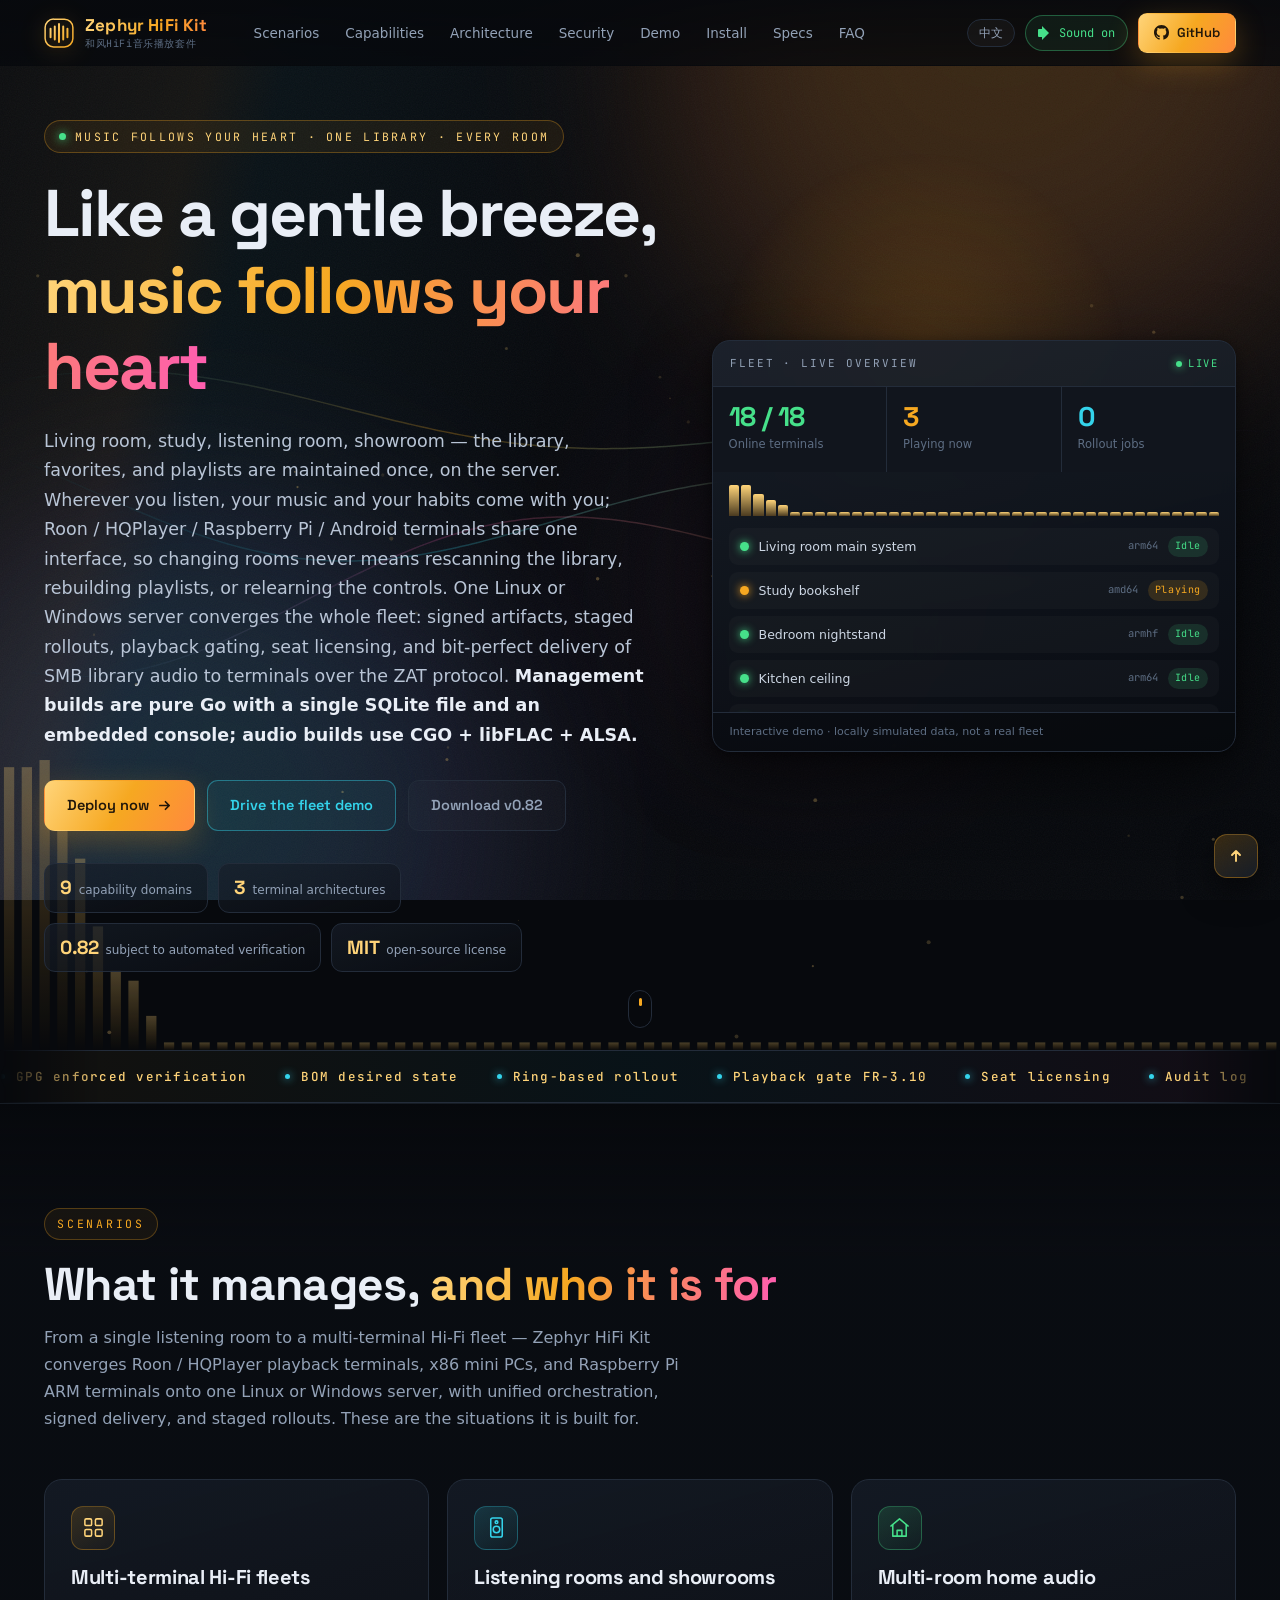
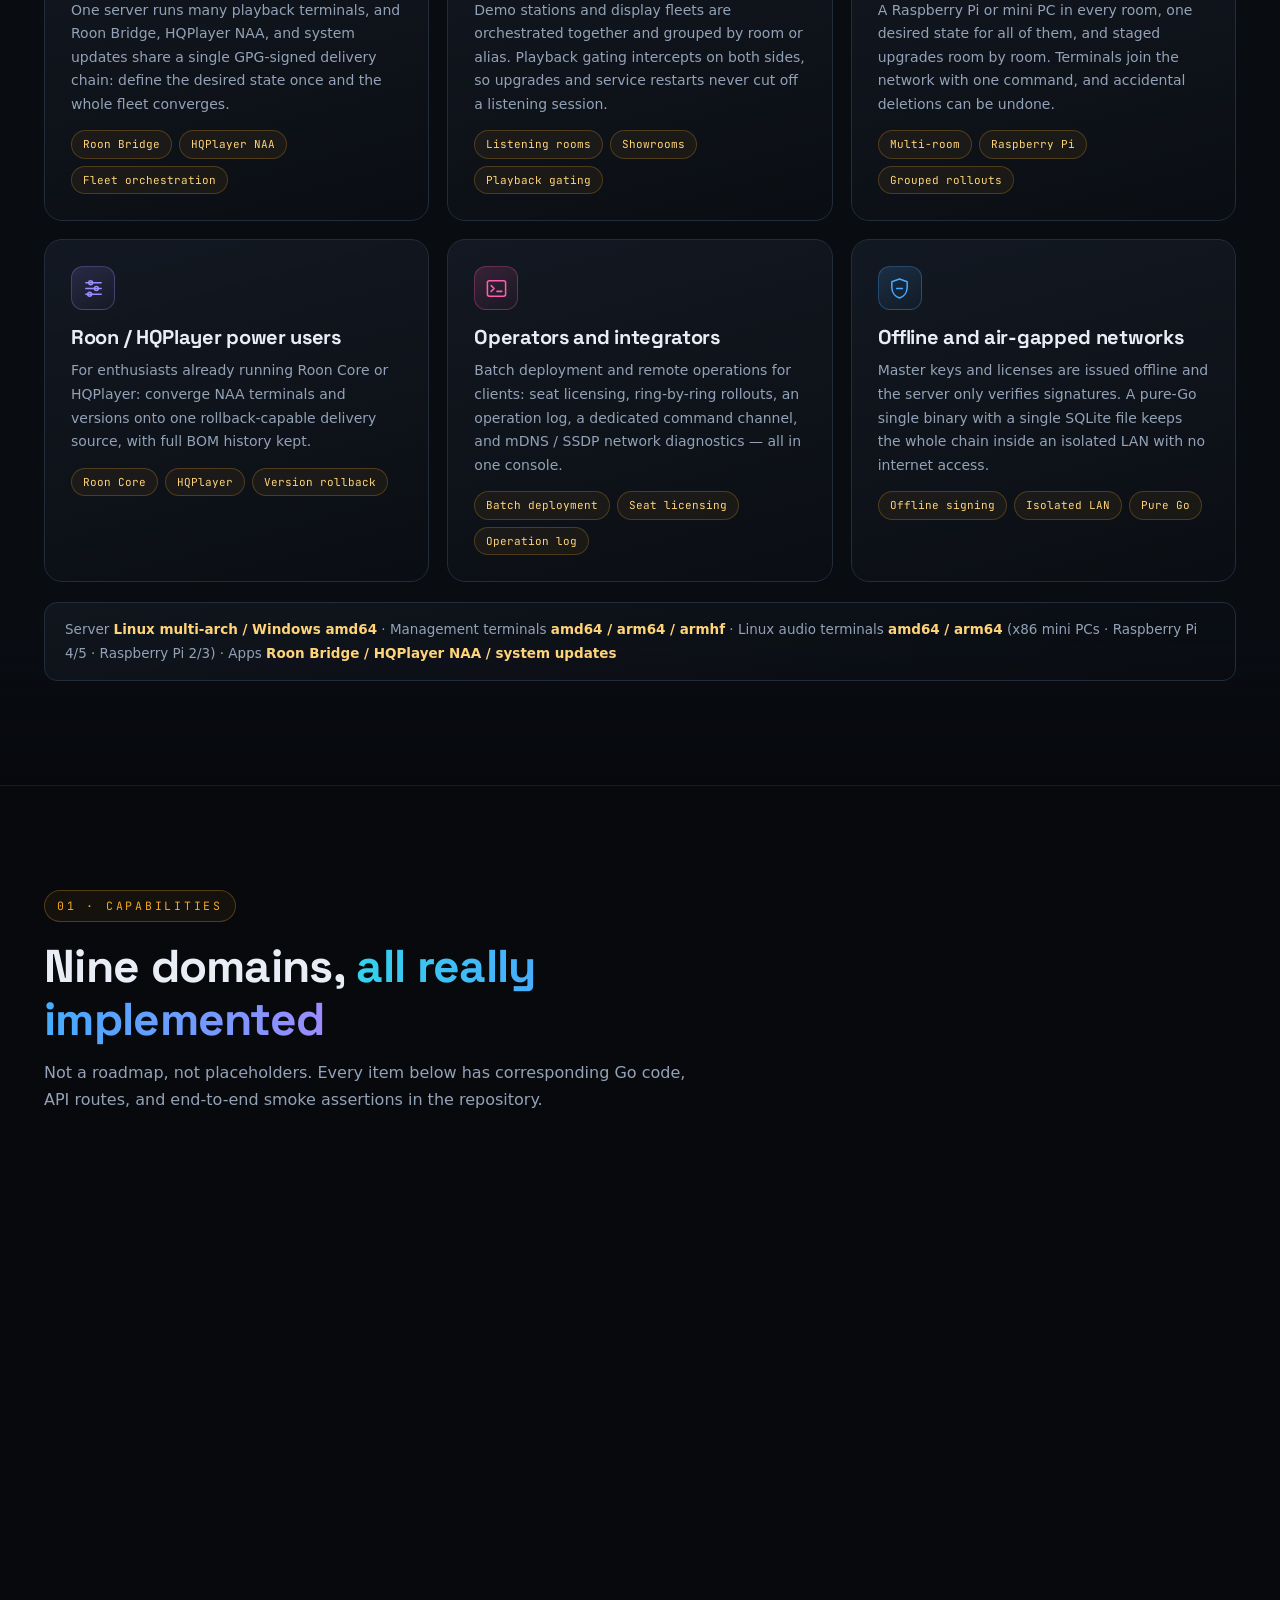
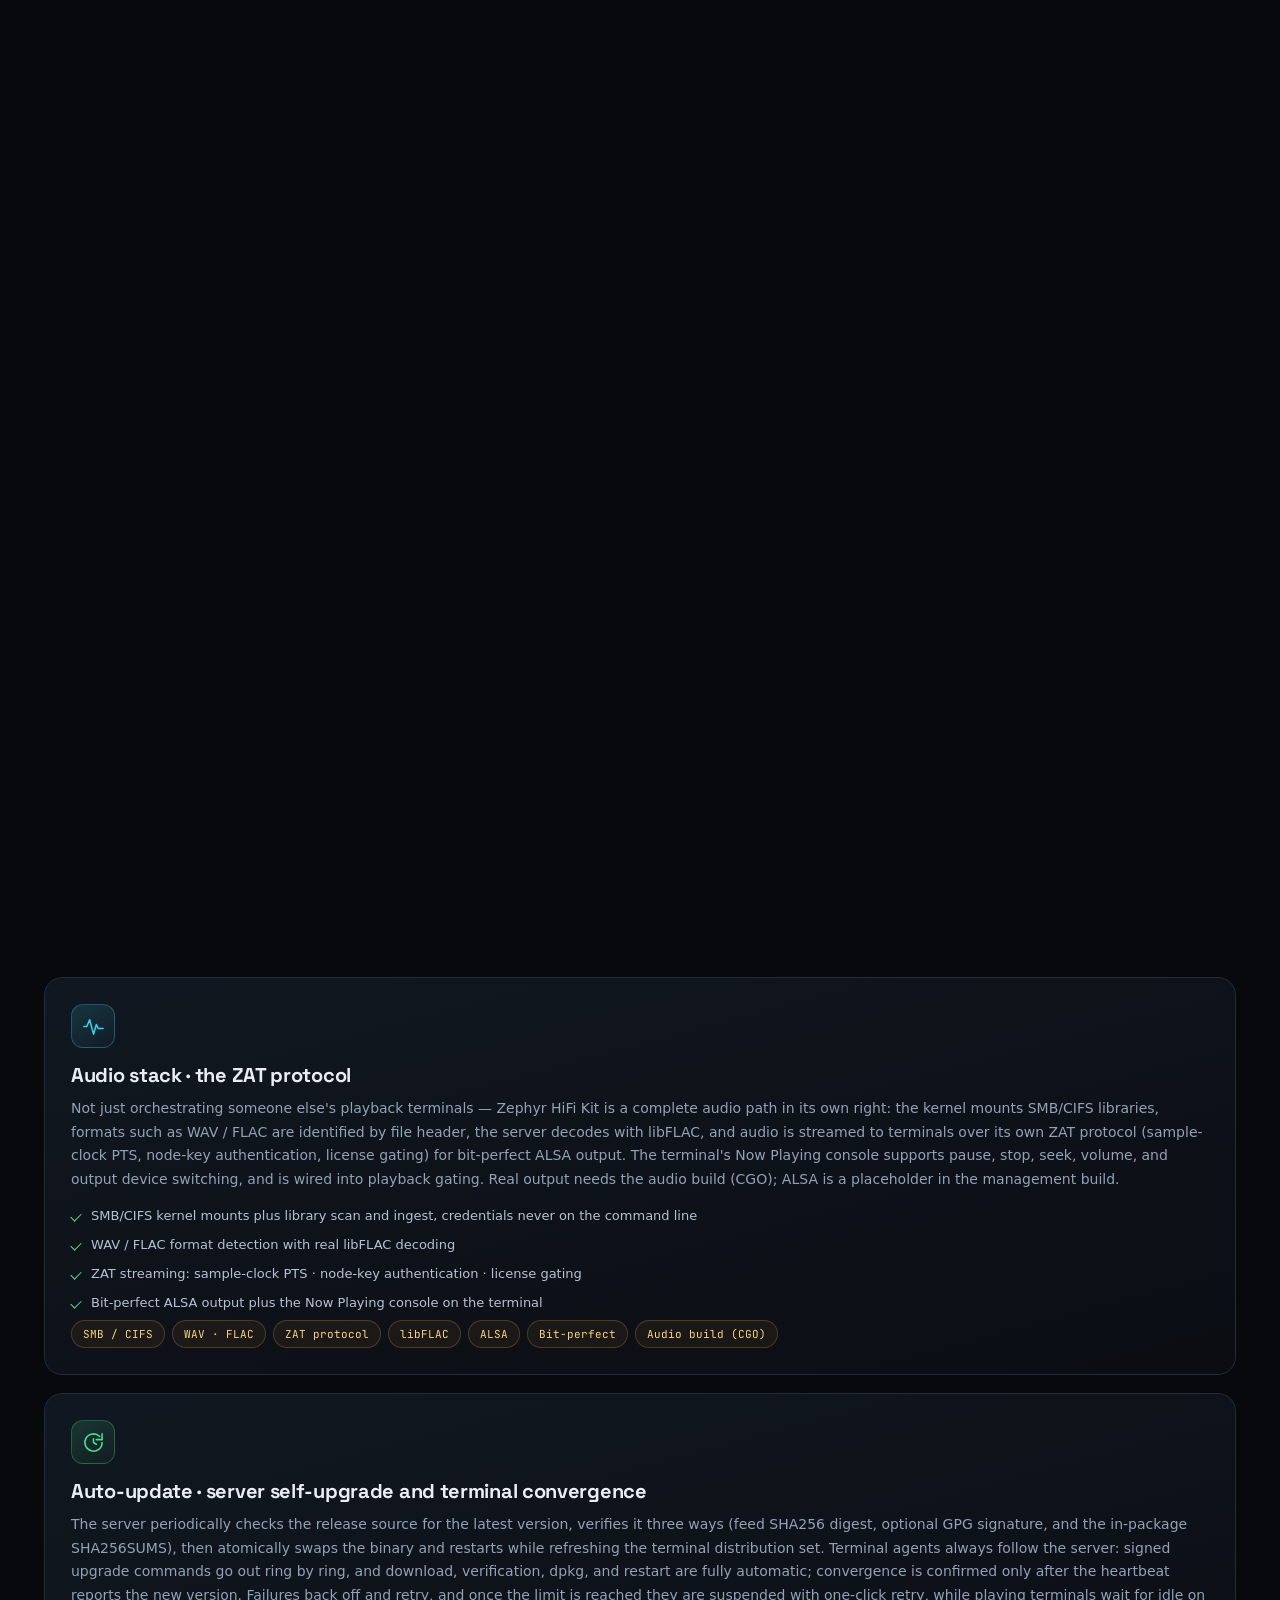
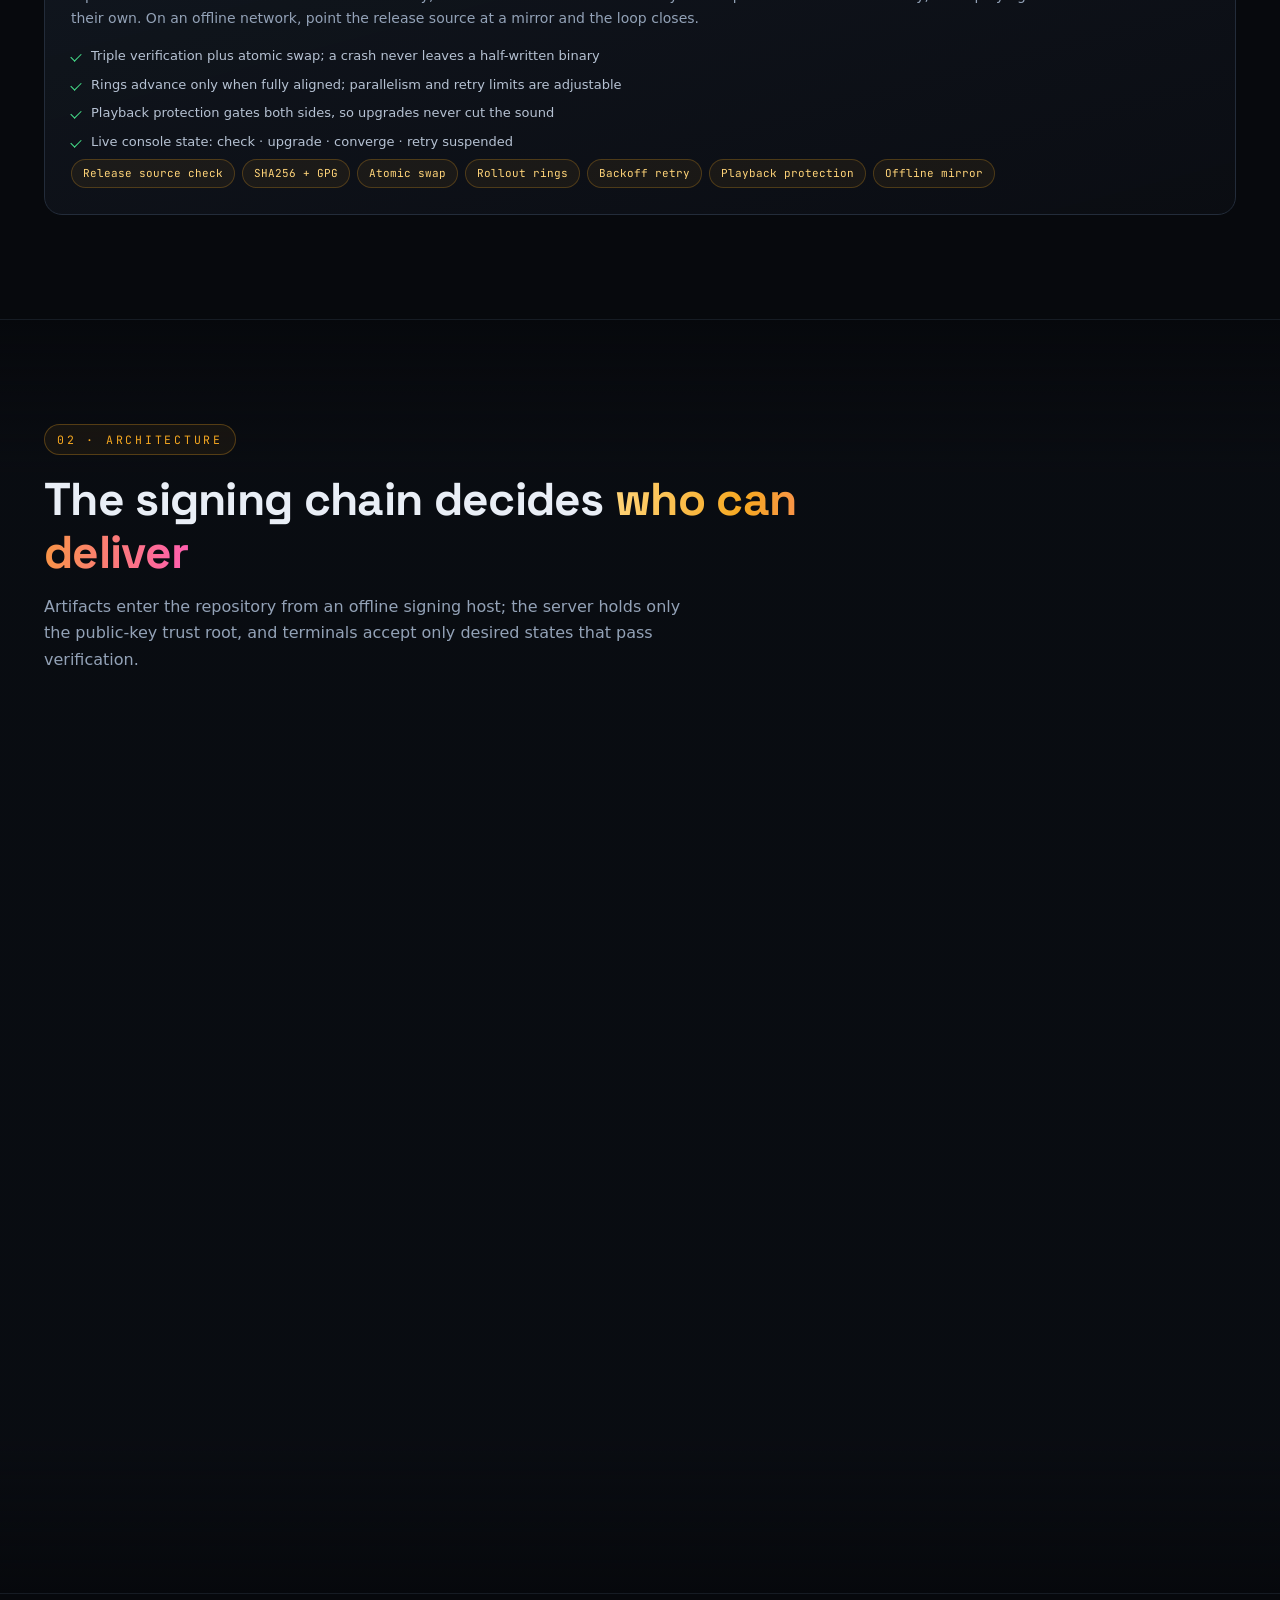
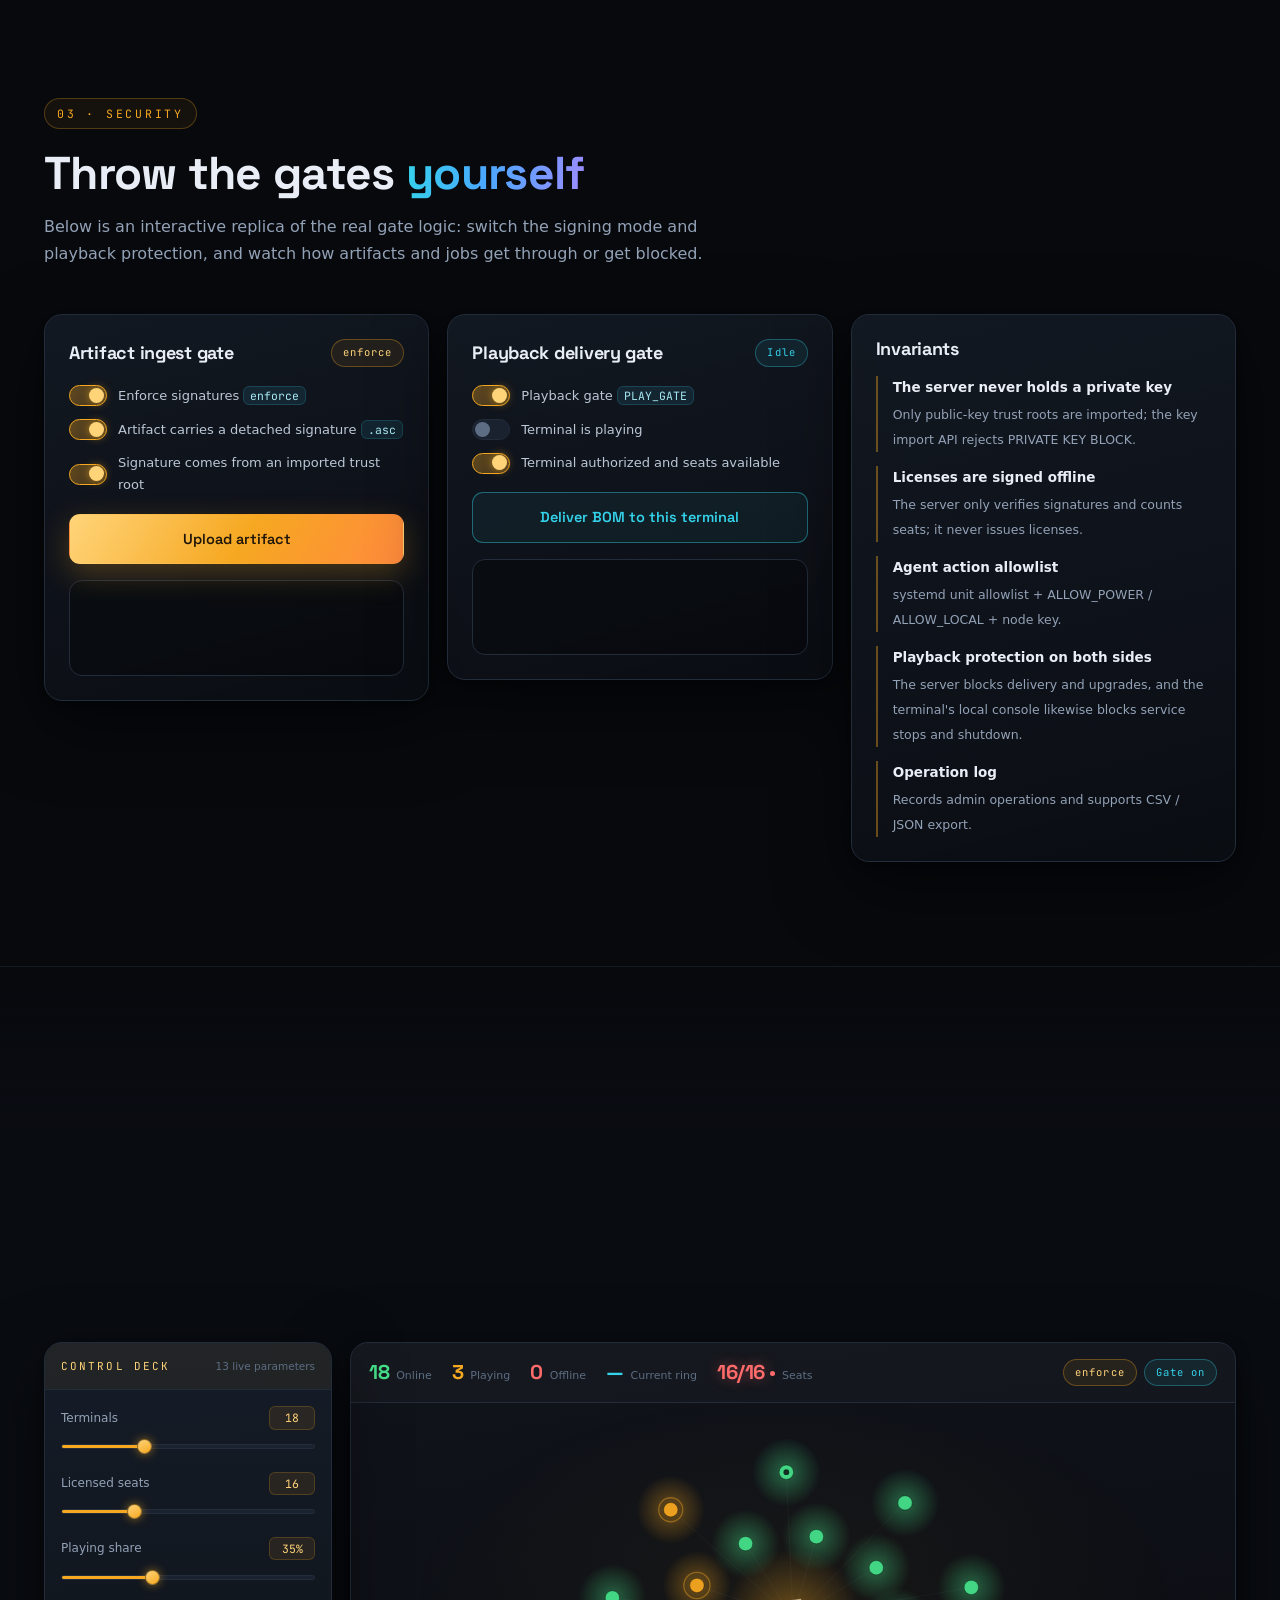
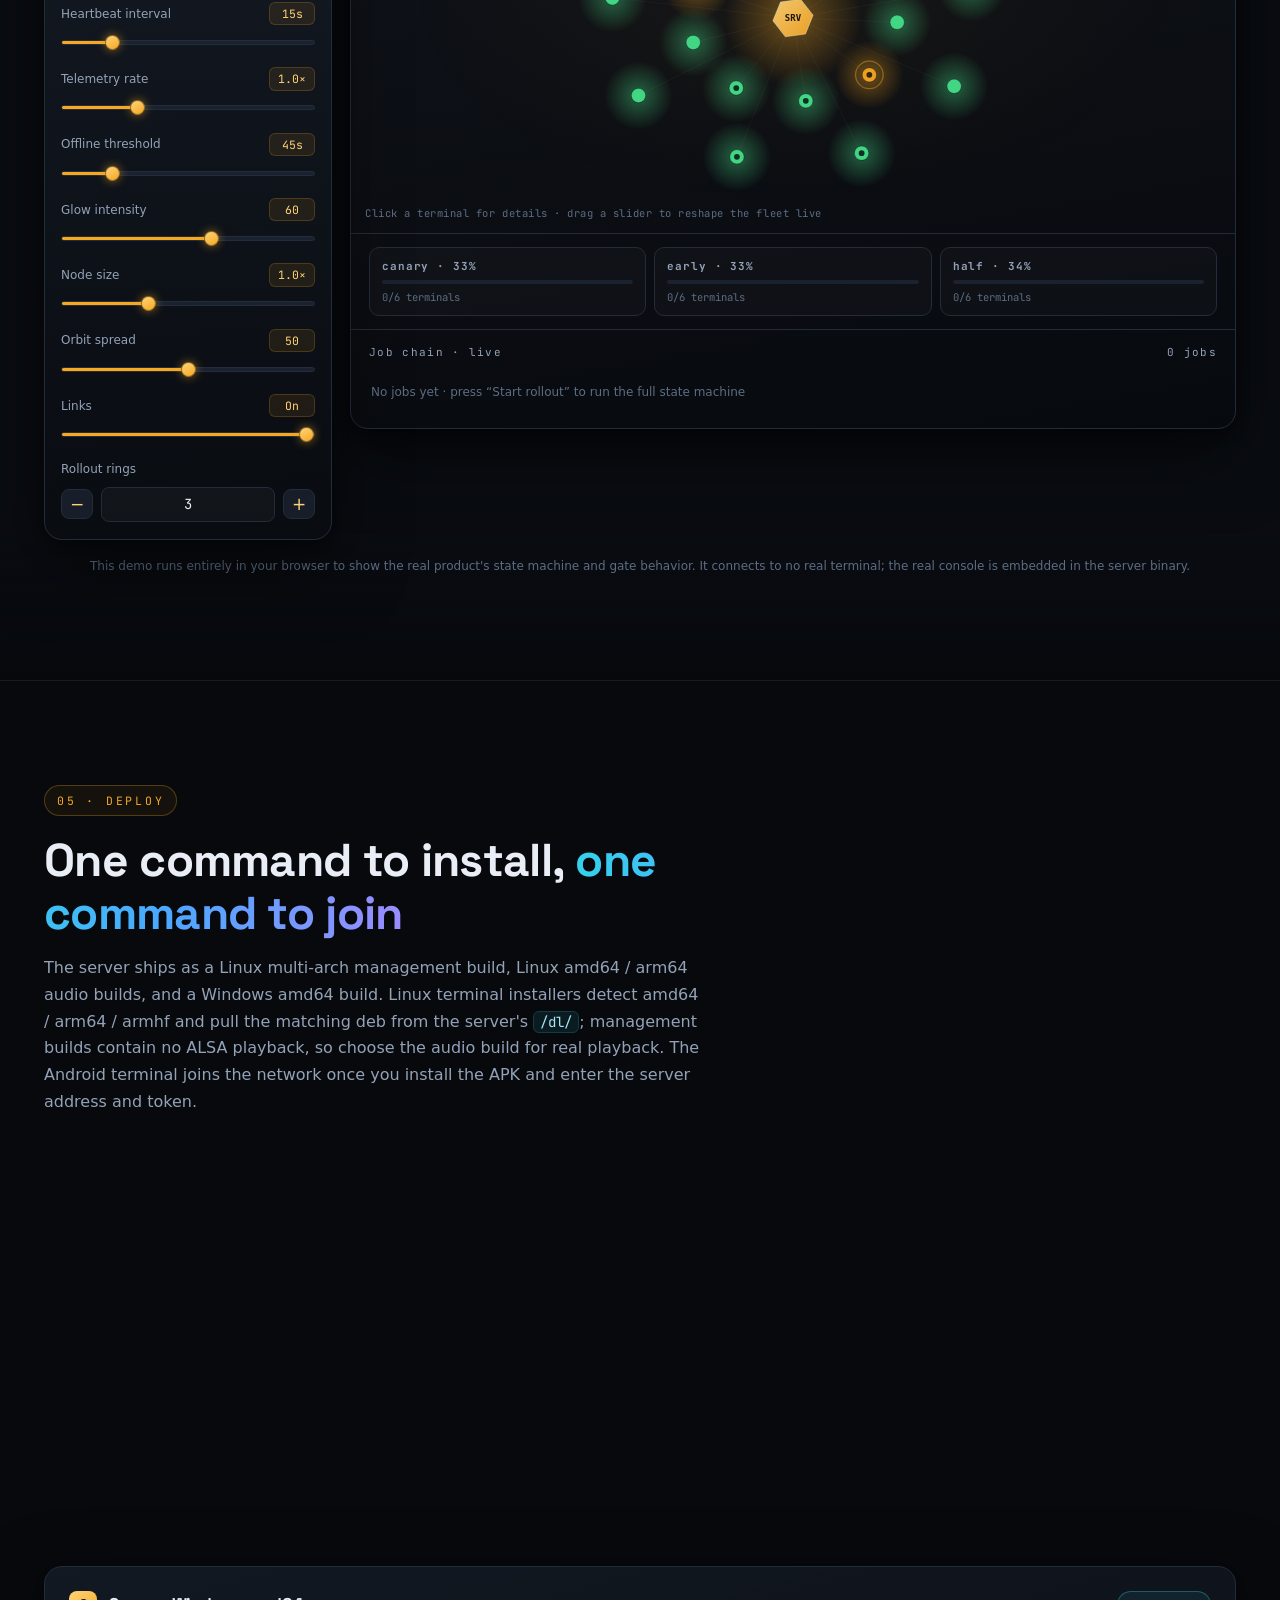
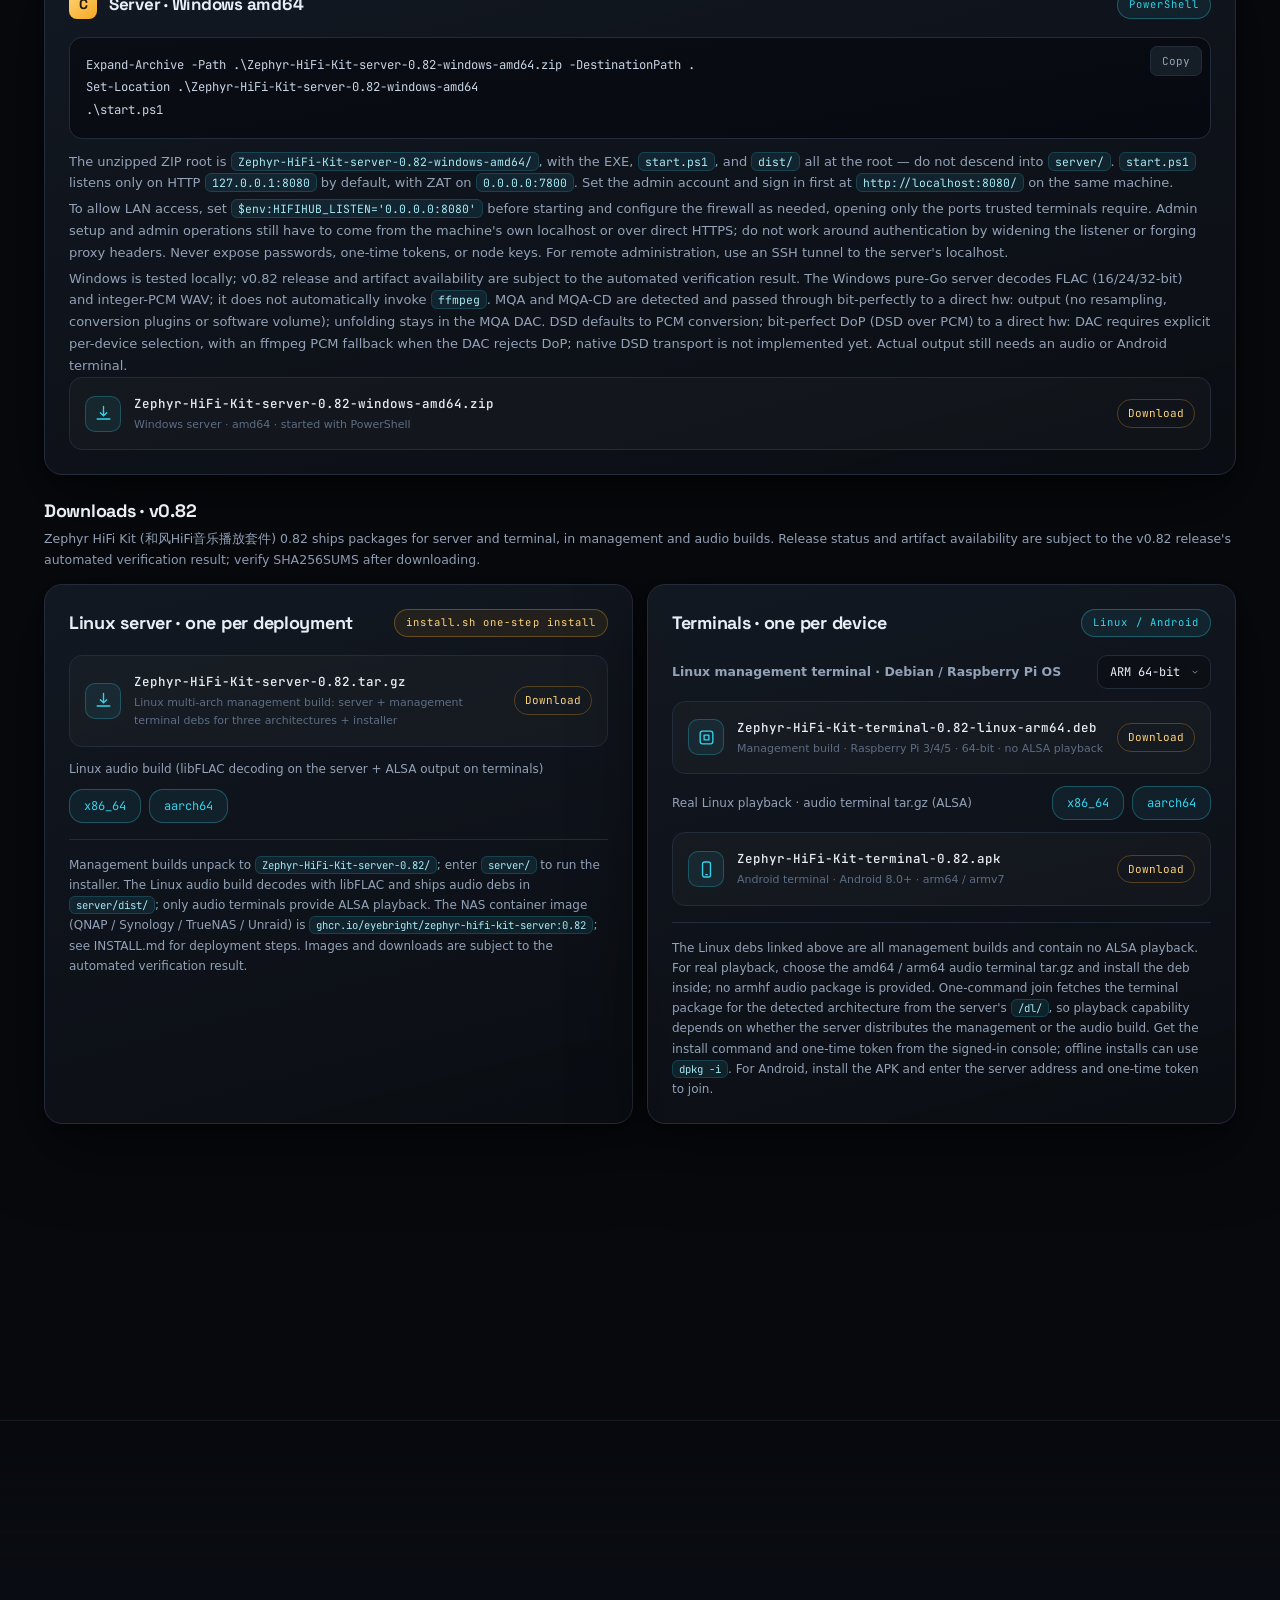
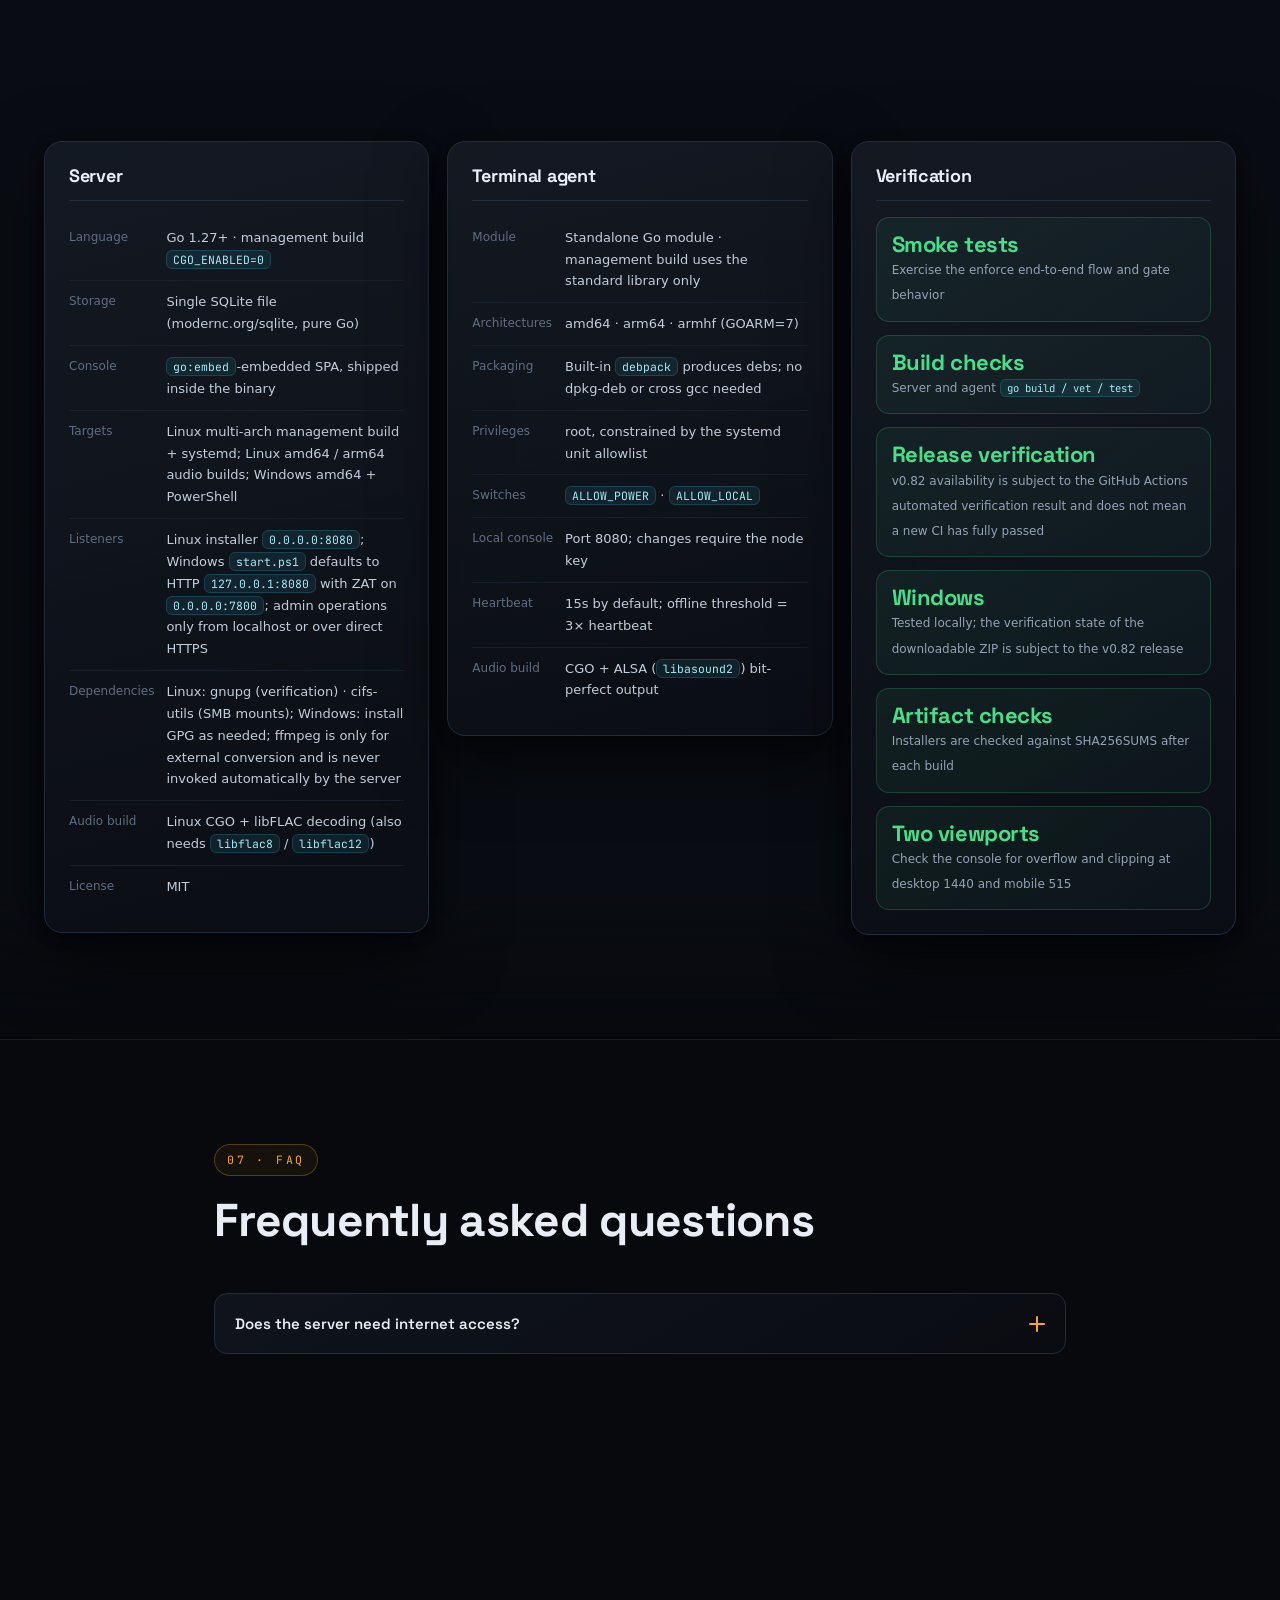
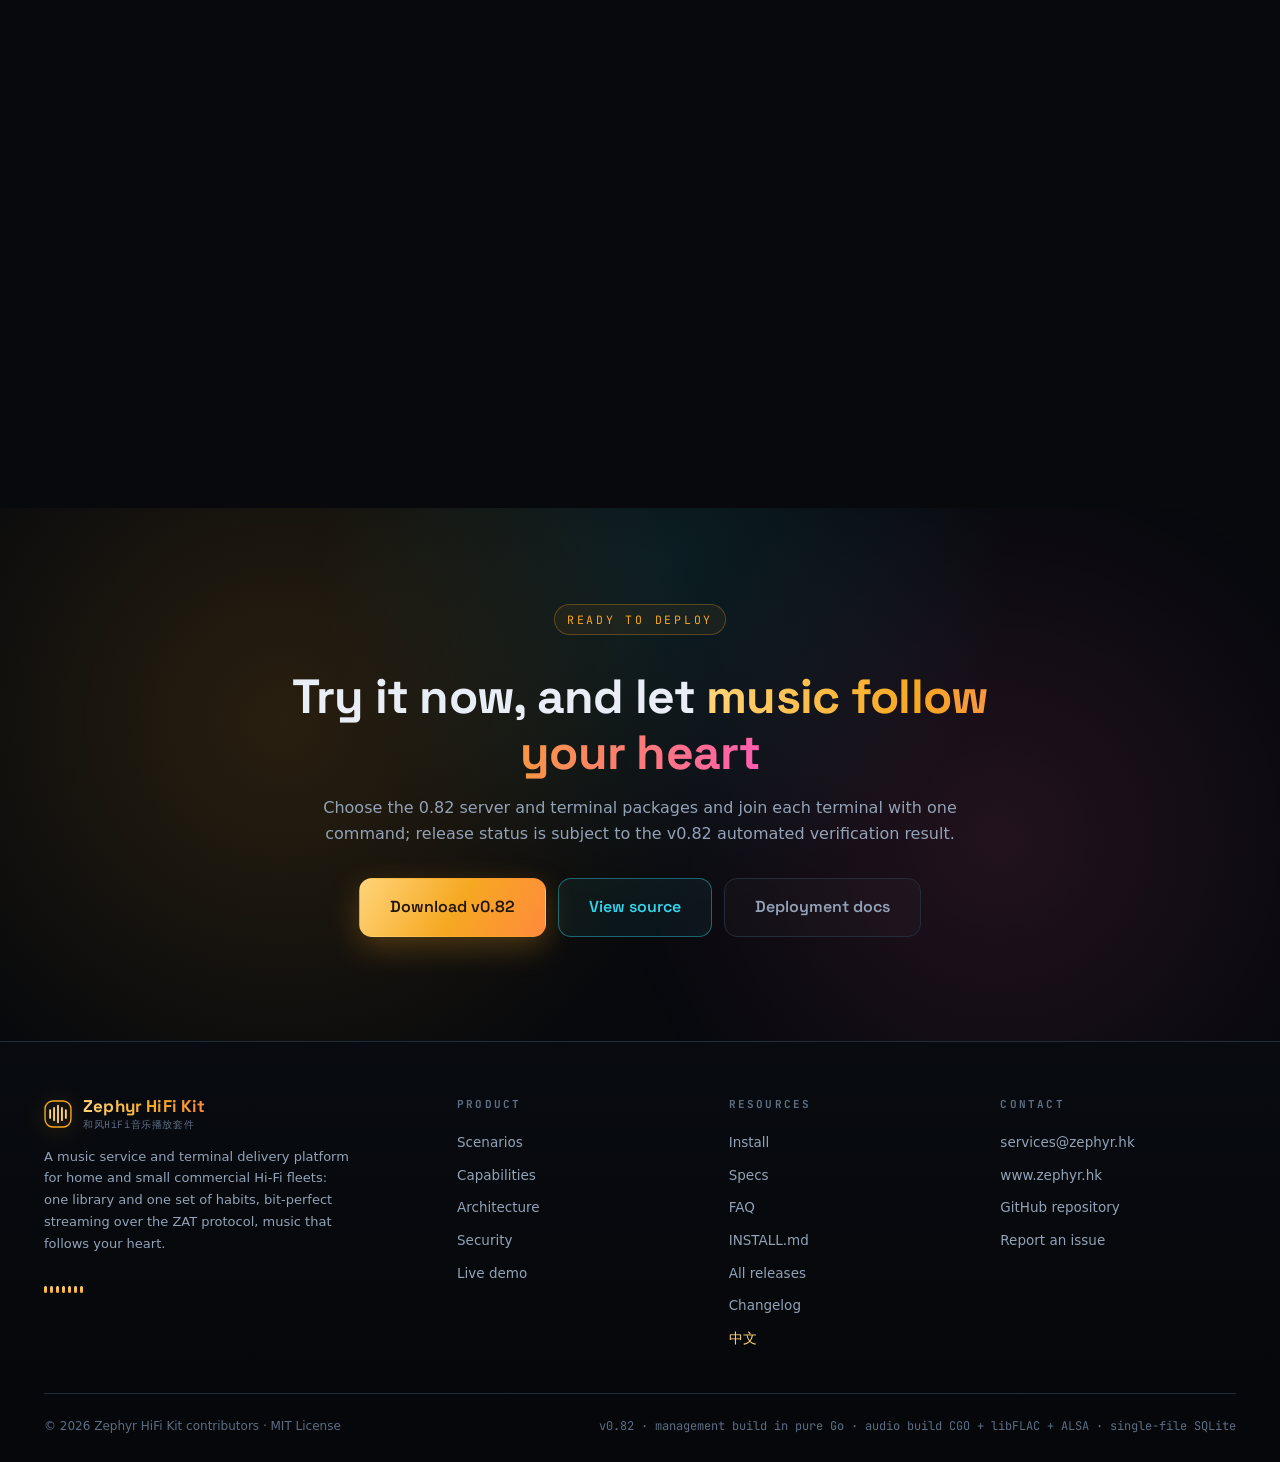
<file: docs/index.html>
<!DOCTYPE html>
<html lang="en">
<head>
<meta charset="utf-8">
<meta name="viewport" content="width=device-width, initial-scale=1, viewport-fit=cover">
<title>Zephyr HiFi Kit 0.82 | Music follows your heart · 和风HiFi音乐播放套件</title>
<meta name="description" content="Zephyr HiFi Kit (和风HiFi音乐播放套件) 0.82: one library, one set of favorites, one set of habits — your music follows your heart. Linux multi-arch and Windows amd64 servers, Linux management and audio terminals, Android APK. Unifies Roon / HQPlayer / system updates with signed artifacts, staged rollouts, playback gating, seat licensing, and ZAT audio streaming. Management terminals contain no ALSA playback; choose the audio build for real Linux playback. Release and artifact availability are subject to the v0.82 automated verification result.">
<meta name="keywords" content="Zephyr HiFi Kit,和风HiFi音乐播放套件,Hi-Fi fleet management,Roon multi-terminal management,HQPlayer NAA,listening room system,audio showroom,multi-room audio,one library many rooms,music follows your heart,Raspberry Pi Hi-Fi terminal,Linux music server,Windows music server,staged rollout,playback gating,seat licensing,ZAT audio protocol,SMB music library,FLAC decoding,ALSA bit-perfect">
<meta name="robots" content="index, follow, max-image-preview:large, max-snippet:-1">
<meta name="theme-color" content="#07090d">
<link rel="canonical" href="https://zephyr.hk/">
<link rel="alternate" hreflang="en" href="https://zephyr.hk/">
<link rel="alternate" hreflang="zh-CN" href="https://zephyr.hk/zh.html">
<link rel="alternate" hreflang="x-default" href="https://zephyr.hk/">
<meta property="og:type" content="website">
<meta property="og:site_name" content="Zephyr HiFi Kit · 和风HiFi音乐播放套件">
<meta property="og:locale" content="en_US">
<meta property="og:title" content="Zephyr HiFi Kit 0.82 | Music follows your heart · 和风HiFi音乐播放套件">
<meta property="og:description" content="Zephyr HiFi Kit (和风HiFi音乐播放套件): one library, one set of favorites, one set of habits — your music follows your heart. 0.82 ships Linux / Windows servers, Linux management and audio terminals, and an Android APK; management terminals contain no ALSA playback. Availability is subject to the v0.82 automated verification result.">
<meta property="og:url" content="https://zephyr.hk/">
<meta property="og:image" content="https://zephyr.hk/og.png">
<meta property="og:image:width" content="1536">
<meta property="og:image:height" content="1024">
<meta property="og:image:alt" content="Zephyr HiFi Kit · 和风HiFi音乐播放套件 — the single delivery source for your Hi-Fi fleet">
<meta name="twitter:card" content="summary_large_image">
<meta name="twitter:title" content="Zephyr HiFi Kit · 和风HiFi音乐播放套件 0.82">
<meta name="twitter:description" content="Zephyr HiFi Kit (和风HiFi音乐播放套件): one library, many listening rooms. Linux / Windows servers orchestrate everything and stream over ZAT; choose the audio build for real Linux playback, since management debs contain no ALSA playback. Availability is subject to the v0.82 automated verification result.">
<meta name="twitter:image" content="https://zephyr.hk/og.png">
<meta name="twitter:image:alt" content="Zephyr HiFi Kit · 和风HiFi音乐播放套件 — the single delivery source for your Hi-Fi fleet">
<link rel="icon" href="favicon.svg" type="image/svg+xml">
<link rel="apple-touch-icon" href="favicon.svg">
<link rel="preconnect" href="https://fonts.googleapis.com">
<link rel="preconnect" href="https://fonts.gstatic.com" crossorigin>
<link href="https://fonts.googleapis.com/css2?family=Space+Grotesk:wght@400;500;600;700&family=JetBrains+Mono:wght@400;500;700&display=swap" rel="stylesheet">
<link rel="stylesheet" href="style.css">
<script type="application/ld+json">
{
  "@context": "https://schema.org",
  "@graph": [
    {
      "@type": "WebSite",
      "name": "Zephyr HiFi Kit",
      "alternateName": "和风HiFi音乐播放套件",
      "url": "https://zephyr.hk/",
      "inLanguage": "en"
    },
    {
      "@type": "SoftwareApplication",
      "name": "Zephyr HiFi Kit",
      "alternateName": "和风HiFi音乐播放套件",
      "url": "https://zephyr.hk/",
      "image": "https://zephyr.hk/og.png",
      "screenshot": "https://zephyr.hk/og.png",
      "description": "Zephyr HiFi Kit (和风HiFi音乐播放套件) 0.82: one library, one set of favorites, one set of habits — your music follows your heart. Linux / Windows servers orchestrate Roon / HQPlayer / system updates, with signed artifacts, staged rollouts, playback gating, seat licensing, and ZAT audio streaming. Linux management terminal debs contain no ALSA playback; real playback needs the audio build, and availability is subject to the v0.82 automated verification result.",
      "applicationCategory": "MultimediaApplication",
      "applicationSubCategory": "Hi-Fi fleet management and artifact delivery",
      "operatingSystem": "Linux multi-arch server; Windows amd64 server; Linux management terminals amd64 / arm64 / armhf, audio terminals amd64 / arm64; Android 8.0+ (arm64 / armv7)",
      "softwareVersion": "0.82",
      "license": "https://opensource.org/licenses/MIT",
      "downloadUrl": "https://github.com/Eyebright/Zephyr-HiFi-Kit/releases/tag/v0.82",
      "installUrl": "https://zephyr.hk/#install",
      "offers": { "@type": "Offer", "price": "0", "priceCurrency": "USD" },
      "featureList": [
        "Unified orchestration for multi-terminal Hi-Fi fleets (Roon Bridge / HQPlayer NAA / system updates)",
        "GPG-signed artifact repository and BOM desired state",
        "Ring-based staged rollouts with automatic rollback on failure",
        "Playback gating on both the server and the terminal",
        "Seat licensing with offline license verification",
        "Operation log and command channel",
        "SMB/CIFS library mounts with audio format detection (WAV / FLAC)",
        "ZAT streaming protocol with bit-perfect ALSA playback on Linux audio terminals (management terminals contain no ALSA playback)",
        "Management build: pure-Go single binary, single SQLite file, runs offline on an intranet; audio build: CGO + libFLAC + ALSA"
      ],
      "audience": {
        "@type": "Audience",
        "audienceType": "Hi-Fi fleet operators, listening rooms, audio showrooms, multi-room audio integrators"
      }
    },
    {
      "@type": "FAQPage",
      "mainEntity": [
        { "@type": "Question", "name": "Does the server need internet access?", "acceptedAnswer": { "@type": "Answer", "text": "No. Master key operations and license issuance can run fully offline, and the whole chain can operate inside an isolated LAN. Terminal installers fetch packages from the server's /dl/ and never reach the public internet." } },
        { "@type": "Question", "name": "Why no online builds or binary patches?", "acceptedAnswer": { "@type": "Answer", "text": "Online builds would require built-in cross toolchains, which is unacceptable in size and attack surface; binary patches would break the signature chain. Both were removed in favor of one verifiable path: offline/CI build → sign → upload to the repository." } },
        { "@type": "Question", "name": "Will upgrades interrupt a terminal that is playing?", "acceptedAnswer": { "@type": "Answer", "text": "No. Playback gating runs on both the server and the terminal, and jobs enter waiting_idle until the terminal is free. System upgrades, service stops, and shutdown are blocked during playback as well." } },
        { "@type": "Question", "name": "How does licensing work?", "acceptedAnswer": { "@type": "Answer", "text": "The server ships with authorization for 3 terminals. Beyond that, a private issuer signs expansion licenses offline; the server verifies them with the issuer's public key and tracks seat usage. Terminals need no certificate." } },
        { "@type": "Question", "name": "How do staged rollouts advance?", "acceptedAnswer": { "@type": "Answer", "text": "Ring percentages must sum to 100, and the bound BOM version must already be published. While the current ring has unfinished jobs, advancing returns 409 so a failure does not spread. Changes can be undone." } },
        { "@type": "Question", "name": "Where does console authentication happen?", "acceptedAnswer": { "@type": "Answer", "text": "The console has built-in single-admin authentication; first run walks you through setting the admin name and password. Existing administrators receive a trusted session automatically on the server's own localhost. Remote admin operations still require login over direct HTTPS; the backend does not trust TLS forwarding headers from a reverse proxy." } },
        { "@type": "Question", "name": "What if I delete a BOM version or a terminal by mistake?", "acceptedAnswer": { "@type": "Answer", "text": "BOM keeps its full version history and can be rolled back; a rollback creates a new published version instead of overwriting history. Deregistered terminals can be restored." } },
        { "@type": "Question", "name": "Which terminal hardware is supported?", "acceptedAnswer": { "@type": "Answer", "text": "Linux installers detect amd64, arm64, and armhf automatically, covering x86 mini PCs, Raspberry Pi 4/5 (64-bit), and Raspberry Pi 2/3 (32-bit). There is also an Android terminal APK for Android 8.0+ devices on arm64 / armv7, with bit-perfect output through AAudio." } }
      ]
    }
  ]
}
</script>
</head>
<body>
<a class="skip" href="#main">Skip to main content</a>

<div class="bg-layer" aria-hidden="true">
  <div class="aurora a1"></div>
  <div class="aurora a2"></div>
  <div class="aurora a3"></div>
  <div class="beam"></div>
  <div class="grain"></div>
</div>

<header class="nav" id="nav">
  <div class="nav-in">
    <a class="brand" href="#top" aria-label="Zephyr HiFi Kit home">
      <span class="brand-mark" aria-hidden="true">
        <svg viewBox="0 0 32 32" width="30" height="30"><defs><linearGradient id="bm" x1="0" y1="0" x2="1" y2="1"><stop offset="0" stop-color="#ffd479"/><stop offset="1" stop-color="#f6a821"/></linearGradient></defs><rect x="1.2" y="1.2" width="29.6" height="29.6" rx="9" fill="none" stroke="url(#bm)" stroke-width="1.6"/><path d="M7 20.5V11.5M11.5 23V9M16 25.5V6.5M20.5 23V9M25 20.5V11.5" stroke="url(#bm)" stroke-width="2.1" stroke-linecap="round"/></svg>
      </span>
      <span class="brand-txt">
        <b>Zephyr HiFi Kit</b>
        <i>和风HiFi音乐播放套件</i>
      </span>
    </a>
    <nav class="links" id="nav-links" aria-label="Page navigation">
      <a href="#scenarios" data-spy="scenarios">Scenarios</a>
      <a href="#features" data-spy="features">Capabilities</a>
      <a href="#architecture" data-spy="architecture">Architecture</a>
      <a href="#security" data-spy="security">Security</a>
      <a href="#demo" data-spy="demo">Demo</a>
      <a href="#install" data-spy="install">Install</a>
      <a href="#specs" data-spy="specs">Specs</a>
      <a href="#faq" data-spy="faq">FAQ</a>
    </nav>
    <div class="nav-act">
      <a class="lang-switch" href="zh.html" hreflang="zh-CN" lang="zh-CN" data-lang-switch title="切换到中文">中文</a>
      <button class="snd" id="snd" type="button" aria-pressed="true" title="Sound master switch: mute everything in one click · background music “500 Miles”">
        <span class="snd-ico" aria-hidden="true"></span><span id="snd-txt">Sound on</span>
      </button>
      <a class="btn gold sm" href="https://github.com/Eyebright/Zephyr-HiFi-Kit" target="_blank" rel="noopener">
        <svg viewBox="0 0 16 16" width="15" height="15" aria-hidden="true"><path fill="currentColor" d="M8 0C3.58 0 0 3.58 0 8c0 3.54 2.29 6.53 5.47 7.59.4.07.55-.17.55-.38 0-.19-.01-.82-.01-1.49-2.01.37-2.53-.49-2.69-.94-.09-.23-.48-.94-.82-1.13-.28-.15-.68-.52-.01-.53.63-.01 1.08.58 1.23.82.72 1.21 1.87.87 2.33.66.07-.52.28-.87.51-1.07-1.78-.2-3.64-.89-3.64-3.95 0-.87.31-1.59.82-2.15-.08-.2-.36-1.02.08-2.12 0 0 .67-.21 2.2.82a7.6 7.6 0 0 1 2-.27c.68 0 1.36.09 2 .27 1.53-1.04 2.2-.82 2.2-.82.44 1.1.16 1.92.08 2.12.51.56.82 1.27.82 2.15 0 3.07-1.87 3.75-3.65 3.95.29.25.54.73.54 1.48 0 1.07-.01 1.93-.01 2.2 0 .21.15.46.55.38A8.01 8.01 0 0 0 16 8c0-4.42-3.58-8-8-8Z"/></svg>
        GitHub
      </a>
      <button class="burger" id="burger" type="button" aria-label="Open navigation" aria-expanded="false"><span></span><span></span><span></span></button>
    </div>
  </div>
  <div class="nav-prog" id="nav-prog" aria-hidden="true"></div>
</header>

<main id="main">

<!-- ══════════ HERO ══════════ -->
<section class="hero" id="top">
  <canvas id="hero-cv" aria-hidden="true"></canvas>
  <div class="hero-in">
    <div class="hero-copy">
      <div class="eyebrow rv" style="--d:0ms"><span class="dot"></span>MUSIC FOLLOWS YOUR HEART · ONE LIBRARY · EVERY ROOM</div>
      <h1 class="rv" style="--d:70ms">Like a gentle breeze,<br><span class="grad-warm">music follows your heart</span></h1>
      <p class="lede rv" style="--d:150ms">
        Living room, study, listening room, showroom — the library, favorites, and playlists are maintained once, on the server.
        Wherever you listen, your music and your habits come with you; Roon / HQPlayer / Raspberry Pi / Android terminals share one
        interface, so changing rooms never means rescanning the library, rebuilding playlists, or relearning the controls. One Linux or
        Windows server converges the whole fleet: signed artifacts, staged rollouts, playback gating, seat licensing, and bit-perfect
        delivery of SMB library audio to terminals over the ZAT protocol. <b>Management builds are pure Go with a single SQLite file and
        an embedded console; audio builds use CGO + libFLAC + ALSA.</b>
      </p>
      <div class="hero-cta rv" style="--d:230ms">
        <a class="btn gold" href="#install">Deploy now<svg viewBox="0 0 16 16" width="15" height="15" aria-hidden="true"><path fill="none" stroke="currentColor" stroke-width="1.8" stroke-linecap="round" stroke-linejoin="round" d="M3 8h10M9 4l4 4-4 4"/></svg></a>
        <a class="btn line" href="#demo">Drive the fleet demo</a>
        <a class="btn ghost" href="https://github.com/Eyebright/Zephyr-HiFi-Kit/releases/tag/v0.82" target="_blank" rel="noopener">Download v0.82</a>
      </div>
      <ul class="hero-chips rv" style="--d:310ms">
        <li><b>9</b>capability domains</li>
        <li><b>3</b>terminal architectures</li>
        <li><b>0.82</b>subject to automated verification</li>
        <li><b>MIT</b>open-source license</li>
      </ul>
    </div>
    <aside class="hero-panel rv" style="--d:380ms" aria-label="Live fleet overview">
      <div class="hp-top">
        <span class="hp-t">FLEET · LIVE OVERVIEW</span>
        <span class="hp-live"><i></i>LIVE</span>
      </div>
      <div class="hp-kpis">
        <div class="hp-k"><b id="hp-online">—</b><span>Online terminals</span></div>
        <div class="hp-k"><b id="hp-play">—</b><span>Playing now</span></div>
        <div class="hp-k"><b id="hp-jobs">—</b><span>Rollout jobs</span></div>
      </div>
      <div class="hp-spec" id="hp-spec" aria-hidden="true"></div>
      <div class="hp-rows" id="hp-rows"></div>
      <div class="hp-foot">Interactive demo · locally simulated data, not a real fleet</div>
    </aside>
  </div>
  <a class="scroll-hint" href="#features" aria-label="Scroll down"><span></span></a>
</section>

<!-- ══════════ MARQUEE ══════════ -->
<div class="marquee" aria-hidden="true">
  <div class="mq-track" id="mq-track"></div>
</div>

<!-- ══════════ SCENARIOS ══════════ -->
<section class="sec alt" id="scenarios">
  <div class="wrap">
    <header class="sec-h rv">
      <span class="kicker">SCENARIOS</span>
      <h2>What it manages, <span class="grad-warm">and who it is for</span></h2>
      <p>From a single listening room to a multi-terminal Hi-Fi fleet — Zephyr HiFi Kit converges Roon / HQPlayer playback terminals, x86 mini PCs, and Raspberry Pi ARM terminals onto one Linux or Windows server, with unified orchestration, signed delivery, and staged rollouts. These are the situations it is built for.</p>
    </header>
    <div class="bento">
      <article class="cell rv" data-hue="amber">
        <div class="cell-ico" aria-hidden="true"><svg viewBox="0 0 24 24"><rect x="3" y="3" width="7" height="7" rx="1.5"/><rect x="14" y="3" width="7" height="7" rx="1.5"/><rect x="3" y="14" width="7" height="7" rx="1.5"/><rect x="14" y="14" width="7" height="7" rx="1.5"/></svg></div>
        <h3>Multi-terminal Hi-Fi fleets</h3>
        <p>One server runs many playback terminals, and Roon Bridge, HQPlayer NAA, and system updates share a single GPG-signed delivery chain: define the desired state once and the whole fleet converges.</p>
        <div class="agent-tags"><span>Roon Bridge</span><span>HQPlayer NAA</span><span>Fleet orchestration</span></div>
      </article>
      <article class="cell rv" data-hue="cyan">
        <div class="cell-ico" aria-hidden="true"><svg viewBox="0 0 24 24"><rect x="6" y="2" width="12" height="20" rx="2"/><circle cx="12" cy="14" r="3.4"/><circle cx="12" cy="6.5" r="1.4"/></svg></div>
        <h3>Listening rooms and showrooms</h3>
        <p>Demo stations and display fleets are orchestrated together and grouped by room or alias. Playback gating intercepts on both sides, so upgrades and service restarts never cut off a listening session.</p>
        <div class="agent-tags"><span>Listening rooms</span><span>Showrooms</span><span>Playback gating</span></div>
      </article>
      <article class="cell rv" data-hue="green">
        <div class="cell-ico" aria-hidden="true"><svg viewBox="0 0 24 24"><path d="M3 10.5 12 3l9 7.5"/><path d="M5 9.5V21h14V9.5"/><path d="M9.5 21v-6h5v6"/></svg></div>
        <h3>Multi-room home audio</h3>
        <p>A Raspberry Pi or mini PC in every room, one desired state for all of them, and staged upgrades room by room. Terminals join the network with one command, and accidental deletions can be undone.</p>
        <div class="agent-tags"><span>Multi-room</span><span>Raspberry Pi</span><span>Grouped rollouts</span></div>
      </article>
      <article class="cell rv" data-hue="violet">
        <div class="cell-ico" aria-hidden="true"><svg viewBox="0 0 24 24"><path d="M4 6h16M4 12h16M4 18h16"/><circle cx="9" cy="6" r="2"/><circle cx="15" cy="12" r="2"/><circle cx="8" cy="18" r="2"/></svg></div>
        <h3>Roon / HQPlayer power users</h3>
        <p>For enthusiasts already running Roon Core or HQPlayer: converge NAA terminals and versions onto one rollback-capable delivery source, with full BOM history kept.</p>
        <div class="agent-tags"><span>Roon Core</span><span>HQPlayer</span><span>Version rollback</span></div>
      </article>
      <article class="cell rv" data-hue="magenta">
        <div class="cell-ico" aria-hidden="true"><svg viewBox="0 0 24 24"><rect x="2.5" y="4" width="19" height="16" rx="2"/><path d="M6.5 9l3 3-3 3M12.5 15h5"/></svg></div>
        <h3>Operators and integrators</h3>
        <p>Batch deployment and remote operations for clients: seat licensing, ring-by-ring rollouts, an operation log, a dedicated command channel, and mDNS / SSDP network diagnostics — all in one console.</p>
        <div class="agent-tags"><span>Batch deployment</span><span>Seat licensing</span><span>Operation log</span></div>
      </article>
      <article class="cell rv" data-hue="blue">
        <div class="cell-ico" aria-hidden="true"><svg viewBox="0 0 24 24"><path d="M12 2 4 5v6c0 5 3.4 9.4 8 11 4.6-1.6 8-6 8-11V5l-8-3Z"/><path d="M9 12h6"/></svg></div>
        <h3>Offline and air-gapped networks</h3>
        <p>Master keys and licenses are issued offline and the server only verifies signatures. A pure-Go single binary with a single SQLite file keeps the whole chain inside an isolated LAN with no internet access.</p>
        <div class="agent-tags"><span>Offline signing</span><span>Isolated LAN</span><span>Pure Go</span></div>
      </article>
    </div>
    <p class="scn-plat rv">Server <b>Linux multi-arch / Windows amd64</b> · Management terminals <b>amd64 / arm64 / armhf</b> · Linux audio terminals <b>amd64 / arm64</b> (x86 mini PCs · Raspberry Pi 4/5 · Raspberry Pi 2/3) · Apps <b>Roon Bridge / HQPlayer NAA / system updates</b></p>
  </div>
</section>

<!-- ══════════ FEATURES ══════════ -->
<section class="sec" id="features">
  <div class="wrap">
    <header class="sec-h rv">
      <span class="kicker">01 · CAPABILITIES</span>
      <h2>Nine domains, <span class="grad-cool">all really implemented</span></h2>
      <p>Not a roadmap, not placeholders. Every item below has corresponding Go code, API routes, and end-to-end smoke assertions in the repository.</p>
    </header>
    <div class="bento">
      <article class="cell big rv" data-hue="amber">
        <div class="cell-ico" aria-hidden="true"><svg viewBox="0 0 24 24"><path d="M12 2 3 6.5v11L12 22l9-4.5v-11L12 2Z"/><path d="M3 6.5 12 11l9-4.5M12 11v11"/></svg></div>
        <h3>Delivery core</h3>
        <p>An application catalog and multi-arch artifact repository, with GPG verification enforced on ingest. BOM desired state supports draft, validate, publish, import, export, and rollback to history; the job state machine runs from preflight to verification, with automatic rollback on failure.</p>
        <ul class="ticks">
          <li>Ingest enforces signature verification; unsigned artifacts are rejected</li>
          <li>Full BOM version history, rollback to any published version</li>
          <li>Playback gating: never interrupt playback, services wait for idle</li>
          <li>10-stage job state machine with a failure rollback chain</li>
        </ul>
        <div class="pipeline" id="feat-pipeline" aria-label="Job state machine"></div>
      </article>
      <article class="cell rv" data-hue="cyan">
        <div class="cell-ico" aria-hidden="true"><svg viewBox="0 0 24 24"><rect x="3" y="4" width="18" height="13" rx="2"/><path d="M8 21h8M12 17v4M7 8h6M7 11h10"/></svg></div>
        <h3>Terminal lifecycle</h3>
        <p>One-time registration tokens (TTL optional), a three-step add wizard, terminal configuration panels, and restore after deregistration.</p>
        <ul class="ticks"><li>Alias · room · desired BOM · DAC arbitration</li><li>Playback protection · maintenance windows · offline threshold</li><li>Deregister with undo, so mistakes are reversible</li></ul>
      </article>
      <article class="cell rv" data-hue="magenta">
        <div class="cell-ico" aria-hidden="true"><svg viewBox="0 0 24 24"><path d="M12 2 4 5v6c0 5 3.4 9.4 8 11 4.6-1.6 8-6 8-11V5l-8-3Z"/><path d="m9 12 2 2 4-4"/></svg></div>
        <h3>Licensing</h3>
        <p>Offline-signed license activation, real-time seat usage, and per-terminal grant and revoke.</p>
        <ul class="ticks"><li>Licenses are signed offline; the server only verifies</li><li>License and authorization gates before every rollout</li><li>Seat usage at a glance; overage is blocked immediately</li></ul>
      </article>
      <article class="cell rv" data-hue="green">
        <div class="cell-ico" aria-hidden="true"><svg viewBox="0 0 24 24"><path d="M4 18V9M9 18V5M14 18v-7M19 18v-4"/><path d="M2 21h20"/></svg></div>
        <h3>Operations and diagnostics</h3>
        <p>Remote apt checks and upgrades over a dedicated command channel; mDNS / SSDP / multicast network diagnostics; alerts for a kernel awaiting reboot.</p>
        <ul class="ticks"><li>Rollouts advance ring by ring; no progress while a ring is incomplete</li><li>System upgrades gated by playback protection on both sides</li><li>Network diagnostics pinpoint discovery protocol faults</li></ul>
      </article>
      <article class="cell rv" data-hue="violet">
        <div class="cell-ico" aria-hidden="true"><svg viewBox="0 0 24 24"><circle cx="8" cy="12" r="4"/><path d="M12 12h9M17 12v3M20 12v2"/></svg></div>
        <h3>Trust root</h3>
        <p>An offline master key, controlled signing subkeys, and a server-side public-key trust root split the work; keys can be imported and trust roots exported.</p>
        <ul class="ticks"><li>The server never holds a private key</li><li>Terminal local console changes require the node key</li><li>Operation log with CSV / JSON export</li></ul>
      </article>
      <article class="cell rv" data-hue="blue">
        <div class="cell-ico" aria-hidden="true"><svg viewBox="0 0 24 24"><path d="M2 12s3.6-7 10-7 10 7 10 7-3.6 7-10 7-10-7-10-7Z"/><circle cx="12" cy="12" r="3"/></svg></div>
        <h3>Music and Audio Devices</h3>
        <p>Start listening from the home page, with a site-wide player bar available on every page; a categorized library and favorites make picking tracks easy, and the Audio Devices manages playback devices in one place.</p>
        <ul class="ticks"><li>Home page and site-wide player bar</li><li>Categorized library and favorites</li><li>Add and manage terminals in the Audio Devices</li></ul>
      </article>
      <article class="cell wide rv" data-hue="amber">
        <div class="cell-ico" aria-hidden="true"><svg viewBox="0 0 24 24"><rect x="2" y="6" width="20" height="12" rx="2"/><path d="M6 10v4M10 10v4M14 10v4M18 10v4"/></svg></div>
        <h3>Terminal agent</h3>
        <p>Registration, heartbeat, snapshots; job execution covers apt, dpkg, config rendering, and a systemd unit allowlist; DAC arbitration and local playback protection gates; a built-in local console (services, system updates, network diagnostics, power). It runs as root, but every action is bound by the allowlist and switches.</p>
        <div class="agent-tags"><span>amd64</span><span>arm64</span><span>armhf</span><span>systemd allowlist</span><span>ALLOW_POWER</span><span>ALLOW_LOCAL</span><span>Node key gate</span></div>
      </article>
      <article class="cell wide rv" data-hue="cyan">
        <div class="cell-ico" aria-hidden="true"><svg viewBox="0 0 24 24"><path d="M2 12h3l3-7 4 15 3-10 2 4h5"/></svg></div>
        <h3>Audio stack · the ZAT protocol</h3>
        <p>Not just orchestrating someone else's playback terminals — Zephyr HiFi Kit is a complete audio path in its own right: the kernel mounts SMB/CIFS libraries, formats such as WAV / FLAC are identified by file header, the server decodes with libFLAC, and audio is streamed to terminals over its own ZAT protocol (sample-clock PTS, node-key authentication, license gating) for bit-perfect ALSA output. The terminal's Now Playing console supports pause, stop, seek, volume, and output device switching, and is wired into playback gating. Real output needs the audio build (CGO); ALSA is a placeholder in the management build.</p>
        <ul class="ticks"><li>SMB/CIFS kernel mounts plus library scan and ingest, credentials never on the command line</li><li>WAV / FLAC format detection with real libFLAC decoding</li><li>ZAT streaming: sample-clock PTS · node-key authentication · license gating</li><li>Bit-perfect ALSA output plus the Now Playing console on the terminal</li></ul>
        <div class="agent-tags"><span>SMB / CIFS</span><span>WAV · FLAC</span><span>ZAT protocol</span><span>libFLAC</span><span>ALSA</span><span>Bit-perfect</span><span>Audio build (CGO)</span></div>
      </article>
      <article class="cell wide rv" data-hue="green">
        <div class="cell-ico" aria-hidden="true"><svg viewBox="0 0 24 24"><path d="M21 12a9 9 0 1 1-2.6-6.3"/><path d="M21 3v6h-6"/><path d="M12 8v4l3 2"/></svg></div>
        <h3>Auto-update · server self-upgrade and terminal convergence</h3>
        <p>The server periodically checks the release source for the latest version, verifies it three ways (feed SHA256 digest, optional GPG signature, and the in-package SHA256SUMS), then atomically swaps the binary and restarts while refreshing the terminal distribution set. Terminal agents always follow the server: signed upgrade commands go out ring by ring, and download, verification, dpkg, and restart are fully automatic; convergence is confirmed only after the heartbeat reports the new version. Failures back off and retry, and once the limit is reached they are suspended with one-click retry, while playing terminals wait for idle on their own. On an offline network, point the release source at a mirror and the loop closes.</p>
        <ul class="ticks"><li>Triple verification plus atomic swap; a crash never leaves a half-written binary</li><li>Rings advance only when fully aligned; parallelism and retry limits are adjustable</li><li>Playback protection gates both sides, so upgrades never cut the sound</li><li>Live console state: check · upgrade · converge · retry suspended</li></ul>
        <div class="agent-tags"><span>Release source check</span><span>SHA256 + GPG</span><span>Atomic swap</span><span>Rollout rings</span><span>Backoff retry</span><span>Playback protection</span><span>Offline mirror</span></div>
      </article>
    </div>
  </div>
</section>

<!-- ══════════ ARCHITECTURE ══════════ -->
<section class="sec alt" id="architecture">
  <div class="wrap">
    <header class="sec-h rv">
      <span class="kicker">02 · ARCHITECTURE</span>
      <h2>The signing chain decides <span class="grad-warm">who can deliver</span></h2>
      <p>Artifacts enter the repository from an offline signing host; the server holds only the public-key trust root, and terminals accept only desired states that pass verification.</p>
    </header>
    <div class="arch">
      <div class="arch-sticky">
        <div class="arch-card rv">
          <svg class="arch-svg" viewBox="0 0 460 520" role="img" aria-label="Signing and delivery architecture diagram">
            <defs>
              <linearGradient id="gA" x1="0" y1="0" x2="1" y2="1"><stop offset="0" stop-color="#ffd479"/><stop offset="1" stop-color="#f6a821"/></linearGradient>
              <linearGradient id="gC" x1="0" y1="0" x2="1" y2="0"><stop offset="0" stop-color="#34d3eb"/><stop offset="1" stop-color="#9b8cff"/></linearGradient>
              <linearGradient id="gG" x1="0" y1="0" x2="1" y2="0"><stop offset="0" stop-color="#46e08a"/><stop offset="1" stop-color="#34d3eb"/></linearGradient>
              <filter id="glow" x="-60%" y="-60%" width="220%" height="220%"><feGaussianBlur stdDeviation="4" result="b"/><feMerge><feMergeNode in="b"/><feMergeNode in="SourceGraphic"/></feMerge></filter>
            </defs>
            <g class="arch-node" data-step="0">
              <rect x="130" y="14" width="200" height="62" rx="12"/>
              <text x="230" y="40" class="an-t">Offline master key</text>
              <text x="230" y="60" class="an-s">OFFLINE MASTER · NEVER ONLINE</text>
            </g>
            <path class="arch-link" id="al0" d="M230 76 V116" />
            <g class="arch-node" data-step="1">
              <rect x="130" y="116" width="200" height="62" rx="12"/>
              <text x="230" y="142" class="an-t">Signing subkeys</text>
              <text x="230" y="162" class="an-s">Controlled signing host · offline/CI build</text>
            </g>
            <path class="arch-link" id="al1" d="M230 178 V218"/>
            <g class="arch-node" data-step="2">
              <rect x="106" y="218" width="248" height="70" rx="12"/>
              <text x="230" y="245" class="an-t">Server · public-key trust root</text>
              <text x="230" y="266" class="an-s">Artifact repo + BOM + jobs + licensing</text>
            </g>
            <path class="arch-link" id="al2" d="M230 288 V326"/>
            <g class="arch-node" data-step="3">
              <rect x="106" y="326" width="248" height="62" rx="12"/>
              <text x="230" y="352" class="an-t">enforce verification gate</text>
              <text x="230" y="372" class="an-s">Unsigned artifacts rejected at ingest / delivery</text>
            </g>
            <path class="arch-link" id="al3" d="M230 388 V414 M110 414 H350 M110 414 V440 M230 414 V440 M350 414 V440"/>
            <g class="arch-node leaf" data-step="4">
              <rect x="52" y="440" width="116" height="58" rx="11"/>
              <text x="110" y="466" class="an-t">Raspberry Pi</text><text x="110" y="484" class="an-s">arm64 / armhf</text>
            </g>
            <g class="arch-node leaf" data-step="4">
              <rect x="172" y="440" width="116" height="58" rx="11"/>
              <text x="230" y="466" class="an-t">x86 mini PC</text><text x="230" y="484" class="an-s">amd64</text>
            </g>
            <g class="arch-node leaf" data-step="4">
              <rect x="292" y="440" width="116" height="58" rx="11"/>
              <text x="350" y="466" class="an-t">Playback terminal</text><text x="350" y="484" class="an-s">DAC arbitration</text>
            </g>
            <circle class="pkt" r="4"><animateMotion dur="2.6s" repeatCount="indefinite" keyPoints="0;1" keyTimes="0;1" calcMode="linear"><mpath href="#al0"/></animateMotion></circle>
            <circle class="pkt c2" r="4"><animateMotion dur="2.6s" begin="0.5s" repeatCount="indefinite"><mpath href="#al1"/></animateMotion></circle>
            <circle class="pkt c3" r="4"><animateMotion dur="2.2s" begin="1s" repeatCount="indefinite"><mpath href="#al2"/></animateMotion></circle>
          </svg>
        </div>
      </div>
      <ol class="arch-steps">
        <li class="rv" data-astep="0"><span class="as-n">01</span><div><h4>The master key stays offline</h4><p>The master key lives on media that never touches a network and is used only to issue subkeys and licenses. It never enters the server, and never enters CI.</p></div></li>
        <li class="rv" data-astep="1"><span class="as-n">02</span><div><h4>Subkeys sign artifacts</h4><p>Builds run on an offline host or in CI, and the signing subkey issues detached signatures over artifacts. The server does no online builds and no binary patching — that would break the signing chain.</p></div></li>
        <li class="rv" data-astep="2"><span class="as-n">03</span><div><h4>The server holds only public keys</h4><p>The server imports the public key as its trust root and owns the repository, BOM desired states, job orchestration, seat licensing, and the operation log. Private-key exposure shrinks to a single signing host.</p></div></li>
        <li class="rv" data-astep="3"><span class="as-n">04</span><div><h4>enforce on both gates</h4><p>Ingest and delivery both verify signatures. Production must use <code>enforce</code>; <code>dev</code> is only for local integration testing. Delivery also passes the license and terminal authorization gates.</p></div></li>
        <li class="rv" data-astep="4"><span class="as-n">05</span><div><h4>Constrained execution on terminals</h4><p>The agent runs as root, but actions are bound three ways by the systemd unit allowlist, <code>ALLOW_POWER</code> / <code>ALLOW_LOCAL</code>, and the node key. Playback protection is enforced on both the server and the terminal.</p></div></li>
      </ol>
    </div>
  </div>
</section>

<!-- ══════════ SECURITY ══════════ -->
<section class="sec" id="security">
  <div class="wrap">
    <header class="sec-h rv">
      <span class="kicker">03 · SECURITY</span>
      <h2>Throw the gates <span class="grad-cool">yourself</span></h2>
      <p>Below is an interactive replica of the real gate logic: switch the signing mode and playback protection, and watch how artifacts and jobs get through or get blocked.</p>
    </header>
    <div class="gate-grid">
      <div class="gate-card rv">
        <div class="gc-h"><h3>Artifact ingest gate</h3><span class="pill" id="gate-mode-pill">enforce</span></div>
        <div class="gc-ctrl">
          <label class="sw"><input type="checkbox" id="gate-enforce" checked><span class="sw-t"></span><span class="sw-l">Enforce signatures <code>enforce</code></span></label>
          <label class="sw"><input type="checkbox" id="gate-signed" checked><span class="sw-t"></span><span class="sw-l">Artifact carries a detached signature <code>.asc</code></span></label>
          <label class="sw"><input type="checkbox" id="gate-trusted" checked><span class="sw-t"></span><span class="sw-l">Signature comes from an imported trust root</span></label>
        </div>
        <button class="btn gold block" id="gate-submit" type="button">Upload artifact</button>
        <div class="gate-out" id="gate-out" role="status" aria-live="polite"></div>
      </div>
      <div class="gate-card rv">
        <div class="gc-h"><h3>Playback delivery gate</h3><span class="pill cyan" id="gate-play-pill">Idle</span></div>
        <div class="gc-ctrl">
          <label class="sw"><input type="checkbox" id="gate-playgate" checked><span class="sw-t"></span><span class="sw-l">Playback gate <code>PLAY_GATE</code></span></label>
          <label class="sw"><input type="checkbox" id="gate-playing"><span class="sw-t"></span><span class="sw-l">Terminal is playing</span></label>
          <label class="sw"><input type="checkbox" id="gate-authorized" checked><span class="sw-t"></span><span class="sw-l">Terminal authorized and seats available</span></label>
        </div>
        <button class="btn line block" id="gate-deliver" type="button">Deliver BOM to this terminal</button>
        <div class="gate-out" id="gate-out2" role="status" aria-live="polite"></div>
      </div>
      <div class="gate-card facts rv">
        <h3>Invariants</h3>
        <ul class="facts-list">
          <li><b>The server never holds a private key</b><span>Only public-key trust roots are imported; the key import API rejects PRIVATE KEY BLOCK.</span></li>
          <li><b>Licenses are signed offline</b><span>The server only verifies signatures and counts seats; it never issues licenses.</span></li>
          <li><b>Agent action allowlist</b><span>systemd unit allowlist + ALLOW_POWER / ALLOW_LOCAL + node key.</span></li>
          <li><b>Playback protection on both sides</b><span>The server blocks delivery and upgrades, and the terminal's local console likewise blocks service stops and shutdown.</span></li>
          <li><b>Operation log</b><span>Records admin operations and supports CSV / JSON export.</span></li>
        </ul>
      </div>
    </div>
  </div>
</section>

<!-- ══════════ DEMO ══════════ -->
<section class="sec alt" id="demo">
  <div class="wrap">
    <header class="sec-h rv">
      <span class="kicker">04 · LIVE SIMULATION</span>
      <h2>Drive <span class="grad-warm">a whole fleet</span> yourself</h2>
      <p>This fleet is entirely yours to drive: change the terminal count, playback ratio, heartbeat and telemetry, rollout rings, signing mode, and gates, and the picture responds at once. Click any terminal for details, or press Start rollout to run the full job chain.</p>
    </header>
    <div class="demo">
      <div class="demo-ctrl" id="demo-ctrl" aria-label="Fleet parameter console">
        <div class="dc-h"><span class="dc-t">CONTROL DECK</span><span class="dc-sub">13 live parameters</span></div>
        <div class="dc-body">
          <div class="ctl"><label for="c-count">Terminals <output id="o-count">18</output></label><input type="range" id="c-count" min="4" max="48" step="1" value="18"></div>
          <div class="ctl"><label for="c-seats">Licensed seats <output id="o-seats">16</output></label><input type="range" id="c-seats" min="4" max="48" step="1" value="16"></div>
          <div class="ctl"><label for="c-play">Playing share <output id="o-play">35%</output></label><input type="range" id="c-play" min="0" max="100" step="1" value="35"></div>
          <div class="ctl"><label for="c-hb">Heartbeat interval <output id="o-hb">15s</output></label><input type="range" id="c-hb" min="5" max="60" step="1" value="15"></div>
          <div class="ctl"><label for="c-speed">Telemetry rate <output id="o-speed">1.0×</output></label><input type="range" id="c-speed" min="20" max="300" step="5" value="100"></div>
          <div class="ctl"><label for="c-off">Offline threshold <output id="o-off">45s</output></label><input type="range" id="c-off" min="15" max="180" step="5" value="45"></div>
          <div class="ctl"><label for="c-glow">Glow intensity <output id="o-glow">60</output></label><input type="range" id="c-glow" min="0" max="100" step="1" value="60"></div>
          <div class="ctl"><label for="c-size">Node size <output id="o-size">1.0×</output></label><input type="range" id="c-size" min="60" max="180" step="5" value="100"></div>
          <div class="ctl"><label for="c-orbit">Orbit spread <output id="o-orbit">50</output></label><input type="range" id="c-orbit" min="0" max="100" step="1" value="50"></div>
          <div class="ctl"><label for="c-links">Links <output id="o-links">On</output></label><input type="range" id="c-links" min="0" max="1" step="1" value="1"></div>
          <div class="ctl stepper"><label id="l-rings">Rollout rings</label><div class="stp"><button type="button" id="ring-dec" aria-label="Remove a rollout ring">−</button><output id="o-rings">3</output><button type="button" id="ring-inc" aria-label="Add a rollout ring">+</button></div></div>
          <div class="ctl"><label for="c-mode">Signing mode</label><select id="c-mode"><option value="enforce" selected>enforce · signatures required</option><option value="dev">dev · skip verification</option></select></div>
          <div class="ctl"><label for="c-theme">Signal palette</label><select id="c-theme"><option value="amber" selected>Amber · tube glow</option><option value="cyan">Signal cyan · cool chain</option><option value="magenta">Magenta · mastering room</option><option value="green">Acid green · monitor desk</option></select></div>
          <div class="ctl toggles">
            <label class="sw sm"><input type="checkbox" id="c-playgate" checked><span class="sw-t"></span><span class="sw-l">Playback gate</span></label>
            <label class="sw sm"><input type="checkbox" id="c-grid"><span class="sw-t"></span><span class="sw-l">Reference grid</span></label>
            <label class="sw sm"><input type="checkbox" id="c-ghost"><span class="sw-t"></span><span class="sw-l">Ghost offline nodes</span></label>
          </div>
          <div class="dc-btns">
            <button class="btn gold sm" id="d-run" type="button">Start rollout</button>
            <button class="btn line sm" id="d-rand" type="button">Randomize</button>
            <button class="btn ghost sm" id="d-reset" type="button">Reset</button>
            <button class="btn ghost sm" id="d-export" type="button">Export JSON</button>
          </div>
        </div>
      </div>
      <div class="demo-stage">
        <div class="ds-bar">
          <div class="ds-stat"><b id="ds-online">0</b><span>Online</span></div>
          <div class="ds-stat"><b id="ds-play">0</b><span>Playing</span></div>
          <div class="ds-stat"><b id="ds-off">0</b><span>Offline</span></div>
          <div class="ds-stat"><b id="ds-ring">—</b><span>Current ring</span></div>
          <div class="ds-stat"><b id="ds-seats">0/0</b><span>Seats</span></div>
          <div class="ds-mode"><span class="pill" id="ds-mode">enforce</span><span class="pill cyan" id="ds-gate">Gate on</span></div>
        </div>
        <div class="ds-canvas-wrap">
          <canvas id="fleet-cv"></canvas>
          <div class="ds-hint" id="ds-hint">Click a terminal for details · drag a slider to reshape the fleet live</div>
          <div class="ds-tip" id="ds-tip" hidden></div>
        </div>
        <div class="ds-rings" id="ds-rings" aria-label="Rollout ring progress"></div>
        <div class="ds-jobs">
          <div class="dj-h"><span>Job chain · live</span><span id="dj-count">0 jobs</span></div>
          <div class="dj-list" id="dj-list"></div>
        </div>
      </div>
      <aside class="demo-detail" id="demo-detail" aria-label="Terminal details" hidden>
        <div class="dd-h"><b id="dd-alias">—</b><button type="button" id="dd-close" aria-label="Close details">×</button></div>
        <div class="dd-b" id="dd-body"></div>
      </aside>
    </div>
    <p class="demo-note">This demo runs entirely in your browser to show the real product's state machine and gate behavior. It connects to no real terminal; the real console is embedded in the server binary.</p>
  </div>
</section>

<!-- ══════════ INSTALL ══════════ -->
<section class="sec" id="install">
  <div class="wrap">
    <header class="sec-h rv">
      <span class="kicker">05 · DEPLOY</span>
      <h2>One command to install, <span class="grad-cool">one command to join</span></h2>
      <p>The server ships as a Linux multi-arch management build, Linux amd64 / arm64 audio builds, and a Windows amd64 build. Linux terminal installers detect amd64 / arm64 / armhf and pull the matching deb from the server's <code>/dl/</code>; management builds contain no ALSA playback, so choose the audio build for real playback. The Android terminal joins the network once you install the APK and enter the server address and token.</p>
    </header>
    <div class="inst">
      <div class="inst-card rv">
        <div class="ic-h"><span class="ic-n">A</span><h3>Server · Linux multi-arch management build</h3><span class="pill">systemd</span></div>
        <div class="code" data-copy>
          <button class="copy" type="button" aria-label="Copy the server install command">Copy</button>
<pre><code>sudo apt-get update &amp;&amp; sudo apt-get install -y gnupg
tar -xzf Zephyr-HiFi-Kit-server-0.82.tar.gz
cd Zephyr-HiFi-Kit-server-0.82/server
sudo ./install.sh
curl -s http://127.0.0.1:8080/api/v1/health</code></pre>
        </div>
        <p class="ic-p">The installer lays down the binary, the systemd unit, configuration, the public-key trust root, and the <code>/dl</code> distribution directory. Complete first-time admin setup by opening <code>http://localhost:8080/</code> on the server itself, or by reaching the server's localhost through an SSH tunnel. Secure remote deployment requires direct HTTPS with real TLS; terminating TLS at a reverse proxy does not satisfy the current admin-operation gate.</p>
      </div>
      <div class="inst-card rv">
        <div class="ic-h"><span class="ic-n">B</span><h3>Terminals · one command each</h3><span class="pill cyan">Arch auto-detect</span></div>
        <p class="ic-p">After initialization, sign in to the console and open Audio Devices → Add terminal. The wizard generates a one-time token and an install command; run it on the target terminal. No admin credentials are needed for this example.</p>
        <div class="code" data-copy>
          <button class="copy" type="button" aria-label="Copy the terminal install command">Copy</button>
<pre><code>curl -fsSL http://&lt;server-IP&gt;:8080/dl/agent-install.sh | \
  sudo bash -s -- --server http://&lt;server-IP&gt;:8080 \
                  --token &lt;one-time-token&gt;</code></pre>
        </div>
        <p class="ic-p">After the Audio Devices → Add terminal wizard issues a token, it prints the same command. On an offline network you can install the bundled deb directly with <code>dpkg -i</code>. A terminal that registers appears in the console immediately.</p>
      </div>
    </div>
    <div class="inst-card rv" id="windows-server">
      <div class="ic-h"><span class="ic-n">C</span><h3>Server · Windows amd64</h3><span class="pill cyan">PowerShell</span></div>
      <div class="code" data-copy>
        <button class="copy" type="button" aria-label="Copy the Windows server start command">Copy</button>
<pre><code>Expand-Archive -Path .\Zephyr-HiFi-Kit-server-0.82-windows-amd64.zip -DestinationPath .
Set-Location .\Zephyr-HiFi-Kit-server-0.82-windows-amd64
.\start.ps1</code></pre>
      </div>
      <p class="ic-p">The unzipped ZIP root is <code>Zephyr-HiFi-Kit-server-0.82-windows-amd64/</code>, with the EXE, <code>start.ps1</code>, and <code>dist/</code> all at the root — do not descend into <code>server/</code>. <code>start.ps1</code> listens only on HTTP <code>127.0.0.1:8080</code> by default, with ZAT on <code>0.0.0.0:7800</code>. Set the admin account and sign in first at <code>http://localhost:8080/</code> on the same machine.</p>
      <p class="ic-p">To allow LAN access, set <code>$env:HIFIHUB_LISTEN='0.0.0.0:8080'</code> before starting and configure the firewall as needed, opening only the ports trusted terminals require. Admin setup and admin operations still have to come from the machine's own localhost or over direct HTTPS; do not work around authentication by widening the listener or forging proxy headers. Never expose passwords, one-time tokens, or node keys. For remote administration, use an SSH tunnel to the server's localhost.</p>
      <p class="ic-p">Windows is tested locally; v0.82 release and artifact availability are subject to the automated verification result. The Windows pure-Go server decodes FLAC (16/24/32-bit) and integer-PCM WAV; it does not automatically invoke <code>ffmpeg</code>. MQA and MQA-CD are detected and passed through bit-perfectly to a direct hw: output (no resampling, conversion plugins or software volume); unfolding stays in the MQA DAC. DSD defaults to PCM conversion; bit-perfect DoP (DSD over PCM) to a direct hw: DAC requires explicit per-device selection, with an ffmpeg PCM fallback when the DAC rejects DoP; native DSD transport is not implemented yet. Actual output still needs an audio or Android terminal.</p>
      <a class="dl-item" href="https://github.com/Eyebright/Zephyr-HiFi-Kit/releases/download/v0.82/Zephyr-HiFi-Kit-server-0.82-windows-amd64.zip">
        <span class="dl-ico" aria-hidden="true"><svg viewBox="0 0 24 24"><path d="M12 3v12m0 0 4-4m-4 4-4-4M4 19h16"/></svg></span>
        <span class="dl-txt"><b>Zephyr-HiFi-Kit-server-0.82-windows-amd64.zip</b><i>Windows server · amd64 · started with PowerShell</i></span>
        <span class="dl-go">Download</span>
      </a>
    </div>
    <div class="dl-lead rv">
      <h3>Downloads · v0.82</h3>
      <p>Zephyr HiFi Kit (和风HiFi音乐播放套件) 0.82 ships packages for server and terminal, in management and audio builds. Release status and artifact availability are subject to the v0.82 release's automated verification result; verify SHA256SUMS after downloading.</p>
    </div>
    <div class="dl-duo">
      <div class="dl-card rv">
        <div class="dl-h">
          <h3>Linux server · one per deployment</h3>
          <span class="pill">install.sh one-step install</span>
        </div>
        <div class="dl-stack">
          <a class="dl-item" href="https://github.com/Eyebright/Zephyr-HiFi-Kit/releases/download/v0.82/Zephyr-HiFi-Kit-server-0.82.tar.gz">
            <span class="dl-ico" aria-hidden="true"><svg viewBox="0 0 24 24"><path d="M12 3v12m0 0 4-4m-4 4-4-4M4 19h16"/></svg></span>
            <span class="dl-txt"><b>Zephyr-HiFi-Kit-server-0.82.tar.gz</b><i>Linux multi-arch management build: server + management terminal debs for three architectures + installer</i></span>
            <span class="dl-go">Download</span>
          </a>
          <div class="dl-sub">
            <span class="dl-sub-t">Linux audio build (libFLAC decoding on the server + ALSA output on terminals)</span>
            <span class="dl-chips">
              <a href="https://github.com/Eyebright/Zephyr-HiFi-Kit/releases/download/v0.82/Zephyr-HiFi-Kit-server-0.82-audio-amd64.tar.gz">x86_64</a>
              <a href="https://github.com/Eyebright/Zephyr-HiFi-Kit/releases/download/v0.82/Zephyr-HiFi-Kit-server-0.82-audio-arm64.tar.gz">aarch64</a>
            </span>
          </div>
        </div>
        <div class="dl-note">Management builds unpack to <code>Zephyr-HiFi-Kit-server-0.82/</code>; enter <code>server/</code> to run the installer. The Linux audio build decodes with libFLAC and ships audio debs in <code>server/dist/</code>; only audio terminals provide ALSA playback. The NAS container image (QNAP / Synology / TrueNAS / Unraid) is <code>ghcr.io/eyebright/zephyr-hifi-kit-server:0.82</code>; see INSTALL.md for deployment steps. Images and downloads are subject to the automated verification result.</div>
      </div>
      <div class="dl-card rv">
        <div class="dl-h">
          <h3>Terminals · one per device</h3>
          <span class="pill cyan">Linux / Android</span>
        </div>
        <div class="dl-stack">
          <div class="dl-os">
            <span class="dl-os-t">Linux management terminal · Debian / Raspberry Pi OS</span>
            <select id="dl-arch" class="dl-sel" aria-label="Linux terminal architecture">
              <option value="arm64" selected>ARM 64-bit</option>
              <option value="amd64">x86_64</option>
              <option value="armhf">ARM 32-bit</option>
            </select>
          </div>
          <a class="dl-item" id="dl-deb" href="https://github.com/Eyebright/Zephyr-HiFi-Kit/releases/download/v0.82/Zephyr-HiFi-Kit-terminal-0.82-linux-arm64.deb">
            <span class="dl-ico" aria-hidden="true"><svg viewBox="0 0 24 24"><rect x="4" y="4" width="16" height="16" rx="3"/><path d="M9 9h6v6H9z"/></svg></span>
            <span class="dl-txt"><b id="dl-deb-name">Zephyr-HiFi-Kit-terminal-0.82-linux-arm64.deb</b><i id="dl-deb-meta">Management build · Raspberry Pi 3/4/5 · 64-bit · no ALSA playback</i></span>
            <span class="dl-go">Download</span>
          </a>
          <div class="dl-sub">
            <span class="dl-sub-t">Real Linux playback · audio terminal tar.gz (ALSA)</span>
            <span class="dl-chips">
              <a href="https://github.com/Eyebright/Zephyr-HiFi-Kit/releases/download/v0.82/Zephyr-HiFi-Kit-terminal-0.82-audio-amd64.tar.gz">x86_64</a>
              <a href="https://github.com/Eyebright/Zephyr-HiFi-Kit/releases/download/v0.82/Zephyr-HiFi-Kit-terminal-0.82-audio-arm64.tar.gz">aarch64</a>
            </span>
          </div>
          <a class="dl-item" href="https://github.com/Eyebright/Zephyr-HiFi-Kit/releases/download/v0.82/Zephyr-HiFi-Kit-terminal-0.82.apk">
            <span class="dl-ico" aria-hidden="true"><svg viewBox="0 0 24 24"><rect x="7" y="2.5" width="10" height="19" rx="2.5"/><path d="M11 18.5h2"/></svg></span>
            <span class="dl-txt"><b>Zephyr-HiFi-Kit-terminal-0.82.apk</b><i>Android terminal · Android 8.0+ · arm64 / armv7</i></span>
            <span class="dl-go">Download</span>
          </a>
        </div>
        <div class="dl-note">The Linux debs linked above are all management builds and contain no ALSA playback. For real playback, choose the amd64 / arm64 audio terminal tar.gz and install the deb inside; no armhf audio package is provided. One-command join fetches the terminal package for the detected architecture from the server's <code>/dl/</code>, so playback capability depends on whether the server distributes the management or the audio build. Get the install command and one-time token from the signed-in console; offline installs can use <code>dpkg -i</code>. For Android, install the APK and enter the server address and one-time token to join.</div>
      </div>
    </div>
    <div class="dl-docs">
      <a class="dl-item rv" href="https://github.com/Eyebright/Zephyr-HiFi-Kit/releases/tag/v0.82" target="_blank" rel="noopener">
        <span class="dl-ico" aria-hidden="true"><svg viewBox="0 0 24 24"><path d="M4 6h16M4 12h16M4 18h10"/></svg></span>
        <span class="dl-txt"><b>Release notes and checksums</b><i>v0.82 availability is subject to automated verification; verify SHA256SUMS after downloading</i></span>
        <span class="dl-go">View</span>
      </a>
      <a class="dl-item rv" href="https://github.com/Eyebright/Zephyr-HiFi-Kit/blob/main/INSTALL.md" target="_blank" rel="noopener">
        <span class="dl-ico" aria-hidden="true"><svg viewBox="0 0 24 24"><path d="M4 6h16M4 12h16M4 18h10"/></svg></span>
        <span class="dl-txt"><b>Deployment guide · INSTALL.md</b><i>Server install · terminal join · Android setup · auto-update</i></span>
        <span class="dl-go">View</span>
      </a>
      <a class="dl-item rv" href="https://github.com/Eyebright/Zephyr-HiFi-Kit/blob/main/README.cn.md" target="_blank" rel="noopener" hreflang="zh-CN">
        <span class="dl-ico" aria-hidden="true"><svg viewBox="0 0 24 24"><path d="M4 6h16M4 12h16M4 18h10"/></svg></span>
        <span class="dl-txt"><b>Chinese README</b><i>和风HiFi音乐播放套件 · README.cn.md</i></span>
        <span class="dl-go">View</span>
      </a>
      <a class="dl-item rv" href="https://github.com/Eyebright/Zephyr-HiFi-Kit/blob/main/README.en.md" target="_blank" rel="noopener" hreflang="en">
        <span class="dl-ico" aria-hidden="true"><svg viewBox="0 0 24 24"><path d="M4 6h16M4 12h16M4 18h10"/></svg></span>
        <span class="dl-txt"><b>English README</b><i>Zephyr HiFi Kit · README.en.md</i></span>
        <span class="dl-go">View</span>
      </a>
    </div>
  </div>
</section>

<!-- ══════════ SPECS ══════════ -->
<section class="sec alt" id="specs">
  <div class="wrap">
    <header class="sec-h rv">
      <span class="kicker">06 · SPECIFICATIONS</span>
      <h2>Specifications</h2>
      <p>No hidden runtime, no external database service, no container orchestration dependency.</p>
    </header>
    <div class="spec-grid">
      <div class="spec-card rv">
        <h3>Server</h3>
        <table class="spec-t">
          <tr><th>Language</th><td>Go 1.27+ · management build <code>CGO_ENABLED=0</code></td></tr>
          <tr><th>Storage</th><td>Single SQLite file (modernc.org/sqlite, pure Go)</td></tr>
          <tr><th>Console</th><td><code>go:embed</code>-embedded SPA, shipped inside the binary</td></tr>
          <tr><th>Targets</th><td>Linux multi-arch management build + systemd; Linux amd64 / arm64 audio builds; Windows amd64 + PowerShell</td></tr>
          <tr><th>Listeners</th><td>Linux installer <code>0.0.0.0:8080</code>; Windows <code>start.ps1</code> defaults to HTTP <code>127.0.0.1:8080</code> with ZAT on <code>0.0.0.0:7800</code>; admin operations only from localhost or over direct HTTPS</td></tr>
          <tr><th>Dependencies</th><td>Linux: gnupg (verification) · cifs-utils (SMB mounts); Windows: install GPG as needed; ffmpeg is only for external conversion and is never invoked automatically by the server</td></tr>
          <tr><th>Audio build</th><td>Linux CGO + libFLAC decoding (also needs <code>libflac8</code> / <code>libflac12</code>)</td></tr>
          <tr><th>License</th><td>MIT</td></tr>
        </table>
      </div>
      <div class="spec-card rv">
        <h3>Terminal agent</h3>
        <table class="spec-t">
          <tr><th>Module</th><td>Standalone Go module · management build uses the standard library only</td></tr>
          <tr><th>Architectures</th><td>amd64 · arm64 · armhf (GOARM=7)</td></tr>
          <tr><th>Packaging</th><td>Built-in <code>debpack</code> produces debs; no dpkg-deb or cross gcc needed</td></tr>
          <tr><th>Privileges</th><td>root, constrained by the systemd unit allowlist</td></tr>
          <tr><th>Switches</th><td><code>ALLOW_POWER</code> · <code>ALLOW_LOCAL</code></td></tr>
          <tr><th>Local console</th><td>Port 8080; changes require the node key</td></tr>
          <tr><th>Heartbeat</th><td>15s by default; offline threshold = 3× heartbeat</td></tr>
          <tr><th>Audio build</th><td>CGO + ALSA (<code>libasound2</code>) bit-perfect output</td></tr>
        </table>
      </div>
      <div class="spec-card rv">
        <h3>Verification</h3>
        <div class="ver-list">
          <div class="ver-i"><b>Smoke tests</b><span>Exercise the enforce end-to-end flow and gate behavior</span></div>
          <div class="ver-i"><b>Build checks</b><span>Server and agent <code>go build / vet / test</code></span></div>
          <div class="ver-i"><b>Release verification</b><span>v0.82 availability is subject to the GitHub Actions automated verification result and does not mean a new CI has fully passed</span></div>
          <div class="ver-i"><b>Windows</b><span>Tested locally; the verification state of the downloadable ZIP is subject to the v0.82 release</span></div>
          <div class="ver-i"><b>Artifact checks</b><span>Installers are checked against SHA256SUMS after each build</span></div>
          <div class="ver-i"><b>Two viewports</b><span>Check the console for overflow and clipping at desktop 1440 and mobile 515</span></div>
        </div>
      </div>
    </div>
  </div>
</section>

<!-- ══════════ FAQ ══════════ -->
<section class="sec" id="faq">
  <div class="wrap narrow">
    <header class="sec-h rv">
      <span class="kicker">07 · FAQ</span>
      <h2>Frequently asked questions</h2>
    </header>
    <div class="faq" id="faq-list">
      <details class="rv"><summary>Does the server need internet access?<span class="fq-i" aria-hidden="true"></span></summary><div class="fq-b"><p>No. Master key operations and license issuance can run fully offline. The server only verifies signatures at ingest and pushes artifacts to terminals at delivery, so the whole chain can run inside an isolated LAN. Terminal installers fetch packages from the server's <code>/dl/</code> and never reach the public internet.</p></div></details>
      <details class="rv"><summary>Why no online builds or binary patches?<span class="fq-i" aria-hidden="true"></span></summary><div class="fq-b"><p>Online builds would require the server to carry a cross toolchain for every application, which is unacceptable in size and attack surface; binary patches would break the signature chain of signed artifacts. Both were removed in favor of one verifiable path: offline/CI build → sign → upload to the repository.</p></div></details>
      <details class="rv"><summary>Will upgrades interrupt a terminal that is playing?<span class="fq-i" aria-hidden="true"></span></summary><div class="fq-b"><p>No. Playback gating (FR-3.10) runs on both the server and the terminal: jobs enter <code>waiting_idle</code> until the terminal is free, and system upgrades, service stops, and shutdown are blocked during playback as well. The server returns 409, and the terminal's local console refuses as well.</p></div></details>
      <details class="rv"><summary>How does licensing work?<span class="fq-i" aria-hidden="true"></span></summary><div class="fq-b"><p>The server ships with authorization for 3 terminals. Beyond that, a private issuer can sign expansion licenses offline; the server verifies them with the issuer's public key and tracks seat usage. Terminals need no certificate.</p></div></details>
      <details class="rv"><summary>How do staged rollouts advance?<span class="fq-i" aria-hidden="true"></span></summary><div class="fq-b"><p>Ring percentages must sum to 100, and the bound BOM version must already be published. While the current ring still has unfinished jobs, advancing one step returns 409 so a failure does not spread to the next ring. Deleting a rollout does not revoke jobs already delivered, and the change can be undone.</p></div></details>
      <details class="rv"><summary>Where does console authentication happen?<span class="fq-i" aria-hidden="true"></span></summary><div class="fq-b"><p>The console has built-in single-admin authentication, and first run walks you through setting the admin name and password. Existing administrators receive a trusted session automatically on the server's own localhost. Remote admin operations still require login over direct HTTPS; the backend does not trust TLS forwarding headers from reverse proxies.</p></div></details>
      <details class="rv"><summary>What if I delete a BOM version or a terminal by mistake?<span class="fq-i" aria-hidden="true"></span></summary><div class="fq-b"><p>BOM keeps full version history and can roll back to any published version; a rollback creates a new published version instead of overwriting history. Deregistered terminals can be restored. Destructive actions in the console all come with an undo entry.</p></div></details>
      <details class="rv"><summary>Which terminal hardware is supported?<span class="fq-i" aria-hidden="true"></span></summary><div class="fq-b"><p>The installer detects amd64, arm64, and armhf automatically, covering x86 mini PCs, Raspberry Pi 4/5 (64-bit), and Raspberry Pi 2/3 (32-bit). The management agent depends only on the standard library, and debs are produced by the built-in debpack, so target machines need no build tools.</p></div></details>
      <details class="rv"><summary>Is the audio playback real? How do the management and audio builds differ?<span class="fq-i" aria-hidden="true"></span></summary><div class="fq-b"><p>Yes. The management build is pure Go (<code>CGO_ENABLED=0</code>) with placeholder ALSA output, suited to orchestration-only setups without audio hardware; the audio build decodes with CGO + libFLAC and outputs bit-perfect ALSA on the terminal, streamed over the ZAT protocol. Audio-build verification covers amd64 / arm64 builds, an ALSA <code>null</code> loopback, and a FLAC decode round trip (asserting bit-identical PCM); v0.82 results are subject to the release's automated verification record. Both builds share the same engine name, configuration, and systemd unit, so they are interchangeable.</p></div></details>
      <details class="rv"><summary>How are music libraries connected, and which formats are supported?<span class="fq-i" aria-hidden="true"></span></summary><div class="fq-b"><p>The Linux server mounts SMB/CIFS shares with the kernel's <code>mount.cifs</code> (requires <code>cifs-utils</code>), scans the library, identifies formats by file header (WAV / FLAC and others), and ingests them as playable tracks. During playback the server decodes and streams over ZAT to authorized terminals, which output through ALSA. Mount credentials are written to a restricted file and never appear on the command line or in API responses.</p></div></details>
    </div>
  </div>
</section>

<!-- ══════════ CTA ══════════ -->
<section class="cta">
  <div class="wrap">
    <div class="cta-in rv">
      <span class="kicker">READY TO DEPLOY</span>
      <h2>Try it now, and let <span class="grad-warm">music follow your heart</span></h2>
      <p>Choose the 0.82 server and terminal packages and join each terminal with one command; release status is subject to the v0.82 automated verification result.</p>
      <div class="cta-btns">
        <a class="btn gold lg" href="https://github.com/Eyebright/Zephyr-HiFi-Kit/releases/download/v0.82/Zephyr-HiFi-Kit-server-0.82.tar.gz">Download v0.82</a>
        <a class="btn line lg" href="https://github.com/Eyebright/Zephyr-HiFi-Kit" target="_blank" rel="noopener">View source</a>
        <a class="btn ghost lg" href="https://github.com/Eyebright/Zephyr-HiFi-Kit/blob/main/INSTALL.md" target="_blank" rel="noopener">Deployment docs</a>
      </div>
    </div>
  </div>
</section>

</main>

<footer class="foot">
  <div class="wrap">
    <div class="foot-grid">
      <div class="foot-brand">
        <div class="brand">
          <span class="brand-mark" aria-hidden="true"><svg viewBox="0 0 32 32" width="28" height="28"><rect x="1.2" y="1.2" width="29.6" height="29.6" rx="9" fill="none" stroke="#f6a821" stroke-width="1.6"/><path d="M7 20.5V11.5M11.5 23V9M16 25.5V6.5M20.5 23V9M25 20.5V11.5" stroke="#ffd479" stroke-width="2.1" stroke-linecap="round"/></svg></span>
          <span class="brand-txt"><b>Zephyr HiFi Kit</b><i>和风HiFi音乐播放套件</i></span>
        </div>
        <p>A music service and terminal delivery platform for home and small commercial Hi-Fi fleets: one library and one set of habits, bit-perfect streaming over the ZAT protocol, music that follows your heart.</p>
        <div class="foot-eq" aria-hidden="true"><span></span><span></span><span></span><span></span><span></span><span></span><span></span></div>
      </div>
      <div class="foot-col"><h4>Product</h4><a href="#scenarios">Scenarios</a><a href="#features">Capabilities</a><a href="#architecture">Architecture</a><a href="#security">Security</a><a href="#demo">Live demo</a></div>
      <div class="foot-col"><h4>Resources</h4><a href="#install">Install</a><a href="#specs">Specs</a><a href="#faq">FAQ</a><a href="https://github.com/Eyebright/Zephyr-HiFi-Kit/blob/main/INSTALL.md" target="_blank" rel="noopener">INSTALL.md</a><a href="https://github.com/Eyebright/Zephyr-HiFi-Kit/releases" target="_blank" rel="noopener">All releases</a><a href="https://github.com/Eyebright/Zephyr-HiFi-Kit/blob/main/CHANGELOG.md" target="_blank" rel="noopener">Changelog</a><a class="lang-switch" href="zh.html" hreflang="zh-CN" lang="zh-CN" data-lang-switch title="切换到中文">中文</a></div>
      <div class="foot-col"><h4>Contact</h4><a href="mailto:services@zephyr.hk">services@zephyr.hk</a><a href="https://www.zephyr.hk" target="_blank" rel="noopener">www.zephyr.hk</a><a href="https://github.com/Eyebright/Zephyr-HiFi-Kit" target="_blank" rel="noopener">GitHub repository</a><a href="https://github.com/Eyebright/Zephyr-HiFi-Kit/issues" target="_blank" rel="noopener">Report an issue</a></div>
    </div>
    <div class="foot-bar">
      <span>© 2026 Zephyr HiFi Kit contributors · MIT License</span>
      <span class="foot-ver">v0.82 · management build in pure Go · audio build CGO + libFLAC + ALSA · single-file SQLite</span>
    </div>
  </div>
</footer>

<button class="totop" id="totop" type="button" aria-label="Back to top" hidden>
  <svg viewBox="0 0 16 16" width="16" height="16" aria-hidden="true"><path fill="none" stroke="currentColor" stroke-width="1.9" stroke-linecap="round" stroke-linejoin="round" d="M8 13V3M4 7l4-4 4 4"/></svg>
</button>
<div class="toast-root" id="toast-root" aria-live="polite"></div>

<script src="app.js"></script>
</body>
</html>
</file>
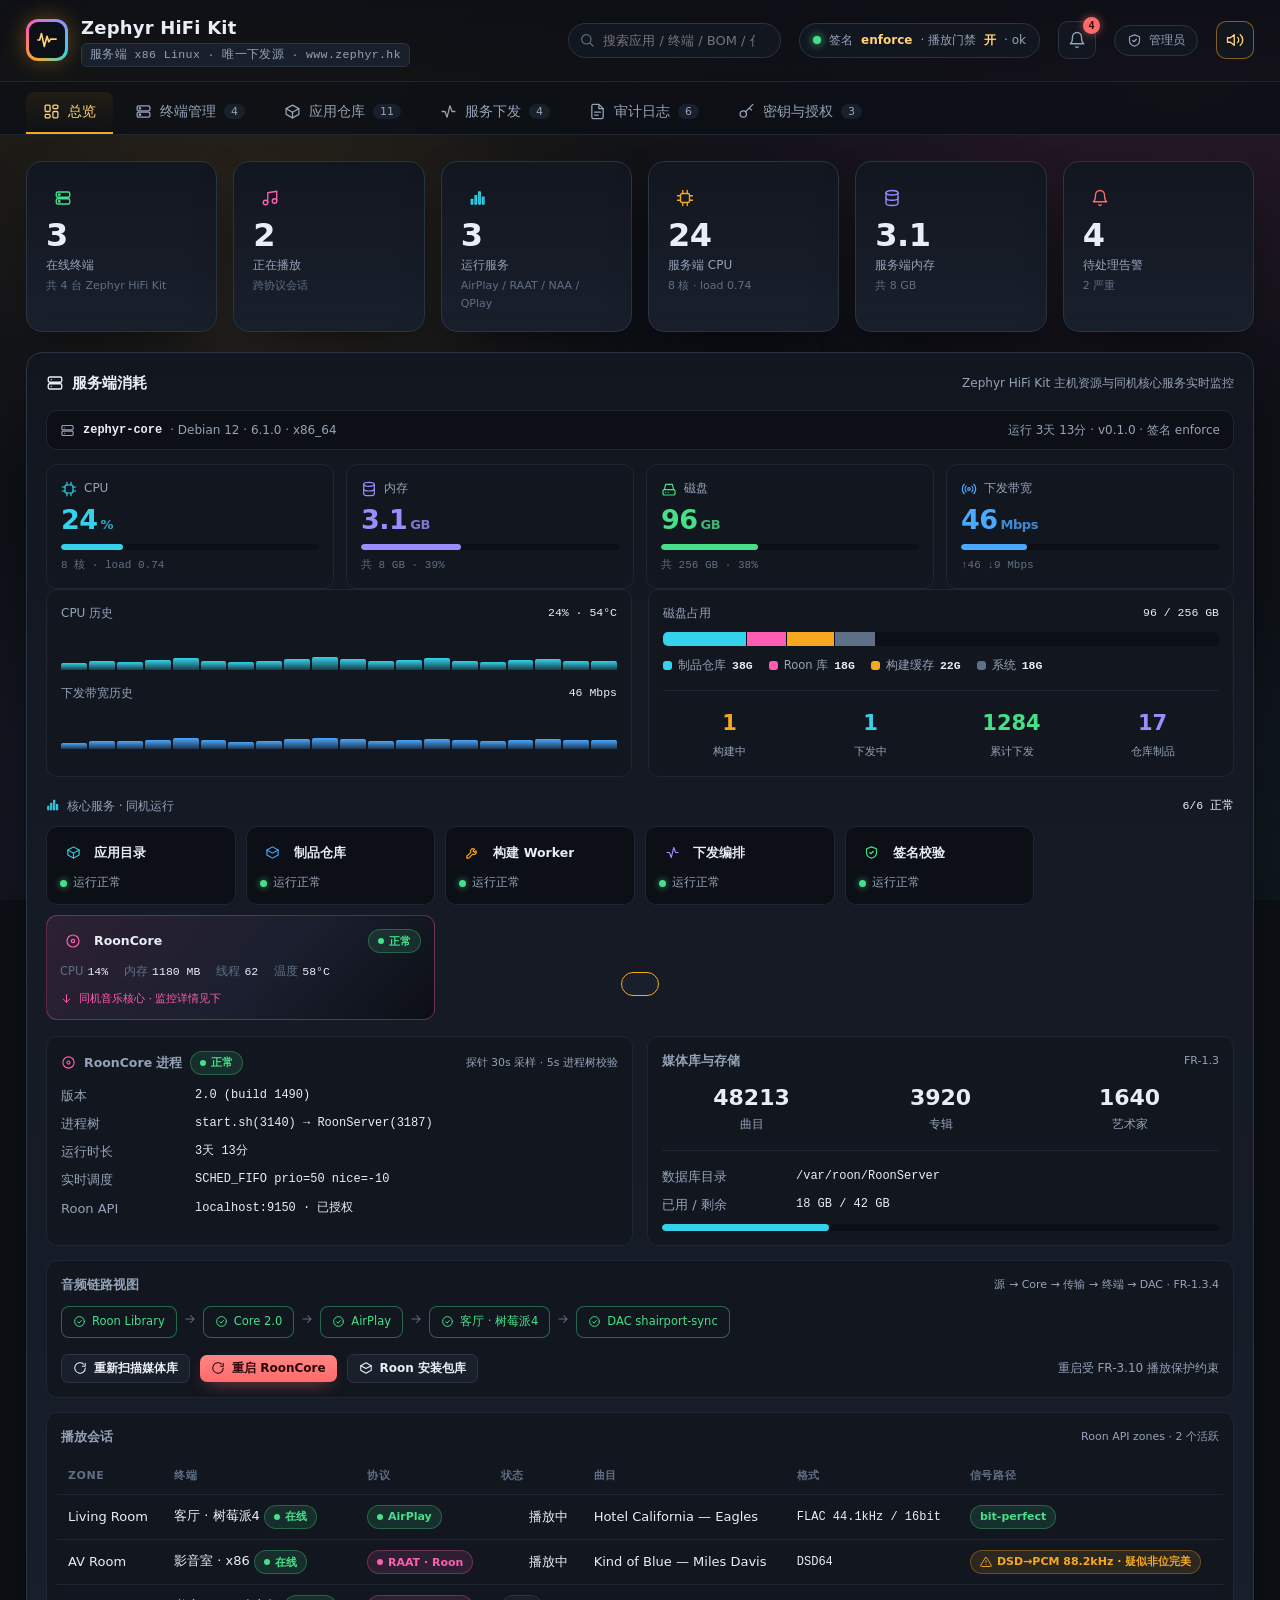
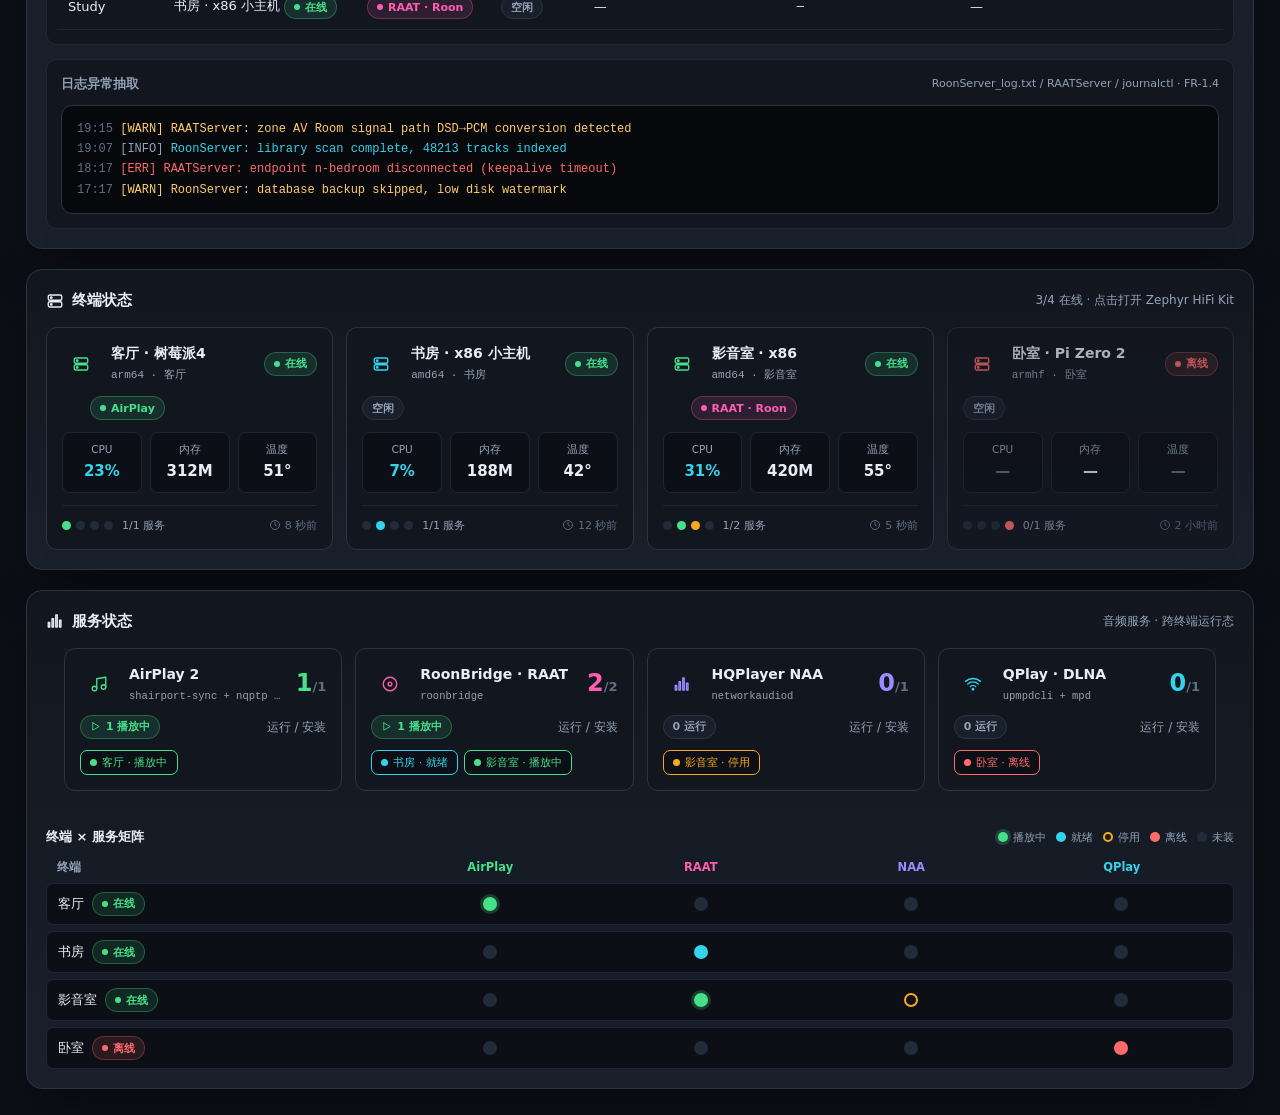
<file: prototype/index.html>
<!DOCTYPE html>
<html lang="zh-CN">
<head>
<meta charset="utf-8">
<meta name="viewport" content="width=device-width, initial-scale=1">
<title>Zephyr HiFi Kit · 和风HiFi音乐播放套件</title>
<style>
/* ============================ design system ============================ */
:root{
  --ink-900:#080a0e; --ink-800:#0c0f15; --ink-700:#12161f; --ink-600:#19202c;
  --ink-500:#222b3a; --line:#2a3444; --line-soft:#1e2634;
  --text:#e9eef6; --muted:#94a3b8; --faint:#5f6f85;
  --amber:#f6a821; --amber-soft:#ffcb6b; --gold:#ffd479;
  --cyan:#34d3eb; --blue:#4aa8ff; --green:#46e08a; --magenta:#ff5db1;
  --violet:#9b8cff; --red:#ff6b6b;
  --proto-raat:#ff5db1; --proto-naa:#9b8cff; --proto-airplay:#46e08a; --proto-qplay:#34d3eb;
  --ok:var(--green); --warn:var(--amber); --err:var(--red); --info:var(--cyan);
  --r-sm:7px; --r:11px; --r-lg:16px;
  --shadow:0 18px 50px -18px rgba(0,0,0,.7);
  --mono:"Cascadia Code","JetBrains Mono",Consolas,"SF Mono",monospace;
  --sans:"Segoe UI Variable","Segoe UI","Microsoft YaHei",system-ui,-apple-system,sans-serif;
}
*{box-sizing:border-box}
html,body{height:100%}
body{
  margin:0;background:var(--ink-800);color:var(--text);
  font-family:var(--sans);font-size:14px;line-height:1.55;
  -webkit-font-smoothing:antialiased;overflow-x:hidden;
}
/* ---- layered animated background ---- */
.bg{position:fixed;inset:0;z-index:-2;background:
  radial-gradient(1200px 700px at 12% -8%, rgba(246,168,33,.16), transparent 60%),
  radial-gradient(1000px 680px at 92% 4%, rgba(255,93,177,.13), transparent 58%),
  radial-gradient(1100px 800px at 70% 108%, rgba(52,211,235,.12), transparent 60%),
  radial-gradient(900px 700px at 20% 100%, rgba(155,140,255,.10), transparent 60%),
  var(--ink-800);}
.bg::after{content:"";position:absolute;inset:-20%;
  background:radial-gradient(600px 400px at 30% 40%, rgba(255,203,107,.10), transparent 60%);
  animation:drift 26s ease-in-out infinite alternate;}
@keyframes drift{0%{transform:translate3d(-4%,-2%,0) scale(1)}100%{transform:translate3d(6%,4%,0) scale(1.15)}}
.grain{position:fixed;inset:0;z-index:-1;pointer-events:none;opacity:.05;mix-blend-mode:overlay;
  background-image:url("data:image/svg+xml,%3Csvg xmlns='http://www.w3.org/2000/svg' width='140' height='140'%3E%3Cfilter id='n'%3E%3CfeTurbulence type='fractalNoise' baseFrequency='.85' numOctaves='2'/%3E%3C/filter%3E%3Crect width='100%25' height='100%25' filter='url(%23n)'/%3E%3C/svg%3E");}
.vignette{position:fixed;inset:0;z-index:-1;pointer-events:none;
  background:radial-gradient(120% 120% at 50% 40%, transparent 55%, rgba(0,0,0,.45));}

/* ---- scrollbars ---- */
*{scrollbar-width:thin;scrollbar-color:var(--ink-500) transparent}
::-webkit-scrollbar{width:10px;height:10px}
::-webkit-scrollbar-track{background:var(--ink-700)}
::-webkit-scrollbar-thumb{background:var(--ink-500);border-radius:8px;border:2px solid var(--ink-700)}
::-webkit-scrollbar-thumb:hover{background:var(--amber)}

/* ---- top bar ---- */
.topbar{position:sticky;top:0;z-index:30;display:flex;align-items:center;gap:18px;
  padding:14px 26px;background:linear-gradient(180deg,rgba(12,15,21,.92),rgba(12,15,21,.72));
  backdrop-filter:blur(14px);border-bottom:1px solid var(--line-soft);}
.brand{display:flex;align-items:center;gap:13px;min-width:0}
.mark{width:42px;height:42px;border-radius:12px;flex-shrink:0;display:grid;place-items:center;
  background:conic-gradient(from 210deg,var(--amber),var(--magenta),var(--violet),var(--cyan),var(--amber));
  box-shadow:0 0 26px -4px rgba(246,168,33,.55);position:relative}
.mark::before{content:"";position:absolute;inset:3px;border-radius:9px;background:var(--ink-800)}
.mark svg{position:relative;width:22px;height:22px;color:var(--gold)}
.brand h1{margin:0;font-size:18px;font-weight:700;letter-spacing:.2px;white-space:nowrap}
.brand .tag{margin:1px 0 0;font-size:11.5px;color:var(--muted);letter-spacing:.4px;white-space:nowrap}
.spectrum{display:flex;align-items:flex-end;gap:2.5px;height:30px;margin-left:4px}
.spectrum i{width:3px;border-radius:2px;background:linear-gradient(180deg,var(--gold),var(--amber));
  animation:eq 1.1s ease-in-out infinite;opacity:.85}
@keyframes eq{0%,100%{height:22%}50%{height:100%}}
.top-search{flex:1;max-width:420px;position:relative;margin-left:auto}
.top-search svg{position:absolute;left:11px;top:50%;transform:translateY(-50%);width:16px;height:16px;color:var(--faint)}
.top-search input{width:100%;padding:9px 12px 9px 34px;background:var(--ink-700);border:1px solid var(--line);
  border-radius:20px;color:var(--text);font-size:13px}
.top-search input:focus{outline:none;border-color:var(--amber);box-shadow:0 0 0 3px rgba(246,168,33,.12)}
.health{display:flex;align-items:center;gap:8px;font-size:12px;color:var(--muted);
  background:var(--ink-700);border:1px solid var(--line);padding:7px 13px;border-radius:20px;white-space:nowrap}
.health .dot{width:8px;height:8px;border-radius:50%;background:var(--green);box-shadow:0 0 9px var(--green);animation:pulse 2s infinite}
@keyframes pulse{0%,100%{opacity:1}50%{opacity:.35}}
.health b{color:var(--gold);font-weight:600}
.icon-btn{width:38px;height:38px;border-radius:10px;display:grid;place-items:center;cursor:pointer;
  background:var(--ink-700);border:1px solid var(--line);color:var(--muted);transition:.15s}
.icon-btn:hover{color:var(--gold);border-color:var(--amber);transform:translateY(-1px)}
.icon-btn svg{width:18px;height:18px}
.icon-btn.on{color:var(--gold);border-color:rgba(246,168,33,.5)}

/* ---- nav ---- */
.nav{position:sticky;top:71px;z-index:20;display:flex;gap:5px;padding:10px 26px 0;
  background:rgba(12,15,21,.82);backdrop-filter:blur(10px);border-bottom:1px solid var(--line-soft);overflow-x:auto}
.nav button{display:flex;align-items:center;gap:8px;background:none;border:none;color:var(--muted);
  padding:11px 17px;font-size:13.5px;font-family:inherit;cursor:pointer;border-bottom:2px solid transparent;
  white-space:nowrap;transition:.15s;border-radius:8px 8px 0 0}
.nav button svg{width:17px;height:17px}
.nav button:hover{color:var(--text);background:rgba(255,255,255,.03)}
.nav button.active{color:var(--gold);border-bottom-color:var(--amber);background:linear-gradient(180deg,rgba(246,168,33,.08),transparent)}
.nav .count{font-size:11px;background:var(--ink-600);color:var(--muted);padding:1px 7px;border-radius:10px}
.nav button.active .count{background:rgba(246,168,33,.18);color:var(--gold)}

/* ---- layout ---- */
.view{padding:26px;max-width:1280px;margin:0 auto}
.grid{display:grid;gap:16px}
.stats{grid-template-columns:repeat(auto-fit,minmax(165px,1fr));margin-bottom:20px}
.cols-2{grid-template-columns:1fr 1fr}
.cols-3{grid-template-columns:repeat(3,1fr)}
@media(max-width:900px){.cols-2,.cols-3{grid-template-columns:1fr}}
.card{background:linear-gradient(180deg,var(--ink-700),var(--ink-600));border:1px solid var(--line);
  border-radius:var(--r-lg);padding:19px;box-shadow:var(--shadow);position:relative;overflow:hidden}
.card.enter{animation:rise .5s cubic-bezier(.2,.7,.2,1) both;animation-delay:calc(var(--i,0)*55ms)}
@keyframes rise{from{opacity:0;transform:translateY(14px)}to{opacity:1;transform:none}}
.stat{display:flex;flex-direction:column;gap:3px}
.stat .top{display:flex;align-items:center;justify-content:space-between}
.stat .ic{width:34px;height:34px;border-radius:10px;display:grid;place-items:center}
.stat .ic svg{width:18px;height:18px}
.stat .num{font-size:32px;font-weight:800;line-height:1.1;letter-spacing:-.5px;font-variant-numeric:tabular-nums}
.stat .lbl{color:var(--muted);font-size:12px}
.stat .delta{font-size:11px;color:var(--faint)}
.panel-title{display:flex;align-items:center;justify-content:space-between;gap:10px;margin:0 0 15px;font-size:15px;font-weight:650}
.panel-title .hint{font-size:12px;color:var(--muted);font-weight:400}
.section{margin-bottom:20px}
.ov-group{margin-top:6px;padding-top:22px;border-top:1px solid var(--line-soft);position:relative}
.ov-group::before{content:"";position:absolute;top:-1px;left:0;width:132px;height:2px;background:linear-gradient(90deg,var(--magenta),var(--violet));border-radius:2px}
.ov-group.enter{animation:rise .5s cubic-bezier(.2,.7,.2,1) both;animation-delay:calc(var(--i,0)*55ms)}
.ov-group>.panel-title{font-size:16px;margin-bottom:16px}
.ov-group>.panel-title svg{color:var(--magenta)}
/* ---- 服务端消耗 · 主机资源 + 同机核心服务监控（单一整体） ---- */
.srv-core-card #roon-panel{margin-top:16px}
.srv-core-card #roon-panel .card{background:var(--ink-700);border:1px solid var(--line-soft);box-shadow:none;border-radius:var(--r);padding:14px}
.srv-core-card #roon-panel .grid.cols-2{gap:14px}
.srv-core-card #roon-panel .grid.cols-2.section,.srv-core-card #roon-panel .card.section{margin-bottom:14px}
.srv-core-card #roon-panel .grid.cols-2 .card{margin-bottom:0}
.srv-core-card #roon-panel .panel-title{font-size:12.5px;font-weight:600;color:var(--muted);margin-bottom:11px}
.srv-core-card #roon-panel .panel-title svg{color:var(--magenta)}
.srv-core-card #roon-panel .panel-title .hint{font-size:11px}
.srv-core-card #roon-panel.focus-flash{animation:roonFlash 1.2s ease}
@keyframes roonFlash{0%{box-shadow:0 0 0 0 rgba(255,93,177,0)}22%{box-shadow:0 0 0 3px rgba(255,93,177,.4)}100%{box-shadow:0 0 0 0 rgba(255,93,177,0)}}
.srv-core{margin-top:16px}
.srv-core>.srv-box-head{margin-bottom:11px}
.srv-core>.srv-box-head svg{color:var(--cyan);vertical-align:-2px;margin-right:3px}
.core-svcs{display:grid;grid-template-columns:repeat(6,1fr);gap:10px}
.core-svc{display:flex;flex-direction:column;gap:9px;padding:12px 13px;background:var(--ink-800);border:1px solid var(--line-soft);border-radius:var(--r);transition:border-color .18s,transform .18s,box-shadow .18s;min-width:0}
.core-svc:hover{border-color:var(--line);transform:translateY(-2px)}
.core-svc .cs-top{display:flex;align-items:center;gap:8px;min-width:0}
.core-svc .cs-ic{width:26px;height:26px;border-radius:7px;display:grid;place-items:center;flex-shrink:0}
.core-svc .cs-name{font-size:12.5px;font-weight:600;color:var(--text);white-space:nowrap;overflow:hidden;text-overflow:ellipsis}
.core-svc .cs-state{display:flex;align-items:center;gap:6px;font-size:11.5px;color:var(--muted)}
.cs-dot{width:7px;height:7px;border-radius:50%;flex-shrink:0}
.cs-dot.ok{background:var(--green);box-shadow:0 0 7px rgba(70,224,138,.7)}
.cs-dot.bad{background:var(--red);box-shadow:0 0 7px rgba(255,107,107,.7)}
.core-svc.roon{grid-column:span 2;cursor:pointer;border-color:rgba(255,93,177,.32);background:linear-gradient(135deg,rgba(255,93,177,.1),rgba(155,140,255,.05) 55%,var(--ink-800))}
.core-svc.roon:hover{border-color:var(--magenta);box-shadow:0 6px 22px rgba(255,93,177,.18);transform:translateY(-2px)}
.core-svc.roon:focus-visible{outline:2px solid var(--magenta);outline-offset:2px}
.core-svc.roon .cs-top .badge{margin-left:auto}
.core-svc.roon .cs-metrics{display:flex;flex-wrap:wrap;gap:5px 16px;font-family:var(--mono);font-size:11.5px;color:var(--text)}
.core-svc.roon .cs-metrics em{font-style:normal;color:var(--faint);font-family:var(--sans);margin-right:4px}
.core-svc .cs-sub{display:flex;align-items:center;gap:6px;font-size:11px;color:var(--magenta)}
.core-svc .cs-sub svg{flex-shrink:0}
@media(max-width:1100px){.core-svcs{grid-template-columns:repeat(3,1fr)}.core-svc.roon{grid-column:span 3}}
@media(max-width:560px){.core-svcs{grid-template-columns:repeat(2,1fr)}.core-svc.roon{grid-column:span 2}}

/* ---- tables ---- */
.table-scroll{overflow-x:auto;margin:0 -4px}
table{width:100%;border-collapse:collapse;font-size:13px}
th,td{text-align:left;padding:10px 11px;border-bottom:1px solid var(--line-soft);white-space:nowrap}
th{color:var(--faint);font-weight:600;font-size:11px;text-transform:uppercase;letter-spacing:.05em;user-select:none}
th.sortable{cursor:pointer}
th.sortable:hover{color:var(--gold)}
th .arrow{opacity:.5;font-size:10px}
tbody tr{transition:background .12s}
tbody tr:hover{background:rgba(255,255,255,.035)}
tr.clickable{cursor:pointer}
tr.sel{background:rgba(246,168,33,.08)}
td.mono,.mono{font-family:var(--mono);font-size:12px}
.empty{color:var(--faint);text-align:center;padding:34px 16px;font-size:13px}
.empty svg{width:34px;height:34px;opacity:.4;margin-bottom:8px}

/* ---- badges & chips ---- */
.badge{display:inline-flex;align-items:center;gap:5px;padding:2.5px 9px;border-radius:20px;font-size:11px;font-weight:650;border:1px solid transparent}
.badge .bd{width:6px;height:6px;border-radius:50%;background:currentColor}
.badge.ok{color:var(--ok);background:rgba(70,224,138,.12);border-color:rgba(70,224,138,.3)}
.badge.warn{color:var(--warn);background:rgba(246,168,33,.12);border-color:rgba(246,168,33,.3)}
.badge.err{color:var(--err);background:rgba(255,107,107,.12);border-color:rgba(255,107,107,.3)}
.badge.info{color:var(--info);background:rgba(52,211,235,.12);border-color:rgba(52,211,235,.3)}
.badge.muted{color:var(--muted);background:var(--ink-600);border-color:var(--line)}
.badge.violet{color:var(--violet);background:rgba(155,140,255,.12);border-color:rgba(155,140,255,.3)}
.badge.magenta{color:var(--magenta);background:rgba(255,93,177,.12);border-color:rgba(255,93,177,.3)}
.chip{display:inline-flex;align-items:center;gap:6px;padding:6px 13px;border-radius:20px;font-size:12.5px;cursor:pointer;
  background:var(--ink-700);border:1px solid var(--line);color:var(--muted);transition:.15s;font-family:inherit}
.chip:hover{color:var(--text);border-color:var(--faint)}
.chip.active{color:var(--gold);border-color:var(--amber);background:rgba(246,168,33,.1)}
.chip svg{width:14px;height:14px}

/* ---- buttons ---- */
.btn{display:inline-flex;align-items:center;gap:7px;background:linear-gradient(180deg,var(--amber-soft),var(--amber));
  color:#241a05;border:none;padding:9px 16px;border-radius:9px;font-size:13px;font-weight:650;font-family:inherit;
  cursor:pointer;transition:.15s;box-shadow:0 6px 18px -8px rgba(246,168,33,.7)}
.btn svg{width:16px;height:16px}
.btn:hover{filter:brightness(1.07);transform:translateY(-1px)}
.btn:active{transform:translateY(0)}
.btn:disabled{opacity:.45;cursor:not-allowed;transform:none;box-shadow:none}
.btn.ghost{background:var(--ink-600);border:1px solid var(--line);color:var(--text);box-shadow:none}
.btn.ghost:hover{border-color:var(--amber);color:var(--gold)}
.btn.danger{background:linear-gradient(180deg,#ff8585,var(--red));color:#2a0808;box-shadow:0 6px 18px -8px rgba(255,107,107,.7)}
.btn.ok{background:linear-gradient(180deg,#6ee7a8,var(--green));color:#04220f;box-shadow:0 6px 18px -8px rgba(70,224,138,.7)}
.btn.sm{padding:5px 11px;font-size:12px;border-radius:7px}
.btn.sm svg{width:14px;height:14px}

/* ---- forms ---- */
label.field{display:block;margin-bottom:13px}
label.field>span{display:block;color:var(--muted);font-size:12px;margin-bottom:5px}
input,select,textarea{width:100%;background:var(--ink-800);border:1px solid var(--line);color:var(--text);
  padding:9px 11px;border-radius:8px;font-size:13px;font-family:inherit;transition:.15s}
input:focus,select:focus,textarea:focus{outline:none;border-color:var(--amber);box-shadow:0 0 0 3px rgba(246,168,33,.12)}
textarea{resize:vertical;min-height:74px;font-family:var(--mono);font-size:12px}
input[type=file]{padding:7px;font-size:12px}
input[type=checkbox]{width:auto;accent-color:var(--amber)}
.row{display:flex;gap:12px}.row>*{flex:1;min-width:0}
.check{display:flex;align-items:center;gap:8px;color:var(--muted);font-size:13px;margin-bottom:12px;cursor:pointer}
.toolbar{display:flex;gap:10px;align-items:center;margin-bottom:16px;flex-wrap:wrap}
.spacer{flex:1}
.hint{color:var(--muted);font-size:12px}

/* ---- drawer ---- */
.drawer-backdrop{position:fixed;inset:0;background:rgba(4,6,10,.6);backdrop-filter:blur(3px);z-index:60;opacity:0;animation:fade .2s forwards}
@keyframes fade{to{opacity:1}}
.drawer{position:fixed;top:0;right:0;height:100%;width:min(460px,100vw);z-index:61;
  background:linear-gradient(180deg,var(--ink-700),var(--ink-800));border-left:1px solid var(--line);
  box-shadow:-30px 0 60px -30px rgba(0,0,0,.8);transform:translateX(100%);animation:slidein .28s cubic-bezier(.2,.7,.2,1) forwards;
  display:flex;flex-direction:column}
.drawer.wide{width:min(560px,100vw)}
@keyframes slidein{to{transform:none}}
.drawer-head{display:flex;align-items:center;gap:12px;padding:18px 20px;border-bottom:1px solid var(--line-soft)}
.drawer-head h3{margin:0;font-size:16px;flex:1;min-width:0;overflow:hidden;text-overflow:ellipsis}
.drawer-body{padding:20px;overflow-y:auto;flex:1}
.drawer-foot{padding:14px 20px;border-top:1px solid var(--line-soft);display:flex;gap:10px;justify-content:flex-end}

/* ---- modal ---- */
.modal-backdrop{position:fixed;inset:0;background:rgba(4,6,10,.66);backdrop-filter:blur(4px);z-index:70;
  display:flex;align-items:center;justify-content:center;padding:20px;opacity:0;animation:fade .18s forwards}
.modal{background:linear-gradient(180deg,var(--ink-700),var(--ink-600));border:1px solid var(--line);
  border-radius:var(--r-lg);padding:23px;width:100%;max-width:580px;max-height:90vh;overflow-y:auto;
  box-shadow:var(--shadow);transform:scale(.94) translateY(8px);animation:pop .22s cubic-bezier(.2,.7,.2,1) forwards}
.modal.wide{max-width:860px}
@keyframes pop{to{transform:none}}
.modal h3{margin:0 0 17px;font-size:17px;display:flex;align-items:center;gap:9px}
.modal h3 svg{width:20px;height:20px;color:var(--gold)}
.modal-actions{display:flex;justify-content:flex-end;gap:10px;margin-top:20px}

/* ---- toast ---- */
.toasts{position:fixed;bottom:24px;left:50%;transform:translateX(-50%);z-index:100;display:flex;flex-direction:column;gap:9px;align-items:center}
.toast{display:flex;align-items:center;gap:11px;background:var(--ink-600);border:1px solid var(--line);
  color:var(--text);padding:12px 17px;border-radius:11px;font-size:13px;box-shadow:var(--shadow);
  animation:toastin .25s cubic-bezier(.2,.7,.2,1);max-width:90vw}
@keyframes toastin{from{opacity:0;transform:translateY(16px)}to{opacity:1;transform:none}}
.toast.out{animation:toastout .2s forwards}
@keyframes toastout{to{opacity:0;transform:translateY(10px)}}
.toast svg{width:18px;height:18px;flex-shrink:0}
.toast.ok{border-color:rgba(70,224,138,.5)}.toast.ok svg{color:var(--ok)}
.toast.err{border-color:rgba(255,107,107,.5)}.toast.err svg{color:var(--err)}
.toast.info svg{color:var(--info)}
.toast .undo{margin-left:6px;background:rgba(246,168,33,.16);color:var(--gold);border:1px solid rgba(246,168,33,.4);
  padding:4px 12px;border-radius:7px;font-size:12px;font-weight:650;cursor:pointer;font-family:inherit}
.toast .undo:hover{background:rgba(246,168,33,.28)}

/* ---- bulk bar ---- */
.bulkbar{position:fixed;bottom:24px;left:50%;transform:translateX(-50%) translateY(120px);z-index:55;
  display:flex;align-items:center;gap:14px;background:var(--ink-600);border:1px solid var(--amber);
  padding:11px 18px;border-radius:13px;box-shadow:var(--shadow);transition:transform .25s cubic-bezier(.2,.7,.2,1)}
.bulkbar.show{transform:translateX(-50%) translateY(0)}
.bulkbar .n{font-weight:700;color:var(--gold)}

/* ---- kv / report / timeline ---- */
.kv{display:grid;grid-template-columns:120px 1fr;gap:8px 14px;font-size:13px}
.kv .k{color:var(--muted)}
.kv .v{font-family:var(--mono);font-size:12px;word-break:break-all}
.report .line{display:flex;gap:8px;align-items:flex-start;padding:8px 11px;border-radius:8px;margin-bottom:7px;font-size:12.5px;font-family:var(--mono)}
.report .line svg{width:15px;height:15px;flex-shrink:0;margin-top:1px}
.report .line.err{background:rgba(255,107,107,.1);color:var(--err)}
.report .line.warn{background:rgba(246,168,33,.1);color:var(--warn)}
.report .line.ok{background:rgba(70,224,138,.1);color:var(--ok)}
.timeline{list-style:none;margin:0;padding:0}
.timeline li{display:flex;align-items:center;gap:12px;padding:9px 0;border-bottom:1px solid var(--line-soft)}
.timeline .dot{width:11px;height:11px;border-radius:50%;flex-shrink:0;position:relative}
.dot.pending{background:var(--ink-500)}
.dot.running{background:var(--cyan);box-shadow:0 0 10px var(--cyan);animation:pulse 1.3s infinite}
.dot.ok{background:var(--ok)}
.dot.failed{background:var(--err)}
.dot.skipped{background:var(--faint)}
.timeline .pname{flex:1;font-family:var(--mono);font-size:12px}
.timeline .pdetail{color:var(--faint);font-size:11px;max-width:40%;overflow:hidden;text-overflow:ellipsis}

/* ---- charts ---- */
.donut-wrap{display:flex;align-items:center;gap:22px;flex-wrap:wrap}
.donut{width:150px;height:150px;border-radius:50%;position:relative;flex-shrink:0;
  -webkit-mask:radial-gradient(circle 52px at 50% 50%,transparent 98%,#000 100%);
  mask:radial-gradient(circle 52px at 50% 50%,transparent 98%,#000 100%)}
.donut .center{position:absolute;inset:0;display:grid;place-items:center;text-align:center}
.donut .center b{font-size:26px;font-weight:800}
.donut .center span{font-size:11px;color:var(--muted)}
.legend{display:flex;flex-direction:column;gap:9px;font-size:12.5px}
.legend .li{display:flex;align-items:center;gap:9px}
.legend .sw{width:11px;height:11px;border-radius:3px}
.legend .lv{margin-left:auto;font-family:var(--mono);color:var(--muted)}
.bars{display:flex;flex-direction:column;gap:12px}
.bar-row{display:grid;grid-template-columns:70px 1fr 34px;align-items:center;gap:11px;font-size:12.5px}
.bar-track{height:9px;background:var(--ink-800);border-radius:6px;overflow:hidden}
.bar-fill{height:100%;border-radius:6px;transition:width .8s cubic-bezier(.2,.7,.2,1)}
.bar-row .bn{font-family:var(--mono);color:var(--muted);text-align:right}

/* ---- terminal preview (snake-oil local UI) ---- */
.term{background:radial-gradient(900px 500px at 80% -10%,rgba(52,211,235,.1),transparent 60%),var(--ink-800);
  border:1px solid var(--line);border-radius:var(--r-lg);overflow:hidden}
.term-head{display:flex;align-items:center;gap:13px;padding:16px 18px;border-bottom:1px solid var(--line-soft);
  background:linear-gradient(180deg,var(--ink-700),transparent)}
.term-head .ti{width:40px;height:40px;border-radius:11px;display:grid;place-items:center;background:rgba(52,211,235,.14);color:var(--cyan)}
.term-head .ti svg{width:21px;height:21px}
.term-head h4{margin:0;font-size:15px}
.term-head .ts{font-size:11.5px;color:var(--muted)}
.term-power{margin-left:auto;display:flex;gap:8px}
.gauges{display:grid;grid-template-columns:repeat(3,1fr);gap:12px;padding:16px 18px}
.gauge{background:var(--ink-700);border:1px solid var(--line-soft);border-radius:var(--r);padding:13px;text-align:center}
.gauge .gv{font-size:24px;font-weight:800;font-variant-numeric:tabular-nums}
.gauge .gl{font-size:11px;color:var(--muted);margin-top:2px}
.gauge .gbar{height:5px;background:var(--ink-800);border-radius:4px;margin-top:9px;overflow:hidden}
.gauge .gbar i{display:block;height:100%;border-radius:4px;transition:width .6s}
.svc-grid{display:grid;grid-template-columns:1fr 1fr;gap:12px;padding:0 18px 18px}
@media(max-width:640px){.svc-grid{grid-template-columns:1fr}.gauges{grid-template-columns:1fr}}
.svc{background:var(--ink-700);border:1px solid var(--line-soft);border-radius:var(--r);padding:14px;transition:.15s}
.svc:hover{border-color:var(--line)}
.svc .sh{display:flex;align-items:center;gap:10px;margin-bottom:9px}
.svc .si{width:34px;height:34px;border-radius:9px;display:grid;place-items:center;flex-shrink:0}
.svc .si svg{width:18px;height:18px}
.svc .sn{font-weight:650;font-size:13.5px}
.svc .sp{font-size:11px;color:var(--muted)}
.svc .sd{font-size:11.5px;color:var(--faint);margin-bottom:11px;min-height:32px}
.svc .sa{display:flex;gap:7px;flex-wrap:wrap}
.switch{position:relative;width:42px;height:23px;border-radius:20px;background:var(--ink-500);cursor:pointer;transition:.2s;flex-shrink:0;border:1px solid var(--line)}
.switch::after{content:"";position:absolute;top:2px;left:2px;width:17px;height:17px;border-radius:50%;background:var(--muted);transition:.2s}
.switch.on{background:rgba(70,224,138,.3);border-color:var(--ok)}
.switch.on::after{left:21px;background:var(--ok)}

/* ---- misc ---- */
.token-box{background:var(--ink-800);border:1px dashed var(--amber);border-radius:var(--r);padding:15px;margin-top:13px}
.token-box code{font-family:var(--mono);font-size:13px;color:var(--gold);word-break:break-all}
.app-card{cursor:pointer;transition:.16s}
.app-card:hover{transform:translateY(-3px);border-color:rgba(246,168,33,.45)}
.app-card .ac-top{display:flex;align-items:center;gap:11px;margin-bottom:12px}
.app-card .ac-ic{width:40px;height:40px;border-radius:11px;display:grid;place-items:center;flex-shrink:0}
.app-card .ac-ic svg{width:21px;height:21px}
.app-card h4{margin:0;font-size:14.5px}
.app-card .ac-sub{font-size:11.5px;color:var(--muted)}
.drag-item{display:flex;align-items:center;gap:10px;background:var(--ink-800);border:1px solid var(--line);
  border-radius:8px;padding:9px 12px;margin-bottom:8px;cursor:grab}
.drag-item.dragging{opacity:.4}
.drag-item.over{border-color:var(--amber);box-shadow:0 0 0 2px rgba(246,168,33,.2)}
.drag-item .grip{color:var(--faint);cursor:grab}
.drag-item .grip svg{width:16px;height:16px}
.nowplaying{display:flex;align-items:center;gap:10px}
.eq{display:flex;align-items:flex-end;gap:2px;height:18px}
.eq i{width:3px;background:var(--green);border-radius:2px;animation:eq .9s ease-in-out infinite}
a.link{color:var(--cyan);cursor:pointer;text-decoration:none}
a.link:hover{text-decoration:underline}
.divider{height:1px;background:var(--line-soft);margin:16px 0}
/* ---- role pill / alert bell / banners ---- */
.role-pill{display:flex;align-items:center;gap:7px;background:var(--ink-700);border:1px solid var(--line);
  padding:6px 12px;border-radius:20px;font-size:12px;cursor:pointer;color:var(--muted);transition:.15s;white-space:nowrap}
.role-pill:hover{border-color:var(--amber);color:var(--gold)}
.role-pill svg{width:15px;height:15px}
.role-pill.readonly{color:var(--cyan);border-color:rgba(52,211,235,.4)}
.bell{position:relative}
.bell .bdg{position:absolute;top:-5px;right:-5px;min-width:17px;height:17px;padding:0 4px;border-radius:9px;
  background:var(--red);color:#2a0808;font-size:10px;font-weight:800;display:grid;place-items:center;box-shadow:0 0 8px rgba(255,107,107,.6)}
.banner{display:flex;align-items:center;gap:11px;padding:11px 16px;border-radius:var(--r);font-size:12.5px;margin-bottom:16px;border:1px solid}
.banner svg{width:18px;height:18px;flex-shrink:0}
.banner.info{background:rgba(52,211,235,.08);border-color:rgba(52,211,235,.3);color:var(--cyan)}
.banner.warn{background:rgba(246,168,33,.08);border-color:rgba(246,168,33,.3);color:var(--amber-soft)}
.banner.err{background:rgba(255,107,107,.08);border-color:rgba(255,107,107,.3);color:var(--red)}
.banner b{color:var(--text)}
.banner .spacer{flex:1}

/* ---- log viewer ---- */
.logview{background:#06080c;border:1px solid var(--line);border-radius:var(--r);font-family:var(--mono);
  font-size:12px;line-height:1.7;padding:13px 15px;max-height:340px;overflow-y:auto;white-space:pre-wrap;word-break:break-word}
.logview .ln{display:block}
.logview .t{color:var(--faint)}
.logview .ok{color:var(--green)}.logview .warn{color:var(--amber-soft)}.logview .err{color:var(--red)}
.logview .info{color:var(--cyan)}.logview .dim{color:var(--muted)}.logview .hi{color:var(--gold)}
.logview .cursor{display:inline-block;width:8px;height:13px;background:var(--green);animation:pulse 1s infinite;vertical-align:text-bottom}

/* ---- segmented / stepper / meter ---- */
.seg{display:inline-flex;background:var(--ink-800);border:1px solid var(--line);border-radius:9px;padding:3px;gap:2px}
.seg button{background:none;border:none;color:var(--muted);padding:6px 13px;border-radius:6px;font-size:12.5px;font-family:inherit;cursor:pointer;transition:.15s}
.seg button.active{background:rgba(246,168,33,.16);color:var(--gold)}
.stepper{display:inline-flex;align-items:center;border:1px solid var(--line);border-radius:8px;overflow:hidden}
.stepper button{width:30px;height:32px;background:var(--ink-700);border:none;color:var(--gold);font-size:16px;cursor:pointer}
.stepper button:hover{background:var(--ink-600)}
.stepper input{width:46px;text-align:center;border:none;border-radius:0;border-left:1px solid var(--line);border-right:1px solid var(--line)}
.meter{height:7px;background:var(--ink-800);border-radius:5px;overflow:hidden}
.meter i{display:block;height:100%;border-radius:5px;transition:width .6s cubic-bezier(.2,.7,.2,1)}
.spark{display:flex;align-items:flex-end;gap:2px;height:38px}
.spark i{flex:1;background:linear-gradient(180deg,var(--magenta),rgba(255,93,177,.25));border-radius:2px 2px 0 0;min-height:2px;transition:height .5s}

/* ---- generic rows ---- */
.lrow{display:flex;align-items:center;gap:12px;padding:11px 13px;border:1px solid var(--line-soft);border-radius:var(--r);margin-bottom:9px;background:var(--ink-700);transition:.15s}
.lrow:hover{border-color:var(--line)}
.lrow .li{width:34px;height:34px;border-radius:9px;display:grid;place-items:center;flex-shrink:0}
.lrow .li svg{width:18px;height:18px}
.lrow .lb{flex:1;min-width:0}
.lrow .lt{font-weight:650;font-size:13px;display:flex;align-items:center;gap:8px;flex-wrap:wrap}
.lrow .ls{font-size:11.5px;color:var(--muted);margin-top:2px}
.lrow .lr{display:flex;align-items:center;gap:8px;flex-shrink:0}
.diag .lrow{border-left:3px solid var(--line)}
.diag .lrow.pass{border-left-color:var(--green)}
.diag .lrow.fail{border-left-color:var(--red)}
.diag .lrow.warn{border-left-color:var(--amber)}
.diag .lat{font-family:var(--mono);font-size:12px;color:var(--muted);min-width:62px;text-align:right}
.fix{font-size:11.5px;color:var(--amber-soft);margin-top:5px;display:flex;gap:6px;align-items:flex-start}
.fix svg{width:13px;height:13px;flex-shrink:0;margin-top:2px}

/* ---- alert / audit ---- */
.sev{width:9px;height:9px;border-radius:50%;flex-shrink:0}
.sev.critical{background:var(--red);box-shadow:0 0 9px var(--red)}
.sev.warning{background:var(--amber);box-shadow:0 0 9px var(--amber)}
.sev.info{background:var(--cyan)}
.alert-row.acked{opacity:.55}
.audit-act{font-family:var(--mono);font-size:11.5px;padding:2px 8px;border-radius:6px;background:var(--ink-600);color:var(--gold);border:1px solid var(--line)}

/* ---- key card ---- */
.key-card .fp{font-family:var(--mono);font-size:12px;color:var(--gold);word-break:break-all;background:var(--ink-800);padding:9px 11px;border-radius:8px;border:1px solid var(--line-soft);margin:10px 0}
.dist-grid{display:flex;flex-wrap:wrap;gap:6px;margin-top:9px}
.dist{display:inline-flex;align-items:center;gap:5px;font-size:11px;padding:3px 9px;border-radius:14px;border:1px solid var(--line)}
.dist svg{width:12px;height:12px}
.dist.ok{color:var(--green);border-color:rgba(70,224,138,.3);background:rgba(70,224,138,.08)}
.dist.no{color:var(--faint)}

/* ---- license / authorization ---- */
.lic-card{position:relative;overflow:hidden;border:1px solid var(--line);background:linear-gradient(135deg,rgba(155,140,255,.12),rgba(52,211,235,.05) 45%,rgba(255,93,177,.09));padding:0}
.lic-card::before{content:"";position:absolute;inset:0;background:radial-gradient(620px 220px at 100% 0,rgba(255,212,121,.12),transparent 60%);pointer-events:none}
.lic-main{display:flex;gap:16px;align-items:center;padding:18px 20px;border-bottom:1px solid var(--line-soft);position:relative}
.lic-seal{width:60px;height:60px;border-radius:16px;display:grid;place-items:center;flex-shrink:0;border:1px solid}
.lic-seal.ok{color:var(--green);border-color:rgba(70,224,138,.4);background:rgba(70,224,138,.10);box-shadow:0 0 26px -6px rgba(70,224,138,.55)}
.lic-seal.warn{color:var(--amber);border-color:rgba(246,168,33,.4);background:rgba(246,168,33,.10)}
.lic-seal.err{color:var(--red);border-color:rgba(255,107,107,.4);background:rgba(255,107,107,.10)}
.lic-id{flex:1;min-width:0}
.lic-prod{font-size:17px;font-weight:650;display:flex;align-items:center;gap:9px;flex-wrap:wrap}
.lic-edition{font-size:11px;font-weight:600;letter-spacing:.06em;text-transform:uppercase;color:var(--gold);border:1px solid rgba(255,212,121,.35);background:rgba(255,212,121,.08);padding:2px 9px;border-radius:20px}
.lic-stat{display:flex;align-items:center;gap:10px;margin:6px 0 10px;flex-wrap:wrap}
.lic-key{display:flex;align-items:center;gap:10px;flex-wrap:wrap}
.lic-key .lk{font-family:var(--mono);font-size:15px;letter-spacing:.08em;color:var(--text);background:var(--ink-800);border:1px solid var(--line);padding:7px 13px;border-radius:9px}
.lic-body{display:grid;grid-template-columns:1fr 300px;gap:20px;padding:18px 20px;position:relative}
.lic-side{display:flex;flex-direction:column;gap:14px}
.lic-seats{background:var(--ink-800);border:1px solid var(--line-soft);border-radius:var(--r);padding:13px 14px}
.lic-seats-h{display:flex;justify-content:space-between;align-items:baseline;font-size:12.5px;color:var(--muted);margin-bottom:9px}
.lic-seats-h b{font-family:var(--mono);font-size:15px;color:var(--text)}
.lic-seats .meter{margin-bottom:8px}
.lic-hist{background:var(--ink-800);border:1px solid var(--line-soft);border-radius:var(--r);padding:12px 14px}
.lic-hist-h{display:flex;align-items:center;gap:6px;font-size:12px;color:var(--muted);margin-bottom:6px}
.lic-hist-row{display:grid;grid-template-columns:auto 1fr auto;gap:8px;align-items:baseline;font-size:11.5px;padding:6px 0;border-top:1px solid var(--line-soft)}
.lic-hist-row:first-of-type{border-top:0}
.lh-a{color:var(--cyan);font-weight:600}
.lh-d{color:var(--muted);word-break:break-word}
.lh-t{color:var(--faint);font-family:var(--mono);white-space:nowrap}
.lic-acts{padding:14px 20px;border-top:1px solid var(--line-soft);margin:0;position:relative}
.auth-ledger{display:flex;flex-direction:column;gap:8px}
.auth-row{display:flex;align-items:center;gap:12px;flex-wrap:wrap;padding:11px 13px;border:1px solid var(--line-soft);border-radius:var(--r);background:var(--ink-800);transition:border-color .2s,background .2s}
.auth-row.on{border-color:rgba(70,224,138,.28);background:rgba(70,224,138,.05)}
.auth-ic{width:34px;height:34px;border-radius:9px;display:grid;place-items:center;flex-shrink:0;border:1px solid var(--line)}
.auth-ic.online{color:var(--cyan);border-color:rgba(52,211,235,.3);background:rgba(52,211,235,.08)}
.auth-ic.offline{color:var(--faint)}
.auth-info{flex:1;min-width:160px}
.auth-name{font-size:13.5px;font-weight:600;display:flex;align-items:center;gap:8px;flex-wrap:wrap}
.auth-sub{font-size:11.5px;color:var(--muted);margin-top:2px}
.auth-acts{display:flex;gap:8px}
.btn:disabled{opacity:.45;cursor:not-allowed}
@media(max-width:900px){.lic-body{grid-template-columns:1fr}}

/* ---- rollout rings ---- */
.rings{display:flex;gap:12px;flex-wrap:wrap}
.ring{flex:1;min-width:180px;background:var(--ink-700);border:1px solid var(--line);border-radius:var(--r);padding:14px;position:relative}
.ring.active{border-color:var(--amber);box-shadow:0 0 0 2px rgba(246,168,33,.15)}
.ring.done{border-color:rgba(70,224,138,.4)}
.ring .rh{display:flex;align-items:center;justify-content:space-between;margin-bottom:9px}
.ring .rn{font-weight:700;font-size:13px}
.ring .rp{font-size:11px;color:var(--muted)}
.ring .nodes{display:flex;flex-wrap:wrap;gap:5px;margin-top:10px}
.ndot{width:24px;height:24px;border-radius:7px;display:grid;place-items:center;font-size:10px;font-weight:700;border:1px solid var(--line);background:var(--ink-800);color:var(--muted)}
.ndot.ok{background:rgba(70,224,138,.18);color:var(--green);border-color:rgba(70,224,138,.4)}
.ndot.run{background:rgba(52,211,235,.18);color:var(--cyan);border-color:rgba(52,211,235,.4);animation:pulse 1.3s infinite}
.ndot.fail{background:rgba(255,107,107,.18);color:var(--red);border-color:rgba(255,107,107,.4)}
.ndot.wait{background:rgba(246,168,33,.15);color:var(--amber);border-color:rgba(246,168,33,.4)}

/* ---- DAC viz / link path ---- */
.dac-viz{display:flex;align-items:center;gap:10px;flex-wrap:wrap;background:var(--ink-800);border:1px solid var(--line);border-radius:var(--r);padding:13px}
.dac-proc{display:flex;align-items:center;gap:8px;padding:7px 12px;border-radius:9px;border:1px solid var(--line);background:var(--ink-700);font-size:12px}
.dac-proc.holder{border-color:var(--green);background:rgba(70,224,138,.1);color:var(--green)}
.dac-proc svg{width:15px;height:15px}
.dac-chip{margin-left:auto;display:flex;align-items:center;gap:8px;padding:8px 14px;border-radius:9px;background:linear-gradient(180deg,var(--ink-600),var(--ink-700));border:1px solid var(--amber);color:var(--gold);font-weight:650;font-size:12.5px}
.linkpath{display:flex;align-items:center;gap:6px;flex-wrap:wrap;font-size:11.5px}
.linkpath .seg-node{display:flex;align-items:center;gap:6px;padding:6px 11px;border-radius:8px;background:var(--ink-700);border:1px solid var(--line)}
.linkpath .seg-node.bad{border-color:var(--red);color:var(--red)}
.linkpath .seg-node.good{border-color:rgba(70,224,138,.4);color:var(--green)}
.linkpath .arr{color:var(--faint)}
.tag-list{display:flex;flex-wrap:wrap;gap:6px}
.tag{font-size:11px;font-family:var(--mono);padding:2px 8px;border-radius:6px;background:var(--ink-600);border:1px solid var(--line);color:var(--muted)}
.matrix{display:grid;gap:6px}
.matrix .mrow{display:grid;grid-template-columns:120px repeat(4,1fr);gap:6px;align-items:center}
.matrix .mc{padding:7px;border-radius:7px;text-align:center;font-size:11px;border:1px solid var(--line-soft)}
.matrix .mc.ok{background:rgba(70,224,138,.12);color:var(--green)}
.matrix .mc.no{background:rgba(255,107,107,.12);color:var(--red)}
.matrix .mc.na{background:var(--ink-800);color:var(--faint)}
.matrix .mc.warn{background:rgba(246,168,33,.12);color:var(--amber)}
/* ===== 终端管理 · 单页节点列表 ===== */
.term-stats{display:flex;gap:10px;flex-wrap:wrap;margin-top:2px}
.term-stat{display:inline-flex;align-items:center;gap:10px;padding:9px 15px 9px 11px;border-radius:12px;background:rgba(8,10,14,.5);border:1px solid var(--line-soft)}
.term-stat .ts-ic{width:32px;height:32px;border-radius:9px;display:grid;place-items:center;flex-shrink:0}
.term-stat .ts-num{font-size:20px;font-weight:700;font-family:var(--mono);line-height:1}
.term-stat .ts-lbl{font-size:11px;color:var(--muted);margin-top:3px}
.row-acts{display:flex;gap:6px;flex-wrap:wrap}
.act-badge{display:inline-flex;align-items:center;justify-content:center;min-width:17px;height:17px;padding:0 4px;border-radius:9px;font-size:10px;font-weight:700;font-family:var(--mono);background:var(--amber);color:#1a1206;margin-left:5px;box-shadow:0 0 8px rgba(246,168,33,.5)}
.act-badge.rb{background:var(--violet);color:#0c0714;box-shadow:0 0 8px rgba(155,140,255,.5)}
.act-badge.rb svg{width:10px;height:10px}
.node-ops{display:flex;flex-direction:column;gap:9px}
.node-op{display:flex;align-items:center;gap:12px;width:100%;text-align:left;padding:11px 13px;border:1px solid var(--line);border-radius:12px;background:var(--ink-700);color:var(--text);cursor:pointer;font-family:inherit;transition:border-color .18s,background .18s,transform .18s,box-shadow .18s}
.node-op:hover{border-color:var(--cyan);background:var(--ink-600);transform:translateX(3px)}
.node-op:active{transform:translateX(1px)}
.node-op .no-ic{width:38px;height:38px;border-radius:10px;display:grid;place-items:center;flex-shrink:0}
.node-op .no-tx{flex:1;min-width:0}
.node-op .no-tt{font-size:13px;font-weight:600;color:var(--text);display:flex;align-items:center;gap:7px;line-height:1.3}
.node-op .no-tt .act-badge{margin-left:0}
.node-op .no-ds{display:block;font-size:11.5px;color:var(--muted);margin-top:3px;line-height:1.45}
.node-op .no-ar{color:var(--faint);flex-shrink:0;display:flex;transition:transform .18s,color .18s}
.node-op:hover .no-ar{color:var(--cyan);transform:translateX(3px)}
.node-op.primary{border-color:rgba(70,224,138,.4);background:rgba(70,224,138,.07)}
.node-op.primary:hover{border-color:var(--green);background:rgba(70,224,138,.12);box-shadow:0 0 22px -8px rgba(70,224,138,.5)}
.node-op.primary .no-ar,.node-op.primary:hover .no-ar{color:var(--green)}
/* ---- add-terminal wizard ---- */
.wiz-steps{display:flex;align-items:center;gap:0;margin:0 0 20px}
.wiz-step{display:flex;align-items:center;gap:9px;flex-shrink:0}
.wiz-step .wn{width:26px;height:26px;border-radius:50%;display:grid;place-items:center;font-size:12px;font-weight:700;font-family:var(--mono);background:var(--ink-800);border:1px solid var(--line);color:var(--faint);transition:.25s}
.wiz-step .wl{font-size:12.5px;color:var(--faint);transition:.25s;white-space:nowrap}
.wiz-step.active .wn{background:rgba(246,168,33,.16);border-color:var(--amber);color:var(--gold);box-shadow:0 0 14px -2px rgba(246,168,33,.55)}
.wiz-step.active .wl{color:var(--text);font-weight:600}
.wiz-step.done .wn{background:rgba(70,224,138,.16);border-color:var(--green);color:var(--green)}
.wiz-step.done .wl{color:var(--muted)}
.wiz-line{flex:1;height:1px;background:var(--line);margin:0 12px;min-width:16px}
.wiz-line.done{background:linear-gradient(90deg,var(--green),var(--line))}
@media(max-width:640px){.wiz-step{gap:7px}.wiz-step .wl{font-size:11.5px}.wiz-line{margin:0 6px;min-width:10px}}
.cmd-box{background:#06080c;border:1px solid var(--line);border-radius:var(--r);padding:13px 14px;font-family:var(--mono);font-size:11.5px;line-height:1.85;color:var(--muted);overflow-x:auto;white-space:pre;position:relative}
.cmd-box .fl{color:var(--cyan)}.cmd-box .tk{color:var(--gold)}.cmd-box .cm{color:var(--faint)}
.wait-box{display:flex;align-items:center;gap:12px;padding:14px 16px;border-radius:var(--r);background:rgba(52,211,235,.07);border:1px solid rgba(52,211,235,.28)}
.wait-dot{width:11px;height:11px;border-radius:50%;background:var(--cyan);flex-shrink:0;animation:pulse 1.3s infinite;box-shadow:0 0 12px var(--cyan)}
.wait-box.done{background:rgba(70,224,138,.08);border-color:rgba(70,224,138,.32)}
.wait-box.done .wait-dot{background:var(--green);animation:none;box-shadow:0 0 12px var(--green)}
.wait-box.expired{background:rgba(255,107,107,.07);border-color:rgba(255,107,107,.3)}
.wait-box.expired .wait-dot{background:var(--red);animation:none;box-shadow:none}
/* ---- node config ---- */
.cfg-sec{border:1px solid var(--line-soft);border-radius:var(--r);padding:15px 16px;margin-bottom:14px;background:var(--ink-800)}
.cfg-sec>.panel-title{font-size:13px;margin-bottom:13px}
.cfg-sec.danger{border-color:rgba(255,107,107,.3);background:rgba(255,107,107,.05)}
.cfg-row{display:flex;align-items:center;justify-content:space-between;gap:14px;padding:9px 0;border-bottom:1px solid var(--line-soft)}
.cfg-row:last-child{border-bottom:none;padding-bottom:0}
.cfg-row .cl{font-size:12.5px;color:var(--text)}
.cfg-row .cd{font-size:11.5px;color:var(--muted);margin-top:2px;line-height:1.5}
.seat-bar{height:6px;border-radius:4px;background:var(--ink-600);overflow:hidden;margin-top:8px}
.seat-bar i{display:block;height:100%;border-radius:4px;background:linear-gradient(90deg,var(--green),var(--cyan));transition:width .4s}
.seat-bar.full i{background:linear-gradient(90deg,var(--amber),var(--red))}
.drift-note{display:flex;align-items:center;gap:8px;font-size:11.5px;margin-top:9px;padding:8px 11px;border-radius:8px;background:rgba(246,168,33,.08);border:1px solid rgba(246,168,33,.25);color:var(--amber-soft)}
.drift-note.same{background:rgba(70,224,138,.07);border-color:rgba(70,224,138,.25);color:var(--green)}
.field-err{color:var(--red);font-size:11.5px;margin-top:4px;display:none}
.field-err.show{display:block}
input.invalid,select.invalid,textarea.invalid{border-color:var(--red);box-shadow:0 0 0 3px rgba(255,107,107,.12)}
/* ===== overview · server consumption ===== */
.srv-id{display:flex;align-items:center;gap:8px;flex-wrap:wrap;font-size:12px;color:var(--muted);padding:10px 13px;background:var(--ink-800);border:1px solid var(--line-soft);border-radius:var(--r);margin-bottom:14px}
.srv-id b{color:var(--text);font-family:var(--mono)}
.srv-id .spacer{flex:1}
.srv-metrics{display:grid;grid-template-columns:repeat(4,1fr);gap:12px}
.srv-metric{background:var(--ink-700);border:1px solid var(--line-soft);border-radius:var(--r);padding:14px}
.sm-top{display:flex;align-items:center;gap:7px;margin-bottom:8px}
.sm-ic{display:flex}
.sm-lbl{font-size:12px;color:var(--muted)}
.sm-val{font-size:27px;font-weight:800;line-height:1;font-variant-numeric:tabular-nums;letter-spacing:-.5px}
.sm-val span{font-size:13px;font-weight:600;margin-left:3px;opacity:.8}
.sm-bar{height:6px;background:var(--ink-800);border-radius:4px;overflow:hidden;margin:11px 0 7px}
.sm-bar i{display:block;height:100%;border-radius:4px;transition:width .6s cubic-bezier(.2,.7,.2,1)}
.sm-sub{font-size:11px;color:var(--faint);font-family:var(--mono)}
.srv-cols{display:grid;grid-template-columns:1fr 1fr;gap:16px}
.srv-box{background:var(--ink-700);border:1px solid var(--line-soft);border-radius:var(--r);padding:14px}
.srv-box-head{display:flex;align-items:center;justify-content:space-between;font-size:12px;color:var(--muted);margin-bottom:9px}
.srv-box-head .mono{font-family:var(--mono);color:var(--text);font-size:11.5px}
.spark.cpu i{background:linear-gradient(180deg,var(--cyan),rgba(52,211,235,.2))}
.spark.net i{background:linear-gradient(180deg,var(--blue),rgba(74,168,255,.2))}
.store-bar{display:flex;height:14px;border-radius:5px;overflow:hidden;background:var(--ink-800);gap:1px}
.store-bar i{display:block;height:100%}
.store-legend{display:flex;flex-wrap:wrap;gap:9px 16px;margin-top:11px;font-size:11.5px;color:var(--muted)}
.store-legend .sl{display:flex;align-items:center;gap:6px}
.store-legend .sl i{width:9px;height:9px;border-radius:3px}
.store-legend .sl b{color:var(--text);font-family:var(--mono)}
.srv-dist{display:grid;grid-template-columns:repeat(4,1fr);gap:8px;text-align:center}
.srv-dist b{display:block;font-size:21px;font-weight:800;font-variant-numeric:tabular-nums}
.srv-dist span{font-size:11px;color:var(--muted)}
.srv-foot{display:flex;flex-direction:column;gap:12px;margin-top:14px}
.srv-roon{display:flex;align-items:center;gap:9px;flex-wrap:wrap;font-size:12.5px;color:var(--muted);padding:11px 13px;background:var(--ink-800);border:1px solid var(--line-soft);border-radius:var(--r)}
.srv-roon .mono{font-family:var(--mono);color:var(--text);font-size:11.5px}
.srv-svcs{display:flex;flex-wrap:wrap;gap:8px}
.srv-svc{display:flex;align-items:center;gap:6px;font-size:11.5px;padding:6px 11px;border-radius:8px;border:1px solid var(--line);background:var(--ink-700)}
.srv-svc.ok{color:var(--green);border-color:rgba(70,224,138,.3)}
.srv-svc.bad{color:var(--red);border-color:rgba(255,107,107,.4)}
/* ===== overview · terminal cards ===== */
.term-grid{display:grid;grid-template-columns:repeat(auto-fill,minmax(248px,1fr));gap:13px}
.term-card{background:var(--ink-700);border:1px solid var(--line);border-radius:var(--r);padding:15px;cursor:pointer;transition:border-color .2s,transform .2s,box-shadow .2s;display:flex;flex-direction:column;gap:12px}
.term-card:hover{border-color:var(--cyan);transform:translateY(-2px);box-shadow:0 12px 30px -16px rgba(0,0,0,.8)}
.term-card.off{opacity:.72}
.term-card.off:hover{border-color:var(--red)}
.tc-head{display:flex;align-items:center;gap:11px}
.tc-ic{width:38px;height:38px;border-radius:11px;display:grid;place-items:center;flex-shrink:0}
.tc-id{flex:1;min-width:0}
.tc-alias{font-weight:650;font-size:14px;white-space:nowrap;overflow:hidden;text-overflow:ellipsis}
.tc-meta{font-size:11px;color:var(--muted);font-family:var(--mono);margin-top:2px}
.tc-play{min-height:22px}
.tc-metrics{display:grid;grid-template-columns:repeat(3,1fr);gap:8px}
.tc-m{background:var(--ink-800);border:1px solid var(--line-soft);border-radius:8px;padding:8px 6px;text-align:center}
.tc-m span{display:block;font-size:10.5px;color:var(--muted);margin-bottom:3px}
.tc-m b{font-size:15px;font-weight:700;font-variant-numeric:tabular-nums}
.tc-foot{display:flex;align-items:center;justify-content:space-between;gap:8px;border-top:1px solid var(--line-soft);padding-top:11px}
.tc-svcs{display:flex;align-items:center;gap:5px}
.tdot{width:9px;height:9px;border-radius:50%}
.tc-svc-lbl{font-size:11px;color:var(--muted);margin-left:4px}
.tc-hb{display:flex;align-items:center;gap:4px;font-size:11px;color:var(--faint)}
/* ===== overview · service status ===== */
.svc-grid{display:grid;grid-template-columns:repeat(auto-fill,minmax(258px,1fr));gap:13px}
.svc-card{background:var(--ink-700);border:1px solid var(--line);border-radius:var(--r);padding:15px;display:flex;flex-direction:column;gap:11px}
.sc-head{display:flex;align-items:center;gap:11px}
.sc-ic{width:38px;height:38px;border-radius:11px;display:grid;place-items:center;flex-shrink:0}
.sc-id{flex:1;min-width:0}
.sc-name{font-weight:650;font-size:14px}
.sc-sub{font-size:10.5px;color:var(--muted);font-family:var(--mono);margin-top:2px;white-space:nowrap;overflow:hidden;text-overflow:ellipsis}
.sc-count{font-size:24px;font-weight:800;font-variant-numeric:tabular-nums}
.sc-count span{font-size:13px;color:var(--faint);font-weight:600}
.sc-stat{display:flex;align-items:center;justify-content:space-between;gap:8px}
.sc-chips{display:flex;flex-wrap:wrap;gap:6px}
.svc-chip{display:flex;align-items:center;gap:5px;font-size:11px;padding:3px 9px;border-radius:7px;border:1px solid;background:var(--ink-800)}
.svc-chip i{width:7px;height:7px;border-radius:50%}
.svcm{display:flex;flex-direction:column;gap:6px}
.svcm-row{display:grid;grid-template-columns:1.6fr repeat(4,1fr);align-items:center;gap:8px;padding:8px 11px;border-radius:8px;background:var(--ink-800);border:1px solid var(--line-soft)}
.svcm-head{background:none;border:none;padding:0 11px;font-size:11.5px;color:var(--muted);font-weight:600}
.svcm-head span{text-align:center}
.svcm-head span:first-child{text-align:left}
.svcm-node{display:flex;align-items:center;gap:8px;font-size:12.5px;min-width:0}
.svcm-cell{width:14px;height:14px;border-radius:50%;justify-self:center;display:inline-block;flex-shrink:0}
.svcm-cell.st-playing{background:var(--green);box-shadow:0 0 0 3px rgba(70,224,138,.22)}
.svcm-cell.st-ready{background:var(--cyan)}
.svcm-cell.st-stopped{background:transparent;border:2px solid var(--amber)}
.svcm-cell.st-offline{background:var(--red)}
.svcm-cell.st-absent{background:var(--ink-500)}
.svcm-legend{display:flex;flex-wrap:wrap;gap:10px}
.svcm-lg{display:flex;align-items:center;gap:5px;font-size:11px;color:var(--muted)}
.svcm-lg .svcm-cell{width:10px;height:10px}
/* ===== package acquisition ===== */
.acq-modes{display:flex;gap:6px;flex-wrap:wrap;margin:4px 0 12px}
.acq-mode{display:flex;align-items:center;gap:6px;font-size:12.5px;padding:7px 12px;border-radius:9px;border:1px solid var(--line);background:var(--ink-700);color:var(--muted);cursor:pointer;transition:.18s}
.acq-mode:hover{border-color:var(--cyan);color:var(--text)}
.acq-mode.active{border-color:var(--cyan);color:var(--cyan);background:rgba(52,211,235,.1)}
.acq-drop{display:flex;flex-direction:column;align-items:center;gap:6px;text-align:center;padding:22px 16px;border:1.5px dashed var(--line);border-radius:var(--r);background:var(--ink-800);color:var(--muted);cursor:pointer;transition:.18s;position:relative}
.acq-drop:hover,.acq-drop.drag{border-color:var(--cyan);color:var(--cyan);background:rgba(52,211,235,.06)}
.acq-drop-t{font-size:13px;font-weight:600;color:var(--text)}
.acq-drop input[type=file]{position:absolute;inset:0;opacity:0;cursor:pointer}
.acq-meta{background:var(--ink-700);border:1px solid var(--line-soft);border-radius:var(--r);padding:13px}
/* ===== Roon package library ===== */
.rp-card{display:flex;flex-direction:column}
.rp-head{display:flex;align-items:center;gap:11px;margin-bottom:10px;flex-wrap:wrap}
.rp-hic{width:40px;height:40px;border-radius:11px;display:grid;place-items:center;flex-shrink:0}
.rp-title{font-weight:650;font-size:15px}
.rp-pkgs{display:flex;flex-direction:column;gap:8px}
.rp-row{display:flex;align-items:center;gap:10px;flex-wrap:wrap;background:var(--ink-700);border:1px solid var(--line-soft);border-radius:var(--r);padding:11px 12px}
.rp-ic{width:32px;height:32px;border-radius:9px;display:grid;place-items:center;flex-shrink:0}
.rp-info{flex:1;min-width:150px}
.rp-name{font-size:12.5px;color:var(--text);white-space:nowrap;overflow:hidden;text-overflow:ellipsis}
.rp-sub{font-size:11px;color:var(--muted);margin-top:2px}
.rp-tags{display:flex;gap:5px;flex-wrap:wrap}
.rp-acts{display:flex;gap:4px;flex-shrink:0}

/* ---- service-delivery workspace chrome ---- */
.dlv-head{position:relative;overflow:hidden;background:linear-gradient(135deg,rgba(246,168,33,.07),rgba(52,211,235,.05) 52%,rgba(155,140,255,.07));
  border:1px solid var(--line);border-radius:var(--r-lg);padding:16px 18px;margin-bottom:18px}
.dlv-head::before{content:"";position:absolute;top:0;left:0;right:0;height:2px;background:linear-gradient(90deg,var(--amber),var(--cyan) 50%,var(--violet))}
.dlv-head .panel-title{margin-bottom:13px}
.dlv-run{display:flex;align-items:center;gap:9px;flex-wrap:wrap;margin-bottom:14px}
.dlv-run .spacer{flex:1 1 auto;min-width:6px}
.dlv-run-chip{display:inline-flex;align-items:center;gap:7px;padding:6px 12px;border-radius:20px;font-size:12px;font-weight:600;
  background:var(--ink-800);border:1px solid var(--line);color:var(--muted);cursor:pointer;font-family:inherit;transition:transform .18s,border-color .18s,color .18s}
.dlv-run-chip svg{width:14px;height:14px}
.dlv-run-chip b{font-variant-numeric:tabular-nums;font-weight:800;color:var(--text)}
.dlv-run-chip:hover{border-color:var(--faint);color:var(--text);transform:translateY(-1px)}
.dlv-run-chip.live{animation:dlvPulse 2.4s ease-in-out infinite}
.dlv-run-chip.live b{color:inherit}
.dlv-run-chip.live[data-step="artifacts"]{color:var(--amber);border-color:rgba(246,168,33,.45);background:rgba(246,168,33,.1)}
.dlv-run-chip.live[data-mode="instant"]{color:var(--cyan);border-color:rgba(52,211,235,.45);background:rgba(52,211,235,.1)}
.dlv-run-chip.live[data-mode="canary"]{color:var(--violet);border-color:rgba(155,140,255,.45);background:rgba(155,140,255,.1)}
@keyframes dlvPulse{0%,100%{box-shadow:0 0 0 0 transparent}50%{box-shadow:0 0 13px -3px currentColor}}
.dlv-steps{display:flex;align-items:stretch;gap:8px}
.dlv-step{flex:1;display:flex;align-items:center;gap:11px;padding:12px 14px;border-radius:var(--r);min-width:0;text-align:left;cursor:pointer;font-family:inherit;
  background:var(--ink-800);border:1px solid var(--line);color:var(--muted);transition:transform .18s,border-color .18s,color .18s,background .18s}
.dlv-step:hover{border-color:var(--faint);color:var(--text);transform:translateY(-1px)}
.dlv-step.active{border-color:var(--amber);background:linear-gradient(135deg,rgba(246,168,33,.14),rgba(246,168,33,.04));color:var(--text);box-shadow:0 8px 24px -12px rgba(246,168,33,.6)}
.ds-n{width:30px;height:30px;border-radius:9px;flex-shrink:0;display:grid;place-items:center;font-weight:800;font-size:14px;
  background:var(--ink-600);border:1px solid var(--line);color:var(--muted)}
.ds-n svg{width:15px;height:15px}
.dlv-step.active .ds-n{background:linear-gradient(180deg,var(--amber-soft),var(--amber));color:#241a05;border-color:transparent}
.ds-t{display:flex;flex-direction:column;gap:2px;min-width:0;flex:1}
.ds-t b{font-size:13.5px;font-weight:650;white-space:nowrap;overflow:hidden;text-overflow:ellipsis}
.ds-t i{font-size:11px;font-style:normal;color:var(--faint);white-space:nowrap;overflow:hidden;text-overflow:ellipsis}
.dlv-step.active .ds-t i{color:var(--muted)}
.ds-c{flex-shrink:0;font-size:12px;font-weight:800;font-variant-numeric:tabular-nums;padding:2px 9px;border-radius:20px;background:var(--ink-600);border:1px solid var(--line);color:var(--muted)}
.dlv-step.active .ds-c{background:rgba(246,168,33,.16);border-color:rgba(246,168,33,.4);color:var(--gold)}
.dlv-arrow{display:flex;align-items:center;color:var(--faint);flex-shrink:0}
.dlv-arrow svg{width:16px;height:16px}
.dlv-mode{display:flex;align-items:center;gap:8px;flex-wrap:wrap;margin-top:14px;padding-top:14px;border-top:1px solid var(--line-soft)}
.dlv-mode button{display:inline-flex;align-items:center;gap:7px;padding:8px 15px;border-radius:9px;font-size:12.5px;font-weight:600;cursor:pointer;font-family:inherit;
  background:var(--ink-800);border:1px solid var(--line);color:var(--muted);transition:.18s}
.dlv-mode button svg{width:14px;height:14px}
.dlv-mode button:hover{color:var(--text);border-color:var(--faint)}
.dlv-mode button.active{color:var(--cyan);border-color:rgba(52,211,235,.45);background:rgba(52,211,235,.12)}
.dlv-mode button.active[data-mode="canary"]{color:var(--violet);border-color:rgba(155,140,255,.45);background:rgba(155,140,255,.12)}
.dlv-mode .hint{margin-left:4px}
/* ---- generic workspace chrome (终端管理 / 应用仓库) ---- */
.ws-head{position:relative;overflow:hidden;background:linear-gradient(135deg,rgba(52,211,235,.07),rgba(74,168,255,.05) 52%,rgba(155,140,255,.08));
  border:1px solid var(--line);border-radius:var(--r-lg);padding:16px 18px;margin-bottom:18px}
.ws-head::before{content:"";position:absolute;top:0;left:0;right:0;height:2px;background:linear-gradient(90deg,var(--cyan),var(--blue) 50%,var(--violet))}
.ws-head.amber{background:linear-gradient(135deg,rgba(246,168,33,.08),rgba(255,93,177,.05) 55%,rgba(155,140,255,.07))}
.ws-head.amber::before{background:linear-gradient(90deg,var(--amber),var(--magenta) 55%,var(--violet))}
.ws-head .panel-title{margin-bottom:13px}
.ws-tabs{display:flex;align-items:center;gap:8px;flex-wrap:wrap}
.ws-tab{display:inline-flex;align-items:center;gap:8px;padding:9px 15px;border-radius:10px;font-size:13px;font-weight:600;cursor:pointer;font-family:inherit;
  background:var(--ink-800);border:1px solid var(--line);color:var(--muted);transition:transform .18s,border-color .18s,color .18s,background .18s,box-shadow .18s}
.ws-tab svg{width:15px;height:15px;flex-shrink:0}
.ws-tab:hover{border-color:var(--faint);color:var(--text);transform:translateY(-1px)}
.ws-tab.active{color:var(--cyan);border-color:rgba(52,211,235,.5);background:linear-gradient(135deg,rgba(52,211,235,.16),rgba(74,168,255,.05));box-shadow:0 8px 24px -12px rgba(52,211,235,.7)}
.ws-head.amber .ws-tab.active{color:var(--gold);border-color:rgba(246,168,33,.5);background:linear-gradient(135deg,rgba(246,168,33,.16),rgba(255,93,177,.05));box-shadow:0 8px 24px -12px rgba(246,168,33,.7)}
.wt-c{font-size:11.5px;font-weight:800;font-variant-numeric:tabular-nums;padding:1px 8px;border-radius:20px;background:var(--ink-600);border:1px solid var(--line);color:var(--muted)}
.ws-tab.active .wt-c{background:rgba(52,211,235,.16);border-color:rgba(52,211,235,.4);color:var(--cyan)}
.ws-head.amber .ws-tab.active .wt-c{background:rgba(246,168,33,.16);border-color:rgba(246,168,33,.4);color:var(--gold)}
@media(max-width:720px){
  .topbar{flex-wrap:wrap;gap:10px;padding:12px 16px}
  .top-search{order:5;max-width:none;flex-basis:100%;margin-left:0}
  .spectrum{display:none}
  .nav{top:auto;padding:8px 12px 0}
  .view{padding:16px}
  .brand h1{font-size:16px}
  .matrix .mrow{grid-template-columns:90px repeat(4,1fr)}
  .rings{flex-direction:column}
  .grid.stats{grid-template-columns:repeat(2,1fr)}
  .srv-metrics{grid-template-columns:repeat(2,1fr)}
  .srv-cols{grid-template-columns:1fr}
  .term-grid{grid-template-columns:1fr}
  .svc-grid{grid-template-columns:1fr}
  .svcm-row{grid-template-columns:1.4fr repeat(4,1fr);gap:5px;padding:8px 9px}
  .svcm-head{padding:0 9px}
  .svcm-node{font-size:11.5px;gap:5px}
  .dlv-steps{flex-direction:column}
  .dlv-arrow{display:none}
  .dlv-run .hint{display:none}
  .dlv-mode .hint{flex-basis:100%;margin-left:0}
  .ws-tabs{gap:6px}
  .ws-tab{flex:1 1 auto;justify-content:center;padding:9px 10px}
}
</style>
</head>
<body>
<div class="bg"></div><div class="grain"></div><div class="vignette"></div>

<header class="topbar">
  <div class="brand">
    <div class="mark" id="mark"></div>
    <div>
      <h1>Zephyr HiFi Kit</h1>
      <p class="tag">服务端 x86 Linux · 唯一下发源 · www.zephyr.hk</p>
    </div>
  </div>
  <div class="spectrum" id="spectrum"></div>
  <div class="top-search">
    <span id="search-ic"></span>
    <input id="global-search" type="search" placeholder="搜索应用 / 终端 / BOM / 任务…" autocomplete="off">
  </div>
  <div class="health" id="health"><span class="dot"></span>连接中…</div>
  <button class="icon-btn bell" id="bell-btn" data-act="alerts-open" title="告警中心"></button>
  <button class="role-pill" id="role-pill" data-act="role-toggle" title="切换角色"></button>
  <button class="icon-btn on" id="sound-btn" title="界面音效"></button>
</header>

<nav class="nav" id="nav"></nav>
<div id="role-banner"></div>
<main class="view" id="view"></main>

<div id="drawer-root"></div>
<div id="modal-root"></div>
<div class="toasts" id="toasts"></div>
<div class="bulkbar" id="bulkbar"></div>

<script>
"use strict";
/* ============================ icons ============================ */
const P={
 dashboard:'<rect x="3" y="3" width="7" height="9" rx="1.5"/><rect x="14" y="3" width="7" height="5" rx="1.5"/><rect x="14" y="12" width="7" height="9" rx="1.5"/><rect x="3" y="16" width="7" height="5" rx="1.5"/>',
 nodes:'<rect x="3" y="4" width="18" height="7" rx="2"/><rect x="3" y="13" width="18" height="7" rx="2"/><circle cx="7" cy="7.5" r="1"/><circle cx="7" cy="16.5" r="1"/>',
 catalog:'<path d="M21 8l-9-5-9 5 9 5 9-5z"/><path d="M3 8v8l9 5 9-5V8"/><path d="M12 13v8"/>',
 bom:'<path d="M12 3l9 5-9 5-9-5 9-5z"/><path d="M3 12l9 5 9-5"/><path d="M3 16l9 5 9-5"/>',
 jobs:'<path d="M3 12h4l3 8 4-16 3 8h4"/>',
 search:'<circle cx="11" cy="11" r="7"/><path d="M21 21l-4.3-4.3"/>',
 plus:'<path d="M12 5v14M5 12h14"/>',
 close:'<path d="M18 6L6 18M6 6l12 12"/>',
 check:'<path d="M20 6L9 17l-5-5"/>',
 x:'<path d="M18 6L6 18M6 6l12 12"/>',
 alert:'<path d="M12 9v4M12 17h.01"/><path d="M10.3 3.9L1.8 18a2 2 0 001.7 3h17a2 2 0 001.7-3L13.7 3.9a2 2 0 00-3.4 0z"/>',
 info:'<circle cx="12" cy="12" r="9"/><path d="M12 16v-4M12 8h.01"/>',
 power:'<path d="M12 3v9"/><path d="M6.4 6.4a8 8 0 1011.2 0"/>',
 reboot:'<path d="M21 12a9 9 0 11-3-6.7"/><path d="M21 4v5h-5"/>',
 play:'<path d="M6 4l14 8-14 8V4z"/>',
 trash:'<path d="M3 6h18M8 6V4h8v2M6 6l1 14h10l1-14"/>',
 edit:'<path d="M12 20h9"/><path d="M16.5 3.5a2.1 2.1 0 013 3L7 19l-4 1 1-4 12.5-12.5z"/>',
 copy:'<rect x="9" y="9" width="12" height="12" rx="2"/><path d="M5 15H4a2 2 0 01-2-2V4a2 2 0 012-2h9a2 2 0 012 2v1"/>',
 upload:'<path d="M21 15v4a2 2 0 01-2 2H5a2 2 0 01-2-2v-4"/><path d="M17 8l-5-5-5 5M12 3v12"/>',
 download:'<path d="M21 15v4a2 2 0 01-2 2H5a2 2 0 01-2-2v-4"/><path d="M7 10l5 5 5-5M12 15V3"/>',
 ban:'<circle cx="12" cy="12" r="9"/><path d="M5.6 5.6l12.8 12.8"/>',
 soundOn:'<path d="M11 5L6 9H2v6h4l5 4V5z"/><path d="M15.5 8.5a5 5 0 010 7M19 5a9 9 0 010 14"/>',
 soundOff:'<path d="M11 5L6 9H2v6h4l5 4V5z"/><path d="M23 9l-6 6M17 9l6 6"/>',
 chev:'<path d="M9 18l6-6-6-6"/>',
 filter:'<path d="M22 3H2l8 9.5V19l4 2v-8.5L22 3z"/>',
 terminal:'<rect x="2" y="4" width="20" height="16" rx="2"/><path d="M6 9l3 3-3 3M13 15h5"/>',
 chip:'<rect x="6" y="6" width="12" height="12" rx="2"/><path d="M9 2v4M15 2v4M9 18v4M15 18v4M2 9h4M2 15h4M18 9h4M18 15h4"/>',
 temp:'<path d="M14 14.8V4a2 2 0 00-4 0v10.8a4 4 0 104 0z"/>',
 gauge:'<path d="M12 14l4-4"/><path d="M3.3 17a9 9 0 1117.4 0"/>',
 music:'<path d="M9 18V5l12-2v13"/><circle cx="6" cy="18" r="3"/><circle cx="18" cy="16" r="3"/>',
 wave:'<path d="M2 12h2l2-7 3 14 3-11 2 6 2-3h6"/>',
 grip:'<circle cx="9" cy="6" r="1.4"/><circle cx="15" cy="6" r="1.4"/><circle cx="9" cy="12" r="1.4"/><circle cx="15" cy="12" r="1.4"/><circle cx="9" cy="18" r="1.4"/><circle cx="15" cy="18" r="1.4"/>',
 box:'<path d="M21 8l-9-5-9 5 9 5 9-5z"/><path d="M3 8v8l9 5 9-5V8"/>',
 layers:'<path d="M12 3l9 5-9 5-9-5 9-5z"/><path d="M3 12l9 5 9-5"/>',
 save:'<path d="M19 21H5a2 2 0 01-2-2V5a2 2 0 012-2h11l5 5v11a2 2 0 01-2 2z"/><path d="M17 21v-8H7v8M7 3v5h8"/>',
 undo:'<path d="M3 7v6h6"/><path d="M3.5 13a9 9 0 102.1-9.4L3 7"/>',
 key:'<circle cx="7.5" cy="15.5" r="4.5"/><path d="M10.7 12.3L21 2M16 7l3 3"/>',
 refresh:'<path d="M21 12a9 9 0 11-3-6.7"/><path d="M21 4v5h-5"/>',
 eye:'<path d="M1 12s4-7 11-7 11 7 11 7-4 7-11 7-11-7-11-7z"/><circle cx="12" cy="12" r="3"/>',
 server:'<rect x="3" y="4" width="18" height="7" rx="2"/><rect x="3" y="13" width="18" height="7" rx="2"/><path d="M7 7.5h.01M7 16.5h.01"/>',
 config:'<circle cx="12" cy="12" r="3"/><path d="M19.4 15a1.6 1.6 0 00.3 1.8l.1.1a2 2 0 11-2.8 2.8l-.1-.1a1.6 1.6 0 00-2.7 1.1V21a2 2 0 11-4 0v-.1A1.6 1.6 0 006 19.4l-.1.1a2 2 0 11-2.8-2.8l.1-.1A1.6 1.6 0 003 15H3a2 2 0 110-4h.1A1.6 1.6 0 004.6 9l-.1-.1a2 2 0 112.8-2.8l.1.1A1.6 1.6 0 009 6.6V6a2 2 0 114 0v.1A1.6 1.6 0 0018 4.6l.1-.1a2 2 0 112.8 2.8l-.1.1A1.6 1.6 0 0021 9h.1a2 2 0 110 4H21a1.6 1.6 0 00-1.6 1z"/>',
 build:'<path d="M14.7 6.3a4 4 0 00-5.4 5.4L3 18v3h3l6.3-6.3a4 4 0 005.4-5.4l-2.6 2.6-2.4-2.4 2.6-2.6z"/>',
 roon:'<circle cx="12" cy="12" r="9"/><circle cx="12" cy="12" r="2.5"/>',
 network:'<circle cx="12" cy="12" r="2"/><path d="M7.8 7.8a6 6 0 000 8.4M16.2 16.2a6 6 0 000-8.4M4.9 4.9a10 10 0 000 14.2M19.1 19.1a10 10 0 000-14.2"/>',
 osupdate:'<path d="M12 3v12"/><path d="M8 11l4 4 4-4"/><path d="M4 17v2a2 2 0 002 2h12a2 2 0 002-2v-2"/>',
 bell:'<path d="M18 8a6 6 0 10-12 0c0 7-3 9-3 9h18s-3-2-3-9"/><path d="M13.7 21a2 2 0 01-3.4 0"/>',
 audit:'<path d="M14 2H6a2 2 0 00-2 2v16a2 2 0 002 2h12a2 2 0 002-2V8z"/><path d="M14 2v6h6"/><path d="M8 13h8M8 17h5"/>',
 patch:'<rect x="3" y="3" width="18" height="18" rx="3"/><path d="M12 8v8M8 12h8"/>',
 git:'<circle cx="6" cy="6" r="3"/><circle cx="6" cy="18" r="3"/><circle cx="18" cy="8" r="3"/><path d="M6 9v6M18 11a6 6 0 01-6 6H9"/>',
 worker:'<path d="M12 2l9 5v10l-9 5-9-5V7l9-5z"/><path d="M12 12l9-5M12 12v10M12 12L3 7"/>',
 clock:'<circle cx="12" cy="12" r="9"/><path d="M12 7v5l3 2"/>',
 shield:'<path d="M12 3l8 3v6c0 5-3.5 8-8 9-4.5-1-8-4-8-9V6l8-3z"/><path d="M9 12l2 2 4-4"/>',
 wifi:'<path d="M2 8.5a15 15 0 0120 0M5 12a10 10 0 0114 0M8.5 15.5a5 5 0 017 0"/><circle cx="12" cy="19" r="1"/>',
 database:'<ellipse cx="12" cy="5" rx="8" ry="3"/><path d="M4 5v14c0 1.7 3.6 3 8 3s8-1.3 8-3V5"/><path d="M4 12c0 1.7 3.6 3 8 3s8-1.3 8-3"/>',
 signal:'<path d="M3 20h2v-6H3v6zM8 20h2V9H8v11zM13 20h2V4h-2v16zM18 20h2v-9h-2v9z"/>',
 zap:'<path d="M13 2L4 14h7l-1 8 9-12h-7l1-8z"/>',
 user:'<circle cx="12" cy="8" r="4"/><path d="M4 21a8 8 0 0116 0"/>',
 users:'<circle cx="9" cy="8" r="3.5"/><path d="M2 21a7 7 0 0114 0"/><path d="M16 5a3.5 3.5 0 010 7M18 21a7 7 0 00-3-5.7"/>',
 file:'<path d="M14 2H6a2 2 0 00-2 2v16a2 2 0 002 2h12a2 2 0 002-2V8z"/><path d="M14 2v6h6"/>',
 sliders:'<path d="M4 6h10M18 6h2M4 12h4M12 12h8M4 18h12"/><circle cx="16" cy="6" r="2"/><circle cx="10" cy="12" r="2"/><circle cx="18" cy="18" r="2"/>',
 pin:'<path d="M12 17v5"/><path d="M9 3h6l-1 6 3 3v2H7v-2l3-3-1-6z"/>',
 freeze:'<path d="M12 2v20M4 6l16 12M20 6L4 18"/><path d="M12 6l-2-2M12 6l2-2M12 18l-2 2M12 18l2 2"/>',
 minus:'<path d="M5 12h14"/>',
 arrowRight:'<path d="M5 12h14M13 6l6 6-6 6"/>',
 external:'<path d="M18 13v6a2 2 0 01-2 2H5a2 2 0 01-2-2V8a2 2 0 012-2h6"/><path d="M15 3h6v6M10 14L21 3"/>',
 checkCircle:'<circle cx="12" cy="12" r="9"/><path d="M8.5 12.5l2.5 2.5 4.5-5"/>',
 xCircle:'<circle cx="12" cy="12" r="9"/><path d="M15 9l-6 6M9 9l6 6"/>',
 lock:'<rect x="4" y="11" width="16" height="10" rx="2"/><path d="M8 11V7a4 4 0 018 0v4"/>',
 unlock:'<rect x="4" y="11" width="16" height="10" rx="2"/><path d="M8 11V7a4 4 0 017.5-2"/>',
 canary:'<circle cx="12" cy="12" r="9"/><circle cx="12" cy="12" r="5"/><circle cx="12" cy="12" r="1.5"/>',
 hdd:'<rect x="3" y="13" width="18" height="8" rx="2"/><path d="M5 13l2-8h10l2 8"/><path d="M7 17h.01M11 17h.01"/>',
 list:'<path d="M8 6h13M8 12h13M8 18h13M3 6h.01M3 12h.01M3 18h.01"/>'
};
function icon(n,s=18){return `<svg viewBox="0 0 24 24" width="${s}" height="${s}" fill="none" stroke="currentColor" stroke-width="1.8" stroke-linecap="round" stroke-linejoin="round">${P[n]||''}</svg>`;}

/* ============================ utils ============================ */
const $=(s,r=document)=>r.querySelector(s);
const $$=(s,r=document)=>[...r.querySelectorAll(s)];
const esc=s=>String(s??'').replace(/[&<>"']/g,c=>({'&':'&amp;','<':'&lt;','>':'&gt;','"':'&quot;',"'":'&#39;'}[c]));
const uid=p=>p+'-'+Math.random().toString(16).slice(2,10);
const hex=n=>[...crypto.getRandomValues(new Uint8Array(n))].map(b=>b.toString(16).padStart(2,'0')).join('');
const sleep=ms=>new Promise(r=>setTimeout(r,ms));
const now=()=>Math.floor(Date.now()/1000);
function fmtTime(u){if(!u)return'—';const d=new Date(u*1000),p=n=>String(n).padStart(2,'0');return `${d.getFullYear()}-${p(d.getMonth()+1)}-${p(d.getDate())} ${p(d.getHours())}:${p(d.getMinutes())}`;}
function ago(u){if(!u)return'—';const s=Math.max(0,now()-u);if(s<60)return s+' 秒前';if(s<3600)return Math.floor(s/60)+' 分钟前';if(s<86400)return Math.floor(s/3600)+' 小时前';return Math.floor(s/86400)+' 天前';}
function debounce(fn,ms){let t;return(...a)=>{clearTimeout(t);t=setTimeout(()=>fn(...a),ms);};}
const PROTO={raat:{n:'RAAT · Roon',c:'var(--proto-raat)',cls:'magenta'},naa:{n:'NAA · HQPlayer',c:'var(--proto-naa)',cls:'violet'},airplay:{n:'AirPlay',c:'var(--proto-airplay)',cls:'ok'},qplay:{n:'QPlay · DLNA',c:'var(--proto-qplay)',cls:'info'}};
function protoBadge(p){const m=PROTO[p];return m?`<span class="badge ${m.cls}"><span class="bd"></span>${m.n}</span>`:`<span class="badge muted">${esc(p||'—')}</span>`;}
function statusBadge(s){return s==='online'?'<span class="badge ok"><span class="bd"></span>在线</span>':s==='offline'?'<span class="badge err"><span class="bd"></span>离线</span>':'<span class="badge muted">未知</span>';}
function jobBadge(s){const m={done:['ok','完成'],waiting_idle:['warn','等待空闲'],failed_rolledback:['err','失败已回滚'],failed_unrecovered:['err','失败未恢复'],rollback:['warn','回滚中'],suspended:['warn','挂起'],interrupted:['warn','中断']};const r=m[s];if(r)return `<span class="badge ${r[0]}"><span class="bd"></span>${r[1]}</span>`;return `<span class="badge info"><span class="bd"></span>${esc(s)}</span>`;}
function catBadge(c){const m={renderer:['info','渲染器'],dependency:['muted','依赖'],tool:['muted','工具'],platform:['warn','平台']};const r=m[c]||['muted',c||'未分类'];return `<span class="badge ${r[0]}">${r[1]}</span>`;}

/* ============================ sound ============================ */
const Sound={ctx:null,on:true,
 init(){if(!this.ctx){try{this.ctx=new (window.AudioContext||window.webkitAudioContext)();}catch(e){}}},
 blip(f=660,d=.06,type='sine',g=.04){if(!this.on)return;this.init();if(!this.ctx)return;const t=this.ctx.currentTime;const o=this.ctx.createOscillator(),v=this.ctx.createGain();o.type=type;o.frequency.value=f;v.gain.setValueAtTime(0,t);v.gain.linearRampToValueAtTime(g,t+.008);v.gain.exponentialRampToValueAtTime(.0001,t+d);o.connect(v);v.connect(this.ctx.destination);o.start(t);o.stop(t+d+.02);},
 tap(){this.blip(520,.05,'triangle',.03);},
 ok(){this.blip(660,.07,'sine',.045);setTimeout(()=>this.blip(880,.09,'sine',.04),70);},
 err(){this.blip(200,.14,'sawtooth',.035);},
 toggle(on){this.blip(on?740:420,.06,'square',.025);}
};

/* ============================ toast ============================ */
function toast(msg,kind='info',undo){
 const ic={ok:'check',err:'alert',info:'info'}[kind]||'info';
 const el=document.createElement('div');el.className='toast '+kind;
 el.innerHTML=`${icon(ic)}<span>${esc(msg)}</span>`;
 if(undo){const b=document.createElement('button');b.className='undo';b.textContent='撤销';b.onclick=()=>{undo();dismiss();};el.appendChild(b);}
 $('#toasts').appendChild(el);
 if(kind==='ok')Sound.ok();else if(kind==='err')Sound.err();else Sound.tap();
 let done=false;const dismiss=()=>{if(done)return;done=true;el.classList.add('out');setTimeout(()=>el.remove(),200);};
 setTimeout(dismiss,undo?6000:3400);
 return dismiss;
}

/* ============================ mock backend ============================ */
const DB={apps:[],versions:[],nodes:[],boms:[],jobs:[],tokens:[],builds:[],patches:[],alerts:[],audit:[],keys:[],rollouts:[],roon:null,server:null,osupdates:{},roonpkgs:[],license:null};
function mkVer(app_id,version,arch,o={}){return Object.assign({id:uid('v'),app_id,version,arch,format:'deb',sha256:hex(32),size:Math.floor(800000+Math.random()*4000000),signed:true,capabilities:[],build_flags:[],units:[],ports:[],deps_pkgs:[],deps_apps:[],occupies_dac:false,airplay2_enabled:false,qplay_ver:0,patched:false,banned:false,lifecycle:'available',strategy:'source',build_commit:hex(20),source_hash:hex(32),patch_hashes:[],build_id:'',log_path:'',build_time:now()-Math.floor(Math.random()*8e5),published_at:now()-Math.floor(Math.random()*8e5)},o);}
function mkRoonPkg(product,version,arch,o={}){const fn=o.filename||((product==='rooncore'?'RoonServer':'RoonBridge')+'_linux'+(arch==='amd64'?'x64':arch==='arm64'?'armv8':'armv7hf')+'.tar.bz2');return Object.assign({id:uid('rp'),product,version,arch,format:'tar.bz2',filename:fn,size:Math.floor(3e7+Math.random()*9e7),sha256:hex(32),signed:false,source:'upload',upstream_url:'',install_script:(product==='rooncore'?'RoonServer':'RoonBridge')+'/install.sh',note:'',ingested:false,uploaded_at:now()-Math.floor(Math.random()*6e5)},o);}
function seed(){
 DB.apps=[
  {app_id:'shairport-sync',name:'Shairport Sync',category:'renderer',upstream:'github.com/mikebrady/shairport-sync',license:'MIT',proto:'airplay',created_at:now()-9e5},
  {app_id:'networkaudiod',name:'NetworkAudio Daemon',category:'renderer',upstream:'signalyst.com',license:'Proprietary',proto:'naa',created_at:now()-8e5},
  {app_id:'roonbridge',name:'RoonBridge',category:'renderer',upstream:'roonlabs.com',license:'Proprietary',proto:'raat',created_at:now()-7e5},
  {app_id:'upmpdcli',name:'upmpdcli',category:'renderer',upstream:'lesbonscomptes.com/upmpdcli',license:'GPL-2.0',proto:'qplay',created_at:now()-6e5},
  {app_id:'nqptp',name:'NQPTP',category:'dependency',upstream:'github.com/mikebrady/nqptp',license:'MIT',created_at:now()-5e5},
  {app_id:'avahi-daemon',name:'Avahi Daemon',category:'dependency',upstream:'avahi.org',license:'LGPL-2.1',created_at:now()-5e5},
  {app_id:'mpd',name:'Music Player Daemon',category:'dependency',upstream:'musicpd.org',license:'GPL-2.0',created_at:now()-5e5}
 ];
 DB.versions=[
  mkVer('shairport-sync','4.3.2','amd64',{capabilities:['airplay1','airplay2'],units:['shairport-sync.service'],deps_pkgs:['avahi-daemon','nqptp'],occupies_dac:true,airplay2_enabled:true,ports:[{name:'raop',proto:'udp',port:5000,range:3},{name:'rtsp',proto:'tcp',port:5000}]}),
  mkVer('shairport-sync','4.3.2','arm64',{capabilities:['airplay1','airplay2'],units:['shairport-sync.service'],deps_pkgs:['avahi-daemon','nqptp'],occupies_dac:true,airplay2_enabled:true}),
  mkVer('shairport-sync','4.3.2','armhf',{capabilities:['airplay1'],units:['shairport-sync.service'],deps_pkgs:['avahi-daemon','nqptp'],occupies_dac:true,airplay2_enabled:false}),
  mkVer('networkaudiod','5.1.0','amd64',{capabilities:['naa','dsd512'],units:['networkaudiod.service'],occupies_dac:true}),
  mkVer('networkaudiod','5.1.0','arm64',{capabilities:['naa','dsd256'],units:['networkaudiod.service'],occupies_dac:true}),
  mkVer('roonbridge','1.8.1126','amd64',{capabilities:['raat'],units:['roonbridge.service'],occupies_dac:true}),
  mkVer('roonbridge','1.8.1126','arm64',{capabilities:['raat'],units:['roonbridge.service'],occupies_dac:true}),
  mkVer('upmpdcli','1.8.7','amd64',{capabilities:['qplay','dlna'],units:['upmpdcli.service'],deps_pkgs:['mpd'],deps_apps:['mpd'],qplay_ver:2}),
  mkVer('upmpdcli','1.8.7','armhf',{capabilities:['qplay','dlna'],units:['upmpdcli.service'],deps_pkgs:['mpd'],deps_apps:['mpd'],qplay_ver:2}),
  mkVer('nqptp','1.0.0','amd64',{units:['nqptp.service'],deps_pkgs:['avahi-daemon']}),
  mkVer('nqptp','1.0.0','arm64',{units:['nqptp.service']}),
  mkVer('nqptp','1.0.0','armhf',{units:['nqptp.service']}),
  mkVer('avahi-daemon','0.8','amd64',{units:['avahi-daemon.service']}),
  mkVer('avahi-daemon','0.8','arm64',{units:['avahi-daemon.service']}),
  mkVer('avahi-daemon','0.8','armhf',{units:['avahi-daemon.service']}),
  mkVer('mpd','0.23.15','amd64',{units:['mpd.service'],occupies_dac:true}),
  mkVer('mpd','0.23.15','armhf',{units:['mpd.service'],occupies_dac:true})
 ];
 DB.roonpkgs=[
  mkRoonPkg('rooncore','2.0.1490','amd64',{filename:'RoonServer_linuxx64.tar.bz2',size:188743680,signed:true,source:'upload',note:'服务端 RoonCore 安装源 · 已哈希校验并重签',ingested:true}),
  mkRoonPkg('roonbridge','1.8.1126','arm64',{filename:'RoonBridge_linuxarmv8.tar.bz2',size:96468992,signed:true,source:'upload',note:'树莓派 4 / arm64 终端',ingested:true}),
  mkRoonPkg('roonbridge','1.8.1126','amd64',{filename:'RoonBridge_linuxx64.tar.bz2',size:99614720,signed:false,source:'fetch',upstream_url:'https://download.roonlabs.net/builds/RoonBridge_linuxx64.tar.bz2',note:'x86 终端 · 待重签'}),
  mkRoonPkg('roonbridge','1.8.1126','armhf',{filename:'RoonBridge_linuxarmv7hf.tar.bz2',size:91226112,signed:false,source:'upload',note:'Pi Zero 2 / armhf 终端 · 待重签'})
 ];
 const inst=(app_id,version,unit,enabled=true)=>({app_id,version,package:app_id,unit,enabled,config_hash:hex(8),source:'zephyr'});
 DB.nodes=[
  {node_id:'n-livingroom',authorized:true,alias:'客厅 · 树莓派4',group:'客厅',arch:'arm64',distro:'Debian 12',kernel:'6.1.0-rpi',status:'online',last_seen:now()-8,bom_id:'living-room',bom_version:2,agent_version:'0.1.0',playing:true,active_proto:'airplay',dac_holder_pid:1422,registered_at:now()-4e5,cpu:23,mem_mb:312,temp_c:51,apps:[inst('shairport-sync','4.3.2','shairport-sync.service'),inst('nqptp','1.0.0','nqptp.service'),inst('avahi-daemon','0.8','avahi-daemon.service')]},
  {node_id:'n-study',authorized:true,alias:'书房 · x86 小主机',group:'书房',arch:'amd64',distro:'Ubuntu 24.04',kernel:'6.8.0',status:'online',last_seen:now()-12,bom_id:'study',bom_version:1,agent_version:'0.1.0',playing:false,active_proto:'',dac_holder_pid:0,registered_at:now()-3e5,cpu:7,mem_mb:188,temp_c:42,apps:[inst('roonbridge','1.8.1126','roonbridge.service')]},
  {node_id:'n-avroom',authorized:true,alias:'影音室 · x86',group:'影音室',arch:'amd64',distro:'Debian 12',kernel:'6.1.0',status:'online',last_seen:now()-5,bom_id:'av-room',bom_version:1,agent_version:'0.1.0',playing:true,active_proto:'raat',dac_holder_pid:2087,registered_at:now()-2e5,cpu:31,mem_mb:420,temp_c:55,apps:[inst('roonbridge','1.8.1126','roonbridge.service'),inst('networkaudiod','5.1.0','networkaudiod.service',false)]},
  {node_id:'n-bedroom',authorized:false,alias:'卧室 · Pi Zero 2',group:'卧室',arch:'armhf',distro:'Raspberry Pi OS',kernel:'6.1.0',status:'offline',last_seen:now()-9200,bom_id:'bedroom',bom_version:1,agent_version:'0.1.0',playing:false,active_proto:'',dac_holder_pid:0,registered_at:now()-1e5,cpu:0,mem_mb:0,temp_c:0,apps:[inst('upmpdcli','1.8.7','upmpdcli.service'),inst('mpd','0.23.15','mpd.service')]}
 ];
 DB.boms=[
  {bom_id:'living-room',version:1,role:'renderer',apps:[{app_id:'shairport-sync',version:'4.3.2'}],variables:{airplay_name:'Living Room',dac_device:'hw:0,0'},units_enabled:['shairport-sync.service'],status:'published',created_at:now()-4e5,updated_at:now()-4e5},
  {bom_id:'living-room',version:2,role:'renderer',apps:[{app_id:'shairport-sync',version:'4.3.2'},{app_id:'nqptp',version:'1.0.0'},{app_id:'avahi-daemon',version:'0.8'}],variables:{airplay_name:'Living Room',dac_device:'hw:0,0'},units_enabled:['shairport-sync.service','nqptp.service'],status:'published',created_at:now()-3e5,updated_at:now()-3e5},
  {bom_id:'study',version:1,role:'renderer',apps:[{app_id:'roonbridge',version:'1.8.1126'}],variables:{room:'Study',dac_device:'hw:1,0'},units_enabled:['roonbridge.service'],status:'published',created_at:now()-3e5,updated_at:now()-3e5},
  {bom_id:'av-room',version:1,role:'renderer',apps:[{app_id:'roonbridge',version:'1.8.1126'},{app_id:'networkaudiod',version:'5.1.0'}],variables:{room:'AV Room',dac_device:'hw:2,0',dac_arbitration:'manual'},units_enabled:['roonbridge.service'],status:'published',created_at:now()-2e5,updated_at:now()-2e5},
  {bom_id:'bedroom',version:1,role:'renderer',apps:[{app_id:'upmpdcli',version:'1.8.7'},{app_id:'mpd',version:'0.23.15'}],variables:{room:'Bedroom',dac_device:'hw:0,0'},units_enabled:['upmpdcli.service','mpd.service'],status:'draft',created_at:now()-1e5,updated_at:now()-1e5}
 ];
 const PH=['precheck','resolve_deps','downloading','verifying','installing','rendering_config','enabling_units','validating'];
 const mkPhases=upto=>PH.map((n,i)=>({name:n,state:i<upto?'ok':i===upto?'running':'pending',detail:i===1?'avahi-daemon, nqptp':i===upto?'进行中':''}));
 DB.jobs=[
  {id:'job-a1',node_id:'n-study',bom_id:'study',bom_version:1,kind:'provision',state:'done',phases:mkPhases(8),reason:'',created_at:now()-3e5,started_at:now()-3e5+5,finished_at:now()-3e5+90},
  {id:'job-a2',node_id:'n-livingroom',bom_id:'living-room',bom_version:2,kind:'upgrade',state:'waiting_idle',phases:mkPhases(2),reason:'等待所有协议空闲 (FR-3.10)',created_at:now()-600,started_at:now()-590},
  {id:'job-a3',node_id:'n-avroom',bom_id:'av-room',bom_version:1,kind:'provision',state:'downloading',phases:mkPhases(2),reason:'',created_at:now()-300,started_at:now()-290},
  {id:'job-a4',node_id:'n-bedroom',bom_id:'bedroom',bom_version:1,kind:'provision',state:'failed_rolledback',phases:PH.map((n,i)=>({name:n,state:i<4?'ok':i===4?'failed':'pending',detail:i===4?'dpkg 依赖缺失，已回滚':''})),reason:'installing 阶段失败：依赖 mpd 不可用',created_at:now()-9000,started_at:now()-8990,finished_at:now()-8900}
 ];
 // ---- patches (FR-3.11.13) ----
 DB.patches=[
  {id:'pat-qplay-compat',name:'upmpdcli QPlay 兼容补丁',app_id:'upmpdcli',hash:hex(32),desc:'修正 QPlay 认证能力协商，兼容旧版 QQ 音乐投送',added_at:now()-6e5,versions:['1.8.7']},
  {id:'pat-ap2-drift',name:'shairport-sync PTP drift 抑制',app_id:'shairport-sync',hash:hex(32),desc:'降低 AirPlay2 时钟 drift 超阈导致的 resync 频率',added_at:now()-5e5,versions:['4.3.2']},
  {id:'pat-alsa-release',name:'ALSA 独占释放补丁',app_id:'shairport-sync',hash:hex(32),desc:'停止播放后及时释放 DAC，避免多渲染器占用冲突',added_at:now()-4e5,versions:['4.3.2']}
 ];
 // ---- builds (FR-3.11) ----
 const AP2FLAGS=['--with-airplay-2','--with-nqptp','--with-alsa','--with-soxr','--with-avahi','--without-pulse'];
 DB.builds=[
  {id:'bld-1001',app_id:'shairport-sync',version:'4.3.2',arch:'arm64',strategy:'source',source_url:'github.com/mikebrady/shairport-sync',source_ref:'tag 4.3.2',source_commit:hex(20),source_hash:hex(32),patches:['pat-ap2-drift','pat-alsa-release'],build_flags:AP2FLAGS,dep_manifest:'libsoxr-dev, libavahi-client-dev, libssl-dev, libasound2-dev, libconfig-dev',build_host:'builder-01 · docker debian:12-slim',worker:'builder-01',state:'ok',output_hash:hex(32),throttle:true,started_at:now()-5e5,finished_at:now()-5e5+240},
  {id:'bld-1002',app_id:'roonbridge',version:'1.8.1126',arch:'amd64',strategy:'binary_repack',source_url:'roonlabs.com/downloads',source_ref:'RoonBridge 1.8.1126',source_commit:'—',source_hash:hex(32),patches:[],build_flags:['(闭源·不编译)'],dep_manifest:'alsa-lib, libstdc++6',build_host:'builder-01 · docker debian:12-slim',worker:'builder-01',state:'ok',output_hash:hex(32),throttle:false,started_at:now()-4e5,finished_at:now()-4e5+60},
  {id:'bld-1003',app_id:'upmpdcli',version:'1.8.7',arch:'armhf',strategy:'source',source_url:'lesbonscomptes.com/upmpdcli',source_ref:'tag 1.8.7',source_commit:hex(20),source_hash:hex(32),patches:['pat-qplay-compat'],build_flags:['--enable-qplay','--enable-dlna','--with-avahi'],dep_manifest:'libupnpp-dev, libmpdclient-dev, libavahi-client-dev',build_host:'builder-02 · docker debian:12-slim',worker:'builder-02',state:'failed',output_hash:'',throttle:false,fail_reason:'产物自检失败：声明 qplay 能力但 -V 输出缺失 (FR-3.11.7)',started_at:now()-2e5,finished_at:now()-2e5+180},
  {id:'bld-1004',app_id:'nqptp',version:'1.0.0',arch:'amd64',strategy:'source',source_url:'github.com/mikebrady/nqptp',source_ref:'tag 1.0.0',source_commit:hex(20),source_hash:hex(32),patches:[],build_flags:['--with-avahi'],dep_manifest:'libavahi-client-dev, libssl-dev',build_host:'builder-01 · docker debian:12-slim',worker:'builder-01',state:'building',output_hash:'',throttle:true,started_at:now()-40}
 ];
 DB.builds.forEach(b=>{const full=buildScript(b);b.log=b.state==='ok'?full:b.state==='failed'?full.slice(0,full.length-4).concat([{level:'err',msg:'[check] '+b.fail_reason}]):full.slice(0,5);});
 // link artifact metadata to builds (FR-3.11.9/10)
 const link=(app,ver,arch,bid,flags,patches)=>{const v=findVer(app,ver,arch);if(v){v.build_id=bid;v.build_flags=flags;v.patch_hashes=patches.map(p=>(DB.patches.find(x=>x.id===p)||{}).hash).filter(Boolean);v.patched=patches.length>0;v.log_path='/var/zephyr/builds/'+bid+'.log';v.strategy=(DB.builds.find(b=>b.id===bid)||{}).strategy||'source';}};
 link('shairport-sync','4.3.2','arm64','bld-1001',AP2FLAGS,['pat-ap2-drift','pat-alsa-release']);
 link('shairport-sync','4.3.2','amd64','bld-1001',AP2FLAGS,['pat-ap2-drift','pat-alsa-release']);
 link('roonbridge','1.8.1126','amd64','bld-1002',['(闭源·不编译)'],[]);
 // ---- RoonServer / RoonCore (FR-1) ----
 DB.roon={
  state:'OK',version:'2.0 (build 1490)',pid:3187,main_pid:3140,uptime:now()-260000,
  cpu:14,mem_mb:1180,threads:62,temp_c:58,load:0.42,rt:{sched:'SCHED_FIFO',prio:50,nice:-10},
  db_dir:'/var/roon/RoonServer',db_free_gb:42,db_size_gb:18,api:{port:9150,authorized:true},
  library:{tracks:48213,albums:3920,artists:1640},
  zones:[
   {id:'z-living',name:'Living Room',node_id:'n-livingroom',proto:'airplay',state:'playing',track:'Hotel California — Eagles',format:'FLAC 44.1kHz / 16bit',signal:'bit-perfect',source:'Roon · Library',output:'shairport-sync'},
   {id:'z-av',name:'AV Room',node_id:'n-avroom',proto:'raat',state:'playing',track:'Kind of Blue — Miles Davis',format:'DSD64',signal:'DSD→PCM 88.2kHz · 疑似非位完美',source:'Roon · Library',output:'RoonBridge'},
   {id:'z-study',name:'Study',node_id:'n-study',proto:'raat',state:'idle',track:'',format:'',signal:'',source:'',output:'RoonBridge'}
  ],
  logs:[
   {t:now()-120,level:'warn',msg:'RAATServer: zone AV Room signal path DSD→PCM conversion detected'},
   {t:now()-600,level:'info',msg:'RoonServer: library scan complete, 48213 tracks indexed'},
   {t:now()-3600,level:'err',msg:'RAATServer: endpoint n-bedroom disconnected (keepalive timeout)'},
   {t:now()-7200,level:'warn',msg:'RoonServer: database backup skipped, low disk watermark'}
  ],
  cpu_hist:[12,15,13,18,22,19,14,11,16,20,24,18,15,13,17,21,19,14,12,14]
 };
 // ---- Zephyr HiFi Kit host consumption (服务端自身资源) ----
 DB.server={
  name:'Zephyr HiFi Kit',host:'zephyr-core',arch:'x86_64',distro:'Debian 12',kernel:'6.1.0',version:'0.1.0',
  uptime:now()-260000,signature_mode:'enforce',
  cpu:24,cpu_cores:8,cpu_model:'Intel N100 · 8 threads',
  mem_used_mb:3180,mem_total_mb:8192,
  temp_c:54,load:0.74,
  disk_used_gb:96,disk_total_gb:256,
  storage:{repo_gb:38,roon_db_gb:18,builds_gb:22,system_gb:18},
  net_tx_mbps:46,net_rx_mbps:9,
  artifacts_served:1284,
  cpu_hist:[18,22,20,26,31,24,19,23,28,33,27,22,25,30,24,21,26,29,23,24],
  net_hist:[32,40,38,46,52,44,36,41,48,55,47,39,43,50,45,38,44,49,42,46],
  services:[{key:'catalog',name:'应用目录',ic:'catalog',ok:true},{key:'repo',name:'制品仓库',ic:'box',ok:true},{key:'build',name:'构建 Worker',ic:'build',ok:true},{key:'dispatch',name:'下发编排',ic:'jobs',ok:true},{key:'sign',name:'签名校验',ic:'shield',ok:true},{key:'roon',name:'RoonCore',ic:'roon',ok:true}]
 };
 // ---- alerts (FR-7.1) ----
 DB.alerts=[
  {id:uid('al'),rule:'node_offline',severity:'critical',node_id:'n-bedroom',message:'卧室 · Pi Zero 2 已离线 2.5 小时，QPlay 服务不可用',first_at:now()-9000,last_at:now()-300,count:5,acked_by:'',status:'active'},
  {id:uid('al'),rule:'job_failed',severity:'critical',node_id:'n-bedroom',message:'部署任务失败已回滚：依赖 mpd 不可用，建议检查仓库制品',first_at:now()-8900,last_at:now()-8900,count:1,acked_by:'',status:'active'},
  {id:uid('al'),rule:'signal_path',severity:'warning',node_id:'n-avroom',message:'影音室 RAAT 信号路径 DSD→PCM，疑似非位完美',first_at:now()-200,last_at:now()-120,count:3,acked_by:'',status:'active'},
  {id:uid('al'),rule:'net_multicast',severity:'warning',node_id:'n-bedroom',message:'SSDP 多播无响应，QPlay 设备可能无法被手机发现',first_at:now()-8000,last_at:now()-400,count:2,acked_by:'',status:'active'},
  {id:uid('al'),rule:'os_reboot',severity:'warning',node_id:'n-study',message:'书房 x86 小主机 有内核更新待重启',first_at:now()-5000,last_at:now()-5000,count:1,acked_by:'admin',status:'acked'},
  {id:uid('al'),rule:'dispatch_ok',severity:'info',node_id:'n-study',message:'书房 BOM study v1 下发成功',first_at:now()-3e5+90,last_at:now()-3e5+90,count:1,acked_by:'',status:'resolved'}
 ];
 // ---- audit (FR-7.2, append-only) ----
 DB.audit=[
  {id:uid('au'),actor:'admin',ip:'192.168.1.10',action:'bom.publish',target:'living-room v2',params:'{"arch":"amd64"}',result:'ok',reason:'',at:now()-3e5,dur:120},
  {id:uid('au'),actor:'admin',ip:'192.168.1.10',action:'build.trigger',target:'shairport-sync 4.3.2 arm64',params:'{"strategy":"source","patches":2}',result:'ok',reason:'',at:now()-5e5,dur:240},
  {id:uid('au'),actor:'admin',ip:'192.168.1.10',action:'node.power',target:'n-bedroom',params:'{"op":"shutdown"}',result:'ok',reason:'长期离线，手动关机排查',at:now()-9100,dur:2},
  {id:uid('au'),actor:'system',ip:'127.0.0.1',action:'job.rollback',target:'job-a4 / n-bedroom',params:'{"phase":"installing"}',result:'ok',reason:'依赖 mpd 不可用，自动回滚',at:now()-8900,dur:30},
  {id:uid('au'),actor:'admin',ip:'192.168.1.10',action:'alert.ack',target:'os_reboot / n-study',params:'',result:'ok',reason:'',at:now()-4800,dur:0},
  {id:uid('au'),actor:'admin',ip:'192.168.1.10',action:'key.import',target:'Zephyr Signing 2026',params:'{"type":"public"}',result:'ok',reason:'',at:now()-6e5,dur:1}
 ];
 // ---- GPG keys (NFR-S2 / FR-3.11.8) ----
 DB.keys=[
  {id:'key-sign',fingerprint:'A1B2 C3D4 E5F6 7890 ABCD EF12 3456 7890 DEAD BEEF',name:'Zephyr Signing 2026',email:'services@zephyr.hk',type:'public',algo:'ed25519',created:now()-6e5,expires:now()+3e7,role:'制品签名信任根 · 内置到所有 Zephyr HiFi Kit',distributed:['n-livingroom','n-study','n-avroom'],status:'active'},
  {id:'key-sub',fingerprint:'9F8E 7D6C 5B4A 3928 1706 F5E4 D3C2 B1A0 9876 5432',name:'Zephyr Signing Subkey',email:'services@zephyr.hk',type:'subkey',algo:'ed25519',created:now()-6e5,expires:now()+1.5e7,role:'服务端持有的签名子密钥（主密钥离线）',distributed:[],status:'active'},
  {id:'key-old',fingerprint:'1234 5678 9ABC DEF0 1234 5678 9ABC DEF0 1234 5678',name:'Zephyr Signing 2025',email:'services@zephyr.hk',type:'public',algo:'rsa4096',created:now()-3e7,expires:now()-1e6,role:'已过期旧公钥',distributed:['n-bedroom'],status:'expired'}
 ];
 // ---- service license / authorization (官方签发 · www.zephyr.hk) ----
 DB.license={
  product:'Zephyr HiFi Kit',edition:'Studio',channel:'stable',
  license_key:'ZMS-7Q4K-9XRT-2MPL-6VBN',
  status:'activated',
  account:'services@zephyr.hk',domain:'www.zephyr.hk',org:'Zephyr HiFi Kit',
  seats:6,
  issued_at:now()-6e5,activated_at:now()-5.9e5,expires_at:now()+2.6e7,support_until:now()+2.6e7,
  fingerprint:hex(8).toUpperCase().match(/.{1,4}/g).join(' '),
  history:[
   {at:now()-5.9e5,action:'激活',detail:'实例绑定 · Studio 版 · 6 席位'},
   {at:now()-6e5,action:'签发',detail:'Zephyr HiFi Kit 官方签发 · www.zephyr.hk'}
  ]
 };
 // ---- OS updates (apt) ----
 DB.osupdates={
  'n-livingroom':{last_check:now()-3600,reboot_required:false,packages:[
   {name:'libssl3',cur:'3.0.11-1',cand:'3.0.13-1',type:'security',size:2.1},
   {name:'avahi-daemon',cur:'0.8-5',cand:'0.8-6',type:'normal',size:0.4},
   {name:'linux-image-rpi',cur:'6.1.69',cand:'6.1.73',type:'kernel',size:42.0}]},
  'n-study':{last_check:now()-7200,reboot_required:true,packages:[
   {name:'linux-image-amd64',cur:'6.8.0-31',cand:'6.8.0-35',type:'kernel',size:58.0},
   {name:'openssl',cur:'3.0.13',cand:'3.0.14',type:'security',size:1.9},
   {name:'systemd',cur:'255.4',cand:'255.7',type:'normal',size:3.2}]},
  'n-avroom':{last_check:now()-1800,reboot_required:false,packages:[
   {name:'libasound2',cur:'1.2.8',cand:'1.2.10',type:'normal',size:0.6}]},
  'n-bedroom':{last_check:now()-9000,reboot_required:false,packages:[]}
 };
 // ---- canary rollout (FR-3.9) ----
 DB.rollouts=[
  {id:'roll-1',bom_id:'living-room',bom_version:2,parallel:1,window:'23:00–07:00',observe_min:120,auto_rollback:true,state:'active',created_at:now()-3000,
   rings:[
    {name:'canary',label:'金丝雀 · 1 台',nodes:['n-livingroom'],state:'done'},
    {name:'early',label:'早期 · 30%',nodes:['n-study','n-avroom'],state:'active'},
    {name:'production',label:'全量',nodes:['n-bedroom'],state:'pending'}]}
 ];
}
// deterministic build log script (FR-3.11.10)
function buildScript(b){
 const L=[];const push=(level,msg)=>L.push({level,msg});
 push('info',`[builder] 启动一次性沙箱容器 · ${b.build_host}`);
 push('dim','[net] 仅放行固定源与依赖清单，禁止自由出网（防依赖污染）');
 if(b.strategy==='binary_repack'){
  push('info',`[fetch] 下载官方闭源二进制 ${b.app_id} ${b.version} (${b.arch})`);
  push('ok',`[hash] 官方哈希校验通过 · ${b.source_hash.slice(0,16)}…`);
  push('dim','[repack] 闭源不编译：套 deb 模板 + systemd 单元');
  push('info','[check] 产物自检：单元齐全 / 配置路径符合平台规范');
  push('info','[sign] GPG 签名子密钥重新签名（主密钥离线）');
  push('ok',`[repo] 入库 ${b.app_id} ${b.version} ${b.arch} · 哈希一致`);
  return L;
 }
 push('info',`[git] 拉取 ${b.source_url} @ ${b.source_ref}`);
 push('ok',`[git] 锁定 commit ${b.source_commit.slice(0,12)}…（禁止跟踪分支 HEAD）`);
 push('dim',`[src] 源码哈希 ${b.source_hash.slice(0,16)}…`);
 (b.patches||[]).forEach(pid=>{const p=DB.patches.find(x=>x.id===pid);if(p)push('info',`[patch] 应用 ${p.name} · ${p.hash.slice(0,12)}…`);});
 push('info',`[cfg] ./configure ${b.build_flags.join(' ')}`);
 push('dim',`[make] 交叉编译 ${b.arch} via QEMU binfmt（不在终端本地编译）`);
 push('dim','[make] CC src/*.c → build/*.o');
 push('ok','[make] 编译完成');
 push('info','[pkg] 套 deb 模板 + systemd 单元 + 标准化时间戳');
 push('info','[check] 产物自检：build_flags 与声明能力一致');
 push('ok','[check] deb 结构合法，单元齐全，可复现哈希一致');
 push('info','[sign] GPG 签名子密钥签名（主密钥离线保管）');
 push('ok',`[repo] 入库 ${b.app_id} ${b.version} ${b.arch} · 成为 FR-3.1 目录条目`);
 return L;
}
const PHASES=['precheck','resolve_deps','downloading','verifying','installing','rendering_config','enabling_units','validating'];
function newPhases(){return PHASES.map(n=>({name:n,state:'pending',detail:''}));}
function findVer(app_id,version,arch){return DB.versions.find(v=>v.app_id===app_id&&v.version===version&&(!arch||v.arch===arch));}
function latestBom(id){return DB.boms.filter(b=>b.bom_id===id).sort((a,b)=>b.version-a.version)[0];}
function validateBom(b,arch){
 const errors=[],warnings=[];const vers=[];const ports={};const dac=[];
 for(const ba of b.apps){
  const app=DB.apps.find(a=>a.app_id===ba.app_id);
  if(!app){errors.push(`应用 "${ba.app_id}" 不在目录中`);continue;}
  if(!ba.version){errors.push(`应用 "${ba.app_id}"：需显式版本以保证可复现`);continue;}
  const v=findVer(ba.app_id,ba.version,arch);
  if(!v){errors.push(`NFR-R7：仓库缺少制品 ${ba.app_id} ${ba.version} (${arch||'任意架构'})`);continue;}
  if(!v.signed)errors.push(`NFR-S2：${ba.app_id} ${ba.version} 未签名`);
  if(v.banned)errors.push(`${ba.app_id} ${ba.version} 已被禁用`);
  if(v.lifecycle==='revoked')errors.push(`${ba.app_id} ${ba.version} 已被吊销`);
  if(v.capabilities.includes('AirPlay2')&&!v.airplay2_enabled)errors.push(`AC-38：${ba.app_id} 声明 AirPlay2 但构建未启用`);
  for(const p of v.ports||[]){const k=p.proto+'/'+p.port;if(ports[k]&&!p.configurable)errors.push(`端口冲突 ${k}：${ports[k]} 与 ${ba.app_id}`);ports[k]=ba.app_id;}
  if(v.occupies_dac)dac.push(ba.app_id);
  vers.push({app,v});
 }
 const needN=vers.some(x=>x.v.airplay2_enabled),hasN=vers.some(x=>x.app.app_id==='nqptp');
 if(needN&&!hasN)errors.push('存在 AirPlay2 构建但 BOM 缺少 nqptp (FR-3.8.2)');
 if(dac.length>1&&!(b.variables&&b.variables.dac_arbitration))errors.push(`多个 DAC 占用者 [${dac.join(', ')}]：需设置 variables.dac_arbitration (manual|auto)`);
 if(dac.length>1)warnings.push('多个渲染器共享一个 DAC，同一时刻仅一个可播放');
 return {errors,warnings};
}
function advanceJob(j){
 const node=DB.nodes.find(n=>n.node_id===j.node_id);
 const term=['done','failed_rolledback','failed_unrecovered'];
 if(term.includes(j.state))return j;
 const ph=j.phases;const set=(i,st,d)=>{if(ph[i]){ph[i].state=st;if(d!==undefined)ph[i].detail=d;}};
 const idx=ph.findIndex(p=>p.state==='running');
 switch(j.state){
  case 'queued':j.state='precheck';j.started_at=now();set(0,'running');break;
  case 'precheck':set(0,'ok');j.state='resolve_deps';set(1,'running');break;
  case 'resolve_deps':{set(1,'ok','依赖已解析');const deps=[...new Set(DB.boms.find(b=>b.bom_id===j.bom_id&&b.version===j.bom_version)?.apps.flatMap(a=>findVer(a.app_id,a.version)?.deps_pkgs||[])||[])];set(1,'ok',deps.join(', ')||'无额外依赖');
   if(node&&node.playing){j.state='waiting_idle';j.reason='等待所有协议空闲 (FR-3.10)';}else{j.state='downloading';j.reason='';set(2,'running','等待终端拉取');}break;}
  case 'waiting_idle':if(node&&node.playing){j.reason='等待所有协议空闲 (FR-3.10)';}else{j.state='downloading';j.reason='';set(2,'running','等待终端拉取');}break;
  case 'downloading':set(2,'ok','SHA-256 待校验');j.state='verifying';set(3,'running');break;
  case 'verifying':set(3,'ok','校验通过');j.state='installing';set(4,'running');break;
  case 'installing':set(4,'ok');j.state='rendering_config';set(5,'running');break;
  case 'rendering_config':set(5,'ok');j.state='enabling_units';set(6,'running');break;
  case 'enabling_units':set(6,'ok');j.state='validating';set(7,'running');break;
  case 'validating':set(7,'ok');j.state='done';j.finished_at=now();break;
 }
 return j;
}
// route table mirroring the real REST surface
async function route(method,path,body){
 await sleep(90+Math.random()*180);
 const qi=path.indexOf('?');const query=new URLSearchParams(qi>=0?path.slice(qi+1):'');if(qi>=0)path=path.slice(0,qi);
 const m=(re)=>path.match(re);let r;
 const err=(message,data)=>{const e=new Error(message);e.data=data;throw e;};
 if(method==='GET'&&path==='/health')return {status:'ok',service:'zephyr-server',signature_mode:'enforce',play_gate:true};
 if(method==='GET'&&path==='/apps')return DB.apps;
 if(method==='POST'&&path==='/apps'){if(!body.app_id)err('app_id 必填');if(DB.apps.some(a=>a.app_id===body.app_id))err('app_id 已存在');const a=Object.assign({created_at:now(),category:'renderer'},body);DB.apps.push(a);return a;}
 if(method==='GET'&&(r=m(/^\/apps\/([^/]+)$/)))return DB.apps.find(a=>a.app_id===r[1])||err('应用不存在');
 if(method==='GET'&&(r=m(/^\/apps\/([^/]+)\/versions$/)))return DB.versions.filter(v=>v.app_id===r[1]);
 if(method==='POST'&&(r=m(/^\/apps\/([^/]+)\/versions$/))){const v=mkVer(r[1],body.version,body.arch,body);v.app_id=r[1];DB.versions.push(v);return v;}
 if(method==='POST'&&(r=m(/^\/apps\/([^/]+)\/versions\/([^/]+)\/([^/]+)\/ban$/))){const v=findVer(r[1],r[2],r[3]);if(!v)err('版本不存在');v.banned=!!body.banned;return {id:v.id,banned:v.banned};}
 if(method==='POST'&&(r=m(/^\/apps\/([^/]+)\/versions\/([^/]+)\/([^/]+)\/lifecycle$/))){const v=findVer(r[1],r[2],r[3]);if(!v)err('版本不存在');v.lifecycle=body.lifecycle;return {id:v.id,lifecycle:v.lifecycle};}
 if(method==='GET'&&path==='/boms')return DB.boms.filter(b=>b.version===latestBom(b.bom_id).version);
 if(method==='POST'&&path==='/boms'){if(!body.bom_id)err('bom_id 必填');const max=Math.max(0,...DB.boms.filter(b=>b.bom_id===body.bom_id).map(b=>b.version));const b=Object.assign({variables:{},units_enabled:[],apps:[]},body,{version:max+1,status:'draft',created_at:now(),updated_at:now()});DB.boms.push(b);return b;}
 if(method==='GET'&&(r=m(/^\/boms\/([^/]+)$/)))return latestBom(r[1])||err('BOM 不存在');
 if(method==='GET'&&(r=m(/^\/boms\/([^/]+)\/versions\/(\d+)$/)))return DB.boms.find(b=>b.bom_id===r[1]&&b.version===+r[2])||err('BOM 版本不存在');
 if(method==='POST'&&(r=m(/^\/boms\/([^/]+)\/versions\/(\d+)\/validate$/))){const b=DB.boms.find(b=>b.bom_id===r[1]&&b.version===+r[2]);if(!b)err('BOM 不存在');return validateBom(b,query.get('arch')||'amd64');}
 if(method==='POST'&&(r=m(/^\/boms\/([^/]+)\/versions\/(\d+)\/publish$/))){const b=DB.boms.find(b=>b.bom_id===r[1]&&b.version===+r[2]);if(!b)err('BOM 不存在');const arch=query.get('arch')||'amd64';const rep=validateBom(b,arch);if(rep.errors.length)return err('BOM 校验失败：'+rep.errors.length+' 项错误',{report:rep});b.status='published';b.updated_at=now();return {published:true,report:rep};}
 if(method==='POST'&&path==='/nodes/token'){const ttl=Math.min(86400,Math.max(60,+body.ttl_seconds||1800));const t={token:hex(24),expires_at:now()+ttl,used:false};DB.tokens.push(t);return {token:t.token,expires_at:t.expires_at,ttl_seconds:ttl};}
 if(method==='POST'&&path==='/nodes/register'){const t=DB.tokens.find(t=>t.token===body.token);if(!t)err('无效令牌');if(t.used)err('令牌已使用');if(now()>t.expires_at)err('令牌已过期');t.used=true;const n={node_id:uid('n'),reg_token:body.token,alias:body.alias||'新终端',group:body.group||'',arch:body.arch||'amd64',distro:body.distro||'Debian 12',kernel:body.kernel||'6.1.0',status:'online',last_seen:now(),bom_id:'',bom_version:0,agent_version:'0.1.0',playing:false,active_proto:'',dac_holder_pid:0,registered_at:now(),cpu:5,mem_mb:120,temp_c:40,apps:[],authorized:false,authorized_at:0,note:body.note||'',play_protect:true,auto_os_update:false,os_window:'23:00–07:00',offline_after:90,dac_arbitration:'',dac_device:''};DB.nodes.push(n);DB.osupdates[n.node_id]={last_check:now(),reboot_required:false,packages:[]};return n;}
 if(method==='GET'&&path==='/nodes')return DB.nodes;
 if(method==='GET'&&(r=m(/^\/nodes\/([^/]+)$/)))return DB.nodes.find(n=>n.node_id===r[1])||err('终端不存在');
 if(method==='POST'&&(r=m(/^\/nodes\/([^/]+)\/heartbeat$/))){const n=DB.nodes.find(n=>n.node_id===r[1]);if(!n)err('终端不存在');Object.assign(n,{status:'online',last_seen:now()},body);return {ok:true};}
 if(method==='POST'&&(r=m(/^\/nodes\/([^/]+)\/snapshot$/))){const n=DB.nodes.find(n=>n.node_id===r[1]);if(!n)err('终端不存在');Object.assign(n,body,{last_seen:now(),status:'online'});return {ok:true};}
 if(method==='GET'&&(r=m(/^\/nodes\/([^/]+)\/apps$/)))return (DB.nodes.find(n=>n.node_id===r[1])||{}).apps||[];
 if(method==='POST'&&path==='/jobs'){if(!body.node_id||!body.bom_id)err('需指定终端与 BOM');const nd=DB.nodes.find(n=>n.node_id===body.node_id);if(!nd)err('终端不存在');const L=DB.license;const lok=L&&(L.status==='activated'||L.status==='trial')&&L.expires_at>now();if(L&&!lok)err('服务许可证未激活或已过期：请先在「密钥与授权」中激活 / 续期');if(!nd.authorized)err('终端未授权：请先在「密钥与授权」授权该终端（占用一个授权席位）');const j={id:uid('job'),node_id:body.node_id,bom_id:body.bom_id,bom_version:body.bom_version||1,kind:body.kind||'provision',state:'queued',phases:newPhases(),reason:'',created_at:now()};DB.jobs.unshift(j);return j;}
 if(method==='GET'&&path==='/jobs')return DB.jobs;
 if(method==='GET'&&(r=m(/^\/jobs\/([^/]+)$/)))return DB.jobs.find(j=>j.id===r[1])||err('任务不存在');
 if(method==='POST'&&(r=m(/^\/jobs\/([^/]+)\/advance$/))){const j=DB.jobs.find(j=>j.id===r[1]);if(!j)err('任务不存在');return advanceJob(j);}
 if(method==='POST'&&(r=m(/^\/jobs\/([^/]+)\/phases$/))){const j=DB.jobs.find(j=>j.id===r[1]);if(!j)err('任务不存在');const p=j.phases.find(p=>p.name===body.phase);if(p){p.state=body.state;p.detail=body.detail||'';}return j;}
 // ---- builds (FR-3.11) ----
 if(method==='GET'&&path==='/builds')return DB.builds;
 if(method==='GET'&&(r=m(/^\/builds\/([^/]+)$/)))return DB.builds.find(b=>b.id===r[1])||err('构建不存在');
 if(method==='POST'&&path==='/builds'){
  if(!body.app_id||!body.version||!body.arch)err('需指定应用 / 版本 / 架构');
  const app=DB.apps.find(a=>a.app_id===body.app_id);if(!app)err('应用不在目录');
  const strategy=body.strategy||(app.category==='renderer'&&['roonbridge','networkaudiod'].includes(app.app_id)?'binary_repack':'source');
  const b={id:uid('bld'),app_id:body.app_id,version:body.version,arch:body.arch,strategy,source_url:app.upstream||'',source_ref:body.source_ref||('tag '+body.version),source_commit:hex(20),source_hash:hex(32),patches:body.patches||[],build_flags:body.build_flags&&body.build_flags.length?body.build_flags:(strategy==='source'?['--with-alsa','--with-avahi']:['(闭源·不编译)']),dep_manifest:body.dep_manifest||'libasound2-dev, libavahi-client-dev',build_host:'builder-01 · docker debian:12-slim',worker:'builder-01',state:'building',output_hash:'',throttle:!!body.throttle,started_at:now()};
  b.log=buildScript(b).slice(0,4);DB.builds.unshift(b);return b;}
 if(method==='POST'&&(r=m(/^\/builds\/([^/]+)\/retry$/))){const b=DB.builds.find(b=>b.id===r[1]);if(!b)err('构建不存在');b.state='building';b.fail_reason='';b.started_at=now();b.finished_at=0;b.log=buildScript(b).slice(0,4);return b;}
 if(method==='GET'&&path==='/patches')return DB.patches;
 if(method==='POST'&&path==='/patches'){if(!body.name||!body.app_id)err('补丁名与应用必填');const p={id:uid('pat'),name:body.name,app_id:body.app_id,hash:hex(32),desc:body.desc||'',added_at:now(),versions:body.versions||[]};DB.patches.push(p);return p;}
 if(method==='DELETE'&&(r=m(/^\/patches\/([^/]+)$/))){const i=DB.patches.findIndex(p=>p.id===r[1]);if(i<0)err('补丁不存在');DB.patches.splice(i,1);return {ok:true};}
 // ---- Roon (FR-1) ----
 if(method==='GET'&&path==='/roon')return DB.roon;
 if(method==='GET'&&path==='/server')return DB.server;
 if(method==='POST'&&path==='/roon/restart'){DB.roon.state='Unknown';DB.roon.pid=0;return {ok:true};}
 if(method==='POST'&&path==='/roon/rescan'){DB.roon.library.tracks+=Math.floor(Math.random()*40);return {ok:true,tracks:DB.roon.library.tracks};}
 // ---- Roon local package library ----
 if(method==='GET'&&path==='/roonpkgs')return DB.roonpkgs;
 if(method==='POST'&&path==='/roonpkgs'){if(!body.product||!body.version||!body.arch)err('需指定产品 / 版本 / 架构');const p=mkRoonPkg(body.product,body.version,body.arch,body);DB.roonpkgs.unshift(p);return p;}
 if(method==='POST'&&(r=m(/^\/roonpkgs\/([^/]+)\/resign$/))){const p=DB.roonpkgs.find(x=>x.id===r[1]);if(!p)err('安装包不存在');p.signed=true;p.sha256=hex(32);p.resigned_at=now();return p;}
 if(method==='POST'&&(r=m(/^\/roonpkgs\/([^/]+)\/ingest$/))){const p=DB.roonpkgs.find(x=>x.id===r[1]);if(!p)err('安装包不存在');const app_id=p.product==='rooncore'?'rooncore':'roonbridge';if(!DB.apps.some(a=>a.app_id===app_id))DB.apps.push({app_id,name:p.product==='rooncore'?'RoonCore (RoonServer)':'RoonBridge',category:p.product==='rooncore'?'platform':'renderer',upstream:'roonlabs.com',license:'Proprietary',proto:p.product==='rooncore'?'':'raat',created_at:now()});const ex=findVer(app_id,p.version,p.arch);const meta={version:p.version,arch:p.arch,format:p.format,size:p.size,sha256:p.sha256,signed:p.signed,strategy:'binary_repack',source:p.source,install_script:p.install_script,capabilities:p.product==='rooncore'?[]:['raat'],units:[app_id+'.service'],occupies_dac:p.product!=='rooncore',lifecycle:'available'};if(ex)Object.assign(ex,meta);else DB.versions.push(mkVer(app_id,p.version,p.arch,meta));p.ingested=true;return {ok:true,app_id,version:p.version,arch:p.arch};}
 if(method==='DELETE'&&(r=m(/^\/roonpkgs\/([^/]+)$/))){const i=DB.roonpkgs.findIndex(x=>x.id===r[1]);if(i<0)err('安装包不存在');DB.roonpkgs.splice(i,1);return {ok:true};}
 // ---- alerts (FR-7.1) ----
 if(method==='GET'&&path==='/alerts')return DB.alerts;
 if(method==='POST'&&(r=m(/^\/alerts\/([^/]+)\/ack$/))){const a=DB.alerts.find(a=>a.id===r[1]);if(!a)err('告警不存在');a.status='acked';a.acked_by=state.role==='readonly'?'viewer':'admin';return a;}
 if(method==='POST'&&(r=m(/^\/alerts\/([^/]+)\/resolve$/))){const a=DB.alerts.find(a=>a.id===r[1]);if(!a)err('告警不存在');a.status='resolved';return a;}
 if(method==='POST'&&path==='/alerts/scan'){scanAlerts();return DB.alerts;}
 // ---- audit (FR-7.2) ----
 if(method==='GET'&&path==='/audit')return DB.audit;
 // ---- keys (NFR-S2) ----
 if(method==='GET'&&path==='/keys')return DB.keys;
 if(method==='POST'&&path==='/keys'){if(!body.fingerprint&&!body.armored)err('需指纹或 armored 公钥');const fp=body.fingerprint||(hex(20).toUpperCase().match(/.{1,4}/g).join(' '));const k={id:uid('key'),fingerprint:fp,name:body.name||'导入公钥',email:body.email||'',type:'public',algo:body.algo||'ed25519',created:now(),expires:now()+3e7,role:'导入的信任根',distributed:[],status:'active'};DB.keys.push(k);return k;}
 if(method==='POST'&&(r=m(/^\/keys\/([^/]+)\/distribute$/))){const k=DB.keys.find(k=>k.id===r[1]);if(!k)err('密钥不存在');const targets=body.node_ids||DB.nodes.filter(n=>n.status==='online').map(n=>n.node_id);targets.forEach(id=>{if(!k.distributed.includes(id))k.distributed.push(id);});return k;}
 // ---- service license / authorization (官方签发 · www.zephyr.hk) ----
 if(method==='GET'&&path==='/license')return DB.license;
 if(method==='POST'&&path==='/license/activate'){
  const key=(body.license_key||'').trim().toUpperCase();
  if(!/^ZMS-[0-9A-Z]{4}-[0-9A-Z]{4}-[0-9A-Z]{4}-[0-9A-Z]{4}$/.test(key))err('许可证密钥格式非法（应为 ZMS-XXXX-XXXX-XXXX-XXXX）');
  const L=DB.license;L.license_key=key;L.status='activated';L.account=(body.account||L.account).trim()||L.account;L.activated_at=now();L.issued_at=L.issued_at||now();L.expires_at=now()+3.15e7;L.support_until=now()+3.15e7;L.fingerprint=hex(8).toUpperCase().match(/.{1,4}/g).join(' ');
  L.history.unshift({at:now(),action:'激活',detail:'实例绑定 · '+L.edition+' 版 · '+L.seats+' 席位 · '+L.account});return L;}
 if(method==='POST'&&path==='/license/renew'){
  const L=DB.license;if(L.status==='unbound')err('请先激活许可证再续期');const base=Math.max(now(),L.expires_at);L.expires_at=base+3.15e7;L.support_until=L.expires_at;L.status='activated';
  L.history.unshift({at:now(),action:'续期',detail:'有效期延长至 '+fmtTime(L.expires_at)});return L;}
 if(method==='POST'&&path==='/license/unbind'){
  const L=DB.license;L.status='unbound';L.fingerprint='';DB.nodes.forEach(n=>{n.authorized=false;n.authorized_at=0;});
  L.history.unshift({at:now(),action:'解绑',detail:'释放本实例绑定 · 所有终端授权已撤销'});return L;}
 if(method==='POST'&&(r=m(/^\/nodes\/([^/]+)\/authorize$/))){
  const n=DB.nodes.find(n=>n.node_id===r[1]);if(!n)err('终端不存在');const L=DB.license;
  if(!L||(L.status!=='activated'&&L.status!=='trial')||L.expires_at<=now())err('服务许可证未激活或已过期，无法授权终端');
  if(n.authorized)return n;
  const used=DB.nodes.filter(x=>x.authorized).length;if(used>=L.seats)err('授权席位已用尽（'+used+'/'+L.seats+'），请续期或扩容后再授权');
  n.authorized=true;n.authorized_at=now();return n;}
 if(method==='POST'&&(r=m(/^\/nodes\/([^/]+)\/revoke$/))){
  const n=DB.nodes.find(n=>n.node_id===r[1]);if(!n)err('终端不存在');n.authorized=false;n.authorized_at=0;return n;}
 if(method==='PATCH'&&(r=m(/^\/nodes\/([^/]+)$/))){
  const n=DB.nodes.find(n=>n.node_id===r[1]);if(!n)err('终端不存在');
  if(body.alias!==undefined){const a=String(body.alias).trim();if(!a)err('别名不能为空');if(a.length>40)err('别名不得超过 40 个字符');if(DB.nodes.some(x=>x.node_id!==n.node_id&&x.alias===a))err('别名已存在：'+a);n.alias=a;}
  if(body.group!==undefined)n.group=String(body.group).trim().slice(0,24);
  if(body.note!==undefined)n.note=String(body.note).slice(0,200);
  if(body.bom_id!==undefined){if(body.bom_id){const b=DB.boms.find(b=>b.bom_id===body.bom_id&&b.version===+body.bom_version);if(!b)err('期望 BOM 版本不存在');if(b.status!=='published')err('期望 BOM 尚未发布，无法作为期望态');n.bom_id=b.bom_id;n.bom_version=b.version;}else{n.bom_id='';n.bom_version=0;}}
  if(body.dac_arbitration!==undefined)n.dac_arbitration=body.dac_arbitration;
  if(body.dac_device!==undefined)n.dac_device=String(body.dac_device).trim();
  if(body.play_protect!==undefined)n.play_protect=!!body.play_protect;
  if(body.auto_os_update!==undefined)n.auto_os_update=!!body.auto_os_update;
  if(body.os_window!==undefined)n.os_window=String(body.os_window).trim()||'23:00–07:00';
  if(body.offline_after!==undefined)n.offline_after=Math.min(3600,Math.max(30,+body.offline_after||90));
  return n;}
 if(method==='DELETE'&&(r=m(/^\/nodes\/([^/]+)$/))){
  const i=DB.nodes.findIndex(n=>n.node_id===r[1]);if(i<0)err('终端不存在');const n=DB.nodes[i];
  if(n.playing)err('FR-3.10：终端正在播放，请先停止播放再注销');
  DB.nodes.splice(i,1);delete DB.osupdates[n.node_id];
  DB.rollouts.forEach(ro=>ro.rings.forEach(g=>{g.nodes=g.nodes.filter(x=>x!==n.node_id);}));
  return {removed:n,index:i};}
 // ---- OS updates ----
 if(method==='GET'&&(r=m(/^\/osupdates\/([^/]+)$/)))return DB.osupdates[r[1]]||{last_check:0,reboot_required:false,packages:[]};
 if(method==='POST'&&(r=m(/^\/osupdates\/([^/]+)\/check$/))){const o=DB.osupdates[r[1]]||(DB.osupdates[r[1]]={last_check:0,reboot_required:false,packages:[]});o.last_check=now();return o;}
 if(method==='POST'&&(r=m(/^\/osupdates\/([^/]+)\/upgrade$/))){const n=DB.nodes.find(n=>n.node_id===r[1]);if(!n)err('终端不存在');if(n.playing&&n.play_protect!==false)err('FR-3.10：终端正在播放，升级需等待空闲');const o=DB.osupdates[r[1]];if(!o)err('无更新信息');const names=body.packages||o.packages.map(p=>p.name);o.packages=o.packages.filter(p=>!names.includes(p.name));if(names.some(x=>/linux-image|kernel/.test(x)))o.reboot_required=true;return o;}
 // ---- rollouts (FR-3.9) ----
 if(method==='GET'&&path==='/rollouts')return DB.rollouts;
 if(method==='POST'&&path==='/rollouts'){
  if(!body.bom_id||!body.rings||!body.rings.length)err('需指定 BOM 与分环');
  const ro={id:uid('roll'),bom_id:body.bom_id,bom_version:body.bom_version||1,parallel:body.parallel||1,window:body.window||'23:00–07:00',observe_min:body.observe_min||120,auto_rollback:body.auto_rollback!==false,state:'active',created_at:now(),rings:body.rings.map((r,i)=>({name:r.name,label:r.label,nodes:r.nodes,state:i===0?'active':'pending'}))};
  DB.rollouts.unshift(ro);return ro;}
 if(method==='POST'&&(r=m(/^\/rollouts\/([^/]+)\/advance$/))){const ro=DB.rollouts.find(x=>x.id===r[1]);if(!ro)err('发布计划不存在');return advanceRollout(ro);}
 // ---- diagnostics ----
 if(method==='POST'&&(r=m(/^\/nodes\/([^/]+)\/netdiag$/))){const n=DB.nodes.find(n=>n.node_id===r[1]);if(!n)err('终端不存在');return netDiagFor(n);}
 if(method==='POST'&&(r=m(/^\/nodes\/([^/]+)\/diagnose$/))){const n=DB.nodes.find(n=>n.node_id===r[1]);if(!n)err('终端不存在');return offlineDiag(n);}
 err('未知接口 '+method+' '+path);
}
// ---- audit-logging wrapper (FR-7.2) ----
const AUDIT_SKIP=/\/(heartbeat|snapshot|advance|phases|netdiag|diagnose|scan|rollback-complete|rescan)(\?|$)/;
function auditAction(path,b,method){
 const m=re=>path.match(re);let r;
 if(path==='/apps')return {action:'app.create',target:b.app_id};
 if((r=m(/^\/apps\/([^/]+)\/versions$/)))return {action:'artifact.ingest',target:r[1]+' '+b.version+' '+b.arch};
 if((r=m(/^\/apps\/([^/]+)\/versions\/([^/]+)\/([^/]+)\/ban$/)))return {action:'artifact.ban',target:r[1]+' '+r[2]+' '+r[3]};
 if((r=m(/^\/apps\/([^/]+)\/versions\/([^/]+)\/([^/]+)\/lifecycle$/)))return {action:'artifact.lifecycle',target:r[1]+' '+r[2]};
 if(path==='/boms')return {action:'bom.create',target:b.bom_id};
 if((r=m(/^\/boms\/([^/]+)\/versions\/(\d+)\/publish$/)))return {action:'bom.publish',target:r[1]+' v'+r[2]};
 if(path==='/nodes/token')return {action:'node.token',target:'一次性令牌'};
 if(path==='/nodes/register')return {action:'node.register',target:b.alias||''};
 if(path==='/jobs')return {action:'job.create',target:b.node_id+' / '+b.bom_id};
 if(path==='/builds')return {action:'build.trigger',target:b.app_id+' '+b.version+' '+b.arch};
 if((r=m(/^\/builds\/([^/]+)\/retry$/)))return {action:'build.retry',target:r[1]};
 if(path==='/patches')return {action:'patch.create',target:b.name};
 if(path==='/roon/restart')return {action:'roon.restart',target:'RoonCore'};
 if(path==='/roonpkgs')return {action:'roonpkg.upload',target:(b.product||'')+' '+b.version+' '+b.arch};
 if((r=m(/^\/roonpkgs\/([^/]+)\/resign$/)))return {action:'roonpkg.resign',target:r[1]};
 if((r=m(/^\/roonpkgs\/([^/]+)\/ingest$/)))return {action:'roonpkg.ingest',target:r[1]};
 if((r=m(/^\/alerts\/([^/]+)\/ack$/)))return {action:'alert.ack',target:r[1]};
 if((r=m(/^\/alerts\/([^/]+)\/resolve$/)))return {action:'alert.resolve',target:r[1]};
 if(path==='/keys')return {action:'key.import',target:b.name||b.fingerprint||''};
 if((r=m(/^\/keys\/([^/]+)\/distribute$/)))return {action:'key.distribute',target:r[1]};
 if(path==='/license/activate')return {action:'license.activate',target:b.license_key||''};
 if(path==='/license/renew')return {action:'license.renew',target:DB.license.license_key};
 if(path==='/license/unbind')return {action:'license.unbind',target:DB.license.license_key};
 if((r=m(/^\/nodes\/([^/]+)\/authorize$/)))return {action:'node.authorize',target:r[1]};
 if((r=m(/^\/nodes\/([^/]+)\/revoke$/)))return {action:'node.revoke',target:r[1]};
 if(method==='PATCH'&&(r=m(/^\/nodes\/([^/]+)$/)))return {action:'node.config',target:r[1]};
 if(method==='DELETE'&&(r=m(/^\/nodes\/([^/]+)$/)))return {action:'node.unregister',target:r[1]};
 if((r=m(/^\/osupdates\/([^/]+)\/upgrade$/)))return {action:'os.upgrade',target:r[1]};
 if((r=m(/^\/osupdates\/([^/]+)\/check$/)))return {action:'os.check',target:r[1]};
 if(path==='/rollouts')return {action:'rollout.create',target:b.bom_id+' v'+b.bom_version};
 return null;
}
async function api(method,path,body){
 const clean=path.split('?')[0];const skip=AUDIT_SKIP.test(clean);
 const a=(method!=='GET'&&!skip)?auditAction(clean,body||{},method):null;
 const params=body&&typeof body==='object'?JSON.stringify(body):'';
 try{const r=await route(method,path,body);if(a)audit(a.action,a.target,params,'ok','',0);return r;}
 catch(e){if(a)audit(a.action,a.target,params,'fail',e.message,0);throw e;}
}
function audit(action,target,params,result,reason,dur){DB.audit.unshift({id:uid('au'),actor:state.role==='readonly'?'viewer':'admin',ip:'192.168.1.10',action,target,params:params||'',result,reason:reason||'',at:now(),dur:dur||0});if(DB.audit.length>500)DB.audit.length=500;}
function raiseAlert(rule,severity,node_id,message){
 const ex=DB.alerts.find(a=>a.rule===rule&&a.node_id===node_id&&a.status==='active'&&now()-a.last_at<600);
 if(ex){ex.count++;ex.last_at=now();ex.message=message;return ex;}
 const a={id:uid('al'),rule,severity,node_id,message,first_at:now(),last_at:now(),count:1,acked_by:'',status:'active'};DB.alerts.unshift(a);return a;
}
function scanAlerts(){
 DB.nodes.forEach(n=>{if(n.status==='offline')raiseAlert('node_offline','critical',n.node_id,`${n.alias} 已离线，${n.active_proto||'音频'}服务不可用`);
  if(n.temp_c>70)raiseAlert('high_temp','warning',n.node_id,`${n.alias} 温度 ${Math.round(n.temp_c)}°C 偏高，检查散热`);});
 DB.jobs.forEach(j=>{if(j.state==='failed_rolledback'||j.state==='failed_unrecovered')raiseAlert('job_failed','critical',j.node_id,`任务 ${j.id} 失败：${j.reason||'执行异常'}`);});
 DB.versions.forEach(v=>{if(!v.signed)raiseAlert('unsigned','warning','',`制品 ${v.app_id} ${v.version} (${v.arch}) 未签名，enforce 模式将拒绝安装`);});
 const ro=DB.roon;if(ro&&ro.state==='Fault')raiseAlert('roon_fault','critical','','RoonCore 进程异常，播放服务中断');
 updateBell();
}
// ---- network diagnostics (FR-2.5) ----
function netDiagFor(n){
 const online=n.status==='online';const sv=[...n.node_id].reduce((a,c)=>a+c.charCodeAt(0),0);
 const checks=[];const add=(group,name,target,st,lat,detail,fix)=>checks.push({group,name,target,state:st,lat,detail,fix:fix||''});
 add('mDNS','Avahi 守护进程','avahi-daemon.service',online?'pass':'fail',online?'2 ms':'—',online?'active (running)':'单元未运行',online?'':'systemctl restart avahi-daemon');
 add('mDNS','_raop._tcp 广播','224.0.0.251:5353',online?(sv%3?'pass':'warn'):'fail',online?(3+sv%5)+' ms':'超时',online?(sv%3?'已广播 · 服务名与配置一致':'未检测到广播，iPhone 上将不出现设备'):'多播不可达',online?(sv%3?'':'检查 AP 客户端隔离 / IGMP snooping'):'终端离线，先恢复供电与网络');
 add('mDNS','_airplay._tcp 广播','224.0.0.251:5353',online?'pass':'fail',online?'4 ms':'超时',online?'AirPlay2 服务已广播':'不可达','');
 add('SSDP','M-SEARCH 响应','239.255.255.250:1900',online?(n.arch==='armhf'?'warn':'pass'):'fail',online?(5+sv%7)+' ms':'超时',online?(n.arch==='armhf'?'MediaRenderer 响应延迟偏高':'响应正常 · MediaRenderer'):'无响应',n.arch==='armhf'?'检查双频段隔离 / 防火墙丢多播':'');
 add('SSDP','NOTIFY 存活','UDP 1900',online?'pass':'fail',online?'3 ms':'—',online?'周期性 NOTIFY 正常':'不可达','');
 const ap2=n.apps&&n.apps.some(a=>a.app_id==='nqptp');
 add('PTP','nqptp 时钟同步','224.0.1.129:319/320',online?(ap2?'pass':'warn'):'fail',online?(ap2?'1 ms':'—'):'超时',online?(ap2?'PTP master 锁定 · offset < 1ms':'未安装 nqptp，AirPlay2 时钟不可用'):'不可达',ap2?'':'安装 nqptp 并加入 BOM (FR-3.8.2)');
 add('PTP','drift 偏移','clock offset',online?(ap2?(sv%4?'pass':'warn'):'warn'):'fail',online?(sv%4?'0.3 ms':'2.8 ms'):'—',online?(sv%4?'drift 在阈值内':'drift 超阈，可能频繁 resync'):'不可达',sv%4?'':'应用 PTP drift 抑制补丁');
 add('多播','IGMP 组加入','ip maddr',online?'pass':'fail',online?'1 ms':'—',online?'已加入 224.0.0.251 / 239.255.255.250':'不可达','');
 add('多播','RAAT 发现','UDP 9003',online?'pass':'fail',online?'2 ms':'—',online?'RoonBridge 多播发现正常':'不可达','');
 const fails=checks.filter(c=>c.state==='fail').length,warns=checks.filter(c=>c.state==='warn').length;
 return {checks,verdict:!online?'offline':fails?'fail':warns?'warn':'pass',fails,warns};
}
// ---- offline deep diagnostics (FR-4.3) ----
function offlineDiag(n){
 const gap=now()-n.last_seen;const causes=[];
 causes.push({cause:'断电 / 电源适配器故障',confidence:(n.arch==='armhf'||n.arch==='arm64')?'high':'med',evidence:`Pi 设备常见；已离线 ${ago(n.last_seen)}，心跳完全停止`});
 causes.push({cause:'网络中断 / DHCP 更换 IP',confidence:'med',evidence:'DHCP 租约到期可能更换 IP，导致 Agent 无法回连服务端'});
 causes.push({cause:'Agent 进程崩溃',confidence:'low',evidence:'若系统仍在线，agent 崩溃会停止心跳但 SSH 仍可达'});
 causes.push({cause:'系统休眠 / 自动关机',confidence:'low',evidence:'离线前无播放会话，可能进入休眠或定时关机'});
 const suggestions=['ping 终端 IP，检查路由器 DHCP 租约表是否仍有该 MAC','若 IP 变更：在路由器绑定静态租约后让 Agent 重新注册','检查电源与 SD 卡（树莓派常见掉卡 / 欠压）','恢复供电后 Agent 自动重连并上报快照，无需人工干预'];
 return {gap,causes,suggestions};
}

/* ============================ state & router ============================ */
const state={view:'overview',q:'',sel:new Set(),sort:{},filters:{},savedJobView:'all',role:'admin',netNode:'n-livingroom',osNode:'n-study',diagResult:null,osSel:new Set(),buildSel:null,dStep:'dispatch',dMode:'instant',cTab:'apps'};
const VIEWS=[['overview','总览','dashboard'],['nodes','终端管理','nodes'],['catalog','应用仓库','catalog'],['delivery','服务下发','jobs'],['audit','审计日志','audit'],['keys','密钥与授权','key']];
function counts(){return {overview:'',nodes:DB.nodes.length,catalog:DB.apps.length+DB.roonpkgs.length,delivery:DB.builds.filter(b=>b.state==='building').length+DB.jobs.filter(j=>!['done','failed_rolledback','failed_unrecovered','cancelled'].includes(j.state)).length+DB.rollouts.filter(r=>r.state==='active').length,audit:DB.audit.length,keys:DB.keys.length};}
function renderNav(){const c=counts();$('#nav').innerHTML=VIEWS.map(([k,label,ic])=>`<button data-act="nav" data-view="${k}" class="${state.view===k?'active':''}">${icon(ic)}<span>${label}</span>${c[k]!==''&&c[k]!==0?`<span class="count">${c[k]}</span>`:''}</button>`).join('');}
function setView(v){state.view=v;state.sel.clear();state.q='';$('#global-search').value='';renderNav();render();updateBulk();}
function guard(){if(state.role==='readonly'){toast('只读角色：无法执行变更操作，请切换为管理员','err');Sound.err();return false;}return true;}
function updateBell(){const b=$('#bell-btn');if(!b)return;const n=DB.alerts.filter(a=>a.status==='active').length;const crit=DB.alerts.some(a=>a.status==='active'&&a.severity==='critical');b.innerHTML=icon('bell',18)+(n?`<span class="bdg" style="${crit?'':'background:var(--amber);box-shadow:0 0 8px rgba(246,168,33,.6)'}">${n>99?'99+':n}</span>`:'');b.title=n?`${n} 条待处理告警`:'告警中心 · 无待处理';}
function renderRole(){const p=$('#role-pill');if(!p)return;const ro=state.role==='readonly';p.classList.toggle('readonly',ro);p.innerHTML=icon(ro?'eye':'shield',15)+`<span>${ro?'只读':'管理员'}</span>`;p.title=ro?'当前只读账号：点击切换为管理员':'当前管理员：点击切换为只读账号';
 const rb=$('#role-banner');if(rb)rb.innerHTML=ro?`<div style="max-width:1280px;margin:0 auto;padding:14px 26px 0"><div class="banner warn" style="margin:0">${icon('eye',18)}<span><b>只读账号</b> · 可查看、诊断、校验与导出；所有变更（创建 / 下发 / 升级 / 删除 / 重启等）已被拦截。点击右上角角色徽标切换为管理员。</span></div></div>`:'';}
function toggleRole(){state.role=state.role==='readonly'?'admin':'readonly';renderRole();toast(state.role==='readonly'?'已切换为只读账号 · 变更操作将被拦截':'已切换为管理员 · 可执行全部操作','info');render();}
async function render(){
 const v=$('#view');v.innerHTML=`<div class="empty">${icon('refresh',30)}<div>加载中…</div></div>`;
 try{
  if(state.view==='overview')await viewOverview();
  else if(state.view==='nodes')await viewNodes();
  else if(state.view==='catalog')await viewCatalog();
  else if(state.view==='delivery')await viewDelivery();
  else if(state.view==='audit')await viewAudit();
  else if(state.view==='keys')await viewKeys();
 }catch(e){v.innerHTML=`<div class="card"><div class="empty">${icon('alert',30)}<div>加载失败：${esc(e.message)}</div></div></div>`;}
}
function matchQ(...fields){if(!state.q)return true;const q=state.q.toLowerCase();return fields.some(f=>String(f||'').toLowerCase().includes(q));}

/* ============================ overview ============================ */
/* ============================ overview: 终端 / 服务 / 服务端消耗 ============================ */
const SVC=[
 {proto:'airplay',app:'shairport-sync',name:'AirPlay 2',short:'AirPlay',deps:['nqptp','avahi-daemon'],ic:'music',col:'var(--proto-airplay)'},
 {proto:'raat',app:'roonbridge',name:'RoonBridge · RAAT',short:'RAAT',deps:[],ic:'roon',col:'var(--proto-raat)'},
 {proto:'naa',app:'networkaudiod',name:'HQPlayer NAA',short:'NAA',deps:[],ic:'signal',col:'var(--proto-naa)'},
 {proto:'qplay',app:'upmpdcli',name:'QPlay · DLNA',short:'QPlay',deps:['mpd'],ic:'wifi',col:'var(--proto-qplay)'}
];
function nodeSvcState(n,s){const inst=n.apps.find(a=>a.app_id===s.app);if(!inst)return'absent';if(n.status!=='online')return'offline';if(!inst.enabled)return'stopped';if(n.playing&&n.active_proto===s.proto)return'playing';return'ready';}
function serviceStatus(){return SVC.map(s=>{const installed=DB.nodes.filter(n=>n.apps.some(a=>a.app_id===s.app));const running=installed.filter(n=>n.status==='online'&&(n.apps.find(a=>a.app_id===s.app)||{}).enabled);const playing=running.filter(n=>n.playing&&n.active_proto===s.proto);return Object.assign({},s,{installed,running,playing});});}
function kpiData(){const nodes=DB.nodes,sv=DB.server;const ss=serviceStatus();return {online:nodes.filter(n=>n.status==='online').length,total:nodes.length,playing:nodes.filter(n=>n.playing).length,running:ss.reduce((a,s)=>a+s.running.length,0),alerts:DB.alerts.filter(a=>a.status==='active').length,crit:DB.alerts.filter(a=>a.status==='active'&&a.severity==='critical').length,cpu:Math.round(sv.cpu),mem:(sv.mem_used_mb/1024).toFixed(1),memTotal:(sv.mem_total_mb/1024).toFixed(0),load:sv.load.toFixed(2)};}
function serverPanelHTML(){
 const sv=DB.server,ro=DB.roon;
 const memPct=sv.mem_used_mb/sv.mem_total_mb*100,diskPct=sv.disk_used_gb/sv.disk_total_gb*100;
 const buildsRunning=DB.builds.filter(b=>b.state==='building').length,downloads=DB.jobs.filter(j=>j.state==='downloading').length;
 const cpuSpark=sv.cpu_hist.map(v=>`<i style="height:${Math.max(4,v)}%"></i>`).join('');
 const netSpark=sv.net_hist.map(v=>`<i style="height:${Math.max(4,v/180*100)}%"></i>`).join('');
 const metric=(ic,label,val,unit,pct,col,sub)=>`<div class="srv-metric"><div class="sm-top"><span class="sm-ic" style="color:${col}">${icon(ic,16)}</span><span class="sm-lbl">${label}</span></div><div class="sm-val" style="color:${col}">${val}<span>${unit}</span></div><div class="sm-bar"><i style="width:${Math.min(100,pct)}%;background:${col}"></i></div><div class="sm-sub">${sub}</div></div>`;
 const storage=[['制品仓库',sv.storage.repo_gb,'var(--cyan)'],['Roon 库',sv.storage.roon_db_gb,'var(--magenta)'],['构建缓存',sv.storage.builds_gb,'var(--amber)'],['系统',sv.storage.system_gb,'var(--faint)']];
 const storeBar=storage.map(([l,g,c])=>`<i style="width:${g/sv.disk_total_gb*100}%;background:${c}" title="${l} ${g}GB"></i>`).join('');
 const storeLegend=storage.map(([l,g,c])=>`<span class="sl"><i style="background:${c}"></i>${l} <b>${g}G</b></span>`).join('');
 const svcCol={catalog:'var(--cyan)',repo:'var(--blue)',build:'var(--amber)',dispatch:'var(--violet)',sign:'var(--green)',roon:'var(--magenta)'};
 const coreTiles=sv.services.filter(s=>s.key!=='roon').map(s=>{const c=svcCol[s.key]||'var(--cyan)';return `<div class="core-svc"><div class="cs-top"><span class="cs-ic" style="background:${c}1f;color:${c}">${icon(s.ic,15)}</span><span class="cs-name">${esc(s.name)}</span></div><div class="cs-state"><span class="cs-dot ${s.ok?'ok':'bad'}"></span>${s.ok?'运行正常':'异常'}</div></div>`;}).join('');
 return `
 <div class="srv-id">${icon('server',15)} <b>${esc(sv.host)}</b> · ${esc(sv.distro)} · ${esc(sv.kernel)} · ${esc(sv.arch)}<span class="spacer"></span><span>运行 ${fmtDur(now()-sv.uptime)} · v${esc(sv.version)} · 签名 ${esc(sv.signature_mode)}</span></div>
 <div class="srv-metrics">
  ${metric('chip','CPU',Math.round(sv.cpu),'%',sv.cpu,sv.cpu>80?'var(--red)':sv.cpu>55?'var(--amber)':'var(--cyan)',`${sv.cpu_cores} 核 · load ${sv.load.toFixed(2)}`)}
  ${metric('database','内存',(sv.mem_used_mb/1024).toFixed(1),'GB',memPct,'var(--violet)',`共 ${(sv.mem_total_mb/1024).toFixed(0)} GB · ${Math.round(memPct)}%`)}
  ${metric('hdd','磁盘',sv.disk_used_gb,'GB',diskPct,diskPct>85?'var(--red)':'var(--green)',`共 ${sv.disk_total_gb} GB · ${Math.round(diskPct)}%`)}
  ${metric('network','下发带宽',Math.round(sv.net_tx_mbps),'Mbps',sv.net_tx_mbps/180*100,'var(--blue)',`↑${Math.round(sv.net_tx_mbps)} ↓${Math.round(sv.net_rx_mbps)} Mbps`)}
 </div>
 <div class="srv-cols section">
  <div class="srv-box">
   <div class="srv-box-head"><span>CPU 历史</span><span class="mono">${Math.round(sv.cpu)}% · ${Math.round(sv.temp_c)}°C</span></div>
   <div class="spark cpu">${cpuSpark}</div>
   <div class="srv-box-head" style="margin-top:14px"><span>下发带宽历史</span><span class="mono">${Math.round(sv.net_tx_mbps)} Mbps</span></div>
   <div class="spark net">${netSpark}</div>
  </div>
  <div class="srv-box">
   <div class="srv-box-head"><span>磁盘占用</span><span class="mono">${sv.disk_used_gb} / ${sv.disk_total_gb} GB</span></div>
   <div class="store-bar">${storeBar}</div>
   <div class="store-legend">${storeLegend}</div>
   <div class="divider"></div>
   <div class="srv-dist">
    <div><b style="color:var(--amber)">${buildsRunning}</b><span>构建中</span></div>
    <div><b style="color:var(--cyan)">${downloads}</b><span>下发中</span></div>
    <div><b style="color:var(--green)">${sv.artifacts_served}</b><span>累计下发</span></div>
    <div><b style="color:var(--violet)">${DB.versions.length}</b><span>仓库制品</span></div>
   </div>
  </div>
 </div>
 <div class="srv-core">
  <div class="srv-box-head"><span>${icon('signal',14)} 核心服务 · 同机运行</span><span class="mono">${sv.services.filter(s=>s.ok).length}/${sv.services.length} 正常</span></div>
  <div class="core-svcs">
   ${coreTiles}
   <div class="core-svc roon" data-act="roon-focus" role="button" tabindex="0" title="定位 RoonCore 核心服务监控详情">
    <div class="cs-top"><span class="cs-ic" style="background:var(--magenta)1f;color:var(--magenta)">${icon('roon',16)}</span><span class="cs-name">RoonCore</span>${roonBadge(ro.state)}</div>
    <div class="cs-metrics"><span><em>CPU</em>${Math.round(ro.cpu)}%</span><span><em>内存</em>${ro.mem_mb} MB</span><span><em>线程</em>${ro.threads}</span><span><em>温度</em>${Math.round(ro.temp_c)}°C</span></div>
    <div class="cs-sub">${icon('arrowRight',13).replace('<svg ','<svg style="transform:rotate(90deg)" ')} 同机音乐核心 · 监控详情见下</div>
   </div>
  </div>
 </div>`;
}
function termCardsHTML(){
 return DB.nodes.map(n=>{
  const off=n.status==='offline';
  const col=off?'var(--red)':n.playing?'var(--green)':'var(--cyan)';
  const runningCount=SVC.filter(s=>{const st=nodeSvcState(n,s);return st==='ready'||st==='playing';}).length;
  const installedCount=SVC.filter(s=>n.apps.some(a=>a.app_id===s.app)).length;
  const dots=SVC.map(s=>{const st=nodeSvcState(n,s);const c=st==='playing'?'var(--green)':st==='ready'?'var(--cyan)':st==='stopped'?'var(--amber)':st==='offline'?'var(--red)':'var(--ink-500)';return `<span class="tdot" style="background:${c}" title="${s.short} · ${st}"></span>`;}).join('');
  return `<div class="term-card ${off?'off':''}" data-act="node" data-id="${n.node_id}">
   <div class="tc-head"><div class="tc-ic" style="background:${col}22;color:${col}">${icon('nodes',18)}</div>
    <div class="tc-id"><div class="tc-alias">${esc(n.alias)}</div><div class="tc-meta">${esc(n.arch)} · ${esc(n.group||'未分组')}</div></div>${statusBadge(n.status)}</div>
   <div class="tc-play">${n.playing?`<span class="nowplaying"><span class="eq">${[0,1,2,3].map(i=>`<i style="animation-delay:${i*.15}s"></i>`).join('')}</span>${protoBadge(n.active_proto)}</span>`:'<span class="badge muted">空闲</span>'}</div>
   <div class="tc-metrics">
    <div class="tc-m"><span>CPU</span><b style="color:${off?'var(--faint)':n.cpu>80?'var(--red)':n.cpu>50?'var(--amber)':'var(--cyan)'}">${off?'—':Math.round(n.cpu)+'%'}</b></div>
    <div class="tc-m"><span>内存</span><b>${off?'—':n.mem_mb+'M'}</b></div>
    <div class="tc-m"><span>温度</span><b style="color:${off?'var(--faint)':n.temp_c>70?'var(--red)':'var(--text)'}">${off?'—':Math.round(n.temp_c)+'°'}</b></div>
   </div>
   <div class="tc-foot"><div class="tc-svcs">${dots}<span class="tc-svc-lbl">${runningCount}/${installedCount} 服务</span></div><span class="tc-hb">${icon('clock',12)}${ago(n.last_seen)}</span></div>
  </div>`;
 }).join('');
}
function servicePanelHTML(){
 const ss=serviceStatus();
 const cards=ss.map(s=>{
  const total=s.installed.length,run=s.running.length,play=s.playing.length,col=s.col;
  const chips=DB.nodes.map(n=>{const st=nodeSvcState(n,s);if(st==='absent')return'';const c=st==='playing'?'var(--green)':st==='ready'?'var(--cyan)':st==='stopped'?'var(--amber)':'var(--red)';const lbl=st==='playing'?'播放中':st==='ready'?'就绪':st==='stopped'?'停用':'离线';return `<span class="svc-chip" style="border-color:${c}55;color:${c}"><i style="background:${c}"></i>${esc(n.alias.split(' · ')[0])} · ${lbl}</span>`;}).join('');
  return `<div class="svc-card">
   <div class="sc-head"><div class="sc-ic" style="background:${col}22;color:${col}">${icon(s.ic,18)}</div>
    <div class="sc-id"><div class="sc-name">${s.name}</div><div class="sc-sub">${s.app}${s.deps.length?' + '+s.deps.join(' + '):''}</div></div>
    <div class="sc-count" style="color:${col}">${run}<span>/${total}</span></div></div>
   <div class="sc-stat">${play?`<span class="badge ok">${icon('play',11)} ${play} 播放中</span>`:`<span class="badge ${run?'info':'muted'}">${run} 运行</span>`}<span class="hint">运行 / 安装</span></div>
   <div class="sc-chips">${chips||'<span class="hint">未部署到任何终端</span>'}</div>
  </div>`;
 }).join('');
 const cellCls={playing:'st-playing',ready:'st-ready',stopped:'st-stopped',offline:'st-offline',absent:'st-absent'};
 const head=`<div class="svcm-row svcm-head"><span>终端</span>${SVC.map(s=>`<span style="color:${s.col}">${s.short}</span>`).join('')}</div>`;
 const rows=DB.nodes.map(n=>`<div class="svcm-row"><span class="svcm-node">${esc(n.alias.split(' · ')[0])} ${statusBadge(n.status)}</span>${SVC.map(s=>{const st=nodeSvcState(n,s);return `<span class="svcm-cell ${cellCls[st]}" title="${s.short} · ${st}"></span>`;}).join('')}</div>`).join('');
 const legend=[['st-playing','播放中'],['st-ready','就绪'],['st-stopped','停用'],['st-offline','离线'],['st-absent','未装']].map(([c,l])=>`<span class="svcm-lg"><span class="svcm-cell ${c}"></span>${l}</span>`).join('');
 return `<div class="svc-grid">${cards}</div>
  <div class="panel-title" style="margin:18px 0 12px;font-size:13px"><span>终端 × 服务矩阵</span><span class="hint svcm-legend">${legend}</span></div>
  <div class="svcm">${head}${rows}</div>`;
}
async function viewOverview(){
 await api('GET','/nodes');
 const k=kpiData();
 const stat=(id,num,lbl,ic,col,sub)=>`<div class="card stat enter" style="--i:${stat.i++}"><div class="top"><div class="ic" style="background:${col}22;color:${col}">${icon(ic)}</div></div><div class="num" id="${id}" data-count="${num}">0</div><div class="lbl">${lbl}</div><div class="delta">${sub||''}</div></div>`;
 stat.i=0;
 const pt=(ic,t,h)=>`<div class="panel-title"><span style="display:flex;align-items:center;gap:8px">${icon(ic,18)} ${t}</span><span class="hint">${h}</span></div>`;
 $('#view').innerHTML=`
 <div class="grid stats">
  ${stat('k-online',k.online,'在线终端','nodes','var(--green)','共 '+k.total+' 台 Zephyr HiFi Kit')}
  ${stat('k-playing',k.playing,'正在播放','music','var(--magenta)','跨协议会话')}
  ${stat('k-running',k.running,'运行服务','signal','var(--cyan)','AirPlay / RAAT / NAA / QPlay')}
  ${stat('k-cpu',k.cpu,'服务端 CPU','chip','var(--amber)','8 核 · load '+k.load)}
  ${stat('k-mem',k.mem,'服务端内存','database','var(--violet)','共 '+k.memTotal+' GB')}
  ${stat('k-alerts',k.alerts,'待处理告警','bell',k.crit?'var(--red)':'var(--green)',k.crit+' 严重')}
 </div>
 <div class="card srv-core-card enter section" style="--i:6">
  ${pt('server','服务端消耗','Zephyr HiFi Kit 主机资源与同机核心服务实时监控')}
  <div id="srv-panel">${serverPanelHTML()}</div>
  <div id="roon-panel">${roonPanelHTML()}</div>
 </div>
 <div class="card enter section" style="--i:7">
  ${pt('nodes','终端状态',k.online+'/'+k.total+' 在线 · 点击打开 Zephyr HiFi Kit')}
  <div id="term-grid" class="term-grid">${termCardsHTML()}</div>
 </div>
 <div class="card enter" style="--i:8">
  ${pt('signal','服务状态','音频服务 · 跨终端运行态')}
  <div id="svc-panel">${servicePanelHTML()}</div>
 </div>`;
 countUp();
}
function updateOverviewLive(){
 const sp=$('#srv-panel');if(sp)sp.innerHTML=serverPanelHTML();
 if(engineN%3===0){const tg=$('#term-grid');if(tg)tg.innerHTML=termCardsHTML();const sv=$('#svc-panel');if(sv)sv.innerHTML=servicePanelHTML();const rp=$('#roon-panel');if(rp)rp.innerHTML=roonPanelHTML();}
 const k=kpiData();const set=(id,v)=>{const e=$('#'+id);if(e)e.textContent=v;};
 set('k-online',k.online);set('k-playing',k.playing);set('k-running',k.running);set('k-cpu',k.cpu);set('k-mem',k.mem);set('k-alerts',k.alerts);
}
function countUp(){$$('[data-count]').forEach(el=>{const target=+el.dataset.count;el.textContent=target;const dur=650,t0=performance.now();const step=t=>{const p=Math.min(1,(t-t0)/dur);el.textContent=Math.round(target*(1-Math.pow(1-p,3)));if(p<1)requestAnimationFrame(step);else el.textContent=target;};requestAnimationFrame(step);});}

/* ============================ nodes ============================ */
/* ============================ 终端管理 · 单页节点列表 + 逐行系统更新 / 网络诊断抽屉 ============================ */
function inNodesTab(){return state.view==='nodes';}
async function viewNodes(){
 let nodes=await api('GET','/nodes');
 const all=DB.nodes;
 const st={online:all.filter(n=>n.status==='online').length,offline:all.filter(n=>n.status!=='online').length,playing:all.filter(n=>n.playing).length,pending:all.reduce((a,n)=>a+((DB.osupdates[n.node_id]||{packages:[]}).packages.length),0)};
 const f=state.filters.nodes||'all';
 if(f==='online')nodes=nodes.filter(n=>n.status==='online');
 if(f==='offline')nodes=nodes.filter(n=>n.status==='offline');
 if(f==='playing')nodes=nodes.filter(n=>n.playing);
 nodes=nodes.filter(n=>matchQ(n.alias,n.node_id,n.arch,n.distro,n.bom_id));
 const sk=state.sort.nodes||{key:'alias',dir:1};
 nodes.sort((a,b)=>String(a[sk.key]||'').localeCompare(String(b[sk.key]||''))*sk.dir);
 const chips=[['all','全部'],['online','在线'],['offline','离线'],['playing','播放中']].map(([k,l])=>`<button class="chip ${f===k?'active':''}" data-act="filter" data-view="nodes" data-filter="${k}">${l}</button>`).join('');
 const th=(key,label)=>`<th class="sortable" data-act="sort" data-view="nodes" data-key="${key}">${label} <span class="arrow">${sk.key===key?(sk.dir>0?'▲':'▼'):''}</span></th>`;
 const stat=(num,lbl,ic,col)=>`<div class="term-stat"><div class="ts-ic" style="background:${col}22;color:${col}">${icon(ic,17)}</div><div><div class="ts-num" style="color:${col}">${num}</div><div class="ts-lbl">${lbl}</div></div></div>`;
 const rows=nodes.map(n=>{const pc=((DB.osupdates[n.node_id]||{packages:[]}).packages.length);const rb=(DB.osupdates[n.node_id]||{}).reboot_required;return `<tr class="clickable ${state.sel.has(n.node_id)?'sel':''}" data-act="node" data-id="${n.node_id}">
  <td onclick="event.stopPropagation()"><input type="checkbox" data-act="sel" data-id="${n.node_id}" ${state.sel.has(n.node_id)?'checked':''}></td>
  <td>${esc(n.alias)}</td><td class="mono">${esc(n.node_id)}</td><td>${esc(n.arch)}<div class="hint" style="margin-top:2px">${esc(n.distro)}</div></td><td>${statusBadge(n.status)}</td>
  <td>${n.playing?protoBadge(n.active_proto):'<span class="badge muted">空闲</span>'}</td><td class="mono">${esc(n.bom_id||'—')}${n.bom_version?' v'+n.bom_version:''}</td><td>${ago(n.last_seen)}</td>
  <td><div class="row-acts">
   <button class="btn ghost sm" data-act="node-cfg" data-id="${n.node_id}" title="别名 / 期望 BOM / DAC 仲裁 / 播放保护 / 授权与注销">${icon('config',14)}配置</button>
   <button class="btn ghost sm" data-act="os-open" data-id="${n.node_id}" title="系统更新（apt）">${icon('osupdate',14)}系统更新${pc?`<span class="act-badge">${pc}</span>`:rb?`<span class="act-badge rb" title="待重启">${icon('reboot',10)}</span>`:''}</button>
   <button class="btn ghost sm" data-act="net-open" data-id="${n.node_id}" title="网络诊断（mDNS / SSDP / 多播）">${icon('network',14)}网络诊断</button>
   <button class="btn ghost sm" data-act="term" data-id="${n.node_id}" title="打开 Zephyr HiFi Kit 本地控制台，控制该主机">${icon('terminal',14)}终端界面</button>
  </div></td></tr>`;}).join('');
 $('#view').innerHTML=`
 <div class="ws-head"><div class="panel-title">${icon('nodes',18)} 终端管理 <span class="hint">节点注册 · 系统更新 · 网络诊断 · 终端全生命周期</span></div>
  <div class="term-stats">${stat(st.online,'在线','nodes','var(--green)')}${stat(st.playing,'播放中','music','var(--cyan)')}${stat(st.pending,'待升级包','osupdate','var(--amber)')}${stat(st.offline,'离线','power','var(--red)')}</div></div>
 <div class="card section enter" style="--i:0"><div class="panel-title">添加终端 <span class="hint">FR-4.1 一次性令牌 · 三步接入</span></div>
  <div class="toolbar"><button class="btn" data-act="node-add">${icon('plus',16)}添加终端</button><button class="btn ghost" data-act="issue-token">${icon('key',16)}仅签发令牌</button><span class="hint">向导：登记房间与架构 → 签发令牌并在终端执行安装命令 → 授权并配置期望态</span></div><div id="token-out"></div></div>
 <div class="card enter" style="--i:1"><div class="panel-title">终端列表 <span class="hint">${nodes.length} 台 · 每行可直接执行系统更新 / 网络诊断</span></div>
  <div class="toolbar">${chips}<span class="spacer"></span><button class="btn ghost sm" data-act="sim-register">${icon('plus',14)}模拟终端注册</button></div>
  <div class="table-scroll"><table><thead><tr><th></th>${th('alias','别名')}${th('node_id','节点 ID')}${th('arch','系统')}<th>状态</th><th>播放</th>${th('bom_id','BOM')}<th>心跳</th><th>操作</th></tr></thead>
  <tbody>${rows||`<tr><td colspan="9" class="empty">${icon('nodes',30)}<div>无匹配终端</div></td></tr>`}</tbody></table></div></div>`;
}
async function issueToken(){const r=await api('POST','/nodes/token',{ttl_seconds:1800});$('#token-out').innerHTML=`<div class="token-box"><div class="hint" style="margin-bottom:6px">注册令牌（一次性）· 过期 ${fmtTime(r.expires_at)}</div><code id="tok">${esc(r.token)}</code><div style="margin-top:11px"><button class="btn ghost sm" data-act="copy-token">${icon('copy',14)}复制令牌</button></div></div>`;toast('令牌已签发','ok');}
async function simRegister(){
 const t=await api('POST','/nodes/token',{ttl_seconds:1800});
 const arch=['amd64','arm64','armhf'][Math.floor(Math.random()*3)];
 const n=await api('POST','/nodes/register',{token:t.token,alias:'新终端 · '+arch,arch,distro:'Debian 12',kernel:'6.1.0'});
 await api('POST','/nodes/'+n.node_id+'/heartbeat',{agent_version:'0.1.0',playing:false,cpu:6,mem_mb:140,temp_c:41});
 toast('终端已注册：'+n.alias,'ok');renderNav();viewNodes();
}
/* ============================ add-terminal wizard (FR-4.1) ============================ */
const WIZ_ADDR='192.168.1.10:8443';
function wizStop(){if(state.wiz&&state.wiz.timer){clearInterval(state.wiz.timer);state.wiz.timer=null;}}
function nodeWizard(){
 if(!guard())return;wizStop();
 state.wiz={step:1,alias:'',group:'',arch:'arm64',distro:'Debian 12',note:'',ttl:1800,token:'',expires_at:0,nodeId:'',timer:null};
 renderWiz();
}
function wizSteps(cur){
 return `<div class="wiz-steps">${['基本信息','令牌与接入','完成'].map((l,i)=>{const n=i+1;const cls=cur>n?'done':cur===n?'active':'';
  return `${i?`<div class="wiz-line ${cur>i?'done':''}"></div>`:''}<div class="wiz-step ${cls}"><div class="wn">${cur>n?icon('check',13):n}</div><div class="wl">${l}</div></div>`;}).join('')}</div>`;
}
function renderWiz(){
 const w=state.wiz;let body='',foot='';
 const groups=[...new Set(DB.nodes.map(n=>n.group).filter(Boolean))];
 if(w.step===1){
  body=`${wizSteps(1)}
   <div class="banner info">${icon('nodes',18)}<span><b>接入一台新的 Zephyr HiFi Kit</b> · 先登记房间与架构，服务端签发一次性令牌，终端持令牌自动注册（FR-4.1）。</span></div>
   <label class="field"><span>终端别名 <b style="color:var(--red)">*</b></span><input id="wz-alias" maxlength="40" placeholder="例如：客厅 · 树莓派4" value="${esc(w.alias)}"><div class="hint" style="margin-top:5px">家人能看懂的名字，建议「房间 · 设备」。</div></label>
   <div class="row">
    <label class="field"><span>房间分组</span><input id="wz-group" list="wz-groups" maxlength="24" placeholder="客厅" value="${esc(w.group)}"><datalist id="wz-groups">${groups.map(g=>`<option value="${esc(g)}">`).join('')}</datalist></label>
    <label class="field"><span>CPU 架构</span><select id="wz-arch">${['arm64','amd64','armhf'].map(a=>`<option value="${a}" ${w.arch===a?'selected':''}>${a}${a==='arm64'?' · 树莓派4/5':a==='amd64'?' · x86 小主机':' · Pi Zero 2'}</option>`).join('')}</select></label>
   </div>
   <div class="row">
    <label class="field"><span>发行版</span><select id="wz-distro">${['Debian 12','Ubuntu 24.04','Raspberry Pi OS'].map(d=>`<option ${w.distro===d?'selected':''}>${d}</option>`).join('')}</select></label>
    <label class="field"><span>令牌有效期</span><select id="wz-ttl">${[[600,'10 分钟'],[1800,'30 分钟（推荐）'],[7200,'2 小时'],[86400,'24 小时']].map(([v,l])=>`<option value="${v}" ${w.ttl===v?'selected':''}>${l}</option>`).join('')}</select></label>
   </div>
   <label class="field"><span>备注</span><input id="wz-note" maxlength="200" placeholder="选填，例如 DAC 型号 / 摆放位置" value="${esc(w.note)}"></label>
   <div class="field-err" id="wz-err"></div>`;
  foot=`<button class="btn ghost" data-act="close-modal">取消</button><button class="btn" data-act="wiz-next">${icon('key',16)}签发令牌并继续</button>`;
 } else if(w.step===2){
  const cmd=`curl -fsSL https://www.zephyr.hk/install.sh | sudo bash -s -- \\\n  --server https://${WIZ_ADDR} \\\n  --token ${w.token}`;
  const cmdHtml=esc(cmd).replace(/\b(curl|sudo|bash)\b/g,'<span class="fl">$1</span>').replace(/(--server|--token)/g,'<span class="fl">$1</span>').replace(w.token,'<span class="tk">'+w.token+'</span>');
  body=`${wizSteps(2)}
   <div class="banner info">${icon('terminal',18)}<span><b>在终端上执行一条命令即可接入</b> · 令牌一次性使用，注册成功后立即失效。</span></div>
   <div class="token-box" style="margin-top:0"><div class="hint" style="margin-bottom:6px">注册令牌 · 剩余 <b id="wiz-cd" style="color:var(--gold)">—</b></div><code id="wz-token">${esc(w.token)}</code>
    <div style="margin-top:11px;display:flex;gap:8px;flex-wrap:wrap"><button class="btn ghost sm" data-act="wiz-copy-token">${icon('copy',14)}复制令牌</button><button class="btn ghost sm" data-act="wiz-copy-cmd">${icon('copy',14)}复制安装命令</button></div></div>
   <div class="panel-title" style="font-size:13px;margin:16px 0 9px">终端侧安装命令 <span class="hint">SSH 登录终端后粘贴执行</span></div>
   <div class="cmd-box" id="wz-cmd">${cmdHtml}</div>
   <div class="wait-box" id="wiz-wait" style="margin-top:16px"><span class="wait-dot"></span><div style="flex:1;min-width:0"><div style="font-size:12.5px;color:var(--text);font-weight:600" id="wiz-wait-title">等待终端注册…</div><div class="hint" id="wiz-wait-sub">终端执行命令后自动回连并完成注册，此页无需操作。</div></div></div>
   <div class="hint" style="margin-top:12px">手边没有真实设备？可用下方按钮以同一令牌走完整注册链路。</div>
   <div class="field-err" id="wz-err"></div>`;
  foot=`<button class="btn ghost" data-act="wiz-back">上一步</button><button class="btn ghost" data-act="close-modal">稍后接入</button><button class="btn" data-act="wiz-sim">${icon('zap',16)}模拟终端接入</button>`;
 } else {
  const n=DB.nodes.find(x=>x.node_id===w.nodeId)||{};
  const L=DB.license;const licOk=L&&(L.status==='activated'||L.status==='trial')&&L.expires_at>now();
  const used=DB.nodes.filter(x=>x.authorized).length;
  body=`${wizSteps(3)}
   <div class="wait-box done"><span class="wait-dot"></span><div style="flex:1;min-width:0"><div style="font-size:13px;color:var(--text);font-weight:650">${esc(n.alias)} 已成功接入</div><div class="hint">${esc(n.node_id)} · ${esc(n.arch)} · ${esc(n.distro)} · 心跳正常</div></div>${statusBadge(n.status)}</div>
   <div class="panel-title" style="font-size:13px;margin:18px 0 10px">接下来 <span class="hint">终端尚未安装任何音频服务</span></div>
   <div class="node-ops">
    <button class="node-op" data-act="wiz-auth"><span class="no-ic" style="background:#9b8cff22;color:#9b8cff">${icon('shield',19)}</span><span class="no-tx"><span class="no-tt">授权终端${n.authorized?'<span class="badge ok">已授权</span>':''}</span><span class="no-ds">${n.authorized?'已占用 1 个席位，可接收服务下发':licOk?`占用 1 个授权席位（${used}/${L.seats}），下发前必须授权`:'服务许可证未激活，请先前往「密钥与授权」'}</span></span><span class="no-ar">${icon('arrowRight',16)}</span></button>
    <button class="node-op primary" data-act="wiz-cfg"><span class="no-ic" style="background:#46e08a22;color:#46e08a">${icon('config',19)}</span><span class="no-tx"><span class="no-tt">配置期望态</span><span class="no-ds">指定房间 BOM、DAC 仲裁与播放保护，随后一键下发</span></span><span class="no-ar">${icon('arrowRight',16)}</span></button>
    <button class="node-op" data-act="wiz-term"><span class="no-ic" style="background:#34d3eb22;color:#34d3eb">${icon('terminal',19)}</span><span class="no-tx"><span class="no-tt">打开控制台</span><span class="no-ds">进入 Zephyr HiFi Kit 本地界面查看该主机</span></span><span class="no-ar">${icon('arrowRight',16)}</span></button>
   </div>`;
  foot=`<button class="btn ghost" data-act="close-modal">稍后再说</button><button class="btn" data-act="wiz-cfg">${icon('config',16)}配置期望态</button>`;
 }
 modalWide('添加终端',body,foot);
 wizStop();
 if(w.step===2){wizTick();w.timer=setInterval(wizTick,1000);}
}
function wizTick(){
 const w=state.wiz;if(!w||w.step!==2||!$('#wiz-wait')){wizStop();return;}
 const t=DB.tokens.find(x=>x.token===w.token);
 if(t&&t.used){const n=DB.nodes.find(x=>x.reg_token===w.token);if(n){wizStop();w.nodeId=n.node_id;w.step=3;Sound.ok();renderWiz();renderNav();if(state.view==='nodes')viewNodes();return;}}
 const left=Math.max(0,w.expires_at-now());const cd=$('#wiz-cd');
 if(cd)cd.textContent=left>0?`${Math.floor(left/60)} 分 ${String(left%60).padStart(2,'0')} 秒`:'已过期';
 if(left<=0){wizStop();const box=$('#wiz-wait');if(box)box.classList.add('expired');
  const tt=$('#wiz-wait-title');if(tt)tt.textContent='令牌已过期';
  const ds=$('#wiz-wait-sub');if(ds)ds.textContent='请返回上一步重新签发令牌后再接入。';}
}
async function wizNext(){
 const w=state.wiz;const errEl=$('#wz-err');const fail=m=>{if(errEl){errEl.textContent=m;errEl.classList.add('show');}Sound.err();};
 const alias=$('#wz-alias').value.trim();
 if(!alias)return fail('请填写终端别名');
 if(DB.nodes.some(n=>n.alias===alias))return fail('别名已存在：'+alias);
 w.alias=alias;w.group=$('#wz-group').value.trim();w.arch=$('#wz-arch').value;w.distro=$('#wz-distro').value;w.note=$('#wz-note').value.trim();w.ttl=+$('#wz-ttl').value;
 try{const r=await api('POST','/nodes/token',{ttl_seconds:w.ttl});w.token=r.token;w.expires_at=r.expires_at;w.step=2;renderWiz();toast('注册令牌已签发','ok');}
 catch(e){fail(e.message);}
}
function wizBack(){const w=state.wiz;wizStop();w.step=1;renderWiz();}
async function wizSim(){
 const w=state.wiz;const errEl=$('#wz-err');
 try{
  const n=await api('POST','/nodes/register',{token:w.token,alias:w.alias,group:w.group,arch:w.arch,distro:w.distro,kernel:w.arch==='arm64'?'6.1.0-rpi':'6.1.0',note:w.note});
  await api('POST','/nodes/'+n.node_id+'/heartbeat',{agent_version:'0.1.0',playing:false,cpu:6,mem_mb:140,temp_c:41});
  wizStop();w.nodeId=n.node_id;w.step=3;renderWiz();renderNav();if(state.view==='nodes')viewNodes();
  toast('终端已注册：'+n.alias,'ok');
 }catch(e){if(errEl){errEl.textContent=e.message;errEl.classList.add('show');}Sound.err();}
}
async function wizAuth(){
 const w=state.wiz;const n=DB.nodes.find(x=>x.node_id===w.nodeId);if(!n)return;
 if(n.authorized){toast('该终端已授权','info');return;}
 try{await api('POST','/nodes/'+n.node_id+'/authorize',{});toast('已授权：'+n.alias+'（占用 1 席位）','ok');renderWiz();renderNav();}
 catch(e){toast(e.message,'err');}
}
/* ============================ node configuration ============================ */
function nodeConfig(id){
 const n=DB.nodes.find(x=>x.node_id===id);if(!n)return;
 state.cfgNode=id;
 state.cfg={play_protect:n.play_protect!==false,auto_os_update:!!n.auto_os_update};
 renderNodeConfig();
}
function cfgBomOpts(sel,ver){
 const pub=DB.boms.filter(b=>b.status==='published');
 return `<option value="">不指定期望态</option>`+pub.map(b=>`<option value="${b.bom_id}|${b.version}" ${sel===b.bom_id&&ver===b.version?'selected':''}>${esc(b.bom_id)} v${b.version} · ${b.apps.length} 个应用</option>`).join('');
}
function cfgDriftHtml(n,bomId,ver){
 if(!bomId)return `<div class="drift-note">${icon('info',14)}未指定期望态：该终端不会收到 BOM 下发，仅保留本地已安装服务。</div>`;
 const same=n.bom_id===bomId&&n.bom_version===ver;
 return same?`<div class="drift-note same">${icon('checkCircle',14)}与当前期望态一致，保存后无需重新下发。</div>`
  :`<div class="drift-note">${icon('alert',14)}期望态将变更为 <b>${esc(bomId)} v${ver}</b>，保存后需在「服务下发」创建任务才会真正安装。</div>`;
}
function renderNodeConfig(){
 const n=DB.nodes.find(x=>x.node_id===state.cfgNode);if(!n)return;
 const c=state.cfg;const groups=[...new Set(DB.nodes.map(x=>x.group).filter(Boolean))];
 const bom=n.bom_id?latestBom(n.bom_id):null;const vars=(bom&&bom.variables)||{};
 const effArb=n.dac_arbitration||vars.dac_arbitration||'auto';const effDev=n.dac_device||vars.dac_device||'hw:0,0';
 const L=DB.license;const used=DB.nodes.filter(x=>x.authorized).length;const seats=L?L.seats:0;
 const licOk=L&&(L.status==='activated'||L.status==='trial')&&L.expires_at>now();
 const pct=seats?Math.min(100,used/seats*100):0;
 modalWide(`${icon('config',20)} 终端配置 · ${esc(n.alias)}`,`
  <div class="banner info">${icon('nodes',18)}<span><b>${esc(n.node_id)}</b> · ${esc(n.arch)} / ${esc(n.distro)} · ${statusBadge(n.status)} ${n.authorized?'<span class="badge ok">已授权</span>':'<span class="badge warn">未授权</span>'}</span></div>
  <div class="cfg-sec"><div class="panel-title">基本信息</div>
   <label class="field"><span>终端别名 <b style="color:var(--red)">*</b></span><input id="cfg-alias" maxlength="40" value="${esc(n.alias)}"></label>
   <div class="row">
    <label class="field"><span>房间分组</span><input id="cfg-group" list="cfg-groups" maxlength="24" value="${esc(n.group||'')}" placeholder="客厅"><datalist id="cfg-groups">${groups.map(g=>`<option value="${esc(g)}">`).join('')}</datalist></label>
    <label class="field"><span>离线判定阈值（秒）</span><div class="stepper"><button type="button" data-act="cfg-off" data-d="-15">−</button><input id="cfg-offline" type="number" value="${n.offline_after||90}" min="30" max="3600" step="15"><button type="button" data-act="cfg-off" data-d="15">+</button></div></label>
   </div>
   <label class="field" style="margin-bottom:0"><span>备注</span><input id="cfg-note" maxlength="200" value="${esc(n.note||'')}" placeholder="DAC 型号 / 摆放位置 / 维护记录"></label>
  </div>
  <div class="cfg-sec"><div class="panel-title">期望态 BOM <span class="hint">FR-3.1 · 决定下发哪些音频服务</span></div>
   <label class="field" style="margin-bottom:0"><span>目标 BOM（仅已发布版本）</span><select id="cfg-bom">${cfgBomOpts(n.bom_id,n.bom_version)}</select></label>
   <div id="cfg-drift">${cfgDriftHtml(n,n.bom_id,n.bom_version)}</div>
  </div>
  <div class="cfg-sec"><div class="panel-title">DAC 声卡仲裁 <span class="hint">FR-3.8 · 留空则继承 BOM 变量</span></div>
   <div class="row">
    <label class="field"><span>仲裁策略</span><select id="cfg-arb">${[['','继承 BOM（'+({auto:'自动仲裁',manual:'手动指定',exclusive:'独占锁定'}[vars.dac_arbitration||'auto'])+'）'],['auto','自动仲裁 · 先到先得'],['manual','手动指定 · 固定渲染器'],['exclusive','独占锁定 · 禁止抢占']].map(([v,l])=>`<option value="${v}" ${(n.dac_arbitration||'')===v?'selected':''}>${l}</option>`).join('')}</select></label>
    <label class="field"><span>ALSA 设备</span><input id="cfg-dev" value="${esc(n.dac_device||'')}" placeholder="${esc(vars.dac_device||'hw:0,0')}"></label>
   </div>
   <div class="hint" style="margin-top:2px">当前生效：<b style="color:var(--gold)">${esc(effDev)}</b> · ${{auto:'自动仲裁',manual:'手动指定',exclusive:'独占锁定'}[effArb]}</div>
  </div>
  <div class="cfg-sec"><div class="panel-title">运维策略</div>
   <div class="cfg-row"><div><div class="cl">播放保护（FR-3.10）</div><div class="cd">播放中拦截系统升级、停服务与关机，避免打断家人听音</div></div><div class="switch ${c.play_protect?'on':''}" data-act="cfg-toggle" data-key="play_protect"></div></div>
   <div class="cfg-row"><div><div class="cl">自动系统更新</div><div class="cd">在维护窗口内自动安装安全更新，内核更新仍等待人工重启</div></div><div class="switch ${c.auto_os_update?'on':''}" data-act="cfg-toggle" data-key="auto_os_update"></div></div>
   <div class="cfg-row"><div style="flex:1"><div class="cl">维护窗口</div><div class="cd">仅在该时段执行自动更新与批量下发</div></div><input id="cfg-window" style="width:170px;flex:none" value="${esc(n.os_window||'23:00–07:00')}"></div>
  </div>
  <div class="cfg-sec"><div class="panel-title">授权席位 <span class="hint">${used}/${seats||'—'} 已用</span></div>
   <div class="seat-bar ${seats&&used>=seats?'full':''}"><i style="width:${pct}%"></i></div>
   <div class="cfg-row" style="margin-top:6px"><div><div class="cl">${n.authorized?'该终端已授权':'该终端未授权'}</div><div class="cd">${n.authorized?'已占用 1 个席位，可接收服务下发':licOk?'授权后占用 1 个席位，才能接收服务下发':'服务许可证未激活或已过期，请先前往「密钥与授权」'}</div></div>
    ${n.authorized?`<button class="btn ghost sm" data-act="node-revoke" data-id="${n.node_id}">${icon('ban',14)}撤销授权</button>`:`<button class="btn sm" data-act="cfg-auth" data-id="${n.node_id}" ${licOk?'':'disabled'}>${icon('check',14)}授权</button>`}</div>
  </div>
  <div class="cfg-sec danger"><div class="panel-title" style="color:var(--red)">危险操作</div>
   <div class="cfg-row"><div><div class="cl">注销终端</div><div class="cd">从服务端移除该节点及其更新记录，终端需重新持令牌注册才能回归</div></div><button class="btn danger sm" data-act="cfg-del" data-id="${n.node_id}">${icon('trash',14)}注销终端</button></div>
  </div>
  <div class="field-err" id="cfg-err"></div>`,
  `<button class="btn ghost" data-act="close-modal">取消</button><button class="btn" data-act="node-cfg-save" data-id="${n.node_id}">${icon('check',16)}保存配置</button>`);
}
async function cfgSave(id){
 if(!guard())return;const n=DB.nodes.find(x=>x.node_id===id);if(!n)return;
 const errEl=$('#cfg-err');const fail=m=>{if(errEl){errEl.textContent=m;errEl.classList.add('show');}Sound.err();};
 const alias=$('#cfg-alias').value.trim();if(!alias)return fail('请填写终端别名');
 if(DB.nodes.some(x=>x.node_id!==id&&x.alias===alias))return fail('别名已存在：'+alias);
 const bv=$('#cfg-bom').value;const [bomId,bomVer]=bv?bv.split('|'):['',0];
 const payload={alias,group:$('#cfg-group').value.trim(),note:$('#cfg-note').value.trim(),bom_id:bomId,bom_version:+bomVer||0,
  dac_arbitration:$('#cfg-arb').value,dac_device:$('#cfg-dev').value.trim(),play_protect:state.cfg.play_protect,auto_os_update:state.cfg.auto_os_update,
  os_window:$('#cfg-window').value.trim(),offline_after:+$('#cfg-offline').value||90};
 try{await api('PATCH','/nodes/'+id,payload);closeModal();toast('终端配置已保存：'+alias,'ok');renderNav();
  if(state.view==='nodes')viewNodes();else render();
  if($('#drawer-root').innerHTML)openNode(id);}
 catch(e){fail(e.message);}
}
async function cfgAuth(id){
 if(!guard())return;
 try{await api('POST','/nodes/'+id+'/authorize',{});toast('已授权终端（占用 1 席位）','ok');renderNodeConfig();renderNav();}
 catch(e){toast(e.message,'err');}
}
function cfgDelete(id){
 if(!guard())return;const n=DB.nodes.find(x=>x.node_id===id);if(!n)return;
 if(n.playing){toast('FR-3.10：终端正在播放，请先停止播放再注销','err');return;}
 confirmDlg('注销终端 · '+esc(n.alias),`将从服务端移除 <b>${esc(n.alias)}</b>（${esc(n.node_id)}）及其系统更新记录${n.authorized?'，并释放 1 个授权席位':''}。<br><br>终端本机不受影响，重新持一次性令牌注册即可回归。确定注销吗？`,async()=>{
  try{const os=DB.osupdates[id];const r=await api('DELETE','/nodes/'+id);
   closeModal();closeDrawer();state.sel.delete(id);renderNav();if(state.view==='nodes')viewNodes();else render();
   toast('已注销终端：'+n.alias,'ok',()=>{DB.nodes.splice(Math.min(r.index,DB.nodes.length),0,r.removed);if(os)DB.osupdates[id]=os;renderNav();if(state.view==='nodes')viewNodes();else render();toast('已恢复终端：'+n.alias,'info');});
  }catch(e){toast(e.message,'err');}
 },true);
}
function dacHolderApp(n){const map={airplay:'shairport-sync',raat:'roonbridge',naa:'networkaudiod',qplay:'upmpdcli'};return n.playing?(map[n.active_proto]||''):'';}
function dacViz(n){
 const bom=n.bom_id?latestBom(n.bom_id):null;const vars=(bom&&bom.variables)||{};
 const arb=n.dac_arbitration||vars.dac_arbitration||'auto';const dev=n.dac_device||vars.dac_device||'hw:0,0';const holder=dacHolderApp(n);
 const dacApps=n.apps.filter(a=>{const v=findVer(a.app_id,a.version,n.arch);return v&&v.occupies_dac;});
 const arbLabel={auto:'自动仲裁',manual:'手动指定',exclusive:'独占锁定'}[arb]||arb;
 const procs=dacApps.length?dacApps.map(a=>{const isH=n.playing&&a.app_id===holder;
  return `<div class="dac-proc ${isH?'holder':''}">${icon(isH?'lock':'unlock',15)}<span>${esc(a.app_id)}</span>${isH?`<span class="mono" style="opacity:.85">PID ${n.dac_holder_pid||'—'}</span>`:`<span style="color:var(--faint)">${a.enabled?'就绪':'停用'}</span>`}</div>`;}).join(''):'<span class="hint">无占用声卡的渲染器</span>';
 return `<div class="dac-viz"><div style="display:flex;align-items:center;gap:8px;color:var(--gold)">${icon('chip',18)}<b style="font-size:12.5px">ALSA ${esc(dev)}</b></div>${icon('arrowRight',16)}${procs}<span style="flex:1"></span><span class="badge ${arb==='exclusive'?'warn':arb==='manual'?'info':'muted'}">${arbLabel}</span></div><div class="hint" style="margin-top:8px">${n.playing?`当前 <b style="color:var(--green)">${esc(holder||'—')}</b> 独占声卡（${esc((PROTO[n.active_proto]||{}).n||n.active_proto)}）；其余渲染器按仲裁策略等待释放。`:'声卡空闲，无进程占用；多渲染器按 DAC 仲裁策略竞争。'}</div>`;
}
function offlinePanel(n){
 const d=offlineDiag(n);const conf={high:['err','高'],med:['warn','中'],low:['muted','低']};
 return `<div class="banner err" style="margin-bottom:14px">${icon('alert',18)}<div><b>终端离线 ${fmtDur(d.gap)}</b> · 最后心跳 ${fmtTime(n.last_seen)}。以下为离线原因推测（FR-4.3）。</div></div>
 <div class="panel-title">离线原因推测</div>
 <div style="display:flex;flex-direction:column;gap:8px;margin-bottom:16px">${d.causes.map(c=>{const cf=conf[c.confidence]||conf.low;return `<div class="dac-proc" style="width:100%;align-items:flex-start;flex-direction:column;gap:4px"><div style="display:flex;align-items:center;gap:8px;width:100%"><span class="badge ${cf[0]}">可能性 ${cf[1]}</span><b style="font-size:12.5px">${esc(c.cause)}</b></div><div class="hint" style="font-size:11.5px">${esc(c.evidence)}</div></div>`;}).join('')}</div>
 <div class="panel-title">恢复建议</div>
 <ul style="margin:0;padding-left:18px;color:var(--muted);font-size:12.5px;line-height:1.9">${d.suggestions.map(s=>`<li>${esc(s)}</li>`).join('')}</ul>`;
}
async function openNode(id){
 const [n,apps]=await Promise.all([api('GET','/nodes/'+id),api('GET','/nodes/'+id+'/apps')]);
 const appRows=apps.length?apps.map(a=>`<tr><td>${esc(a.app_id)}</td><td>${esc(a.version)}</td><td>${a.enabled?'<span class="badge ok">启用</span>':'<span class="badge muted">停用</span>'}</td><td class="mono">${esc(a.unit||'—')}</td></tr>`).join(''):`<tr><td colspan="4" class="empty">尚未上报已安装应用</td></tr>`;
 drawer(n.alias,`
  <div class="kv section">
   <div class="k">节点 ID</div><div class="v">${esc(n.node_id)}</div>
   <div class="k">架构 / 发行版</div><div class="v">${esc(n.arch)} / ${esc(n.distro)}</div>
   <div class="k">内核</div><div class="v">${esc(n.kernel)}</div>
   <div class="k">状态</div><div class="v">${statusBadge(n.status)}</div>
   <div class="k">Agent</div><div class="v">${esc(n.agent_version)}</div>
   <div class="k">播放</div><div class="v">${n.playing?'播放中 · '+esc(n.active_proto):'空闲'}</div>
   <div class="k">DAC 占用 PID</div><div class="v">${n.dac_holder_pid||'—'}</div>
   <div class="k">期望 BOM</div><div class="v">${esc(n.bom_id||'—')}${n.bom_version?' v'+n.bom_version:''}</div>
   <div class="k">注册</div><div class="v">${fmtTime(n.registered_at)}</div>
   <div class="k">心跳</div><div class="v">${fmtTime(n.last_seen)}</div>
  </div>
  ${n.status==='offline'?offlinePanel(n):''}
  <div class="panel-title">终端操作 <span class="hint">与终端管理一致 · 每项打开对应对话框</span></div>
  <div class="section">${nodeOps(n)}</div>
  <div class="panel-title">资源消耗</div>
  <div class="gauges" style="padding:0 0 16px">
   ${gauge('CPU',n.cpu,'%',n.cpu>80?'var(--red)':n.cpu>50?'var(--amber)':'var(--cyan)','gauge')}
   ${gauge('内存',n.mem_mb,'MB', 'var(--violet)','chip')}
   ${gauge('温度',n.temp_c,'°C',n.temp_c>70?'var(--red)':n.temp_c>55?'var(--amber)':'var(--green)','temp')}
  </div>
  <div class="panel-title">DAC 声卡仲裁 <span class="hint">FR-3.8 · 哪个进程占用声卡</span></div>
  <div class="section">${dacViz(n)}</div>
  <div class="panel-title">已安装应用 <span class="hint">${apps.length} 个</span></div>
  <div class="table-scroll"><table><thead><tr><th>应用</th><th>版本</th><th>启用</th><th>单元</th></tr></thead><tbody>${appRows}</tbody></table></div>`,
  `<button class="btn ghost" data-act="close-drawer">关闭</button><button class="btn" data-act="term" data-id="${n.node_id}" title="打开 Zephyr HiFi Kit 本地控制台，控制该主机的播放 / 服务 / 电源">${icon('terminal',16)}控制该主机</button>`);
}
function nodeOps(n){
 const o=DB.osupdates[n.node_id]||{packages:[]};const pc=o.packages.length;const rb=o.reboot_required;
 const badge=pc?`<span class="act-badge">${pc}</span>`:rb?`<span class="act-badge rb" title="内核待重启">${icon('reboot',10)}</span>`:'';
 const op=(act,ic,col,tt,ds,cls)=>`<button class="node-op${cls||''}" data-act="${act}" data-id="${n.node_id}">
  <span class="no-ic" style="background:${col}22;color:${col}">${icon(ic,19)}</span>
  <span class="no-tx"><span class="no-tt">${tt}</span><span class="no-ds">${ds}</span></span>
  <span class="no-ar">${icon('arrowRight',16)}</span></button>`;
 return `<div class="node-ops">
  ${op('os-open','osupdate','#f6a821',`系统更新${badge}`,'查看可升级系统包，远程触发 apt 升级')}
  ${op('net-open','network','#34d3eb','网络诊断','mDNS / SSDP / 多播 连通性一键自检')}
  ${op('term','terminal','#46e08a','终端界面 · 控制该主机','打开 Zephyr HiFi Kit 本地控制台，管理播放 / 服务 / 电源',' primary')}
  ${op('node-cfg','config','#9b8cff','终端配置','别名 / 房间 · 期望 BOM · DAC 仲裁 · 播放保护 · 授权与注销')}
 </div>`;
}
function gauge(label,val,unit,col,ic){const pct=Math.min(100,label==='内存'?val/8:label==='温度'?val/90*100:val);return `<div class="gauge"><div class="gv" style="color:${col}">${val}<span style="font-size:13px">${unit}</span></div><div class="gl">${label}</div><div class="gbar"><i style="width:${pct}%;background:${col}"></i></div></div>`;}

/* ============================ terminal preview ============================ */
async function openTerminal(id){
 const n=await api('GET','/nodes/'+id);
 const renderers=DB.apps.filter(a=>a.category==='renderer');
 const cards=renderers.map(a=>{
  const inst=n.apps.find(x=>x.app_id===a.app_id);
  const installed=!!inst;const enabled=inst&&inst.enabled;
  const pc=PROTO[a.proto]?PROTO[a.proto].c:'var(--muted)';
  return `<div class="svc"><div class="sh"><div class="si" style="background:${pc}22;color:${pc}">${icon('music',18)}</div>
   <div style="flex:1;min-width:0"><div class="sn">${esc(a.name)}</div><div class="sp">${a.proto?PROTO[a.proto].n:'依赖'}</div></div>
   ${installed?`<div class="switch ${enabled?'on':''}" data-act="svc-toggle" data-node="${id}" data-app="${a.app_id}" title="启用/停用"></div>`:''}</div>
   <div class="sd">${installed?(enabled?'运行中 · 已启用':'已安装 · 已停用'):'未安装'} ${inst?'· v'+esc(inst.version):''}</div>
   <div class="sa">
    ${installed?`<button class="btn ghost sm" data-act="svc-config" data-node="${id}" data-app="${a.app_id}">${icon('config',14)}配置</button>
    <button class="btn danger sm" data-act="svc-uninstall" data-node="${id}" data-app="${a.app_id}">${icon('trash',14)}卸载</button>`
    :`<button class="btn sm" data-act="svc-install" data-node="${id}" data-app="${a.app_id}">${icon('download',14)}安装</button>`}
   </div></div>`;
 }).join('');
 modalWide(`Zephyr HiFi Kit · ${esc(n.alias)}`,`
  <div class="term">
   <div class="term-head"><div class="ti">${icon('terminal',21)}</div>
    <div><h4>${esc(n.alias)}</h4><div class="ts">Zephyr HiFi Kit · ${esc(n.arch)} · ${esc(n.distro)} · ${statusBadge(n.status)} ${n.playing?'· 播放中 '+esc(n.active_proto):'· 空闲'}</div></div>
    <div class="term-power"><button class="btn ghost sm" data-act="power" data-node="${id}" data-op="reboot">${icon('reboot',14)}重启</button>
    <button class="btn danger sm" data-act="power" data-node="${id}" data-op="shutdown">${icon('power',14)}关机</button></div></div>
   <div class="gauges">
    ${gauge('CPU',n.cpu,'%',n.cpu>80?'var(--red)':n.cpu>50?'var(--amber)':'var(--cyan)','gauge')}
    ${gauge('内存',n.mem_mb,'MB','var(--violet)','chip')}
    ${gauge('温度',n.temp_c,'°C',n.temp_c>70?'var(--red)':n.temp_c>55?'var(--amber)':'var(--green)','temp')}
   </div>
   <div class="svc-grid">${cards}</div>
  </div>
  <div class="panel-title" style="margin:16px 0 10px">DAC 声卡占用</div>
  ${dacViz(n)}
  <div class="hint" style="margin-top:14px">Zephyr HiFi Kit 本地控制台：访问终端 IP 即可启用/停用/安装/卸载服务端下发的音频服务，查看性能，关机/重启。所有操作实时同步到服务端期望态。</div>`,
  `<button class="btn ghost" data-act="close-modal">关闭</button>`);
}
async function svcToggle(nodeId,appId){const n=DB.nodes.find(n=>n.node_id===nodeId);const a=n.apps.find(x=>x.app_id===appId);if(!a)return;a.enabled=!a.enabled;Sound.toggle(a.enabled);toast(`${appId} 已${a.enabled?'启用':'停用'}`,'ok');openTerminal(nodeId);if(state.view==='nodes')viewNodes();}
async function svcInstall(nodeId,appId){
 const n=DB.nodes.find(n=>n.node_id===nodeId);
 const v=DB.versions.filter(v=>v.app_id===appId&&v.arch===n.arch).sort((a,b)=>b.published_at-a.published_at)[0]||DB.versions.find(v=>v.app_id===appId);
 if(!v){toast('仓库无此应用制品','err');return;}
 toast('正在下载 '+appId+' '+v.version+' …','info');await sleep(500);
 toast('SHA-256 校验通过','ok');await sleep(300);
 n.apps.push({app_id:appId,version:v.version,package:appId,unit:(v.units[0]||appId+'.service'),enabled:true,config_hash:hex(8),source:'zephyr'});
 Sound.ok();toast(appId+' 安装完成并启用','ok');openTerminal(nodeId);if(state.view==='nodes')viewNodes();
}
async function svcUninstall(nodeId,appId){const n=DB.nodes.find(n=>n.node_id===nodeId);const i=n.apps.findIndex(x=>x.app_id===appId);if(i<0)return;
 const inst=n.apps[i];
 confirmDlg('卸载音频服务',`确定从「${esc(n.alias)}」卸载 <b>${esc(appId)}</b> 吗？${inst.enabled?'<br><b style="color:var(--amber)">该服务当前已启用</b>，卸载将停止对应 systemd 单元并释放声卡。':''}<br>卸载后可在 6 秒内撤销。`,async()=>{
  const removed=n.apps.splice(i,1)[0];toast(appId+' 已卸载','ok',()=>{n.apps.splice(i,0,removed);openTerminal(nodeId);toast('已恢复','info');});openTerminal(nodeId);if(state.view==='nodes')viewNodes();
 },true);
}
function svcConfig(nodeId,appId){
 const n=DB.nodes.find(n=>n.node_id===nodeId);
 modal('配置 · '+appId,`
  <label class="field"><span>设备别名 / 房间名</span><input id="cfg-name" value="${esc(n.alias)}"></label>
  <label class="field"><span>DAC 设备 (ALSA)</span><input id="cfg-dac" value="hw:0,0"></label>
  <label class="field"><span>监听端口</span><input id="cfg-port" type="number" value="5000"></label>
  <div class="hint">配置将以模板渲染并下发，Agent 写入 /etc 后重启对应 systemd 单元。</div>`,
  `<button class="btn ghost" data-act="close-modal">取消</button><button class="btn" data-act="cfg-save" data-node="${nodeId}" data-app="${appId}">${icon('save',16)}保存并下发</button>`);
}
async function powerOp(nodeId,op){
 const n=DB.nodes.find(n=>n.node_id===nodeId);
 confirmDlg(op==='reboot'?'重启终端':'关闭终端',`确定要${op==='reboot'?'重启':'关闭'}「${esc(n.alias)}」吗？${op==='shutdown'?'关机后需手动上电或 WOL 唤醒。':''}`,async()=>{
  if(op==='shutdown'){n.status='offline';n.playing=false;n.active_proto='';n.cpu=0;n.mem_mb=0;n.temp_c=0;toast(n.alias+' 已关机','ok');}
  else{toast(n.alias+' 正在重启…','info');await sleep(900);n.last_seen=now();toast(n.alias+' 重启完成，已上线','ok');}
  openTerminal(nodeId);if(state.view==='nodes')viewNodes();if(state.view==='overview')viewOverview();
 },op==='shutdown');
}

/* ============================ catalog ============================ */
/* ============================ catalog workspace (应用目录 + Roon 仓库 整合) ============================ */
function cTarget(){return state.view==='catalog'?'#catalog-body':'#view';}
function catalogChrome(){
 const tabs=[['apps','应用目录','catalog',DB.apps.length],['roon','Roon 仓库','box',DB.roonpkgs.length]];
 const tabHtml=tabs.map(([k,label,ic,cnt])=>`<button class="ws-tab ${state.cTab===k?'active':''}" data-act="cat-tab" data-tab="${k}">${icon(ic,15)}<span>${label}</span>${cnt!==''&&cnt!==0?`<span class="wt-c">${cnt}</span>`:''}</button>`).join('');
 return `<div class="ws-head amber"><div class="panel-title">${icon('catalog',18)} 应用仓库 <span class="hint">应用目录 · 版本制品 · Roon 闭源安装包本地库</span></div><div class="ws-tabs">${tabHtml}</div></div>`;
}
function syncCatalogChrome(){const el=$('#catalog-chrome');if(el&&state.view==='catalog')el.innerHTML=catalogChrome();}
async function refreshCatalogTab(){
 if(state.view!=='catalog')return;
 if(state.cTab==='roon')await viewRoonPkg();
 else await viewCatalogApps();
}
async function viewCatalog(){
 $('#view').innerHTML=`<div id="catalog-chrome">${catalogChrome()}</div><div id="catalog-body"></div>`;
 await refreshCatalogTab();
}
async function viewCatalogApps(){
 state.cTab='apps';
 let apps=await api('GET','/apps');
 const f=state.filters.catalog||'all';
 if(f!=='all')apps=apps.filter(a=>a.category===f);
 apps=apps.filter(a=>matchQ(a.app_id,a.name,a.upstream));
 const chips=[['all','全部'],['renderer','渲染器'],['dependency','依赖'],['tool','工具']].map(([k,l])=>`<button class="chip ${f===k?'active':''}" data-act="filter" data-view="catalog" data-filter="${k}">${l}</button>`).join('');
 const cards=apps.map((a,i)=>{const pc=PROTO[a.proto]?PROTO[a.proto].c:'var(--muted)';const nv=DB.versions.filter(v=>v.app_id===a.app_id).length;
  return `<div class="card app-card enter" style="--i:${i}" data-act="app" data-id="${a.app_id}">
   <div class="ac-top"><div class="ac-ic" style="background:${pc}22;color:${pc}">${icon(a.category==='renderer'?'music':'box',21)}</div>
   <div style="flex:1;min-width:0"><h4>${esc(a.name||a.app_id)}</h4><div class="ac-sub mono">${esc(a.app_id)}</div></div>${catBadge(a.category)}</div>
   <div class="kv"><div class="k">协议</div><div class="v">${a.proto?PROTO[a.proto].n:'—'}</div><div class="k">版本数</div><div class="v">${nv}</div><div class="k">许可</div><div class="v">${esc(a.license||'—')}</div></div></div>`;}).join('');
 $(cTarget()).innerHTML=`
 <div class="toolbar"><button class="btn" data-act="app-form">${icon('plus',16)}创建应用</button>${chips}<span class="spacer"></span><span class="hint">FR-3.1 应用目录 · 点击管理版本与制品</span></div>
 <div class="grid cols-3">${cards||`<div class="card empty">${icon('catalog',30)}<div>无匹配应用</div></div>`}</div>`;
 syncCatalogChrome();
}
/* ============================ package acquisition (upload / .sh fetch) ============================ */
const PKG_ACCEPT='.deb,.rpm,.tar.bz2,.tar.gz,.tgz,.sh,.zip';
let acq={mode:'upload',file:null,sig:'',meta:null,log:[],busy:false,url:'',opts:{}};
function acqReset(opts){acq={mode:(opts&&opts.mode)||'upload',file:null,sig:'',meta:null,log:[],busy:false,url:(opts&&opts.url)||'',opts:opts||{}};}
function detectPkg(name,size){
 const s=(name||'').toLowerCase();let arch='amd64';
 if(/armv8|arm64|aarch64/.test(s))arch='arm64';else if(/armv7|armv6|armhf|arm32/.test(s))arch='armhf';else if(/x64|x86_64|amd64/.test(s))arch='amd64';
 let format='deb';
 if(/\.tar\.bz2$/.test(s))format='tar.bz2';else if(/\.tar\.gz$|\.tgz$/.test(s))format='tar.gz';else if(/\.sh$/.test(s))format='sh';else if(/\.rpm$/.test(s))format='rpm';else if(/\.zip$/.test(s))format='zip';else if(/\.deb$/.test(s))format='deb';
 const vm=s.match(/(\d+\.\d+(?:\.\d+)?(?:[.-]\d+)?)/);
 const script=format==='sh'?name:(/roon/i.test(s)?(/server/i.test(s)?'RoonServer':'RoonBridge')+'/install.sh':'install.sh');
 return {filename:name,arch,format,version:vm?vm[1]:'',size:size||Math.floor(2e7+Math.random()*8e7),sha256:hex(32),install_script:script};
}
function roonOfficialUrl(product,arch){const f=(product==='rooncore'?'RoonServer':'RoonBridge')+'_linux'+(arch==='amd64'?'x64':arch==='arm64'?'armv8':'armv7hf')+'.tar.bz2';return 'https://download.roonlabs.net/builds/'+f;}
async function simulateFetch(url,product,onLog){
 const log=onLog||(()=>{});
 log('解析上游地址 '+url);await sleep(380);
 const fn=decodeURIComponent((url.split('/').pop()||'').split('?')[0])||((product==='rooncore'?'RoonServer':'RoonBridge')+'_linuxx64.tar.bz2');
 log('建立 TLS 连接 · 校验证书链 … OK');await sleep(420);
 log('GET '+fn+' · 200 OK');await sleep(500);
 const meta=detectPkg(fn,0);
 log('下载完成 · '+(meta.size/1048576).toFixed(1)+' MB · 计算 SHA-256');await sleep(460);
 log('sha256:'+meta.sha256.slice(0,24)+'…');await sleep(300);
 if(meta.format==='sh')log('识别安装脚本 '+fn+' · 解析版本 / 架构');
 else log('解包 '+meta.format+' · 定位 install.sh → '+meta.install_script);
 await sleep(360);
 log('获取完成 · 待入库重签（enforce 模式需服务端签名）');
 return meta;
}
function acqPanel(){return `<div id="acq-root">${acqPanelInner()}</div>`;}
function acqPanelInner(){
 const o=acq.opts;const modes=[['upload','上传安装包','upload'],['fetch','自动获取 .sh','download']];if(o.showNone)modes.push(['none','暂不添加','minus']);
 const seg=modes.map(([m,l,ic])=>`<button type="button" class="acq-mode ${acq.mode===m?'active':''}" data-act="acq-mode" data-mode="${m}">${icon(ic,14)}${l}</button>`).join('');
 return `<div class="acq-modes">${seg}</div><div id="acq-body">${acqBody()}</div>`;
}
function acqBody(){
 const o=acq.opts;
 if(acq.mode==='none')return '<div class="hint" style="padding:6px 2px">仅创建目录条目，稍后可在应用详情上传制品或触发构建。</div>';
 if(acq.mode==='fetch'){
  return `<label class="field"><span>上游直链（.sh / .tar.bz2 / .deb，原型模拟获取）</span><input id="acq-url" value="${esc(acq.url||o.url||'')}" placeholder="https://…/install.sh"></label>
   <div class="toolbar" style="margin:0 0 10px"><button type="button" class="btn ghost sm" data-act="acq-fetch" ${acq.busy?'disabled':''}>${icon('download',14)}${acq.busy?'获取中…':'获取并解析'}</button><span class="hint">自动下载安装脚本 / 包并解析版本·架构·哈希</span></div>
   <div class="logview" id="acq-log" style="max-height:150px;margin-bottom:10px">${acq.log.map(l=>`<span class="ln"><span class="dim">›</span> ${esc(l)}</span>`).join('')||'<span class="hint">点击「获取并解析」从上游拉取</span>'}</div>
   <div id="acq-preview">${acqPreview()}</div>`;
 }
 return `<label class="acq-drop" id="acq-drop">${icon('upload',22)}<span class="acq-drop-t">${acq.file?'已选择 '+esc(acq.file.name):'拖拽安装包到此处，或点击选择'}</span><span class="hint">支持 .deb / .rpm / .tar.bz2 / .sh / .zip</span><input type="file" id="acq-file" accept="${PKG_ACCEPT}"></label>
  <label class="field" style="margin-top:10px"><span>签名文件 signature（.asc，可选；enforce 模式需服务端重签）</span><input type="file" id="acq-sig" accept=".asc,.sig,.gpg"></label>
  <div id="acq-preview">${acqPreview()}</div>`;
}
function acqPreview(){
 if(!acq.meta)return '<div class="hint" style="padding:4px 2px">尚未获取制品 · 上传或自动获取后在此确认版本 / 架构</div>';
 const m=acq.meta;const signed=!!acq.sig;const archs=(acq.opts&&acq.opts.archs)||['amd64','arm64','armhf'];const archOpts=archs.map(a=>`<option value="${a}"${m.arch===a?' selected':''}>${a}</option>`).join('');
 return `<div class="acq-meta"><div class="panel-title" style="font-size:12.5px;margin:0 0 9px"><span>${icon('file',15)} 制品预览</span><button type="button" class="btn ghost sm" data-act="acq-clear">${icon('trash',13)}清除</button></div>
  <div class="kv"><div class="k">文件名</div><div class="v mono">${esc(m.filename)}</div><div class="k">格式</div><div class="v">${esc(m.format)}</div><div class="k">大小</div><div class="v">${(m.size/1048576).toFixed(1)} MB</div><div class="k">SHA-256</div><div class="v mono">${esc(m.sha256.slice(0,20))}…</div><div class="k">安装脚本</div><div class="v mono">${esc(m.install_script||'—')}</div><div class="k">签名</div><div class="v">${signed?'<span class="badge ok">已附带 .asc</span>':'<span class="badge warn">未签名 · 需重签</span>'}</div></div>
  <div class="row" style="margin-top:10px"><label class="field"><span>版本</span><input id="acq-ver" value="${esc(m.version||'')}" placeholder="1.8.1126"></label><label class="field"><span>架构</span><select id="acq-arch">${archOpts}</select></label></div></div>`;
}
function acqRender(){const r=$('#acq-root');if(r)r.innerHTML=acqPanelInner();}
function acqPreviewRender(){const p=$('#acq-preview');if(p)p.innerHTML=acqPreview();}
function acqSetMode(m){acq.mode=m;acqRender();}
function acqOnFile(f){if(!f)return;acq.file=f;acq.meta=detectPkg(f.name,f.size);acqPreviewRender();const t=$('#acq-drop .acq-drop-t');if(t)t.textContent='已选择 '+f.name;}
async function acqFetch(){
 if(acq.busy)return;const urlEl=$('#acq-url');const url=(urlEl?urlEl.value.trim():'')||acq.url||acq.opts.url||'';
 if(!url){toast('请填写上游直链','err');return;}
 acq.url=url;acq.busy=true;acq.log=[];acq.meta=null;acqRender();
 const push=l=>{acq.log.push(l);const el=$('#acq-log');if(el)el.innerHTML=acq.log.map(x=>`<span class="ln"><span class="dim">›</span> ${esc(x)}</span>`).join('');};
 try{const meta=await simulateFetch(url,acq.opts.product,push);acq.meta=meta;acq.file=null;acq.busy=false;acqRender();}
 catch(e){acq.busy=false;acq.log.push('获取失败：'+(e.message||e));acqRender();toast('获取失败','err');}
}
function acqClear(){acq.file=null;acq.sig='';acq.meta=null;acq.log=[];acqRender();}
function acqRead(){
 if(acq.mode==='none'||!acq.meta)return null;
 const m=acq.meta;const verEl=$('#acq-ver'),archEl=$('#acq-arch');
 return Object.assign({},m,{version:(verEl?verEl.value.trim():'')||m.version,arch:(archEl?archEl.value:'')||m.arch,signed:!!acq.sig,source:acq.mode==='fetch'?'fetch':'upload'});
}
function appForm(){
 acqReset({showNone:true,mode:'upload',url:'',product:''});
 modal('创建应用',`
  <label class="field"><span>app_id（唯一标识）</span><input id="f-appid" placeholder="shairport-sync"></label>
  <label class="field"><span>名称</span><input id="f-name" placeholder="Shairport Sync"></label>
  <div class="row"><label class="field"><span>分类</span><select id="f-cat"><option value="renderer">renderer 渲染器</option><option value="dependency">dependency 依赖</option><option value="tool">tool 工具</option><option value="platform">platform 平台</option></select></label>
  <label class="field"><span>协议</span><select id="f-proto"><option value="">无</option><option value="airplay">AirPlay</option><option value="raat">RAAT</option><option value="naa">NAA</option><option value="qplay">QPlay</option></select></label></div>
  <div class="row"><label class="field"><span>上游</span><input id="f-upstream" placeholder="github.com/..."></label><label class="field"><span>许可</span><input id="f-license" placeholder="MIT"></label></div>
  <div class="divider"></div>
  <div class="panel-title" style="font-size:13px"><span>${icon('box',16)} 安装包 / 制品</span><span class="hint">上传 .deb 等安装包，或自动获取 .sh 安装脚本</span></div>
  ${acqPanel()}`,
  `<button class="btn ghost" data-act="close-modal">取消</button><button class="btn" data-act="app-submit">${icon('check',16)}创建</button>`);
}
async function appSubmit(){
 if(!guard())return;
 const a={app_id:$('#f-appid').value.trim(),name:$('#f-name').value.trim(),category:$('#f-cat').value,proto:$('#f-proto').value,upstream:$('#f-upstream').value.trim(),license:$('#f-license').value.trim()};
 if(!a.app_id){toast('app_id 必填','err');return;}
 if(!/^[a-z0-9][a-z0-9-_.]*$/.test(a.app_id)){toast('app_id 仅允许小写字母 / 数字 / - / _ / .','err');return;}
 if(!a.name){toast('应用名称必填','err');return;}
 const pkg=acqRead();
 if(acq.mode!=='none'){
  if(!pkg){toast('请上传安装包或完成自动获取，或选择「暂不添加」','err');return;}
  if(!pkg.version){toast('请填写制品版本号','err');return;}
  if(!/^[0-9][0-9A-Za-z.\-_]*$/.test(pkg.version)){toast('版本号格式非法（应以数字开头）','err');return;}
 }
 try{
  await api('POST','/apps',a);
  if(pkg){
   const capMap={airplay:['airplay1','airplay2'],raat:['raat'],naa:['naa'],qplay:['qplay','dlna']};
   const proprietary=['roonbridge','networkaudiod','rooncore'].includes(a.app_id);
   const meta={version:pkg.version,arch:pkg.arch,format:pkg.format,size:pkg.size,sha256:pkg.sha256,signed:pkg.signed,strategy:proprietary?'binary_repack':'upload',source:pkg.source,install_script:pkg.install_script,capabilities:capMap[a.proto]||[],units:[a.app_id+'.service'],occupies_dac:['shairport-sync','networkaudiod','roonbridge','mpd'].includes(a.app_id),lifecycle:'available'};
   await api('POST','/apps/'+a.app_id+'/versions',meta);
   closeModal();toast('应用已创建 · 制品 '+pkg.version+'/'+pkg.arch+' 已入库'+(pkg.signed?'':'（未签名，enforce 需重签）'),'ok');renderNav();viewCatalogApps();openApp(a.app_id);
  }else{closeModal();toast('应用已创建','ok');renderNav();viewCatalogApps();}
 }catch(e){toast(e.message,'err');}
}
async function openApp(id){
 const [app,versions]=await Promise.all([api('GET','/apps/'+id),api('GET','/apps/'+id+'/versions')]);
 const rows=versions.map(v=>`<tr><td>${esc(v.version)}</td><td>${esc(v.arch)}</td><td>${v.signed?'<span class="badge ok">已签名</span>':'<span class="badge warn">未签名</span>'}</td>
  <td>${v.banned?'<span class="badge err">禁用</span>':`<span class="badge ${v.lifecycle==='revoked'?'err':'muted'}">${esc(v.lifecycle)}</span>`}</td>
  <td class="mono">${esc(v.sha256.slice(0,12))}…</td><td>${(v.size/1048576).toFixed(1)} MB</td>
  <td><button class="btn ghost sm" data-act="artifact-meta" data-id="${id}" data-ver="${v.version}" data-arch="${v.arch}" title="构建元数据">${icon('file',14)}</button>
  <button class="btn ghost sm" data-act="ban" data-id="${id}" data-ver="${v.version}" data-arch="${v.arch}" data-banned="${!v.banned}">${v.banned?'解禁':'禁用'}</button>
  <button class="btn ghost sm" data-act="lifecycle" data-id="${id}" data-ver="${v.version}" data-arch="${v.arch}" data-cur="${v.lifecycle}">生命周期</button></td></tr>`).join('');
 modalWide('应用 · '+esc(app.name||app.app_id),`
  <div class="toolbar"><button class="btn" data-act="ver-form" data-id="${id}">${icon('upload',16)}上传版本制品</button><button class="btn ghost" data-act="app-build" data-id="${id}">${icon('build',16)}触发构建</button><span class="spacer"></span>${catBadge(app.category)} ${app.proto?protoBadge(app.proto):''}</div>
  <div class="table-scroll"><table><thead><tr><th>版本</th><th>架构</th><th>签名</th><th>状态</th><th>SHA-256</th><th>大小</th><th>操作</th></tr></thead>
  <tbody>${rows||`<tr><td colspan="7" class="empty">暂无版本，请上传制品或触发构建</td></tr>`}</tbody></table></div>`,
  `<button class="btn ghost" data-act="close-modal">关闭</button>`);
}
async function artifactMeta(id,ver,arch){
 const v=findVer(id,ver,arch);if(!v){toast('制品不存在','err');return;}
 const flags=(v.build_flags||[]).map(f=>`<span class="tag">${esc(f)}</span>`).join(' ')||'<span class="hint">—</span>';
 const patches=(v.patch_hashes||[]).map(h=>`<span class="tag" style="color:var(--violet)">sha256:${esc(h.slice(0,12))}…</span>`).join(' ')||'<span class="hint">无补丁</span>';
 const caps=(v.capabilities||[]).map(c=>`<span class="tag" style="color:var(--cyan)">${esc(c)}</span>`).join(' ')||'<span class="hint">—</span>';
 drawer('制品元数据 · '+id+' '+ver,`
  <div class="kv section">
   <div class="k">架构 / 格式</div><div class="v">${esc(v.arch)} / ${esc(v.format)}</div>
   <div class="k">构建策略</div><div class="v">${stratBadge(v.strategy||'source')}</div>
   <div class="k">签名</div><div class="v">${v.signed?'<span class="badge ok">已签名 (NFR-S2)</span>':'<span class="badge warn">未签名</span>'}</div>
   <div class="k">build_commit</div><div class="v">${esc(v.build_commit||'—')}</div>
   <div class="k">构建时间</div><div class="v">${fmtTime(v.build_time)}</div>
   <div class="k">源码哈希</div><div class="v">${esc(v.source_hash||'—')}</div>
   <div class="k">SHA-256</div><div class="v">${esc(v.sha256)}</div>
   <div class="k">构建 ID</div><div class="v">${esc(v.build_id||'—')}</div>
   <div class="k">日志路径</div><div class="v">${esc(v.log_path||'—')}</div>
   <div class="k">能力标记</div><div class="v">airplay2=${v.airplay2_enabled} · qplay_ver=${v.qplay_ver} · patched=${!!v.patched}</div>
  </div>
  <div class="panel-title" style="font-size:13px">编译参数 build_flags</div><div class="tag-list section">${flags}</div>
  <div class="panel-title" style="font-size:13px">能力 capabilities</div><div class="tag-list section">${caps}</div>
  <div class="panel-title" style="font-size:13px">补丁绑定 (FR-3.11.13)</div><div class="tag-list section">${patches}</div>`,
  `<button class="btn ghost" data-act="close-drawer">关闭</button>
   <button class="btn ghost" data-act="artifact-meta-export" data-id="${id}" data-ver="${ver}" data-arch="${arch}">${icon('download',16)}导出元数据</button>
   ${v.build_id?`<button class="btn" data-act="build" data-id="${v.build_id}">${icon('build',16)}查看构建日志</button>`:''}`);
}
function artifactMetaExport(id,ver,arch){const v=findVer(id,ver,arch);if(!v)return;downloadFile(`artifact-${id}-${ver}-${arch}.json`,JSON.stringify(v,null,2),'application/json');toast('制品元数据已导出','ok');}
function appBuild(id){closeModal();state.filters.builds='all';state.dStep='artifacts';setView('delivery');setTimeout(()=>{buildForm();const s=$('#bf-app');if(s)s.value=id;},150);}
function verForm(id){
 modal('上传版本 · '+esc(id),`
  <div class="row"><label class="field"><span>版本号</span><input id="v-ver" placeholder="4.3.2"></label>
  <label class="field"><span>架构</span><select id="v-arch"><option>amd64</option><option>arm64</option><option>armhf</option></select></label>
  <label class="field"><span>格式</span><input id="v-format" value="deb"></label></div>
  <label class="field"><span>能力 capabilities（逗号分隔）</span><input id="v-caps" placeholder="airplay1,airplay2"></label>
  <label class="field"><span>systemd 单元（逗号分隔）</span><input id="v-units" placeholder="shairport-sync.service"></label>
  <label class="field"><span>依赖包 deps_pkgs（逗号分隔）</span><input id="v-deps" placeholder="avahi-daemon,nqptp"></label>
  <div class="row"><label class="check"><input type="checkbox" id="v-dac">占用 DAC</label><label class="check"><input type="checkbox" id="v-ap2">启用 AirPlay2</label></div>
  <label class="field"><span>制品文件 artifact（.deb，原型可留空自动生成）</span><input type="file" id="v-file"></label>
  <label class="field"><span>签名 signature（.asc，enforce 模式必需）</span><input type="file" id="v-sig"></label>`,
  `<button class="btn ghost" data-act="app" data-id="${id}">返回</button><button class="btn" data-act="ver-submit" data-id="${id}">${icon('upload',16)}上传</button>`);
}
async function verSubmit(id){
 if(!guard())return;
 const ver=$('#v-ver').value.trim();if(!ver){toast('版本号必填','err');return;}
 if(!/^[0-9][0-9A-Za-z.\-_]*$/.test(ver)){toast('版本号格式非法（应以数字开头）','err');return;}
 if(findVer(id,ver,$('#v-arch').value)){toast('该版本 / 架构已存在，请勿重复上传','err');return;}
 const split=s=>s.split(',').map(x=>x.trim()).filter(Boolean);
 const meta={version:ver,arch:$('#v-arch').value,format:$('#v-format').value.trim()||'deb',capabilities:split($('#v-caps').value),units:split($('#v-units').value),deps_pkgs:split($('#v-deps').value),occupies_dac:$('#v-dac').checked,airplay2_enabled:$('#v-ap2').checked,lifecycle:'available'};
 const file=$('#v-file').files[0];if(file){meta.size=file.size;}
 try{await api('POST','/apps/'+id+'/versions',meta);toast('版本已上传'+(file?'':'（原型自动生成制品）'),'ok');openApp(id);}catch(e){toast(e.message,'err');}
}
async function banVer(id,ver,arch,banned){await api('POST',`/apps/${id}/versions/${ver}/${arch}/ban`,{banned:banned==='true'});toast(banned==='true'?'已禁用':'已解禁','ok');openApp(id);}
function lifecycleForm(id,ver,arch,cur){
 modal('生命周期 · '+ver+'/'+arch,`<label class="field"><span>状态</span><select id="lc"><option value="available">available 可用</option><option value="deprecated">deprecated 弃用</option><option value="revoked">revoked 吊销</option></select></label>`,
  `<button class="btn ghost" data-act="app" data-id="${id}">返回</button><button class="btn" data-act="lc-submit" data-id="${id}" data-ver="${ver}" data-arch="${arch}">保存</button>`);
 $('#lc').value=cur;
}
async function lcSubmit(id,ver,arch){await api('POST',`/apps/${id}/versions/${ver}/${arch}/lifecycle`,{lifecycle:$('#lc').value});toast('已更新','ok');openApp(id);}

/* ============================ BOM ============================ */
/* ============================ service-delivery workspace (构建+BOM+任务+灰度 整合) ============================ */
function vTarget(){return state.view==='delivery'?'#delivery-body':'#view';}
function inJobsView(){return state.view==='delivery'&&state.dStep==='dispatch'&&state.dMode==='instant';}
function runCounts(){return {
 builds:DB.builds.filter(b=>b.state==='building').length,
 jobs:DB.jobs.filter(j=>!['done','failed_rolledback','failed_unrecovered','cancelled'].includes(j.state)).length,
 rollouts:DB.rollouts.filter(r=>r.state==='active').length,
 rings:DB.rollouts.filter(r=>r.state==='active').reduce((a,r)=>a+r.rings.filter(x=>x.state==='active'||x.state==='waiting').length,0)};}
function deliveryChrome(){
 const rc=runCounts();
 const steps=[['artifacts','1','制品准备','构建 · 补丁 · 签名入库',DB.builds.length,'build'],
  ['bom','2','期望态 BOM','规格 · 门禁 · 发布',new Set(DB.boms.map(b=>b.bom_id)).size,'bom'],
  ['dispatch','3','下发执行','单终端即时 / 多终端灰度',DB.jobs.length+DB.rollouts.length,'jobs']];
 const stepHtml=steps.map(([k,n,label,sub,cnt,ic],i)=>`
  <button class="dlv-step ${state.dStep===k?'active':''}" data-act="dlv-step" data-step="${k}">
   <span class="ds-n">${state.dStep===k?icon(ic,15):n}</span>
   <span class="ds-t"><b>${label}</b><i>${sub}</i></span>
   <span class="ds-c">${cnt}</span>
  </button>${i<2?`<span class="dlv-arrow">${icon('arrowRight',16)}</span>`:''}`).join('');
 const runHtml=`
  <button class="dlv-run-chip ${rc.builds?'live':''}" data-act="dlv-run" data-step="artifacts" title="构建中的任务 · 点击跳转">${icon('worker',14)}构建中 <b>${rc.builds}</b></button>
  <button class="dlv-run-chip ${rc.jobs?'live':''}" data-act="dlv-run" data-step="dispatch" data-mode="instant" title="执行中的下发任务 · 点击跳转">${icon('jobs',14)}执行中 <b>${rc.jobs}</b></button>
  <button class="dlv-run-chip ${rc.rollouts?'live':''}" data-act="dlv-run" data-step="dispatch" data-mode="canary" title="进行中的灰度环 · 点击跳转">${icon('canary',14)}灰度环 <b>${rc.rings}</b></button>`;
 const modeHtml=state.dStep==='dispatch'?`
  <div class="dlv-mode">
   <button class="${state.dMode==='instant'?'active':''}" data-act="dlv-mode" data-mode="instant">${icon('jobs',14)}单终端即时</button>
   <button class="${state.dMode==='canary'?'active':''}" data-act="dlv-mode" data-mode="canary">${icon('canary',14)}多终端灰度</button>
   <span class="hint">${state.dMode==='instant'?'对单台终端立即编排下发（FR-3.5）':'按环分批 canary→early→全量，带观察期与自动回滚（FR-3.9）'}</span>
  </div>`:'';
 return `
  <div class="dlv-head">
   <div class="panel-title">${icon('jobs',18)} 服务下发 <span class="hint">制品准备 → 期望态 → 下发执行 · 端到端流水线</span></div>
   <div class="dlv-run">${runHtml}<span class="spacer"></span><span class="hint">常驻运行状态 · 点击跳转</span></div>
   <div class="dlv-steps">${stepHtml}</div>
   ${modeHtml}
  </div>`;
}
function syncDeliveryChrome(){const el=$('#delivery-chrome');if(el&&state.view==='delivery')el.innerHTML=deliveryChrome();}
async function refreshDeliveryStep(){
 if(state.view!=='delivery')return;
 if(state.dStep==='artifacts')await viewBuilds();
 else if(state.dStep==='bom')await viewBom();
 else if(state.dMode==='canary')await viewRollout();
 else await viewJobs();
}
async function viewDelivery(){
 $('#view').innerHTML=`<div id="delivery-chrome">${deliveryChrome()}</div><div id="delivery-body"></div>`;
 await refreshDeliveryStep();
}
async function viewBom(){
 state.dStep='bom';
 let boms=await api('GET','/boms');
 const f=state.filters.bom||'all';
 if(f==='published')boms=boms.filter(b=>b.status==='published');
 if(f==='draft')boms=boms.filter(b=>b.status==='draft');
 boms=boms.filter(b=>matchQ(b.bom_id,b.role));
 const chips=[['all','全部'],['published','已发布'],['draft','草稿']].map(([k,l])=>`<button class="chip ${f===k?'active':''}" data-act="filter" data-view="bom" data-filter="${k}">${l}</button>`).join('');
 const rows=boms.map(b=>`<tr><td class="mono">${esc(b.bom_id)}</td><td>v${b.version}</td><td>${esc(b.role||'—')}</td><td>${b.apps.length}</td>
  <td>${b.status==='published'?'<span class="badge ok"><span class="bd"></span>已发布</span>':'<span class="badge muted">草稿</span>'}</td><td>${ago(b.updated_at)}</td>
  <td><button class="btn ghost sm" data-act="bom-validate" data-id="${b.bom_id}" data-ver="${b.version}">校验</button>
  <button class="btn sm" data-act="bom-publish" data-id="${b.bom_id}" data-ver="${b.version}">发布</button>
  <button class="btn ghost sm" data-act="bom-history" data-id="${b.bom_id}" title="版本历史 / 回滚">${icon('layers',14)}</button>
  <button class="btn ghost sm" data-act="bom-view" data-id="${b.bom_id}" data-ver="${b.version}">${icon('eye',14)}</button>
  <button class="btn ghost sm" data-act="bom-del" data-id="${b.bom_id}" data-ver="${b.version}">${icon('trash',14)}</button></td></tr>`).join('');
 $(vTarget()).innerHTML=`
 <div class="toolbar"><button class="btn" data-act="bom-form">${icon('plus',16)}创建 BOM</button>${chips}<span class="spacer"></span><button class="btn ghost sm" data-act="bom-import">${icon('upload',14)}导入 BOM</button><button class="btn ghost sm" data-act="bom-export-all">${icon('download',14)}导出全部</button><span class="hint">FR-3.2/3.8 期望态 · 发布前需通过门禁 (arch=amd64)</span></div>
 <div class="card enter" style="--i:0"><div class="panel-title">BOM 列表 <span class="hint">${boms.length} 个</span></div>
  <div class="table-scroll"><table><thead><tr><th>BOM ID</th><th>版本</th><th>角色</th><th>应用</th><th>状态</th><th>更新</th><th>操作</th></tr></thead>
  <tbody>${rows||`<tr><td colspan="7" class="empty">${icon('bom',30)}<div>无匹配 BOM</div></td></tr>`}</tbody></table></div></div>
 <div id="bom-report"></div>`;
 syncDeliveryChrome();
}
let bomDraftApps=[];
function bomForm(){
 bomDraftApps=[{app_id:'shairport-sync',version:'4.3.2'},{app_id:'nqptp',version:'1.0.0'}];
 modal('创建 BOM 期望态',`
  <div class="row"><label class="field"><span>bom_id</span><input id="b-id" placeholder="living-room"></label><label class="field"><span>角色</span><input id="b-role" value="renderer"></label></div>
  <div class="panel-title" style="font-size:13px">应用清单 <span class="hint">拖拽排序 · 决定下发顺序</span></div>
  <div id="bom-apps"></div>
  <button class="btn ghost sm" data-act="bom-add-app" style="margin-bottom:13px">${icon('plus',14)}添加应用</button>
  <div class="panel-title" style="font-size:13px">配置变量 <span class="hint">可视化表单 · 无需手写 JSON</span></div>
  <div class="row"><label class="field"><span>房间 / 设备名</span><input id="b-room" value="Living Room"></label>
  <label class="field"><span>DAC 设备 (ALSA)</span><input id="b-dac" value="hw:0,0"></label></div>
  <label class="field"><span>DAC 仲裁策略 <span class="hint">多渲染器共享声卡时必填 (FR-3.8.4)</span></span><select id="b-arb"><option value="">无（单渲染器）</option><option value="manual">manual · 手动确认</option><option value="auto">auto · 自动抢占</option></select></label>
  <details style="margin-bottom:6px"><summary class="hint" style="cursor:pointer">高级：附加变量 (JSON)</summary><textarea id="b-vars" style="margin-top:8px">{}</textarea></details>
  <div class="field-err" id="b-err"></div>`,
  `<button class="btn ghost" data-act="close-modal">取消</button><button class="btn" data-act="bom-submit">${icon('check',16)}创建</button>`);
 renderBomApps();
}
function renderBomApps(){
 const opts=DB.apps.map(a=>`<option value="${a.app_id}">${esc(a.app_id)}</option>`).join('');
 $('#bom-apps').innerHTML=bomDraftApps.map((a,i)=>`<div class="drag-item" draggable="true" data-idx="${i}">
  <span class="grip">${icon('grip',16)}</span>
  <select data-act="bom-app-id" data-idx="${i}" style="flex:1">${opts}</select>
  <input data-act="bom-app-ver" data-idx="${i}" value="${esc(a.version)}" placeholder="版本" style="width:110px">
  <button class="btn ghost sm" data-act="bom-rm-app" data-idx="${i}">${icon('x',14)}</button></div>`).join('');
 $$('#bom-apps select').forEach((s,i)=>s.value=bomDraftApps[i].app_id);
 bindDrag();
}
function bindDrag(){
 let src=null;
 $$('#bom-apps .drag-item').forEach(el=>{
  el.addEventListener('dragstart',e=>{src=+el.dataset.idx;el.classList.add('dragging');e.dataTransfer.effectAllowed='move';});
  el.addEventListener('dragend',()=>{el.classList.remove('dragging');$$('.drag-item').forEach(x=>x.classList.remove('over'));});
  el.addEventListener('dragover',e=>{e.preventDefault();el.classList.add('over');});
  el.addEventListener('dragleave',()=>el.classList.remove('over'));
  el.addEventListener('drop',e=>{e.preventDefault();const dst=+el.dataset.idx;if(src===null||src===dst)return;const [m]=bomDraftApps.splice(src,1);bomDraftApps.splice(dst,0,m);renderBomApps();Sound.tap();});
 });
}
async function bomSubmit(){
 if(!guard())return;
 const errEl=$('#b-err');const fail=m=>{if(errEl){errEl.textContent=m;errEl.classList.add('show');}Sound.err();};
 const id=$('#b-id').value.trim();
 if(!id)return fail('bom_id 必填');
 if(!/^[a-z0-9][a-z0-9-_]*$/.test(id))return fail('bom_id 仅允许小写字母 / 数字 / - / _');
 let extra;try{extra=JSON.parse($('#b-vars').value||'{}');}catch(e){return fail('附加变量不是合法 JSON');}
 if(typeof extra!=='object'||Array.isArray(extra))return fail('附加变量必须是 JSON 对象');
 const apps=bomDraftApps.map((a,i)=>({app_id:$$('#bom-apps select')[i].value,version:$$('#bom-apps input')[i].value.trim()})).filter(a=>a.app_id);
 if(!apps.length)return fail('至少添加一个应用');
 if(apps.some(a=>!a.version))return fail('每个应用需显式版本以保证可复现 (NFR-R7)');
 const vars=Object.assign({},extra);
 const room=$('#b-room').value.trim();if(room){vars.airplay_name=room;vars.room=room;}
 const dac=$('#b-dac').value.trim();if(dac)vars.dac_device=dac;
 const arb=$('#b-arb').value;if(arb)vars.dac_arbitration=arb;
 try{await api('POST','/boms',{bom_id:id,role:$('#b-role').value.trim(),apps,variables:vars,units_enabled:[],status:'draft'});closeModal();toast('BOM 已创建','ok');renderNav();viewBom();}catch(e){fail(e.message);}
}
function reportHtml(rep){const e=rep.errors||[],w=rep.warnings||[];if(!e.length&&!w.length)return `<div class="report"><div class="line ok">${icon('check',15)}所有门禁通过</div></div>`;
 return `<div class="report">${e.map(x=>`<div class="line err">${icon('x',15)}${esc(x)}</div>`).join('')}${w.map(x=>`<div class="line warn">${icon('alert',15)}${esc(x)}</div>`).join('')}</div>`;}
async function bomValidate(id,ver){try{const rep=await api('POST',`/boms/${id}/versions/${ver}/validate?arch=amd64`);$('#bom-report').innerHTML=`<div class="card section enter"><div class="panel-title">校验报告 · ${esc(id)} v${ver}</div>${reportHtml(rep)}</div>`;toast(rep.errors.length?'校验未通过':'校验通过',rep.errors.length?'err':'ok');}catch(e){toast(e.message,'err');}}
async function bomPublish(id,ver){try{const r=await api('POST',`/boms/${id}/versions/${ver}/publish?arch=amd64`);toast('BOM 已发布','ok');viewBom();setTimeout(()=>{$('#bom-report').innerHTML=`<div class="card section enter"><div class="panel-title">发布成功 · ${esc(id)} v${ver}</div>${reportHtml(r.report||{})}</div>`;},50);}
 catch(e){const rep=(e.data&&e.data.report)||{};$('#bom-report').innerHTML=`<div class="card section enter"><div class="panel-title">发布被门禁拒绝 · ${esc(id)} v${ver}</div>${reportHtml(rep)}</div>`;toast('发布被拒绝','err');}}
async function bomView(id,ver){const b=await api('GET',`/boms/${id}/versions/${ver}`);
 const arb=b.variables&&b.variables.dac_arbitration;
 modal('BOM · '+esc(b.bom_id)+' v'+b.version,`
  <div class="kv section"><div class="k">角色</div><div class="v">${esc(b.role||'—')}</div><div class="k">状态</div><div class="v">${b.status==='published'?'<span class="badge ok">已发布</span>':'<span class="badge muted">草稿</span>'}</div><div class="k">DAC 仲裁</div><div class="v">${arb?`<span class="badge warn">${esc(arb)}</span>`:'<span class="badge muted">单渲染器</span>'}</div></div>
  <div class="panel-title">应用</div><div class="table-scroll"><table><thead><tr><th>app_id</th><th>版本</th></tr></thead><tbody>${b.apps.map(a=>`<tr><td>${esc(a.app_id)}</td><td>${esc(a.version||'latest')}</td></tr>`).join('')||'<tr><td colspan="2" class="empty">无</td></tr>'}</tbody></table></div>
  <div class="panel-title" style="margin-top:16px">变量</div><pre class="mono" style="background:var(--ink-800);padding:13px;border-radius:9px;overflow:auto">${esc(JSON.stringify(b.variables||{},null,2))}</pre>`,
  `<button class="btn ghost" data-act="close-modal">关闭</button><button class="btn ghost" data-act="bom-export" data-id="${b.bom_id}" data-ver="${b.version}">${icon('download',16)}导出</button><button class="btn ghost" data-act="bom-history" data-id="${b.bom_id}">${icon('layers',16)}版本 / 回滚</button>`);}
async function bomDel(id,ver){
 if(!guard())return;
 confirmDlg('删除 BOM',`确定删除「${esc(id)} v${ver}」吗？删除后可在 6 秒内撤销。已下发终端的期望态不受影响。`,async()=>{
  const i=DB.boms.findIndex(b=>b.bom_id===id&&b.version===ver);if(i<0)return;const removed=DB.boms.splice(i,1)[0];
  audit('bom.delete',id+' v'+ver,'','ok','',0);
  toast(`BOM ${id} v${ver} 已删除`,'ok',()=>{DB.boms.splice(i,0,removed);viewBom();renderNav();toast('已恢复','info');});viewBom();renderNav();
 },true);
}
async function bomHistory(id){
 const vers=DB.boms.filter(b=>b.bom_id===id).sort((a,b)=>b.version-a.version);
 const nodes=DB.nodes.filter(n=>n.bom_id===id);
 const rows=vers.map(b=>`<tr><td>v${b.version}</td><td>${b.status==='published'?'<span class="badge ok">已发布</span>':'<span class="badge muted">草稿</span>'}</td><td>${b.apps.length}</td><td>${fmtTime(b.updated_at)}</td>
  <td>${b.status==='published'?`<button class="btn ghost sm" data-act="bom-rollback" data-id="${id}" data-ver="${b.version}">${icon('undo',14)}回滚到此版本</button>`:'<span class="hint">未发布</span>'}</td></tr>`).join('');
 modalWide('版本历史 · '+esc(id),`
  <div class="hint" style="margin-bottom:12px">当前绑定终端：${nodes.map(n=>esc(n.alias)+' (v'+n.bom_version+')').join('、')||'无'}。回滚将为这些终端创建 rollback 任务并恢复期望态（制品文件保留，FR-3.11.12）。</div>
  <div class="table-scroll"><table><thead><tr><th>版本</th><th>状态</th><th>应用</th><th>更新</th><th>操作</th></tr></thead><tbody>${rows}</tbody></table></div>`,
  `<button class="btn ghost" data-act="close-modal">关闭</button>`);
}
async function bomRollback(id,ver){
 if(!guard())return;
 const b=DB.boms.find(b=>b.bom_id===id&&b.version===ver);if(!b)return;
 const nodes=DB.nodes.filter(n=>n.bom_id===id);
 confirmDlg('回滚 BOM',`将 ${nodes.length} 台终端回滚到「${esc(id)} v${ver}」？回滚同样受 FR-3.10 播放保护约束。`,async()=>{
  for(const n of nodes){const j={id:uid('job'),node_id:n.node_id,bom_id:id,bom_version:ver,kind:'rollback',state:n.playing?'waiting_idle':'queued',phases:newPhases(),reason:n.playing?'等待所有协议空闲 (FR-3.10)':'',created_at:now()};if(n.playing){j.phases[0].state='ok';j.phases[1].state='ok';}DB.jobs.unshift(j);n.bom_version=ver;}
  audit('bom.rollback',id+' v'+ver,'{"nodes":'+nodes.length+'}','ok','一键回滚',0);
  closeModal();toast(`已创建 ${nodes.length} 个回滚任务`,'ok');renderNav();refreshDeliveryStep();if(state.view==='overview')viewOverview();
 },true);
}
function bomExport(id,ver){const b=DB.boms.find(b=>b.bom_id===id&&b.version===ver);if(!b)return;downloadFile(`bom-${id}-v${ver}.json`,JSON.stringify(b,null,2),'application/json');toast('BOM 已导出','ok');}
function bomExportAll(){downloadFile('zephyr-boms.json',JSON.stringify(DB.boms,null,2),'application/json');toast('全部 BOM 已导出','ok');}
function bomImport(){
 modal('导入 BOM',`
  <label class="field"><span>选择 BOM JSON 文件</span><input type="file" id="bi-file" accept=".json,application/json"></label>
  <label class="field"><span>或粘贴 BOM JSON</span><textarea id="bi-text" style="min-height:120px" placeholder='{"bom_id":"...","apps":[...],"variables":{...}}'></textarea></label>
  <div class="hint">导入后为草稿状态，需通过门禁校验后方可发布。版本号自动递增。</div>
  <div class="field-err" id="bi-err"></div>`,
  `<button class="btn ghost" data-act="close-modal">取消</button><button class="btn" data-act="bom-import-submit">${icon('upload',16)}导入</button>`);
 $('#bi-file').addEventListener('change',e=>{const f=e.target.files[0];if(!f)return;const rd=new FileReader();rd.onload=()=>{$('#bi-text').value=rd.result;};rd.readAsText(f);});
}
async function bomImportSubmit(){
 if(!guard())return;const errEl=$('#bi-err');const fail=m=>{errEl.textContent=m;errEl.classList.add('show');Sound.err();};
 let b;try{b=JSON.parse($('#bi-text').value.trim());}catch(e){return fail('不是合法 JSON');}
 if(!b.bom_id||!Array.isArray(b.apps))return fail('缺少 bom_id 或 apps 数组');
 try{await api('POST','/boms',{bom_id:b.bom_id,role:b.role||'renderer',apps:b.apps,variables:b.variables||{},units_enabled:b.units_enabled||[],status:'draft'});closeModal();toast('BOM 已导入为草稿','ok');renderNav();viewBom();}catch(e){fail(e.message);}
}

/* ============================ jobs ============================ */
const JOB_SAVED=[['all','全部'],['active','进行中'],['waiting_idle','等待空闲'],['done','已完成'],['failed','失败']];
async function viewJobs(){
 state.dStep='dispatch';state.dMode='instant';
 const [jobs,nodes,boms]=await Promise.all([api('GET','/jobs'),api('GET','/nodes'),api('GET','/boms')]);
 const sv=state.savedJobView;
 let list=jobs.filter(j=>{
  if(sv==='active')return !['done','failed_rolledback','failed_unrecovered'].includes(j.state);
  if(sv==='waiting_idle')return j.state==='waiting_idle';
  if(sv==='done')return j.state==='done';
  if(sv==='failed')return j.state.startsWith('failed');
  return true;
 }).filter(j=>matchQ(j.id,j.node_id,j.bom_id,j.kind));
 const sk=state.sort.jobs||{key:'created_at',dir:-1};
 list.sort((a,b)=>(a[sk.key]>b[sk.key]?1:a[sk.key]<b[sk.key]?-1:0)*sk.dir);
 const saved=JOB_SAVED.map(([k,l])=>`<button class="chip ${sv===k?'active':''}" data-act="saved-job" data-filter="${k}">${icon('save',14)}${l}</button>`).join('');
 const nodeOpts=nodes.map(n=>`<option value="${n.node_id}">${esc(n.alias)} (${esc(n.arch)})</option>`).join('');
 const bomOpts=boms.map(b=>`<option value="${b.bom_id}" data-ver="${b.version}">${esc(b.bom_id)} v${b.version}</option>`).join('');
 const th=(key,label)=>`<th class="sortable" data-act="sort" data-view="jobs" data-key="${key}">${label} <span class="arrow">${sk.key===key?(sk.dir>0?'▲':'▼'):''}</span></th>`;
 const rows=list.map(j=>`<tr class="clickable ${state.sel.has(j.id)?'sel':''}" data-act="job" data-id="${j.id}">
  <td onclick="event.stopPropagation()"><input type="checkbox" data-act="sel" data-id="${j.id}" ${state.sel.has(j.id)?'checked':''}></td>
  <td class="mono">${esc(j.id)}</td><td class="mono">${esc(j.node_id)}</td><td class="mono">${esc(j.bom_id)}</td><td>${esc(j.kind)}</td><td>${jobBadge(j.state)}</td><td>${fmtTime(j.created_at)}</td></tr>`).join('');
 $(vTarget()).innerHTML=`
 <div class="card section enter" style="--i:0"><div class="panel-title">创建任务 <span class="hint">FR-3.5 编排 · FR-3.10 播放保护</span></div>
  <div class="row"><label class="field"><span>终端</span><select id="j-node">${nodeOpts||'<option value="">无终端</option>'}</select></label>
  <label class="field"><span>BOM</span><select id="j-bom">${bomOpts||'<option value="">无 BOM</option>'}</select></label>
  <label class="field"><span>BOM 版本</span><input id="j-bomver" type="number" value="1" min="1"></label>
  <label class="field"><span>类型</span><select id="j-kind"><option value="provision">provision 部署</option><option value="upgrade">upgrade 升级</option><option value="rollback">rollback 回滚</option><option value="reconcile">reconcile 纠偏</option></select></label></div>
  <button class="btn" data-act="job-submit">${icon('plus',16)}创建任务</button></div>
 <div class="card enter" style="--i:1"><div class="panel-title">任务列表 <span class="hint">${list.length} 个</span></div>
  <div class="toolbar">${saved}</div>
  <div class="table-scroll"><table><thead><tr><th></th>${th('id','ID')}${th('node_id','节点')}${th('bom_id','BOM')}${th('kind','类型')}${th('state','状态')}${th('created_at','创建')}</tr></thead>
  <tbody>${rows||`<tr><td colspan="7" class="empty">${icon('jobs',30)}<div>无匹配任务</div></td></tr>`}</tbody></table></div></div>`;
 syncDeliveryChrome();
}
async function jobSubmit(){
 const bomSel=$('#j-bom');const ver=bomSel.selectedOptions[0]?.dataset.ver;
 const body={node_id:$('#j-node').value,bom_id:bomSel.value,bom_version:+$('#j-bomver').value||+ver||1,kind:$('#j-kind').value};
 if(!body.node_id||!body.bom_id){toast('请选择终端与 BOM','err');return;}
 try{await api('POST','/jobs',body);toast('任务已创建','ok');renderNav();viewJobs();}catch(e){toast(e.message,'err');}
}
async function openJob(id){
 const j=await api('GET','/jobs/'+id);
 const phases=j.phases.map(p=>`<li><span class="dot ${p.state}"></span><span class="pname">${esc(p.name)}</span>${phaseBadge(p.state)}<span class="pdetail">${esc(p.detail||'')}</span></li>`).join('');
 const term=['done','failed_rolledback','failed_unrecovered'].includes(j.state);
 drawer('任务 · '+j.id,`
  <div class="kv section"><div class="k">节点</div><div class="v">${esc(j.node_id)}</div><div class="k">BOM</div><div class="v">${esc(j.bom_id)} v${j.bom_version}</div>
  <div class="k">类型</div><div class="v">${esc(j.kind)}</div><div class="k">状态</div><div class="v">${jobBadge(j.state)}</div>
  ${j.reason?`<div class="k">原因</div><div class="v">${esc(j.reason)}</div>`:''}<div class="k">创建</div><div class="v">${fmtTime(j.created_at)}</div></div>
  <div class="panel-title">阶段时间线 <span class="hint">FR-3.5.1</span></div><ul class="timeline">${phases}</ul>`,
  `<button class="btn ghost" data-act="close-drawer">关闭</button>
   ${!term?`<button class="btn ghost" data-act="job-sim" data-id="${j.id}">${icon('terminal',16)}模拟终端完成</button>
   <button class="btn" data-act="job-advance" data-id="${j.id}">${icon('play',16)}推进状态机</button>`:''}`);
}
function phaseBadge(s){const m={ok:['ok','完成'],running:['info','进行中'],failed:['err','失败'],pending:['muted','待执行'],skipped:['muted','跳过']};const r=m[s]||['muted',s];return `<span class="badge ${r[0]}">${r[1]}</span>`;}
async function jobAdvance(id){try{const j=await api('POST','/jobs/'+id+'/advance');Sound.tap();openJob(id);refreshDeliveryStep();if(state.view==='overview')viewOverview();}catch(e){toast(e.message,'err');}}
async function jobSim(id){
 let j=await api('GET','/jobs/'+id);const node=DB.nodes.find(n=>n.node_id===j.node_id);
 if(node&&node.playing){toast('终端正在播放，被 FR-3.10 门禁拦截','err');openJob(id);return;}
 toast('模拟终端拉取制品并安装…','info');
 for(let i=0;i<10;i++){j=await api('POST','/jobs/'+id+'/advance');if(['done','failed_rolledback','failed_unrecovered'].includes(j.state))break;await sleep(180);}
 if(j.state==='done'&&node){const b=DB.boms.find(b=>b.bom_id===j.bom_id&&b.version===j.bom_version);if(b){b.apps.forEach(a=>{if(!node.apps.some(x=>x.app_id===a.app_id)){const v=findVer(a.app_id,a.version,node.arch)||findVer(a.app_id,a.version);node.apps.push({app_id:a.app_id,version:a.version,package:a.app_id,unit:(v&&v.units[0])||a.app_id+'.service',enabled:true,config_hash:hex(8),source:'zephyr'});}});node.bom_id=j.bom_id;node.bom_version=j.bom_version;}}
 toast('任务完成，应用已安装到终端','ok');openJob(id);refreshDeliveryStep();if(state.view==='overview')viewOverview();
}

/* ============================ build pipeline (FR-3.11) ============================ */
function buildBadge(s){const m={ok:['ok','成功'],building:['info','构建中'],failed:['err','失败'],queued:['muted','排队']};const r=m[s]||['muted',s];return `<span class="badge ${r[0]}"><span class="bd"></span>${r[1]}</span>`;}
function stratBadge(s){const m={source:['violet','源码构建'],binary_repack:['info','二进制封装'],upload:['info','上传入库'],fetch:['info','自动获取']};const r=m[s]||['muted',s||'—'];return `<span class="badge ${r[0]}">${r[1]}</span>`;}
async function viewBuilds(){
 state.dStep='artifacts';
 let builds=await api('GET','/builds');const patches=await api('GET','/patches');
 const f=state.filters.builds||'all';if(f!=='all')builds=builds.filter(b=>b.state===f);
 builds=builds.filter(b=>matchQ(b.app_id,b.version,b.arch,b.id,b.worker));
 const cnt={total:DB.builds.length,building:DB.builds.filter(b=>b.state==='building').length,ok:DB.builds.filter(b=>b.state==='ok').length,failed:DB.builds.filter(b=>b.state==='failed').length};
 const chips=[['all','全部'],['building','构建中'],['ok','成功'],['failed','失败']].map(([k,l])=>`<button class="chip ${f===k?'active':''}" data-act="filter" data-view="builds" data-filter="${k}">${l}</button>`).join('');
 const rows=builds.map(b=>`<tr class="clickable" data-act="build" data-id="${b.id}">
  <td>${esc(b.app_id)}</td><td class="mono">${esc(b.version)}</td><td>${esc(b.arch)}</td><td>${stratBadge(b.strategy)}</td>
  <td class="mono">${esc((b.source_commit||'').slice(0,10))}${b.source_commit&&b.source_commit!=='—'?'…':''}</td><td>${buildBadge(b.state)}</td>
  <td class="mono">${esc(b.worker)}</td><td>${b.finished_at?Math.max(1,b.finished_at-b.started_at)+'s':b.state==='building'?'进行中':'—'}</td>
  <td>${icon('chev',14)}</td></tr>`).join('');
 const patchRows=patches.map(p=>`<div class="lrow"><div class="li" style="background:rgba(155,140,255,.14);color:var(--violet)">${icon('patch',18)}</div>
  <div class="lb"><div class="lt">${esc(p.name)} <span class="tag">${esc(p.app_id)}</span></div><div class="ls">${esc(p.desc)}</div>
  <div class="ls mono" style="color:var(--faint)">sha256:${esc(p.hash.slice(0,16))}… · 绑定 ${esc((p.versions||[]).join(', ')||'未绑定')}</div></div>
  <div class="lr"><button class="btn ghost sm" data-act="patch-del" data-id="${p.id}">${icon('trash',14)}</button></div></div>`).join('');
 $(vTarget()).innerHTML=`
 <div class="banner info">${icon('shield',18)}<span><b>FR-3.11 内置构建流水线</b> · 源码锁定拉取 → 沙箱隔离编译 → 跨架构产出 → 可复现 → GPG 签名 → 入库元数据。闭源应用（RoonBridge/NAA）仅哈希校验 + 封装重签。</span></div>
 <div class="grid stats">
  ${miniStat(cnt.total,'构建总数','build','var(--amber)')}
  ${miniStat(cnt.building,'构建中','worker','var(--cyan)')}
  ${miniStat(cnt.ok,'成功入库','checkCircle','var(--green)')}
  ${miniStat(cnt.failed,'失败','xCircle','var(--red)')}
 </div>
 <div class="card section enter" style="--i:0"><div class="panel-title">构建记录 <span class="hint">点击查看日志与元数据 · FR-3.11.10</span></div>
  <div class="toolbar"><button class="btn" data-act="build-form">${icon('plus',16)}新建构建</button>${chips}<span class="spacer"></span><span class="hint">Worker 并发上限 2 · 定时触发默认关闭</span></div>
  <div class="table-scroll"><table><thead><tr><th>应用</th><th>版本</th><th>架构</th><th>策略</th><th>commit</th><th>状态</th><th>Worker</th><th>耗时</th><th></th></tr></thead>
  <tbody>${rows||`<tr><td colspan="9" class="empty">${icon('build',30)}<div>无匹配构建</div></td></tr>`}</tbody></table></div></div>
 <div class="grid cols-2">
  <div class="card enter" style="--i:1"><div class="panel-title">补丁管理 <span class="hint">FR-3.11.13 · 入库记哈希 · 绑定版本</span></div>
   <div class="toolbar"><button class="btn ghost sm" data-act="patch-form">${icon('plus',14)}添加补丁</button></div>${patchRows||`<div class="empty">暂无补丁</div>`}</div>
  <div class="card enter" style="--i:2"><div class="panel-title">构建 Worker <span class="hint">沙箱隔离 · 一次性容器</span></div>
   <div class="lrow"><div class="li" style="background:rgba(70,224,138,.14);color:var(--green)">${icon('worker',18)}</div><div class="lb"><div class="lt">builder-01 <span class="badge ok"><span class="bd"></span>空闲</span></div><div class="ls">debian:12-slim · QEMU binfmt 交叉 arm64 · 并发 1/2</div></div></div>
   <div class="lrow"><div class="li" style="background:rgba(52,211,235,.14);color:var(--cyan)">${icon('worker',18)}</div><div class="lb"><div class="lt">builder-02 <span class="badge info"><span class="bd"></span>构建中</span></div><div class="ls">debian:12-slim · 仅放行固定源与依赖清单</div></div></div>
   <div class="divider"></div>
   <label class="check" style="margin:0"><input type="checkbox" id="build-throttle" checked>构建限速 / 避开播放时段（与 RoonServer 同机，FR-3.11.15）</label>
   <div class="hint" style="margin-top:8px">固定基础镜像标签（非 latest）· 标准化时间戳 · 同一输入产出同一哈希（K6）。</div></div>
 </div>`;
 countUp();
 syncDeliveryChrome();
}
function miniStat(num,lbl,ic,col){return `<div class="card stat enter"><div class="top"><div class="ic" style="background:${col}22;color:${col}">${icon(ic)}</div></div><div class="num" data-count="${num}">0</div><div class="lbl">${lbl}</div></div>`;}
function buildForm(){
 const appOpts=DB.apps.map(a=>`<option value="${a.app_id}">${esc(a.app_id)} (${a.category})</option>`).join('');
 const patchChecks=DB.patches.map(p=>`<label class="check"><input type="checkbox" class="bf-patch" value="${p.id}">${esc(p.name)} <span class="tag">${esc(p.app_id)}</span></label>`).join('');
 modal('新建构建 · FR-3.11',`
  <div class="row"><label class="field"><span>应用</span><select id="bf-app">${appOpts}</select></label>
  <label class="field"><span>版本</span><input id="bf-ver" placeholder="4.3.2"></label>
  <label class="field"><span>架构</span><select id="bf-arch"><option>amd64</option><option>arm64</option><option>armhf</option></select></label></div>
  <div class="row"><label class="field"><span>构建策略</span><select id="bf-strat"><option value="source">源码构建（shairport/nqptp/upmpdcli/avahi）</option><option value="binary_repack">官方二进制封装（RoonBridge/NAA）</option></select></label>
  <label class="field"><span>源锁定 tag/commit（禁止 HEAD）</span><input id="bf-ref" placeholder="tag 4.3.2"></label></div>
  <label class="field"><span>编译参数 build_flags（固化，空格分隔）</span><input id="bf-flags" value="--with-airplay-2 --with-nqptp --with-alsa --with-soxr --with-avahi --without-pulse"></label>
  <div class="panel-title" style="font-size:13px">附加补丁 <span class="hint">FR-3.11.13</span></div>${patchChecks||'<div class="hint">暂无补丁</div>'}
  <label class="check" style="margin-top:10px"><input type="checkbox" id="bf-throttle" checked>构建限速 / 避开播放时段</label>
  <div class="field-err" id="bf-err"></div>`,
  `<button class="btn ghost" data-act="close-modal">取消</button><button class="btn" data-act="build-submit">${icon('build',16)}触发构建</button>`);
}
async function buildSubmit(){
 if(!guard())return;
 const app_id=$('#bf-app').value,version=$('#bf-ver').value.trim(),arch=$('#bf-arch').value;
 const errEl=$('#bf-err');const fail=m=>{errEl.textContent=m;errEl.classList.add('show');Sound.err();};
 if(!version)return fail('版本号必填');
 if(!/^[0-9][0-9A-Za-z.\-_]*$/.test(version))return fail('版本号格式非法（应以数字开头）');
 const patches=$$('.bf-patch:checked').map(c=>c.value);
 const flags=$('#bf-flags').value.trim().split(/\s+/).filter(Boolean);
 try{const b=await api('POST','/builds',{app_id,version,arch,strategy:$('#bf-strat').value,source_ref:$('#bf-ref').value.trim()||('tag '+version),patches,build_flags:flags,throttle:$('#bf-throttle').checked});
  closeModal();toast('构建已触发：'+app_id+' '+version+' '+arch,'ok');renderNav();viewBuilds();setTimeout(()=>openBuild(b.id),120);}catch(e){fail(e.message);}
}
async function openBuild(id){
 const b=await api('GET','/builds/'+id);state.buildSel=id;
 const flagTags=(b.build_flags||[]).map(f=>`<span class="tag">${esc(f)}</span>`).join(' ');
 const patchTags=(b.patches||[]).map(pid=>{const p=DB.patches.find(x=>x.id===pid);return p?`<span class="tag" style="color:var(--violet)">${esc(p.name)}</span>`:'';}).join(' ')||'<span class="hint">无</span>';
 drawer('构建 · '+b.app_id+' '+b.version,`
  <div class="kv section">
   <div class="k">状态</div><div class="v">${buildBadge(b.state)} ${stratBadge(b.strategy)}</div>
   <div class="k">架构 / Worker</div><div class="v">${esc(b.arch)} / ${esc(b.worker)}</div>
   <div class="k">源锁定</div><div class="v">${esc(b.source_url)} @ ${esc(b.source_ref)}</div>
   <div class="k">commit</div><div class="v">${esc(b.source_commit)}</div>
   <div class="k">源码哈希</div><div class="v">${esc(b.source_hash)}</div>
   <div class="k">依赖清单</div><div class="v">${esc(b.dep_manifest)}</div>
   <div class="k">构建主机</div><div class="v">${esc(b.build_host)}</div>
   <div class="k">输出哈希</div><div class="v">${b.output_hash?esc(b.output_hash):'—'}</div>
   <div class="k">限速</div><div class="v">${b.throttle?'开启（避开播放）':'关闭'}</div>
  </div>
  <div class="panel-title" style="font-size:13px">编译参数 build_flags</div><div class="tag-list section">${flagTags}</div>
  <div class="panel-title" style="font-size:13px">补丁绑定</div><div class="tag-list section">${patchTags}</div>
  ${b.fail_reason?`<div class="banner err">${icon('xCircle',18)}<span>${esc(b.fail_reason)}</span></div>`:''}
  <div class="panel-title" style="font-size:13px">构建日志 <span class="hint">FR-3.11.10 全量留存</span></div>
  <div class="logview" id="build-log">${renderBuildLog(b)}</div>`,
  `<button class="btn ghost" data-act="close-drawer">关闭</button>
   <button class="btn ghost" data-act="build-log-dl" data-id="${b.id}">${icon('download',16)}下载日志</button>
   ${b.state==='failed'?`<button class="btn" data-act="build-retry" data-id="${b.id}">${icon('refresh',16)}重试</button>`:''}
   ${b.state==='ok'?`<button class="btn" data-act="build-view-artifact" data-id="${b.id}">${icon('box',16)}查看制品</button>`:''}`);
}
function renderBuildLog(b){const ts=fmtTime(b.started_at).slice(11);return (b.log||[]).map(l=>`<span class="ln"><span class="t">${ts}</span> <span class="${l.level}">${esc(l.msg)}</span></span>`).join('')+(b.state==='building'?'<span class="cursor"></span>':'');}
function updateBuildLog(){if(!state.buildSel)return;const el=$('#build-log');if(!el)return;const b=DB.builds.find(b=>b.id===state.buildSel);if(!b)return;el.innerHTML=renderBuildLog(b);el.scrollTop=el.scrollHeight;}
async function buildRetry(id){if(!guard())return;await api('POST','/builds/'+id+'/retry');toast('构建已重新触发','ok');openBuild(id);viewBuilds();}
function buildFinalize(b){
 b.finished_at=now();b.state='ok';b.output_hash=hex(32);
 const caps=[];if(b.build_flags.includes('--with-airplay-2'))caps.push('airplay1','airplay2');if(b.build_flags.includes('--enable-qplay'))caps.push('qplay','dlna');if(b.app_id==='networkaudiod')caps.push('naa','dsd512');if(b.app_id==='roonbridge')caps.push('raat');if(b.app_id==='nqptp')caps.push('ptp');
 const ex=findVer(b.app_id,b.version,b.arch);
 const meta={strategy:b.strategy,build_commit:b.source_commit,source_hash:b.source_hash,build_flags:b.build_flags,patch_hashes:b.patches.map(p=>(DB.patches.find(x=>x.id===p)||{}).hash).filter(Boolean),patched:b.patches.length>0,build_id:b.id,log_path:'/var/zephyr/builds/'+b.id+'.log',build_time:b.finished_at,capabilities:caps,airplay2_enabled:caps.includes('airplay2'),occupies_dac:['shairport-sync','networkaudiod','roonbridge','mpd'].includes(b.app_id),units:[b.app_id+'.service'],signed:true,sha256:b.output_hash};
 if(ex)Object.assign(ex,meta);else DB.versions.push(mkVer(b.app_id,b.version,b.arch,meta));
 audit('build.complete',b.app_id+' '+b.version+' '+b.arch,'{"output_hash":"'+b.output_hash+'"}','ok','',b.finished_at-b.started_at);
 raiseAlert('build_ok','info','',`构建完成 ${b.app_id} ${b.version} (${b.arch}) 已签名入库`);
 toast('构建完成：'+b.app_id+' '+b.version+' '+b.arch+' 已入库','ok');renderNav();
}
function patchForm(){
 const appOpts=DB.apps.filter(a=>a.category!=='platform').map(a=>`<option value="${a.app_id}">${esc(a.app_id)}</option>`).join('');
 modal('添加补丁 · FR-3.11.13',`
  <label class="field"><span>补丁名称</span><input id="pf-name" placeholder="upmpdcli QPlay 兼容补丁"></label>
  <label class="field"><span>绑定应用</span><select id="pf-app">${appOpts}</select></label>
  <label class="field"><span>绑定版本（逗号分隔）</span><input id="pf-vers" placeholder="1.8.7"></label>
  <label class="field"><span>说明</span><textarea id="pf-desc" placeholder="修正 QPlay 认证能力协商…"></textarea></label>
  <label class="field"><span>补丁文件（.patch，原型自动生成哈希）</span><input type="file" id="pf-file"></label>
  <div class="field-err" id="pf-err"></div>`,
  `<button class="btn ghost" data-act="close-modal">取消</button><button class="btn" data-act="patch-submit">${icon('check',16)}入库</button>`);
}
async function patchSubmit(){
 if(!guard())return;const name=$('#pf-name').value.trim();const errEl=$('#pf-err');
 if(!name){errEl.textContent='补丁名称必填';errEl.classList.add('show');return;}
 try{await api('POST','/patches',{name,app_id:$('#pf-app').value,versions:$('#pf-vers').value.split(',').map(x=>x.trim()).filter(Boolean),desc:$('#pf-desc').value.trim()});closeModal();toast('补丁已入库并记录哈希','ok');viewBuilds();}catch(e){errEl.textContent=e.message;errEl.classList.add('show');}
}
async function patchDel(id){if(!guard())return;const p=DB.patches.find(x=>x.id===id);confirmDlg('删除补丁',`确定删除补丁「${esc(p?p.name:id)}」吗？已绑定该补丁的历史制品不受影响。`,async()=>{await api('DELETE','/patches/'+id);toast('补丁已删除','ok');viewBuilds();},true);}
// ---- canary rollout engine (FR-3.9) ----
function advanceRollout(ro){
 const ring=ro.rings.find(r=>r.state==='active'||r.state==='waiting');
 if(!ring){ro.state='done';return ro;}
 const playing=ring.nodes.filter(id=>{const n=DB.nodes.find(n=>n.node_id===id);return n&&n.playing;});
 const offline=ring.nodes.filter(id=>{const n=DB.nodes.find(n=>n.node_id===id);return !n||n.status==='offline';});
 if(playing.length){ring.state='waiting';ro.wait_nodes=playing;return ro;}
 if(offline.length&&ro.auto_rollback){ring.state='failed';ro.state='rolledback';raiseAlert('rollout_fail','critical',offline[0],`灰度发布 ${ro.bom_id} 在「${ring.label}」失败：终端离线，已自动回滚`);audit('rollout.rollback',ro.bom_id,'{"ring":"'+ring.name+'"}','ok','终端离线自动回滚',0);return ro;}
 ring.nodes.forEach(id=>{const n=DB.nodes.find(n=>n.node_id===id);if(n){n.bom_id=ro.bom_id;n.bom_version=ro.bom_version;}});
 ring.state='done';ro.wait_nodes=[];
 const next=ro.rings.find(r=>r.state==='pending');if(next)next.state='active';else{ro.state='done';raiseAlert('rollout_done','info','',`灰度发布 ${ro.bom_id} v${ro.bom_version} 全量完成`);}
 return ro;
}

/* ============================ Roon monitoring (FR-1) ============================ */
function fmtDur(s){s=Math.max(0,Math.floor(s));const d=Math.floor(s/86400),h=Math.floor(s%86400/3600),m=Math.floor(s%3600/60);return (d?d+'天 ':'')+(h?h+'小时 ':'')+m+'分';}
function roonBadge(s){const m={OK:['ok','正常'],Degraded:['warn','降级'],Fault:['err','故障'],Unknown:['muted','未知']};const r=m[s]||['muted',s];return `<span class="badge ${r[0]}"><span class="bd"></span>${r[1]}</span>`;}
function roonPanelHTML(){
 const ro=DB.roon;const nodes=DB.nodes;
 const alias=id=>(nodes.find(n=>n.node_id===id)||{}).alias||id;
 const sessRows=ro.zones.map(z=>{const n=nodes.find(n=>n.node_id===z.node_id);const bad=z.signal&&z.signal.includes('非位完美');
  return `<tr><td>${esc(z.name)}</td><td>${esc(alias(z.node_id))} ${n?statusBadge(n.status):''}</td><td>${protoBadge(z.proto)}</td>
  <td>${z.state==='playing'?`<span class="nowplaying"><span class="eq">${[0,1,2,3].map(i=>`<i style="animation-delay:${i*.15}s"></i>`).join('')}</span>播放中</span>`:'<span class="badge muted">空闲</span>'}</td>
  <td>${esc(z.track||'—')}</td><td class="mono">${esc(z.format||'—')}</td>
  <td>${z.signal?(bad?`<span class="badge warn">${icon('alert',12)}${esc(z.signal)}</span>`:`<span class="badge ok">${esc(z.signal)}</span>`):'—'}</td></tr>`;}).join('');
 const logRows=ro.logs.map(l=>`<span class="ln"><span class="t">${fmtTime(l.t).slice(11)}</span> <span class="${l.level==='err'?'err':l.level==='warn'?'warn':'dim'}">[${l.level.toUpperCase()}]</span> <span class="${l.level==='err'?'err':l.level==='warn'?'warn':'info'}">${esc(l.msg)}</span></span>`).join('');
 const activeZone=ro.zones.find(z=>z.state==='playing')||ro.zones[0];
 const seg=(label,ok)=>`<span class="seg-node ${ok?'good':'bad'}">${icon(ok?'checkCircle':'xCircle',13)}${label}</span>`;
 const linkpath=activeZone?`<div class="linkpath">${seg('Roon Library',true)}<span class="arr">${icon('arrowRight',14)}</span>${seg('Core '+ro.version.split(' ')[0],ro.state==='OK')}<span class="arr">${icon('arrowRight',14)}</span>${seg(PROTO[activeZone.proto]?PROTO[activeZone.proto].n:activeZone.proto,true)}<span class="arr">${icon('arrowRight',14)}</span>${seg(alias(activeZone.node_id),(nodes.find(n=>n.node_id===activeZone.node_id)||{}).status==='online')}<span class="arr">${icon('arrowRight',14)}</span>${seg('DAC '+esc(activeZone.output),true)}</div>`:'<div class="hint">无活跃 zone</div>';
 return `
 ${ro.state!=='OK'?`<div class="banner err">${icon('alert',18)}<span><b>RoonCore ${ro.state==='Fault'?'故障':'状态未知'}</b> · 进程树校验未通过，播放服务可能中断。建议重启 RoonCore。</span></div>`:''}
 <div class="grid cols-2 section">
  <div class="card"><div class="panel-title"><span style="display:flex;align-items:center;gap:8px">${icon('roon',15)} RoonCore 进程 ${roonBadge(ro.state)}</span><span class="hint">探针 30s 采样 · 5s 进程树校验</span></div>
   <div class="kv"><div class="k">版本</div><div class="v">${esc(ro.version)}</div><div class="k">进程树</div><div class="v">start.sh(${ro.main_pid}) → RoonServer(${ro.pid||'—'})</div><div class="k">运行时长</div><div class="v">${fmtDur(now()-ro.uptime)}</div><div class="k">实时调度</div><div class="v">${esc(ro.rt.sched)} prio=${ro.rt.prio} nice=${ro.rt.nice}</div><div class="k">Roon API</div><div class="v">localhost:${ro.api.port} · ${ro.api.authorized?'已授权':'未授权'}</div></div></div>
  <div class="card"><div class="panel-title">媒体库与存储 <span class="hint">FR-1.3</span></div>
   <div class="grid cols-3" style="gap:10px;text-align:center">
    <div><div class="num" style="font-size:22px;font-weight:800" data-count="${ro.library.tracks}">${ro.library.tracks}</div><div class="lbl hint">曲目</div></div>
    <div><div class="num" style="font-size:22px;font-weight:800" data-count="${ro.library.albums}">${ro.library.albums}</div><div class="lbl hint">专辑</div></div>
    <div><div class="num" style="font-size:22px;font-weight:800" data-count="${ro.library.artists}">${ro.library.artists}</div><div class="lbl hint">艺术家</div></div></div>
   <div class="divider"></div><div class="kv"><div class="k">数据库目录</div><div class="v">${esc(ro.db_dir)}</div><div class="k">已用 / 剩余</div><div class="v">${ro.db_size_gb} GB / ${ro.db_free_gb} GB</div></div>
   <div class="meter" style="margin-top:9px"><i style="width:${ro.db_size_gb/(ro.db_size_gb+ro.db_free_gb)*100}%;background:var(--cyan)"></i></div></div>
 </div>
 <div class="card section"><div class="panel-title">音频链路视图 <span class="hint">源 → Core → 传输 → 终端 → DAC · FR-1.3.4</span></div>${linkpath}
  <div class="toolbar" style="margin:16px 0 0"><button class="btn ghost sm" data-act="roon-rescan">${icon('refresh',14)}重新扫描媒体库</button><button class="btn danger sm" data-act="roon-restart">${icon('reboot',14)}重启 RoonCore</button><button class="btn ghost sm" data-act="cat-jump" data-tab="roon">${icon('box',14)}Roon 安装包库</button><span class="spacer"></span><span class="hint">重启受 FR-3.10 播放保护约束</span></div></div>
 <div class="card section"><div class="panel-title">播放会话 <span class="hint">Roon API zones · ${ro.zones.filter(z=>z.state==='playing').length} 个活跃</span></div>
  <div class="table-scroll"><table><thead><tr><th>Zone</th><th>终端</th><th>协议</th><th>状态</th><th>曲目</th><th>格式</th><th>信号路径</th></tr></thead><tbody>${sessRows}</tbody></table></div></div>
 <div class="card"><div class="panel-title">日志异常抽取 <span class="hint">RoonServer_log.txt / RAATServer / journalctl · FR-1.4</span></div><div class="logview">${logRows}</div></div>`;
}
function refreshOverviewRoon(){const rp=$('#roon-panel');if(rp)rp.innerHTML=roonPanelHTML();const sp=$('#srv-panel');if(sp)sp.innerHTML=serverPanelHTML();}
async function roonRestart(){
 if(!guard())return;
 const playing=DB.roon.zones.some(z=>z.state==='playing');
 confirmDlg('重启 RoonCore',`确定重启 RoonCore 吗？${playing?'<b style="color:var(--amber)">当前有 zone 正在播放</b>，FR-3.10 要求等待空闲；强制重启将中断播放。':''}`,async()=>{
  await api('POST','/roon/restart');toast('RoonCore 正在重启…','info');refreshOverviewRoon();
  await sleep(1400);DB.roon.state='OK';DB.roon.pid=3187+Math.floor(Math.random()*100);DB.roon.uptime=now();DB.roon.zones.forEach(z=>z.state='idle');
  audit('roon.restart','RoonCore','','ok','手动重启',1);toast('RoonCore 已恢复，进程树校验通过','ok');refreshOverviewRoon();
 },true);
}
async function roonRescan(){if(!guard())return;const r=await api('POST','/roon/rescan');toast('媒体库扫描完成，曲目 '+r.tracks,'ok');refreshOverviewRoon();}

/* ============================ Roon local package library ============================ */
const ROON_PRODUCTS={
 rooncore:{name:'RoonCore (RoonServer)',ic:'server',col:'var(--magenta)',desc:'服务端 x86 核心 · 安装到本机',archs:['amd64'],formats:'.tar.bz2（含 install.sh）/ .sh'},
 roonbridge:{name:'RoonBridge',ic:'roon',col:'var(--proto-raat)',desc:'终端 RAAT 渲染器 · 入库后下发',archs:['amd64','arm64','armhf'],formats:'.tar.bz2（含 install.sh）/ .deb'}
};
function roonPkgBadge(p){return p.signed?'<span class="badge ok">已签名</span>':'<span class="badge warn">待重签</span>';}
async function viewRoonPkg(){
 state.cTab='roon';
 const pkgs=await api('GET','/roonpkgs');
 const total=pkgs.length,signed=pkgs.filter(p=>p.signed).length,bytes=pkgs.reduce((a,p)=>a+p.size,0);
 const bridgeNodes=DB.nodes.filter(n=>n.apps.some(a=>a.app_id==='roonbridge')).length;
 const card=prod=>{const P=ROON_PRODUCTS[prod];const list=pkgs.filter(p=>p.product===prod);
  const rows=list.map(p=>`<div class="rp-row">
    <div class="rp-ic" style="background:${P.col}22;color:${P.col}">${icon('box',16)}</div>
    <div class="rp-info"><div class="rp-name mono">${esc(p.filename)}</div><div class="rp-sub">${esc(p.version)} · ${esc(p.arch)} · ${esc(p.format)} · ${(p.size/1048576).toFixed(1)} MB · ${p.source==='fetch'?'自动获取':'上传'} · ${ago(p.uploaded_at)}</div></div>
    <div class="rp-tags">${roonPkgBadge(p)}${p.ingested?'<span class="badge info">已入库</span>':''}</div>
    <div class="rp-acts">
     <button class="btn ghost sm" data-act="rp-meta" data-id="${p.id}" title="元数据">${icon('file',14)}</button>
     ${p.signed?'':`<button class="btn ghost sm" data-act="rp-resign" data-id="${p.id}" title="哈希校验并重签">${icon('shield',14)}</button>`}
     <button class="btn ghost sm" data-act="rp-ingest" data-id="${p.id}" title="入库到应用目录">${icon('catalog',14)}</button>
     <button class="btn ghost sm" data-act="rp-del" data-id="${p.id}" title="删除">${icon('trash',14)}</button>
    </div></div>`).join('');
  return `<div class="card rp-card enter"><div class="rp-head"><div class="rp-hic" style="background:${P.col}22;color:${P.col}">${icon(P.ic,20)}</div>
    <div style="flex:1;min-width:0"><div class="rp-title">${P.name}</div><div class="hint">${P.desc}</div></div>
    <button class="btn sm" data-act="rp-form" data-prod="${prod}">${icon('upload',14)}上传</button>
    <button class="btn ghost sm" data-act="rp-fetch" data-prod="${prod}">${icon('download',14)}自动获取</button></div>
   <div class="hint" style="margin:0 0 10px">架构 ${P.archs.join(' / ')} · 格式 ${P.formats}</div>
   <div class="rp-pkgs">${rows||`<div class="empty" style="padding:18px">${icon('box',26)}<div>暂无安装包 · 上传或自动获取官方安装包</div></div>`}</div></div>`;
 };
 $(cTarget()).innerHTML=`
 <div class="banner info">${icon('shield',18)}<span><b>Roon 闭源安装包本地库</b> · 服务端不内置 Roon 制品；请上传自行从 roonlabs.com 合法下载的安装包（RoonServer / RoonBridge）。服务端仅本地存储 + SHA-256 校验 + 封装重签 + 下发，不分发未授权副本。</span></div>
 <div class="grid stats">
  ${miniStat(total,'安装包总数','box','var(--cyan)')}
  ${miniStat(signed,'已签名','shield','var(--green)')}
  ${miniStat(total-signed,'待重签','alert','var(--amber)')}
  ${miniStat(bridgeNodes,'可下发终端','nodes','var(--violet)')}
 </div>
 <div class="grid cols-2 section">${card('rooncore')}${card('roonbridge')}</div>
 <div class="card enter" style="--i:2"><div class="panel-title">本地存储 <span class="hint">/var/zephyr/roon-packages/ · 仅服务端持有</span></div>
  <div class="kv"><div class="k">占用空间</div><div class="v">${(bytes/1048576).toFixed(1)} MB</div><div class="k">RoonCore</div><div class="v">${pkgs.filter(p=>p.product==='rooncore').length} 个</div><div class="k">RoonBridge</div><div class="v">${pkgs.filter(p=>p.product==='roonbridge').length} 个</div><div class="k">签名策略</div><div class="v">enforce · 未签名拒绝下发</div></div>
  <div class="hint" style="margin-top:10px">RoonBridge 入库后进入应用目录（二进制封装策略），可经 BOM / 任务编排下发到终端；RoonCore 用于服务端本机安装。</div></div>`;
 countUp();
 syncCatalogChrome();
}
function roonPkgForm(prod,mode){
 const P=ROON_PRODUCTS[prod];const arch=P.archs[0];
 acqReset({showNone:false,mode:mode||'upload',url:roonOfficialUrl(prod,arch),product:prod,archs:P.archs});
 modal((mode==='fetch'?'自动获取':'上传安装包')+' · '+P.name,`
  <div class="banner info" style="margin:0 0 12px">${icon(P.ic,16)}<span>${P.desc} · 架构 ${P.archs.join(' / ')} · 格式 ${P.formats}</span></div>
  ${acqPanel()}
  <label class="field" style="margin-top:10px"><span>备注（可选）</span><input id="rp-note" placeholder="来源 / 用途说明"></label>`,
  `<button class="btn ghost" data-act="close-modal">取消</button><button class="btn" data-act="rp-submit" data-prod="${prod}">${icon('check',16)}入库</button>`);
}
async function roonPkgSubmit(prod){
 if(!guard())return;
 const pkg=acqRead();
 if(!pkg){toast('请上传安装包或完成自动获取','err');return;}
 if(!pkg.version){toast('请填写版本号（Roon 文件名通常不含版本）','err');return;}
 if(!/^[0-9][0-9A-Za-z.\-_]*$/.test(pkg.version)){toast('版本号格式非法（应以数字开头）','err');return;}
 const P=ROON_PRODUCTS[prod];
 if(!P.archs.includes(pkg.arch)){toast(prod==='rooncore'?'RoonCore 仅支持 amd64（服务端 x86）':'架构不支持','err');return;}
 const meta={product:prod,version:pkg.version,arch:pkg.arch,format:pkg.format,filename:pkg.filename,size:pkg.size,sha256:pkg.sha256,signed:pkg.signed,source:pkg.source,install_script:pkg.install_script,upstream_url:acq.url||'',note:($('#rp-note')?$('#rp-note').value.trim():''),uploaded_at:now()};
 try{await api('POST','/roonpkgs',meta);closeModal();toast(P.name+' '+pkg.version+'/'+pkg.arch+' 已入库'+(pkg.signed?'':'（待重签）'),'ok');renderNav();viewRoonPkg();}catch(e){toast(e.message,'err');}
}
function roonPkgMeta(id){
 const p=DB.roonpkgs.find(x=>x.id===id);if(!p){toast('安装包不存在','err');return;}
 const P=ROON_PRODUCTS[p.product];
 drawer('安装包 · '+P.name,`
  <div class="kv section">
   <div class="k">产品</div><div class="v">${P.name}</div>
   <div class="k">版本 / 架构</div><div class="v">${esc(p.version)} / ${esc(p.arch)}</div>
   <div class="k">文件名</div><div class="v mono">${esc(p.filename)}</div>
   <div class="k">格式</div><div class="v">${esc(p.format)}</div>
   <div class="k">安装脚本</div><div class="v mono">${esc(p.install_script||'—')}</div>
   <div class="k">大小</div><div class="v">${(p.size/1048576).toFixed(1)} MB</div>
   <div class="k">SHA-256</div><div class="v mono">${esc(p.sha256)}</div>
   <div class="k">签名</div><div class="v">${roonPkgBadge(p)}</div>
   <div class="k">来源</div><div class="v">${p.source==='fetch'?'自动获取':'用户上传'}${p.upstream_url?' · '+esc(p.upstream_url):''}</div>
   <div class="k">入库时间</div><div class="v">${fmtTime(p.uploaded_at)}</div>
   <div class="k">已入应用目录</div><div class="v">${p.ingested?'是':'否'}</div>
   <div class="k">备注</div><div class="v">${esc(p.note||'—')}</div>
  </div>`,
  `<button class="btn ghost" data-act="close-drawer">关闭</button>
   ${p.signed?'':`<button class="btn ghost" data-act="rp-resign" data-id="${p.id}">${icon('shield',16)}校验并重签</button>`}
   <button class="btn" data-act="rp-ingest" data-id="${p.id}">${icon('catalog',16)}入库到应用目录</button>`);
}
async function roonPkgResign(id){
 if(!guard())return;const p=DB.roonpkgs.find(x=>x.id===id);if(!p)return;
 confirmDlg('校验并重签',`对 <b>${esc(p.filename)}</b> 进行 SHA-256 完整性校验，并用服务端签名子钥封装重签？重签后可在 enforce 模式下发。`,async()=>{
  await api('POST','/roonpkgs/'+id+'/resign');toast('已校验并重签','ok');closeDrawer();viewRoonPkg();
 });
}
async function roonPkgIngest(id){
 if(!guard())return;const p=DB.roonpkgs.find(x=>x.id===id);if(!p)return;
 if(!p.signed){toast('未签名安装包不可入库 · 请先校验并重签','err');return;}
 const r=await api('POST','/roonpkgs/'+id+'/ingest');toast('已入库到应用目录：'+r.app_id+' '+r.version+'/'+r.arch,'ok');closeDrawer();renderNav();viewRoonPkg();
}
async function roonPkgDel(id){
 if(!guard())return;const p=DB.roonpkgs.find(x=>x.id===id);if(!p)return;
 confirmDlg('删除安装包',`确定从本地库删除 <b>${esc(p.filename)}</b> 吗？仅移除服务端存储，不影响已入库制品与终端运行。`,async()=>{
  await api('DELETE','/roonpkgs/'+id);toast('安装包已删除','ok');renderNav();viewRoonPkg();
 },true);
}

/* ============================ network diagnostics (FR-2.5) ============================ */
function reach(n,proto){if(n.status!=='online')return 'no';const has=id=>n.apps&&n.apps.some(a=>a.app_id===id);
 if(proto==='raat')return has('roonbridge')?'ok':'na';if(proto==='naa')return has('networkaudiod')?'ok':'na';
 if(proto==='airplay')return has('shairport-sync')?(has('nqptp')?'ok':'warn'):'na';if(proto==='qplay')return has('upmpdcli')?'ok':'na';return 'na';}
async function openNetDiag(id){
 state.netNode=id;const cur=state.diagResult&&state.diagResult.node===id?state.diagResult:null;state.diagResult=cur;
 const n=DB.nodes.find(x=>x.node_id===id)||DB.nodes[0];state.netNode=n.node_id;
 drawer('网络诊断 · '+n.alias,`<div id="net-body"><div class="empty">${icon('refresh',26)}<div>加载中…</div></div></div>`,`<button class="btn ghost" data-act="close-drawer">关闭</button><button class="btn" data-act="net-run" data-id="${n.node_id}">${icon('zap',16)}运行诊断</button>`,'wide');
 await renderNetDiag();
}
async function renderNetDiag(){
 const host=$('#net-body');if(!host)return;
 const nodes=DB.nodes;const n=nodes.find(x=>x.node_id===state.netNode)||nodes[0];
 const matrixHead=['raat','naa','airplay','qplay'].map(p=>`<div class="mc na" style="background:none;border:none;color:var(--muted);font-size:11px">${PROTO[p].n.split(' ')[0]}</div>`).join('');
 const mrow=`<div class="mrow"><span class="mono" style="font-size:11px;color:var(--muted);overflow:hidden;text-overflow:ellipsis">${esc(n.alias)}</span>${['raat','naa','airplay','qplay'].map(p=>{const r=reach(n,p);return `<div class="mc ${r==='ok'?'ok':r==='no'?'no':r==='warn'?'warn':'na'}">${r==='ok'?'可达':r==='no'?'离线':r==='warn'?'缺件':'未装'}</div>`;}).join('')}</div>`;
 const d=state.diagResult&&state.diagResult.node===n.node_id?state.diagResult:null;
 let diagHtml=`<div class="empty">${icon('network',30)}<div>点击下方「运行诊断」，30s 内产出 mDNS / SSDP / 多播 连通性结论</div></div>`;
 if(d){
  const groups={};d.checks.forEach(c=>{(groups[c.group]=groups[c.group]||[]).push(c);});
  const verdictMap={pass:['ok','mDNS 正常 · SSDP 正常 · 多播正常'],warn:['warn','部分链路异常，存在静默失败风险'],fail:['err','多播链路失败，设备可能无法被发现'],offline:['err','终端离线，无法诊断']};
  const vm=verdictMap[d.verdict];
  diagHtml=`<div class="banner ${vm[0]}">${icon(d.verdict==='pass'?'checkCircle':'alert',18)}<span><b>${vm[1]}</b> · ${d.fails} 项失败 / ${d.warns} 项警告</span></div>`+
   Object.entries(groups).map(([g,cs])=>`<div class="panel-title" style="font-size:13px;margin-top:14px">${esc(g)} <span class="hint">${cs.length} 项</span></div><div class="diag">${cs.map(c=>`<div class="lrow ${c.state}"><div class="li" style="background:${c.state==='pass'?'rgba(70,224,138,.14)':c.state==='warn'?'rgba(246,168,33,.14)':'rgba(255,107,107,.14)'};color:${c.state==='pass'?'var(--green)':c.state==='warn'?'var(--amber)':'var(--red)'}">${icon(c.state==='pass'?'checkCircle':c.state==='warn'?'alert':'xCircle',18)}</div>
    <div class="lb"><div class="lt">${esc(c.name)} <span class="tag">${esc(c.target)}</span></div><div class="ls">${esc(c.detail)}</div>${c.fix?`<div class="fix">${icon('zap',13)}${esc(c.fix)}</div>`:''}</div>
    <div class="lat">${esc(c.lat)}</div></div>`).join('')}</div>`).join('');
 }
 host.innerHTML=`
 <div class="banner info">${icon('network',18)}<span><b>FR-2.5 三类发现并列诊断</b> · ① mDNS（AirPlay 5353）② SSDP（QPlay/DLNA 1900）③ 多播（RAAT 9003 / NAA）。典型故障：终端在线、手机看得到设备、点下去却没声音。</span></div>
 ${n.status!=='online'?`<div class="banner warn">${icon('alert',18)}<span><b>${esc(n.alias)} 当前离线</b> · 诊断将判定为不可达，请先恢复终端在线。</span></div>`:''}
 <div class="panel-title">协议可达性 <span class="hint">${esc(n.alias)} × 四协议</span></div>
 <div class="matrix"><div class="mrow"><span></span>${matrixHead}</div>${mrow}</div>
 <div class="hint" style="margin:10px 0 4px">「缺件」= AirPlay 三件套不全（shairport + nqptp + avahi），任一缺失即判不可用（FR-2.1.1）。</div>
 <div class="panel-title" style="margin-top:16px">一键自检 <span class="hint">FR-2.5.5</span></div>
 <div id="net-diag">${diagHtml}</div>
 <div class="panel-title" style="margin-top:16px">证据留存与建议库 <span class="hint">FR-2.5.3 / 2.5.4</span></div>
 <div class="logview" style="max-height:150px;margin-bottom:12px"><span class="ln dim">$ avahi-browse -rt _raop._tcp</span>
<span class="ln ok">+   eth0 IPv4 ${esc(n.alias)} _raop._tcp local</span>
<span class="ln dim">$ ss -tulpn | grep -E '5353|1900|9003'</span>
<span class="ln info">udp  UNCONN 0 0 0.0.0.0:5353  users:(("avahi-daemon"))</span>
<span class="ln dim">$ ip maddr show eth0</span>
<span class="ln info">inet 224.0.0.251  inet 239.255.255.250</span></div>
 <div class="tag-list">${['AP / 客户端隔离','IGMP snooping','mDNS reflector / 跨 VLAN','L3 NAT 隔断','防火墙丢多播','双频段隔离'].map(s=>`<span class="tag" style="color:var(--amber-soft)">${s}</span>`).join('')}</div>
 <div class="hint" style="margin-top:10px">AirPlay2 高频故障点：PTP（UDP 319/320）被防火墙丢弃 → 时钟不同步 → 无声或频繁 resync。</div>`;
}
async function netRun(id){
 state.netNode=id;const el=$('#net-diag');if(el)el.innerHTML=`<div class="empty">${icon('refresh',30)}<div>诊断中… 采样 mDNS / SSDP / PTP 多播</div></div>`;
 const r=await api('POST','/nodes/'+id+'/netdiag');await sleep(700);
 state.diagResult=Object.assign({node:id},r);
 if(r.verdict==='fail'||r.verdict==='offline')raiseAlert('net_multicast','warning',id,`${(DB.nodes.find(n=>n.node_id===id)||{}).alias} 多播链路诊断失败，设备可能无法被发现`);
 toast(r.verdict==='pass'?'诊断完成：链路正常':'诊断完成：发现 '+r.fails+' 项失败 / '+r.warns+' 项警告',r.verdict==='pass'?'ok':'warn');
 renderNetDiag();updateBell();renderNav();
}

/* ============================ OS remote update (apt) ============================ */
function pkgBadge(t){const m={security:['err','安全'],kernel:['warn','内核'],normal:['muted','常规']};const r=m[t]||['muted',t];return `<span class="badge ${r[0]}">${r[1]}</span>`;}
async function openOsUpdate(id){
 state.osNode=id;state.osSel.clear();
 const n=DB.nodes.find(x=>x.node_id===id)||DB.nodes[0];state.osNode=n.node_id;
 drawer('系统更新 · '+n.alias,`<div id="os-body"><div class="empty">${icon('refresh',26)}<div>加载中…</div></div></div>`,`<button class="btn ghost" data-act="close-drawer">关闭</button>`,'wide');
 await renderOsUpdate();
}
async function renderOsUpdate(){
 const host=$('#os-body');if(!host)return;
 const n=DB.nodes.find(x=>x.node_id===state.osNode)||DB.nodes[0];
 const o=await api('GET','/osupdates/'+n.node_id);
 const pkgRows=o.packages.map(p=>`<tr class="${state.osSel.has(p.name)?'sel':''}">
  <td><input type="checkbox" data-act="os-sel" data-name="${esc(p.name)}" ${state.osSel.has(p.name)?'checked':''}></td>
  <td class="mono">${esc(p.name)}</td><td>${pkgBadge(p.type)}</td><td class="mono">${esc(p.cur)}</td><td class="mono" style="color:var(--green)">${esc(p.cand)}</td><td>${p.size} MB</td></tr>`).join('');
 host.innerHTML=`
 <div class="banner info">${icon('osupdate',18)}<span><b>终端系统远程更新</b> · 查看可升级系统包，触发 apt 升级。内核更新后需重启；停服务动作受 <b>FR-3.10 播放保护</b>约束。</span></div>
 ${n.status!=='online'?`<div class="banner warn">${icon('alert',18)}<span><b>${esc(n.alias)} 当前离线</b> · 升级指令将在终端恢复在线后执行。</span></div>`:''}
 ${n.playing?`<div class="banner warn">${icon('alert',18)}<span><b>${esc(n.alias)} 正在播放（${esc(n.active_proto)}）</b> · 系统升级会被门禁拦截，需等待空闲。</span></div>`:''}
 ${o.reboot_required?`<div class="banner warn">${icon('reboot',18)}<span>有内核更新待重启。可在终端本地界面执行重启（受播放保护）。</span></div>`:''}
 <div class="panel-title">可升级包 <span class="hint">${o.packages.length} 个 · 上次检查 ${ago(o.last_check)}</span></div>
 <div class="toolbar" style="margin-bottom:12px">
  <button class="btn ghost sm" data-act="os-check" data-id="${n.node_id}">${icon('refresh',14)}检查更新</button>
  <button class="btn sm" data-act="os-upgrade-sel" data-id="${n.node_id}">${icon('osupdate',14)}升级所选</button>
  <button class="btn sm" data-act="os-upgrade-all" data-id="${n.node_id}">${icon('zap',14)}全部升级</button></div>
 <div class="table-scroll"><table><thead><tr><th></th><th>软件包</th><th>类型</th><th>当前</th><th>候选</th><th>大小</th></tr></thead>
 <tbody>${pkgRows||`<tr><td colspan="6" class="empty">${icon('checkCircle',30)}<div>系统已是最新</div></td></tr>`}</tbody></table></div>`;
}
async function osCheck(id){await api('POST','/osupdates/'+id+'/check');toast('已刷新 apt 索引','ok');renderOsUpdate();if(state.view==='nodes')viewNodes();}
async function osUpgrade(id,onlySel){
 if(!guard())return;const n=DB.nodes.find(n=>n.node_id===id);const o=DB.osupdates[id]||{packages:[]};
 if(n.playing&&n.play_protect!==false){toast('FR-3.10：终端正在播放，系统升级需等待空闲（可在终端配置中关闭播放保护）','err');return;}
 const list=onlySel?[...state.osSel]:o.packages.map(p=>p.name);
 if(!list.length){toast(onlySel?'请先勾选要升级的包':'没有可升级的包','info');return;}
 const hasKernel=list.some(x=>/linux-image|kernel/.test(x));
 confirmDlg('系统升级 · '+n.alias,`将升级 <b>${list.length}</b> 个软件包${hasKernel?'（含<b style="color:var(--amber)">内核</b>，升级后需重启）':''}。确定继续？`,async()=>{
  modalWide('系统升级 · '+esc(n.alias),`<div class="logview" id="os-log" style="max-height:300px"></div><div class="meter" style="margin-top:12px"><i id="os-bar" style="width:0%;background:var(--blue)"></i></div>`,`<button class="btn" data-act="os-done" id="os-close" disabled>升级中…</button>`);
  const put=(lvl,msg)=>{const log=$('#os-log');if(log){log.innerHTML+=`<span class="ln ${lvl}">${esc(msg)}</span>`;log.scrollTop=log.scrollHeight;}};
  put('info','$ apt-get update');await sleep(400);put('dim','命中:1 http://deb.debian.org/debian bookworm InRelease');await sleep(300);
  put('info','$ apt-get install --only-upgrade '+list.join(' '));
  for(let i=0;i<list.length;i++){await sleep(420);put('ok','已升级 '+list[i]);const bar=$('#os-bar');if(bar)bar.style.width=Math.round((i+1)/list.length*100)+'%';}
  await api('POST','/osupdates/'+id+'/upgrade',{packages:list});
  put('ok','升级完成'+(hasKernel?' · 需要重启以加载新内核':''));
  if(hasKernel)raiseAlert('os_reboot','warning',id,n.alias+' 内核已更新，待重启');
  state.osSel.clear();const cb=$('#os-close');if(cb){cb.disabled=false;cb.textContent='完成';}
  toast('系统升级完成','ok');renderNav();updateBell();renderOsUpdate();if(state.view==='nodes')viewNodes();
 },true);
}

/* ============================ alert center (FR-7.1) ============================ */
function sevBadge(s){const m={critical:['err','严重'],warning:['warn','警告'],info:['info','提示']};const r=m[s]||['muted',s];return `<span class="badge ${r[0]}">${r[1]}</span>`;}
async function openAlerts(){
 drawer('告警中心',`<div id="alerts-body"><div class="empty">${icon('refresh',26)}<div>加载中…</div></div></div>`,`<button class="btn ghost" data-act="close-drawer">关闭</button>`,'wide');
 await viewAlerts();
}
async function viewAlerts(){
 let alerts=await api('GET','/alerts');const f=state.filters.alerts||'all';
 if(['critical','warning','info'].includes(f))alerts=alerts.filter(a=>a.severity===f);
 else if(f==='active')alerts=alerts.filter(a=>a.status==='active');
 else if(f==='acked')alerts=alerts.filter(a=>a.status!=='active');
 alerts.sort((a,b)=>b.last_at-a.last_at);
 const act=DB.alerts.filter(a=>a.status==='active');
 const cnt={critical:act.filter(a=>a.severity==='critical').length,warning:act.filter(a=>a.severity==='warning').length,info:act.filter(a=>a.severity==='info').length};
 const alias=id=>(DB.nodes.find(n=>n.node_id===id)||{}).alias||(id||'服务端');
 const chips=[['all','全部'],['active','待处理'],['critical','严重'],['warning','警告'],['info','提示'],['acked','已确认']].map(([k,l])=>`<button class="chip ${f===k?'active':''}" data-act="alert-filter" data-filter="${k}">${l}</button>`).join('');
 const rows=alerts.map(a=>`<div class="lrow alert-row ${a.status!=='active'?'acked':''}">
  <span class="sev ${a.severity}"></span>
  <div class="lb"><div class="lt">${sevBadge(a.severity)} ${esc(a.message)} ${a.count>1?`<span class="badge muted">×${a.count}</span>`:''}</div>
  <div class="ls">${icon('nodes',12)} ${esc(alias(a.node_id))} · 规则 <span class="mono">${esc(a.rule)}</span> · 首次 ${ago(a.first_at)} · 最近 ${ago(a.last_at)} ${a.acked_by?'· 确认人 '+esc(a.acked_by):''} ${a.status==='resolved'?'· 已解决':''}</div></div>
  <div class="lr">${a.status==='active'?`<button class="btn ghost sm" data-act="alert-ack" data-id="${a.id}">${icon('check',14)}确认</button><button class="btn ghost sm" data-act="alert-resolve" data-id="${a.id}">${icon('checkCircle',14)}解决</button>`:`<span class="badge muted">${a.status==='acked'?'已确认':'已解决'}</span>`}</div></div>`).join('');
 const host=$('#alerts-body');if(!host)return;
 host.innerHTML=`
 <div class="grid stats" style="grid-template-columns:repeat(2,1fr)">
  ${miniStat(cnt.critical,'严重待处理','alert','var(--red)')}
  ${miniStat(cnt.warning,'警告待处理','alert','var(--amber)')}
  ${miniStat(cnt.info,'提示','info','var(--cyan)')}
  ${miniStat(DB.alerts.length,'告警总数','bell','var(--violet)')}
 </div>
 <div class="banner info">${icon('bell',18)}<span><b>FR-7.1 告警</b> · 同规则同节点 10 分钟去重聚簇（×N）。<b>四协议任一播放中抑制 warning</b>；静音时段 23:30–07:30 仅 critical。措辞面向家人：哪台机器、哪个协议、怎么修。</span></div>
 <div class="card enter" style="--i:0"><div class="panel-title">告警列表 <span class="hint">${alerts.length} 条</span></div>
  <div class="toolbar">${chips}<span class="spacer"></span><button class="btn ghost sm" data-act="alert-scan">${icon('refresh',14)}扫描告警</button><button class="btn ghost sm" data-act="alert-ack-all">${icon('check',14)}全部确认</button></div>
  ${rows||`<div class="empty">${icon('checkCircle',30)}<div>无匹配告警</div></div>`}</div>`;
 countUp();
}
async function alertAck(id){await api('POST','/alerts/'+id+'/ack');toast('告警已确认','ok');viewAlerts();updateBell();renderNav();}
async function alertResolve(id){await api('POST','/alerts/'+id+'/resolve');toast('告警已解决','ok');viewAlerts();updateBell();renderNav();}
async function alertScan(){await api('POST','/alerts/scan');toast('已按当前状态扫描告警','ok');viewAlerts();updateBell();renderNav();}
async function alertAckAll(){if(!guard())return;const act=DB.alerts.filter(a=>a.status==='active');for(const a of act){await api('POST','/alerts/'+a.id+'/ack');}toast('已确认 '+act.length+' 条告警','ok');viewAlerts();updateBell();renderNav();}

/* ============================ audit log (FR-7.2) ============================ */
function downloadFile(name,content,mime){const blob=new Blob([content],{type:mime||'text/plain;charset=utf-8'});const url=URL.createObjectURL(blob);const a=document.createElement('a');a.href=url;a.download=name;document.body.appendChild(a);a.click();a.remove();setTimeout(()=>URL.revokeObjectURL(url),1500);}
async function viewAudit(){
 let rows=await api('GET','/audit');const f=state.filters.audit||'all';
 if(f==='ok')rows=rows.filter(a=>a.result==='ok');if(f==='fail')rows=rows.filter(a=>a.result==='fail');
 rows=rows.filter(a=>matchQ(a.actor,a.action,a.target,a.reason,a.ip));
 rows.sort((a,b)=>b.at-a.at);
 const chips=[['all','全部'],['ok','成功'],['fail','失败']].map(([k,l])=>`<button class="chip ${f===k?'active':''}" data-act="filter" data-view="audit" data-filter="${k}">${l}</button>`).join('');
 const trs=rows.map(a=>`<tr class="clickable" data-act="audit-view" data-id="${a.id}"><td class="mono">${fmtTime(a.at)}</td><td>${esc(a.actor)}</td><td class="mono">${esc(a.ip)}</td><td><span class="audit-act">${esc(a.action)}</span></td><td>${esc(a.target)}</td><td>${a.result==='ok'?'<span class="badge ok">成功</span>':'<span class="badge err">失败</span>'}</td><td>${a.dur?a.dur+'s':'—'}</td></tr>`).join('');
 $('#view').innerHTML=`
 <div class="banner info">${icon('audit',18)}<span><b>FR-7.2 审计</b> · append-only 防篡改，UI 不可删除。覆盖登录、入库、BOM 变更、下发执行、危险操作、强制放行、告警确认、配置修改。默认留存 1 年，可导出 CSV。</span></div>
 <div class="card enter" style="--i:0"><div class="panel-title">审计记录 <span class="hint">${rows.length} 条</span></div>
  <div class="toolbar">${chips}<span class="spacer"></span><button class="btn ghost sm" data-act="audit-csv">${icon('download',14)}导出 CSV</button><button class="btn ghost sm" data-act="audit-json">${icon('download',14)}导出 JSON</button></div>
  <div class="table-scroll"><table><thead><tr><th>时间</th><th>操作人</th><th>IP</th><th>动作</th><th>目标</th><th>结果</th><th>耗时</th></tr></thead>
  <tbody>${trs||`<tr><td colspan="7" class="empty">${icon('audit',30)}<div>无匹配记录</div></td></tr>`}</tbody></table></div></div>`;
}
async function auditView(id){const a=DB.audit.find(x=>x.id===id);if(!a)return;
 drawer('审计 · '+a.action,`<div class="kv section"><div class="k">时间</div><div class="v">${fmtTime(a.at)}</div><div class="k">操作人 / IP</div><div class="v">${esc(a.actor)} / ${esc(a.ip)}</div><div class="k">动作</div><div class="v">${esc(a.action)}</div><div class="k">目标</div><div class="v">${esc(a.target)}</div><div class="k">结果</div><div class="v">${a.result==='ok'?'<span class="badge ok">成功</span>':'<span class="badge err">失败</span>'}</div><div class="k">耗时</div><div class="v">${a.dur||0}s</div>${a.reason?`<div class="k">理由</div><div class="v">${esc(a.reason)}</div>`:''}</div>
  <div class="panel-title" style="font-size:13px">参数</div><pre class="mono" style="background:var(--ink-800);padding:13px;border-radius:9px;overflow:auto">${esc(a.params||'{}')}</pre>`,
  `<button class="btn ghost" data-act="close-drawer">关闭</button>`);}
function auditExport(fmt){
 const rows=[...DB.audit].sort((a,b)=>b.at-a.at);
 if(fmt==='json'){downloadFile('zephyr-audit.json',JSON.stringify(rows,null,2),'application/json');}
 else{const head=['time','actor','ip','action','target','result','reason','duration_s'];const csv=[head.join(',')].concat(rows.map(a=>[fmtTime(a.at),a.actor,a.ip,a.action,a.target,a.result,a.reason,a.dur].map(x=>'"'+String(x??'').replace(/"/g,'""')+'"').join(','))).join('\n');downloadFile('zephyr-audit.csv','\ufeff'+csv,'text/csv');}
 toast('审计已导出 '+fmt.toUpperCase(),'ok');
}

/* ============================ keys & authorization (授权中心 · NFR-S2) ============================ */
function keyTypeBadge(t){const m={public:['ok','公钥'],subkey:['warn','签名子密钥'],private:['err','私钥']};const r=m[t]||['muted',t];return `<span class="badge ${r[0]}">${r[1]}</span>`;}
function licState(L){
 if(!L||L.status==='unbound')return {k:'unbound',label:'未激活',cls:'err',ic:'unlock'};
 if(L.status==='expired'||L.expires_at<now())return {k:'expired',label:'已过期',cls:'err',ic:'alert'};
 if(L.status==='trial')return {k:'trial',label:'试用中',cls:'warn',ic:'clock'};
 return {k:'activated',label:'已激活',cls:'ok',ic:'shield'};
}
function licDaysLeft(L){return Math.max(0,Math.ceil((L.expires_at-now())/86400));}
function seatsUsed(){return DB.nodes.filter(n=>n.authorized).length;}
async function viewKeys(){
 const keys=await api('GET','/keys');const nodes=DB.nodes;const L=await api('GET','/license');
 const st=licState(L),used=seatsUsed(),days=licDaysLeft(L),active=st.k==='activated'||st.k==='trial';
 const signed=DB.versions.filter(v=>v.signed).length;
 const cards=keys.map((k,i)=>{const expired=k.status==='expired'||k.expires<now();
  const dist=k.type==='subkey'?'<span class="hint">子密钥仅服务端持有，不分发</span>':`<div class="dist-grid">${nodes.map(n=>{const has=k.distributed.includes(n.node_id);return `<span class="dist ${has?'ok':'no'}">${icon(has?'check':'minus',12)}${esc(n.alias)}</span>`;}).join('')}</div>`;
  return `<div class="card key-card enter" style="--i:${i}"><div class="panel-title">${icon('key',18)} ${esc(k.name)} ${keyTypeBadge(k.type)} ${expired?'<span class="badge err">已过期</span>':'<span class="badge ok">有效</span>'}</div>
   <div class="hint">${esc(k.role)} · ${esc(k.algo)} · ${esc(k.email)}</div>
   <div class="fp">${esc(k.fingerprint)}</div>
   <div class="kv"><div class="k">创建</div><div class="v">${fmtTime(k.created)}</div><div class="k">过期</div><div class="v">${fmtTime(k.expires)}</div></div>
   <div class="panel-title" style="font-size:12px;margin:13px 0 6px">公钥分发状态 <span class="hint">${k.type==='subkey'?'':k.distributed.length+'/'+nodes.length+' 终端'}</span></div>${dist}
   ${k.type!=='subkey'?`<div class="toolbar" style="margin:13px 0 0"><button class="btn ghost sm" data-act="key-distribute" data-id="${k.id}">${icon('upload',14)}分发到在线终端</button></div>`:''}</div>`;}).join('');
 const ledger=nodes.map(n=>{const on=n.status==='online';return `
  <div class="auth-row ${n.authorized?'on':''}">
   <div class="auth-ic ${on?'online':'offline'}">${icon('server',16)}</div>
   <div class="auth-info">
    <div class="auth-name">${esc(n.alias)} ${n.authorized?'<span class="badge ok">已授权</span>':'<span class="badge muted">未授权</span>'}</div>
    <div class="auth-sub">${esc(n.group||'—')} · ${esc(n.arch)} · ${on?'在线':'离线'} · ${esc(n.bom_id||'未分配 BOM')}</div>
   </div>
   <div class="auth-acts">${n.authorized
    ?`<button class="btn ghost sm" data-act="node-revoke" data-id="${n.node_id}">${icon('ban',14)}撤销授权</button>`
    :`<button class="btn sm" data-act="node-authorize" data-id="${n.node_id}" ${active?'':'disabled title="请先激活服务许可证"'}>${icon('check',14)}授权</button>`}</div>
  </div>`;}).join('');
 $('#view').innerHTML=`
 <div class="banner info">${icon('shield',18)}<span><b>授权中心</b> · 服务许可证决定本服务端能否下发；每个终端占用一个<b>授权席位</b>；制品由<b>官方签名信任根</b>验签（NFR-S2）。官方域名 <b>www.zephyr.hk</b> · 官方邮箱 <b>services@zephyr.hk</b></span></div>

 <div class="section">
  <div class="panel-title">${icon('shield',18)} 服务授权 <span class="hint">Zephyr HiFi Kit 官方签发 · 绑定本服务端实例</span></div>
  <div class="card lic-card enter">
   <div class="lic-main">
    <div class="lic-seal ${st.cls}">${icon(st.ic,30)}</div>
    <div class="lic-id">
     <div class="lic-prod">${esc(L.product)} <span class="lic-edition">${esc(L.edition)}</span></div>
     <div class="lic-stat"><span class="badge ${st.cls}"><span class="bd"></span>${st.label}</span>
      ${active?`<span class="hint">剩余 ${days} 天 · 到期 ${fmtTime(L.expires_at)}</span>`:`<span class="hint">${st.k==='unbound'?'本实例尚未绑定许可证，下发已停用':'许可证已过期，下发已停用'}</span>`}</div>
     <div class="lic-key"><span class="lk">${esc(L.license_key)}</span><button class="btn ghost sm" data-act="lic-copy" title="复制许可证密钥">${icon('copy',14)}复制</button></div>
    </div>
   </div>
   <div class="lic-body">
    <div class="kv">
     <div class="k">授权账户</div><div class="v">${esc(L.account)}</div>
     <div class="k">官方域名</div><div class="v">${esc(L.domain)}</div>
     <div class="k">授权组织</div><div class="v">${esc(L.org)}</div>
     <div class="k">发行通道</div><div class="v">${esc(L.channel)}</div>
     <div class="k">授权席位</div><div class="v">${used} / ${L.seats} 终端</div>
     <div class="k">实例指纹</div><div class="v">${L.fingerprint?esc(L.fingerprint):'—（未绑定）'}</div>
     <div class="k">签发时间</div><div class="v">${fmtTime(L.issued_at)}</div>
     <div class="k">支持到期</div><div class="v">${fmtTime(L.support_until)}</div>
    </div>
    <div class="lic-side">
     <div class="lic-seats">
      <div class="lic-seats-h"><span>授权席位占用</span><b>${used}/${L.seats}</b></div>
      <div class="meter"><i style="width:${Math.min(100,used/L.seats*100)}%;background:${used>=L.seats?'var(--red)':'linear-gradient(90deg,var(--cyan),var(--violet))'}"></i></div>
      <div class="hint">${L.seats-used>0?`还可授权 ${L.seats-used} 台终端`:'席位已满，续期或扩容后可继续授权'}</div>
     </div>
     <div class="lic-hist">
      <div class="lic-hist-h">${icon('clock',13)} 授权动态</div>
      ${L.history.slice(0,4).map(h=>`<div class="lic-hist-row"><span class="lh-a">${esc(h.action)}</span><span class="lh-d">${esc(h.detail)}</span><span class="lh-t">${ago(h.at)}</span></div>`).join('')}
     </div>
    </div>
   </div>
   <div class="toolbar lic-acts">
    ${active?`<button class="btn" data-act="lic-renew">${icon('refresh',15)}续期一年</button>`:`<button class="btn" data-act="lic-activate-form">${icon('shield',15)}激活许可证</button>`}
    <button class="btn ghost" data-act="lic-export">${icon('download',15)}导出许可证</button>
    <span class="spacer"></span>
    ${L.status!=='unbound'?`<button class="btn ghost" style="color:var(--red);border-color:rgba(255,107,107,.35)" data-act="lic-unbind">${icon('unlock',15)}解绑本实例</button>`:''}
   </div>
  </div>
 </div>

 <div class="section">
  <div class="panel-title">${icon('nodes',18)} 终端授权 <span class="hint">未授权终端无法接收服务下发 · 授权占用一个席位</span></div>
  <div class="card enter">
   <div class="auth-ledger">${ledger}</div>
   <div class="hint" style="margin-top:11px;display:flex;align-items:center;gap:6px">${icon('lock',13)} 授权门禁：创建下发任务时校验「许可证有效 + 终端已授权」，任一不满足即拒绝（FR-3.10 / NFR-S2）。</div>
  </div>
 </div>

 <div class="section">
  <div class="panel-title">${icon('key',18)} 签名信任根 <span class="hint">NFR-S2 / FR-3.11.8 · 制品验签 · enforce 拒未签名</span></div>
  <div class="banner warn">${icon('lock',18)}<span>GPG <b>主私钥离线保管</b>，服务端只持有签名子密钥；公钥内置到所有 Zephyr HiFi Kit 作为唯一信任根。<b>未签名 / 验签失败一律拒绝安装</b>。</span></div>
  <div class="grid stats">
   ${miniStat(keys.length,'密钥总数','key','var(--gold)')}
   ${miniStat(signed,'已签名制品','shield','var(--green)')}
   ${miniStat(DB.versions.length-signed,'未签名制品','alert','var(--red)')}
   ${miniStat(nodes.filter(n=>n.status==='online').length,'在线终端','nodes','var(--cyan)')}
  </div>
  <div class="toolbar"><button class="btn" data-act="key-form">${icon('plus',16)}导入公钥</button><span class="spacer"></span><span class="hint">签名身份：services@zephyr.hk · 模式：enforce</span></div>
  <div class="grid cols-3">${cards}</div>
 </div>`;
 countUp();
}
function licActivateForm(){const L=DB.license;
 modal('激活服务许可证',`
  <div class="hint" style="margin-bottom:12px;display:flex;align-items:center;gap:6px">${icon('info',14)} 输入 Zephyr HiFi Kit 官方（www.zephyr.hk）签发的许可证密钥，绑定本服务端实例，激活后获得 ${L.seats} 个终端授权席位。</div>
  <label class="field"><span>许可证密钥</span><input id="lf-key" placeholder="ZMS-XXXX-XXXX-XXXX-XXXX" value="${esc(L.status==='unbound'?'':L.license_key)}"></label>
  <label class="field"><span>授权账户邮箱</span><input id="lf-account" placeholder="services@zephyr.hk" value="${esc(L.account)}"></label>
  <div class="hint">密钥格式：ZMS-XXXX-XXXX-XXXX-XXXX（16 位字母数字）。授权账户用于接收续期与官方通知。</div>
  <div class="field-err" id="lf-err"></div>`,
  `<button class="btn ghost" data-act="close-modal">取消</button><button class="btn" data-act="lic-activate-submit">${icon('shield',16)}激活</button>`);
}
async function licActivateSubmit(){
 if(!guard())return;const errEl=$('#lf-err');const fail=m=>{errEl.textContent=m;errEl.classList.add('show');Sound.err();};
 const key=$('#lf-key').value.trim().toUpperCase(),account=$('#lf-account').value.trim();
 if(!/^ZMS-[0-9A-Z]{4}-[0-9A-Z]{4}-[0-9A-Z]{4}-[0-9A-Z]{4}$/.test(key))return fail('密钥格式非法（应为 ZMS-XXXX-XXXX-XXXX-XXXX）');
 if(account&&!/^[^@\s]+@[^@\s]+\.[^@\s]+$/.test(account))return fail('授权邮箱格式非法');
 try{const L=await api('POST','/license/activate',{license_key:key,account});closeModal();toast('许可证已激活 · '+L.edition+' 版 · '+L.seats+' 席位','ok');renderNav();viewKeys();}catch(e){fail(e.message);}
}
async function licRenew(){if(!guard())return;const L=await api('POST','/license/renew',{});toast('许可证已续期 · 到期 '+fmtTime(L.expires_at),'ok');viewKeys();}
function licUnbind(){if(!guard())return;
 confirmDlg('解绑本实例','解绑后本服务端许可证状态变为<b>未激活</b>，<b>所有终端授权将被撤销</b>，下发任务将被拒绝，直到重新激活。确定解绑吗？',async()=>{await api('POST','/license/unbind',{});toast('已解绑本实例 · 终端授权已全部撤销','ok');renderNav();viewKeys();},true);
}
function licCopy(){const L=DB.license;if(navigator.clipboard&&navigator.clipboard.writeText){navigator.clipboard.writeText(L.license_key).then(()=>toast('许可证密钥已复制','ok'),()=>toast('复制失败，请手动选择','err'));}else{toast('当前环境不支持自动复制，请手动选择密钥','info');}}
function licExport(){const L=DB.license;const payload={product:L.product,edition:L.edition,license_key:L.license_key,status:L.status,account:L.account,domain:L.domain,org:L.org,seats:L.seats,seats_used:seatsUsed(),issued_at:L.issued_at,expires_at:L.expires_at,support_until:L.support_until,fingerprint:L.fingerprint,issuer:'Zephyr HiFi Kit · www.zephyr.hk',exported_at:now()};downloadFile('zephyr-license.lic',JSON.stringify(payload,null,2),'application/json');toast('许可证已导出 zephyr-license.lic','ok');}
async function nodeAuthorize(id){if(!guard())return;try{const n=await api('POST','/nodes/'+id+'/authorize',{});toast('已授权终端：'+n.alias+'（占用 1 席位）','ok');renderNav();viewKeys();}catch(e){toast(e.message,'err');}}
function nodeRevoke(id){if(!guard())return;const n=DB.nodes.find(n=>n.node_id===id);if(!n)return;
 confirmDlg('撤销终端授权','撤销后 <b>'+esc(n.alias)+'</b> 将释放一个授权席位，且<b>无法接收新的服务下发</b>，直到重新授权。确定撤销吗？',async()=>{await api('POST','/nodes/'+id+'/revoke',{});toast('已撤销授权：'+n.alias,'ok');renderNav();viewKeys();},false);
}
function keyForm(){
 modal('导入公钥 · NFR-S2',`
  <label class="field"><span>名称</span><input id="kf-name" placeholder="Zephyr Signing 2026"></label>
  <div class="row"><label class="field"><span>邮箱</span><input id="kf-email" placeholder="services@zephyr.hk"></label>
  <label class="field"><span>算法</span><select id="kf-algo"><option>ed25519</option><option>rsa4096</option><option>rsa2048</option></select></label></div>
  <label class="field"><span>指纹（40 位十六进制，可含空格）</span><input id="kf-fp" placeholder="A1B2 C3D4 …"></label>
  <label class="field"><span>或粘贴 armored 公钥（-----BEGIN PGP PUBLIC KEY-----）</span><textarea id="kf-armored" placeholder="-----BEGIN PGP PUBLIC KEY BLOCK-----"></textarea></label>
  <div class="hint">导入后需分发到所有 Zephyr HiFi Kit，作为验签信任根。私钥永不上传服务端。官方签名身份：services@zephyr.hk（www.zephyr.hk）。</div>
  <div class="field-err" id="kf-err"></div>`,
  `<button class="btn ghost" data-act="close-modal">取消</button><button class="btn" data-act="key-submit">${icon('key',16)}导入</button>`);
}
async function keySubmit(){
 if(!guard())return;const errEl=$('#kf-err');const fail=m=>{errEl.textContent=m;errEl.classList.add('show');Sound.err();};
 const fp=$('#kf-fp').value.trim(),armored=$('#kf-armored').value.trim();
 if(!fp&&!armored)return fail('需提供指纹或 armored 公钥');
 if(fp&&!/^[0-9A-Fa-f ]{16,}$/.test(fp))return fail('指纹格式非法（应为十六进制）');
 if(armored&&!armored.includes('BEGIN PGP PUBLIC KEY'))return fail('armored 公钥格式非法');
 try{await api('POST','/keys',{name:$('#kf-name').value.trim()||'导入公钥',email:$('#kf-email').value.trim(),algo:$('#kf-algo').value,fingerprint:fp.replace(/\s+/g,' ').toUpperCase(),armored});closeModal();toast('公钥已导入','ok');renderNav();viewKeys();}catch(e){fail(e.message);}
}
async function keyDistribute(id){if(!guard())return;const k=await api('POST','/keys/'+id+'/distribute',{});toast('公钥已分发到 '+k.distributed.length+' 台终端','ok');viewKeys();}

/* ============================ canary rollout (FR-3.9) ============================ */
function rolloutBadge(s){const m={active:['info','进行中'],done:['ok','已完成'],rolledback:['err','已回滚'],paused:['warn','已暂停']};const r=m[s]||['muted',s];return `<span class="badge ${r[0]}"><span class="bd"></span>${r[1]}</span>`;}
function ringNodeState(ro,ring,id){const n=DB.nodes.find(n=>n.node_id===id);
 if(ring.state==='done')return 'ok';if(ring.state==='failed')return 'fail';
 if(ring.state==='pending')return '';
 if(!n||n.status==='offline')return 'fail';if(n.playing)return 'wait';return ro.state==='active'?'run':'';}
function ringViz(ro){
 return `<div class="rings">${ro.rings.map(r=>{const active=r.state==='active'||r.state==='waiting';
  return `<div class="ring ${active?'active':''} ${r.state==='done'?'done':''}"><div class="rh"><span class="rn">${esc(r.label)}</span>${r.state==='done'?'<span class="badge ok">完成</span>':r.state==='failed'?'<span class="badge err">失败</span>':active?'<span class="badge info"><span class="bd"></span>'+(r.state==='waiting'?'等待空闲':'执行中')+'</span>':'<span class="badge muted">待执行</span>'}</div>
   <div class="rp">${r.nodes.length} 台 · ${esc(r.name)}</div>
   <div class="nodes">${r.nodes.map(id=>{const st=ringNodeState(ro,r,id);const n=DB.nodes.find(n=>n.node_id===id);return `<span class="ndot ${st}" title="${esc(n?n.alias:id)}">${esc((n?n.alias:id).slice(0,1))}</span>`;}).join('')}</div></div>`;}).join('')}</div>`;
}
async function viewRollout(){
 state.dStep='dispatch';state.dMode='canary';
 const rollouts=await api('GET','/rollouts');
 const cards=rollouts.map((ro,i)=>{const done=ro.rings.filter(r=>r.state==='done').length;const total=ro.rings.reduce((a,r)=>a+r.nodes.length,0);const doneNodes=ro.rings.filter(r=>r.state==='done').reduce((a,r)=>a+r.nodes.length,0);
  return `<div class="card section enter" style="--i:${i}"><div class="panel-title">${icon('canary',18)} ${esc(ro.bom_id)} v${ro.bom_version} ${rolloutBadge(ro.state)}<span class="hint">并行 ${ro.parallel} · 观察期 ${ro.observe_min}min · 窗口 ${esc(ro.window)} · ${ro.auto_rollback?'自动回滚':'手动'}</span></div>
   ${ringViz(ro)}
   ${ro.wait_nodes&&ro.wait_nodes.length?`<div class="banner warn" style="margin-top:13px">${icon('alert',18)}<span>FR-3.10 播放保护：${ro.wait_nodes.map(id=>esc((DB.nodes.find(n=>n.node_id===id)||{}).alias||id)).join('、')} 正在播放，等待空闲后继续（每 60s 复查，超 120min 转挂起）。</span></div>`:''}
   ${ro.state==='rolledback'?`<div class="banner err" style="margin-top:13px">${icon('xCircle',18)}<span>批次失败已自动回滚。已下发终端恢复到上一 BOM 版本。</span></div>`:''}
   <div class="toolbar" style="margin:14px 0 0"><div class="meter" style="flex:1;max-width:260px"><i style="width:${total?doneNodes/total*100:0}%;background:var(--green)"></i></div><span class="hint">${doneNodes}/${total} 台 · ${done}/${ro.rings.length} 环</span><span class="spacer"></span>
   ${ro.state==='active'?`<button class="btn sm" data-act="rollout-advance" data-id="${ro.id}">${icon('play',14)}推进下一批</button>`:''}
   <button class="btn ghost sm" data-act="rollout-del" data-id="${ro.id}">${icon('trash',14)}删除</button></div></div>`;}).join('');
 $(vTarget()).innerHTML=`
 <div class="banner info">${icon('canary',18)}<span><b>FR-3.9 灰度与批次</b> · 分环 canary(1) → early(30%) → production，环间观察期默认 2h。默认串行（同房间建议串行），并行度可配 1–3。绑定维护窗口 23:00–07:00。单机 pinned / 整组 freeze 可冻结。</span></div>
 <div class="toolbar"><button class="btn" data-act="rollout-form">${icon('plus',16)}新建灰度发布</button><span class="spacer"></span><span class="hint">${rollouts.length} 个发布计划</span></div>
 ${cards||`<div class="card empty">${icon('canary',30)}<div>暂无灰度发布计划，点击「新建灰度发布」按组分批下发</div></div>`}`;
 syncDeliveryChrome();
}
function rolloutForm(){
 const boms=DB.boms.filter(b=>b.status==='published');const bomOpts=boms.map(b=>`<option value="${b.bom_id}" data-ver="${b.version}">${esc(b.bom_id)} v${b.version}</option>`).join('');
 const groups={};DB.nodes.forEach(n=>{(groups[n.group||'未分组']=groups[n.group||'未分组']||[]).push(n);});
 const nodeChecks=Object.entries(groups).map(([g,ns])=>`<div class="panel-title" style="font-size:12px;margin:10px 0 6px">${esc(g)} <span class="hint">${ns.length} 台</span></div>`+ns.map(n=>`<label class="check"><input type="checkbox" class="roll-node" value="${n.node_id}" checked>${esc(n.alias)} <span class="tag">${esc(n.arch)}</span> ${n.status==='offline'?'<span class="badge err">离线</span>':''}</label>`).join('')).join('');
 modal('新建灰度发布 · FR-3.9',`
  <label class="field"><span>目标 BOM（仅已发布）</span><select id="rf-bom">${bomOpts||'<option value="">无已发布 BOM</option>'}</select></label>
  <div class="panel-title" style="font-size:13px">目标终端 <span class="hint">按房间分组 · 自动分环 canary→early→production</span></div>
  <div style="max-height:200px;overflow-y:auto;background:var(--ink-800);border:1px solid var(--line);border-radius:9px;padding:11px">${nodeChecks}</div>
  <div class="row" style="margin-top:13px"><label class="field"><span>并行度（1–3，同房间建议串行）</span><div class="stepper"><button type="button" data-act="rf-par" data-d="-1">−</button><input id="rf-par" type="number" value="1" min="1" max="3"><button type="button" data-act="rf-par" data-d="1">+</button></div></label>
  <label class="field"><span>环间观察期（分钟）</span><input id="rf-observe" type="number" value="120" min="0"></label></div>
  <label class="field"><span>维护窗口</span><input id="rf-window" value="23:00–07:00"></label>
  <label class="check"><input type="checkbox" id="rf-rollback" checked>批次失败自动回滚</label>
  <div class="field-err" id="rf-err"></div>`,
  `<button class="btn ghost" data-act="close-modal">取消</button><button class="btn" data-act="rollout-submit">${icon('canary',16)}创建发布计划</button>`);
}
async function rolloutSubmit(){
 if(!guard())return;const errEl=$('#rf-err');const fail=m=>{errEl.textContent=m;errEl.classList.add('show');Sound.err();};
 const bomSel=$('#rf-bom');if(!bomSel.value)return fail('请选择已发布的 BOM');
 const ids=$$('.roll-node:checked').map(c=>c.value);if(ids.length<1)return fail('至少选择一台终端');
 const ver=+bomSel.selectedOptions[0].dataset.ver||1;
 const canary=ids.slice(0,1);const earlyN=Math.max(1,Math.ceil(ids.length*0.3));const early=ids.slice(1,1+earlyN);const production=ids.slice(1+earlyN);
 const rings=[{name:'canary',label:'金丝雀 · 1 台',nodes:canary}];if(early.length)rings.push({name:'early',label:'早期 · 30%',nodes:early});if(production.length)rings.push({name:'production',label:'全量',nodes:production});
 const par=Math.min(3,Math.max(1,+$('#rf-par').value||1));
 try{await api('POST','/rollouts',{bom_id:bomSel.value,bom_version:ver,rings,parallel:par,observe_min:+$('#rf-observe').value||120,window:$('#rf-window').value.trim(),auto_rollback:$('#rf-rollback').checked});closeModal();toast('灰度发布计划已创建','ok');renderNav();viewRollout();}catch(e){fail(e.message);}
}
async function rolloutAdvance(id){
 if(!guard())return;const ro=await api('POST','/rollouts/'+id+'/advance');
 if(ro.state==='rolledback'){toast('批次失败，已自动回滚','err');}
 else if(ro.wait_nodes&&ro.wait_nodes.length){toast('FR-3.10：有终端正在播放，等待空闲','warn');}
 else if(ro.state==='done'){toast('灰度发布全量完成','ok');}
 else{toast('已推进到下一环','ok');}
 viewRollout();renderNav();
}
async function rolloutDel(id){if(!guard())return;const i=DB.rollouts.findIndex(r=>r.id===id);if(i<0)return;const removed=DB.rollouts.splice(i,1)[0];toast('发布计划已删除','ok',()=>{DB.rollouts.splice(i,0,removed);viewRollout();renderNav();toast('已恢复','info');});viewRollout();renderNav();}

/* ============================ drawer / modal / confirm ============================ */
function drawer(title,body,foot,cls){$('#drawer-root').innerHTML=`<div class="drawer-backdrop" data-act="close-drawer"></div><div class="drawer ${cls||''}"><div class="drawer-head"><h3>${esc(title)}</h3><button class="icon-btn" data-act="close-drawer">${icon('close',18)}</button></div><div class="drawer-body">${body}</div><div class="drawer-foot">${foot||''}</div></div>`;}
function closeDrawer(){$('#drawer-root').innerHTML='';}
function modal(title,body,foot){$('#modal-root').innerHTML=`<div class="modal-backdrop" data-act="modal-bg"><div class="modal"><h3>${title}</h3><div>${body}</div><div class="modal-actions">${foot||`<button class="btn ghost" data-act="close-modal">关闭</button>`}</div></div></div>`;}
function modalWide(title,body,foot){$('#modal-root').innerHTML=`<div class="modal-backdrop" data-act="modal-bg"><div class="modal wide"><h3>${title}</h3><div>${body}</div><div class="modal-actions">${foot||`<button class="btn ghost" data-act="close-modal">关闭</button>`}</div></div></div>`;}
function closeModal(){wizStop();$('#modal-root').innerHTML='';}
function copyText(txt,label){navigator.clipboard?.writeText(txt).then(()=>toast(label+'已复制','ok'),()=>toast('复制失败，请手动选择','err'));}
function confirmDlg(title,msg,onYes,danger){
 modal(title,`<div style="color:var(--muted);font-size:13.5px">${msg}</div>`,
  `<button class="btn ghost" data-act="close-modal">取消</button><button class="btn ${danger?'danger':''}" id="confirm-yes">${danger?'确认':'确定'}</button>`);
 $('#confirm-yes').onclick=()=>{closeModal();onYes();};
}

/* ============================ bulk ============================ */
function updateBulk(){
 const bar=$('#bulkbar');const n=state.sel.size;
 if(!n||(!inNodesTab()&&!inJobsView())){bar.classList.remove('show');bar.innerHTML='';return;}
 const label=inNodesTab()?'终端':'任务';
 bar.innerHTML=`<span>已选 <span class="n">${n}</span> 个${label}</span>
  ${inJobsView()?`<button class="btn ghost sm" data-act="bulk-advance">${icon('play',14)}批量推进</button>`:''}
  <button class="btn danger sm" data-act="bulk-del">${icon('trash',14)}删除</button>
  <button class="btn ghost sm" data-act="bulk-clear">取消</button>`;
 bar.classList.add('show');
}
async function bulkDel(){
 if(!guard())return;
 const ids=[...state.sel];if(!ids.length)return;
 const label=state.view==='nodes'?'终端':'任务';
 confirmDlg('批量删除'+label,`确定删除选中的 <b>${ids.length}</b> 个${label}吗？${state.view==='nodes'?'删除终端仅移除注册记录，不影响其本地运行。':''}删除后可在 6 秒内撤销。`,()=>{
  if(state.view==='nodes'){const removed=[];ids.forEach(id=>{const i=DB.nodes.findIndex(n=>n.node_id===id);if(i>=0)removed.push([i,DB.nodes.splice(i,1)[0]]);});
   toast(`已删除 ${ids.length} 个终端`,'ok',()=>{removed.sort((a,b)=>a[0]-b[0]).forEach(([i,n])=>DB.nodes.splice(i,0,n));viewNodes();renderNav();toast('已恢复','info');});}
  else{const removed=[];ids.forEach(id=>{const i=DB.jobs.findIndex(j=>j.id===id);if(i>=0)removed.push([i,DB.jobs.splice(i,1)[0]]);});
   toast(`已删除 ${ids.length} 个任务`,'ok',()=>{removed.sort((a,b)=>a[0]-b[0]).forEach(([i,j])=>DB.jobs.splice(i,0,j));viewJobs();renderNav();toast('已恢复','info');});}
  state.sel.clear();updateBulk();renderNav();render();
 },true);
}
async function bulkAdvance(){for(const id of state.sel){await api('POST','/jobs/'+id+'/advance');}toast('已批量推进','ok');state.sel.clear();updateBulk();viewJobs();}

/* ============================ event delegation ============================ */
document.addEventListener('click',async e=>{
 const t=e.target.closest('[data-act]');if(!t)return;
 const a=t.dataset.act,id=t.dataset.id;
 if(a==='modal-bg'){if(e.target===t)closeModal();return;}
 const D={
  'nav':()=>setView(t.dataset.view),
  'dlv-step':()=>{state.dStep=t.dataset.step;state.sel.clear();updateBulk();return refreshDeliveryStep();},
  'dlv-mode':()=>{state.dMode=t.dataset.mode;state.sel.clear();updateBulk();return refreshDeliveryStep();},
  'dlv-run':()=>{state.dStep=t.dataset.step;if(t.dataset.mode)state.dMode=t.dataset.mode;state.sel.clear();updateBulk();return refreshDeliveryStep();},
  'cat-tab':()=>{state.cTab=t.dataset.tab;return refreshCatalogTab();},
  'cat-jump':()=>{state.cTab=t.dataset.tab;setView('catalog');},
  'close-drawer':closeDrawer,'close-modal':closeModal,'role-toggle':toggleRole,
  'node':()=>openNode(id),'job':()=>openJob(id),'app':()=>openApp(id),'term':()=>{closeDrawer();openTerminal(id);},
  'issue-token':issueToken,'copy-token':()=>{navigator.clipboard?.writeText($('#tok').textContent).then(()=>toast('已复制','ok'),()=>toast('复制失败','err'));},
  'sim-register':simRegister,
  'node-add':nodeWizard,'wiz-next':wizNext,'wiz-back':wizBack,'wiz-sim':wizSim,'wiz-auth':wizAuth,
  'wiz-cfg':()=>{const id=state.wiz.nodeId;closeModal();nodeConfig(id);},
  'wiz-term':()=>{const id=state.wiz.nodeId;closeModal();openTerminal(id);},
  'wiz-copy-token':()=>copyText($('#wz-token').textContent,'令牌'),
  'wiz-copy-cmd':()=>copyText($('#wz-cmd').textContent,'安装命令'),
  'node-cfg':()=>{closeDrawer();nodeConfig(id);},
  'node-cfg-save':()=>cfgSave(id),'cfg-auth':()=>cfgAuth(id),'cfg-del':()=>cfgDelete(id),
  'cfg-toggle':()=>{const k=t.dataset.key;state.cfg[k]=!state.cfg[k];t.classList.toggle('on',state.cfg[k]);Sound.toggle(state.cfg[k]);},
  'cfg-off':()=>{const inp=$('#cfg-offline');if(inp)inp.value=Math.min(3600,Math.max(30,(+inp.value||90)+(+t.dataset.d)));},
  'app-form':appForm,'app-submit':appSubmit,'ver-form':()=>verForm(id),'ver-submit':()=>verSubmit(id),
  'acq-mode':()=>acqSetMode(t.dataset.mode),'acq-fetch':acqFetch,'acq-clear':acqClear,
  'ban':()=>banVer(id,t.dataset.ver,t.dataset.arch,t.dataset.banned),'lifecycle':()=>lifecycleForm(id,t.dataset.ver,t.dataset.arch,t.dataset.cur),'lc-submit':()=>lcSubmit(id,t.dataset.ver,t.dataset.arch),
  'artifact-meta':()=>artifactMeta(id,t.dataset.ver,t.dataset.arch),'artifact-meta-export':()=>artifactMetaExport(id,t.dataset.ver,t.dataset.arch),'app-build':()=>appBuild(id),
  'bom-form':bomForm,'bom-submit':bomSubmit,'bom-validate':()=>bomValidate(id,+t.dataset.ver),'bom-publish':()=>bomPublish(id,+t.dataset.ver),'bom-view':()=>bomView(id,+t.dataset.ver),'bom-del':()=>bomDel(id,+t.dataset.ver),
  'bom-history':()=>bomHistory(id),'bom-rollback':()=>bomRollback(id,+t.dataset.ver),'bom-export':()=>bomExport(id,+t.dataset.ver),'bom-export-all':bomExportAll,'bom-import':bomImport,'bom-import-submit':bomImportSubmit,
  'bom-add-app':()=>{bomDraftApps.push({app_id:DB.apps[0].app_id,version:''});renderBomApps();},
  'bom-rm-app':()=>{bomDraftApps.splice(+t.dataset.idx,1);renderBomApps();},
  'job-submit':jobSubmit,'job-advance':()=>jobAdvance(id),'job-sim':()=>jobSim(id),
  'svc-toggle':()=>svcToggle(t.dataset.node,t.dataset.app),'svc-install':()=>svcInstall(t.dataset.node,t.dataset.app),'svc-uninstall':()=>svcUninstall(t.dataset.node,t.dataset.app),'svc-config':()=>svcConfig(t.dataset.node,t.dataset.app),
  'cfg-save':()=>{closeModal();audit('svc.config',t.dataset.node+' / '+t.dataset.app,'','ok','配置下发',0);toast('配置已渲染并下发，单元已重启','ok');},
  'power':()=>powerOp(t.dataset.node,t.dataset.op),
  'build':()=>openBuild(id),'build-form':buildForm,'build-submit':buildSubmit,'build-retry':()=>buildRetry(id),
  'build-log-dl':()=>{const b=DB.builds.find(x=>x.id===id);if(!b)return;const txt=(b.log||[]).map(l=>`[${fmtTime(b.started_at)}] ${l.level.toUpperCase()} ${l.msg}`).join('\n');downloadFile(`build-${b.id}.log`,txt);toast('构建日志已下载','ok');},
  'build-view-artifact':()=>{const b=DB.builds.find(x=>x.id===id);if(b)artifactMeta(b.app_id,b.version,b.arch);},
  'patch-form':patchForm,'patch-submit':patchSubmit,'patch-del':()=>patchDel(id),
  'roon-restart':roonRestart,'roon-rescan':roonRescan,
  'roon-focus':()=>{const rp=$('#roon-panel');if(!rp)return;rp.scrollIntoView({behavior:'smooth',block:'start'});rp.classList.remove('focus-flash');void rp.offsetWidth;rp.classList.add('focus-flash');setTimeout(()=>rp.classList.remove('focus-flash'),1300);},
  'rp-form':()=>roonPkgForm(t.dataset.prod,'upload'),'rp-fetch':()=>roonPkgForm(t.dataset.prod,'fetch'),'rp-submit':()=>roonPkgSubmit(t.dataset.prod),
  'rp-meta':()=>roonPkgMeta(id),'rp-resign':()=>roonPkgResign(id),'rp-ingest':()=>roonPkgIngest(id),'rp-del':()=>roonPkgDel(id),
  'net-run':()=>netRun(id),
  'os-open':()=>openOsUpdate(id),'net-open':()=>openNetDiag(id),'os-check':()=>osCheck(id),'os-upgrade-sel':()=>osUpgrade(id,true),'os-upgrade-all':()=>osUpgrade(id,false),'os-done':closeModal,
  'alerts-open':openAlerts,'alert-filter':()=>{state.filters.alerts=t.dataset.filter;return viewAlerts();},
  'alert-ack':()=>alertAck(id),'alert-resolve':()=>alertResolve(id),'alert-scan':alertScan,'alert-ack-all':alertAckAll,
  'audit-view':()=>auditView(id),'audit-csv':()=>auditExport('csv'),'audit-json':()=>auditExport('json'),
  'key-form':keyForm,'key-submit':keySubmit,'key-distribute':()=>keyDistribute(id),
  'lic-activate-form':licActivateForm,'lic-activate-submit':licActivateSubmit,'lic-renew':licRenew,'lic-unbind':licUnbind,'lic-copy':licCopy,'lic-export':licExport,
  'node-authorize':()=>nodeAuthorize(id),'node-revoke':()=>nodeRevoke(id),
  'rollout-form':rolloutForm,'rollout-submit':rolloutSubmit,'rollout-advance':()=>rolloutAdvance(id),'rollout-del':()=>rolloutDel(id),
  'rf-par':()=>{const inp=$('#rf-par');if(inp)inp.value=Math.min(3,Math.max(1,(+inp.value||1)+(+t.dataset.d)));},
  'filter':()=>{state.filters[t.dataset.view]=t.dataset.filter;render();},
  'saved-job':()=>{state.savedJobView=t.dataset.filter;viewJobs();},
  'sort':()=>{const v=t.dataset.view,k=t.dataset.key;const cur=state.sort[v]||{key:k,dir:1};state.sort[v]={key:k,dir:cur.key===k?-cur.dir:1};render();},
  'bulk-del':bulkDel,'bulk-advance':bulkAdvance,'bulk-clear':()=>{state.sel.clear();updateBulk();render();},
 };
 const MUT=new Set(['issue-token','sim-register','app-submit','ver-submit','ban','lc-submit','bom-submit','bom-publish','bom-del','bom-rollback','bom-import-submit','job-submit','job-advance','job-sim','svc-toggle','svc-install','svc-uninstall','cfg-save','node-cfg-save','power','build-submit','build-retry','patch-submit','patch-del','roon-restart','rp-submit','rp-resign','rp-ingest','rp-del','os-upgrade-sel','os-upgrade-all','alert-ack','alert-resolve','alert-ack-all','key-submit','key-distribute','lic-activate-submit','lic-renew','lic-unbind','node-authorize','node-revoke','node-add','wiz-next','wiz-sim','wiz-auth','cfg-auth','cfg-del','rollout-submit','rollout-advance','rollout-del','bulk-del','bulk-advance']);
 if(D[a]){e.preventDefault();if(MUT.has(a)&&!guard())return;Sound.tap();await D[a]();}
});
document.addEventListener('keydown',e=>{
 if(e.key!=='Enter'&&e.key!==' ')return;
 const t=e.target.closest('[data-act="roon-focus"]');if(!t)return;
 e.preventDefault();t.click();
});
document.addEventListener('change',e=>{
 const t=e.target;
 if(t.dataset.act==='sel'){const id=t.dataset.id;if(t.checked)state.sel.add(id);else state.sel.delete(id);t.closest('tr')?.classList.toggle('sel',t.checked);updateBulk();}
 if(t.dataset.act==='os-sel'){const nm=t.dataset.name;if(t.checked)state.osSel.add(nm);else state.osSel.delete(nm);t.closest('tr')?.classList.toggle('sel',t.checked);}
 if(t.dataset.act==='bom-app-id'){bomDraftApps[+t.dataset.idx].app_id=t.value;}
 if(t.dataset.act==='bom-app-ver'){bomDraftApps[+t.dataset.idx].version=t.value;}
 if(t.id==='cfg-bom'){const n=DB.nodes.find(x=>x.node_id===state.cfgNode);const d=$('#cfg-drift');if(n&&d){const [bid,bver]=t.value?t.value.split('|'):['',0];d.innerHTML=cfgDriftHtml(n,bid,+bver||0);}}
 if(t.id==='acq-file'){acqOnFile(t.files[0]);}
 if(t.id==='acq-sig'){acq.sig=t.files[0]?t.files[0].name:'';acqPreviewRender();}
});
document.addEventListener('dragover',e=>{const d=e.target.closest&&e.target.closest('#acq-drop');if(d){e.preventDefault();d.classList.add('drag');}});
document.addEventListener('dragleave',e=>{const d=e.target.closest&&e.target.closest('#acq-drop');if(d)d.classList.remove('drag');});
document.addEventListener('drop',e=>{const d=e.target.closest&&e.target.closest('#acq-drop');if(d){e.preventDefault();d.classList.remove('drag');const f=e.dataTransfer&&e.dataTransfer.files[0];if(f)acqOnFile(f);}});
$('#global-search').addEventListener('input',debounce(e=>{state.q=e.target.value.trim();render();},220));
$('#sound-btn').addEventListener('click',()=>{Sound.on=!Sound.on;$('#sound-btn').classList.toggle('on',Sound.on);$('#sound-btn').innerHTML=icon(Sound.on?'soundOn':'soundOff',18);if(Sound.on){Sound.init();Sound.toggle(true);}toast(Sound.on?'界面音效已开启':'界面音效已静音','info');});
document.addEventListener('keydown',e=>{if(e.key==='Escape'){closeModal();closeDrawer();}});

/* ============================ boot ============================ */
function buildSpectrum(){$('#spectrum').innerHTML=[...Array(22)].map((_,i)=>`<i style="animation-delay:${(i%7)*.13}s;animation-duration:${.8+(i%5)*.18}s"></i>`).join('');}
async function refreshHealth(){try{const h=await api('GET','/health');$('#health').innerHTML=`<span class="dot"></span>签名 <b>${esc(h.signature_mode)}</b> · 播放门禁 <b>${h.play_gate?'开':'关'}</b> · ${esc(h.status)}`;}catch(e){$('#health').innerHTML='<span class="dot" style="background:var(--red)"></span>服务端不可达';}}
function liveTick(){DB.nodes.forEach(n=>{if(n.status==='online'){n.last_seen=now()-Math.floor(Math.random()*10);if(n.playing){n.cpu=Math.max(5,Math.min(95,n.cpu+(Math.random()*8-4)));n.temp_c=Math.max(35,Math.min(80,n.temp_c+(Math.random()*2-1)));}}});}
let engineN=0;
function engineTick(){
 engineN++;
 let streamed=false,finalized=false;
 DB.builds.forEach(b=>{if(b.state!=='building')return;const full=buildScript(b);if((b.log||[]).length<full.length){b.log=full.slice(0,(b.log||[]).length+1);streamed=true;}else{buildFinalize(b);finalized=true;}});
 if(streamed||finalized)updateBuildLog();
 const overlay=$('#modal-root').innerHTML||$('#drawer-root').innerHTML;
 if(finalized){renderNav();updateBell();
  if(state.buildSel&&$('#drawer-root').innerHTML){const fb=DB.builds.find(b=>b.id===state.buildSel);if(fb&&fb.state==='ok')openBuild(fb.id);}
  else if(state.view==='delivery'&&state.dStep==='artifacts'&&!overlay)viewBuilds();}
 const ro=DB.roon;
 if(ro&&ro.state==='OK'){
  ro.cpu=Math.max(6,Math.min(92,ro.cpu+(Math.random()*10-5)));
  ro.mem_mb=Math.max(900,Math.min(1600,ro.mem_mb+Math.floor(Math.random()*40-20)));
  ro.temp_c=Math.max(48,Math.min(72,ro.temp_c+(Math.random()*2-1)));
  ro.load=Math.max(.1,Math.min(2,ro.load+(Math.random()*.2-.1)));
  ro.cpu_hist.push(Math.round(ro.cpu));if(ro.cpu_hist.length>20)ro.cpu_hist.shift();
 }
 const sv=DB.server;
 if(sv){
  const buildsRunning=DB.builds.filter(b=>b.state==='building').length;
  const downloads=DB.jobs.filter(j=>j.state==='downloading').length;
  const targetCpu=18+buildsRunning*22+downloads*6+(ro&&ro.state==='OK'?ro.cpu*0.25:0);
  sv.cpu=Math.max(8,Math.min(96,sv.cpu+(targetCpu-sv.cpu)*0.3+(Math.random()*6-3)));
  sv.mem_used_mb=Math.max(2200,Math.min(7600,sv.mem_used_mb+Math.floor(Math.random()*60-30)+(buildsRunning?4:-2)));
  sv.temp_c=Math.max(44,Math.min(78,sv.temp_c+(sv.cpu>60?0.4:-0.3)+(Math.random()*1.2-0.6)));
  sv.load=Math.max(.15,Math.min(8,sv.cpu/100*sv.cpu_cores*0.9+(Math.random()*.2-.1)));
  sv.net_tx_mbps=Math.max(2,Math.min(180,sv.net_tx_mbps+(downloads*30+8-sv.net_tx_mbps)*0.3+(Math.random()*10-5)));
  sv.net_rx_mbps=Math.max(1,Math.min(60,sv.net_rx_mbps+(Math.random()*4-2)));
  if(engineN%5===0)sv.artifacts_served+=downloads;
  sv.cpu_hist.push(Math.round(sv.cpu));if(sv.cpu_hist.length>20)sv.cpu_hist.shift();
  sv.net_hist.push(Math.round(sv.net_tx_mbps));if(sv.net_hist.length>20)sv.net_hist.shift();
  if(state.view==='overview'&&!overlay)updateOverviewLive();
 }
 if(state.view==='delivery')syncDeliveryChrome();
}
function init(){
 seed();buildSpectrum();
 $('#mark').innerHTML=icon('wave',22);
 $('#search-ic').innerHTML=icon('search',16);
 $('#sound-btn').innerHTML=icon('soundOn',18);
 renderRole();updateBell();
 renderNav();refreshHealth();render();
 setInterval(refreshHealth,15000);
 setInterval(liveTick,4000);
 setInterval(engineTick,2000);
}
init();
</script>
</body>
</html>
</file>
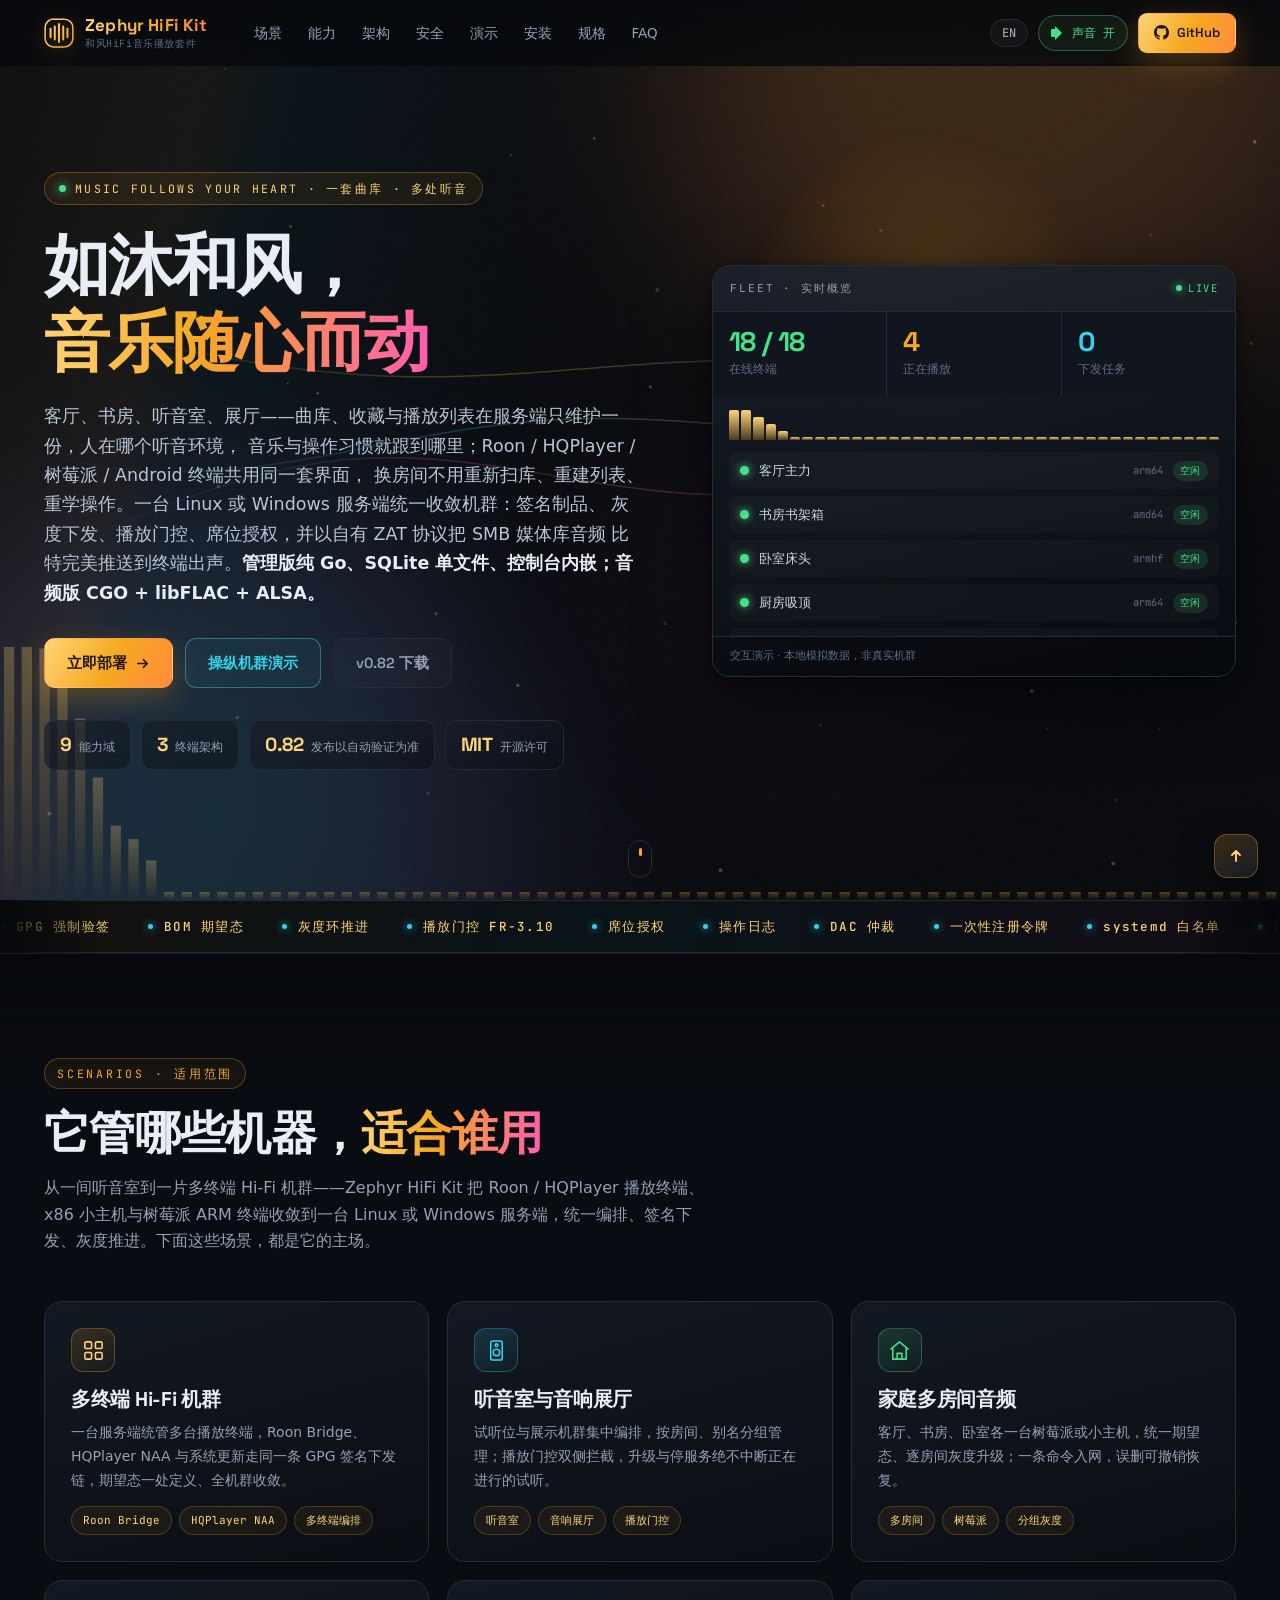
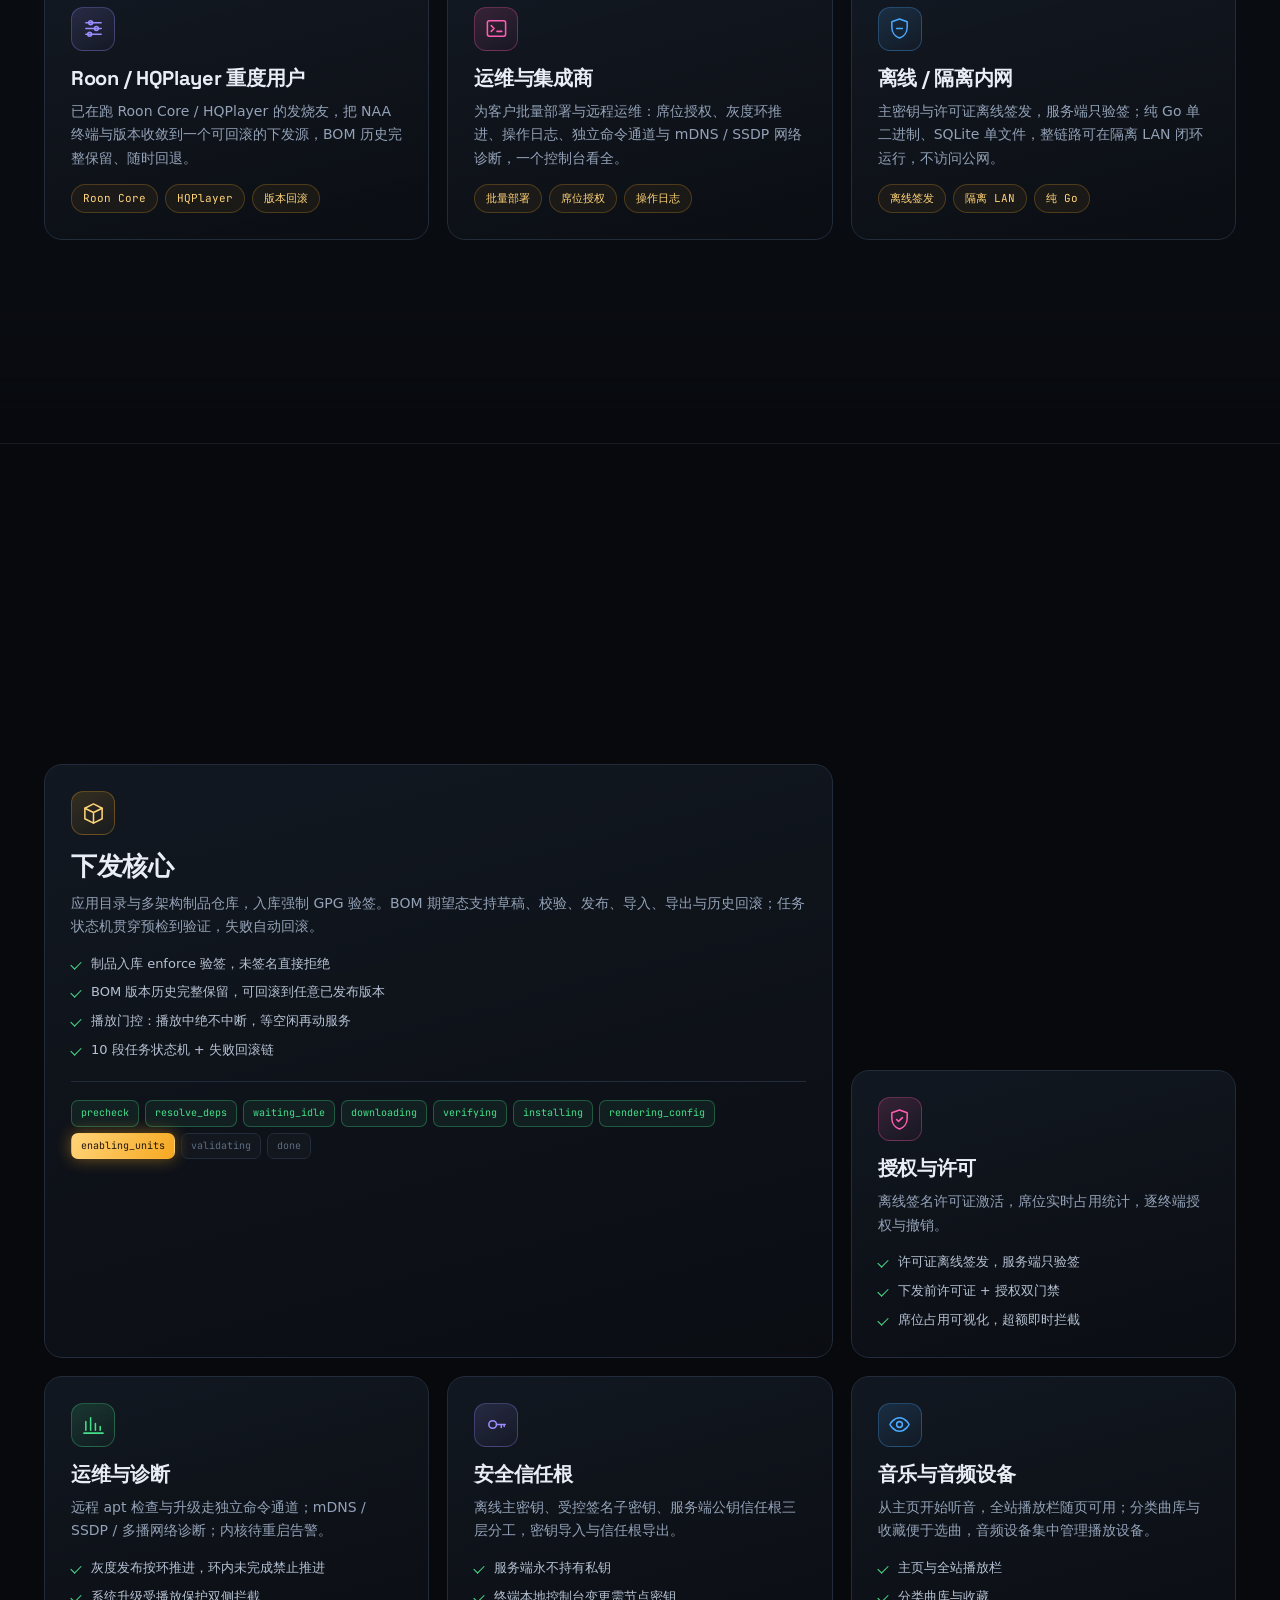
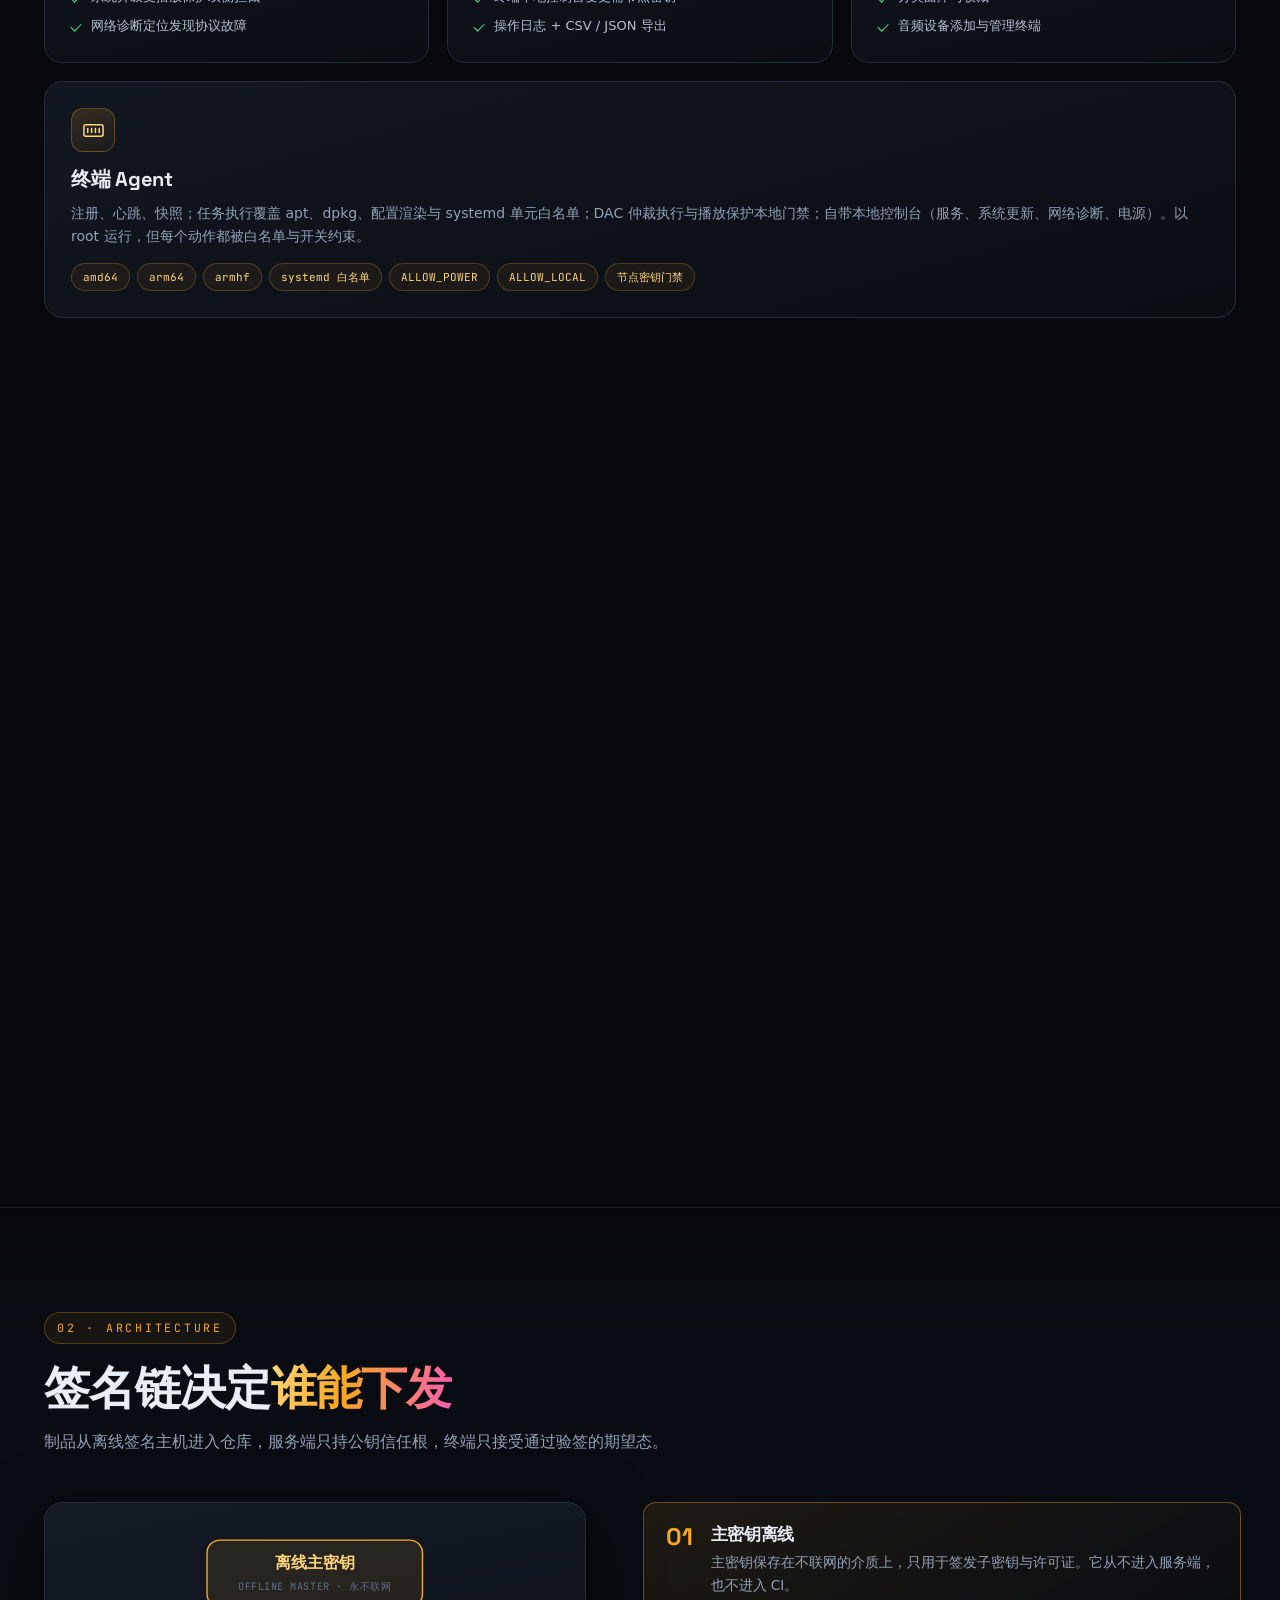
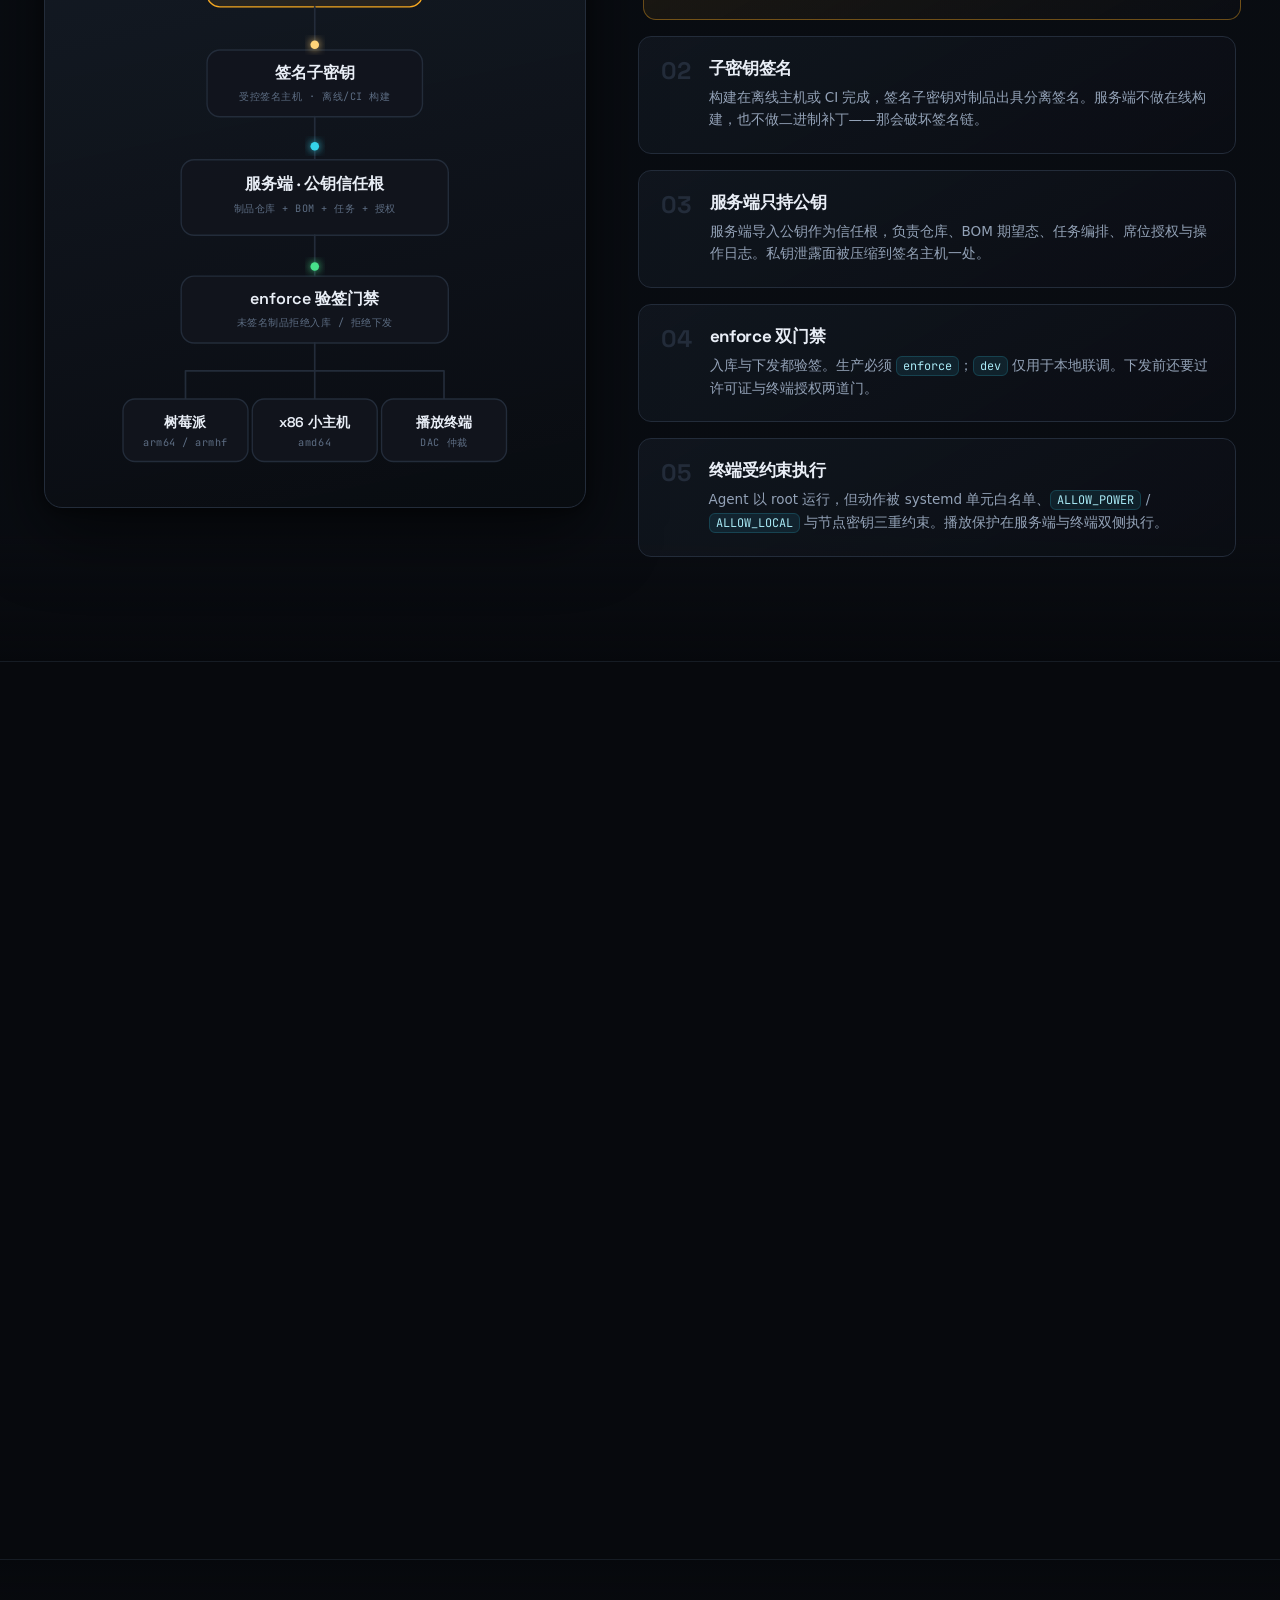
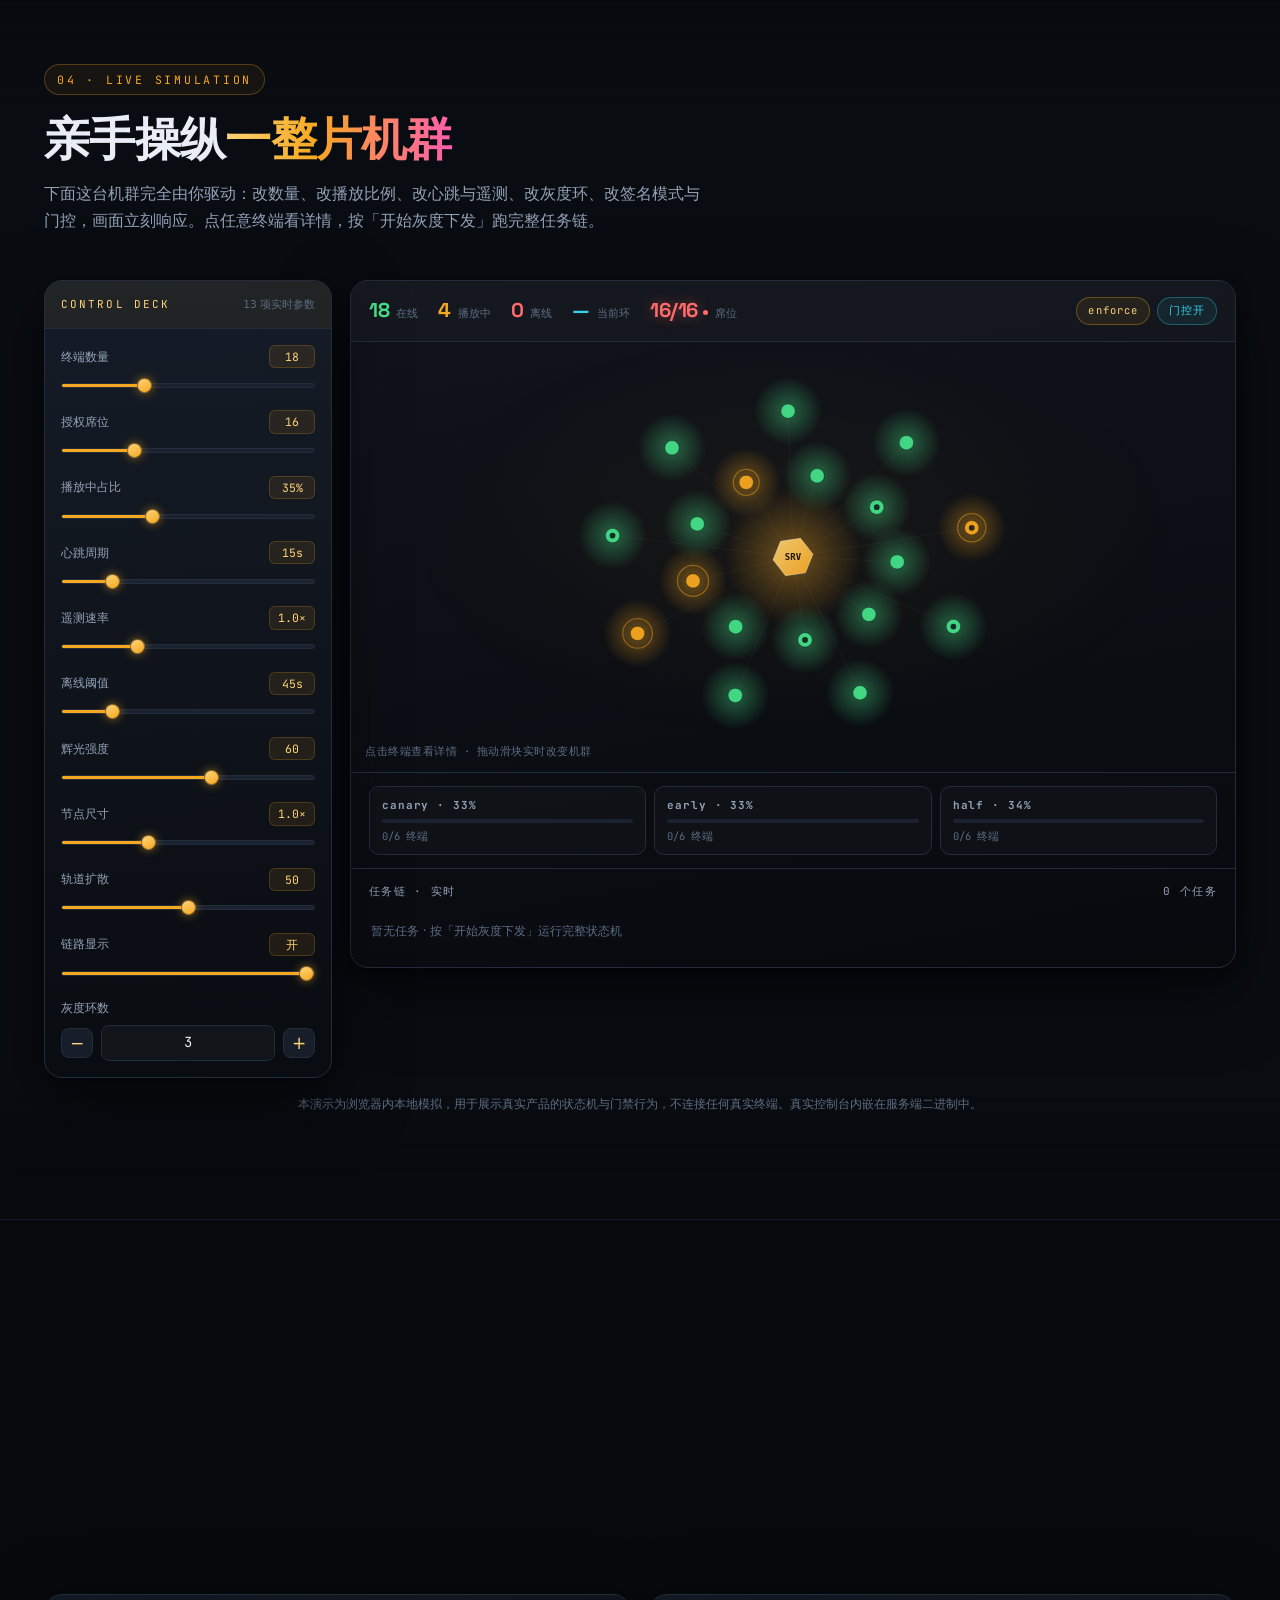
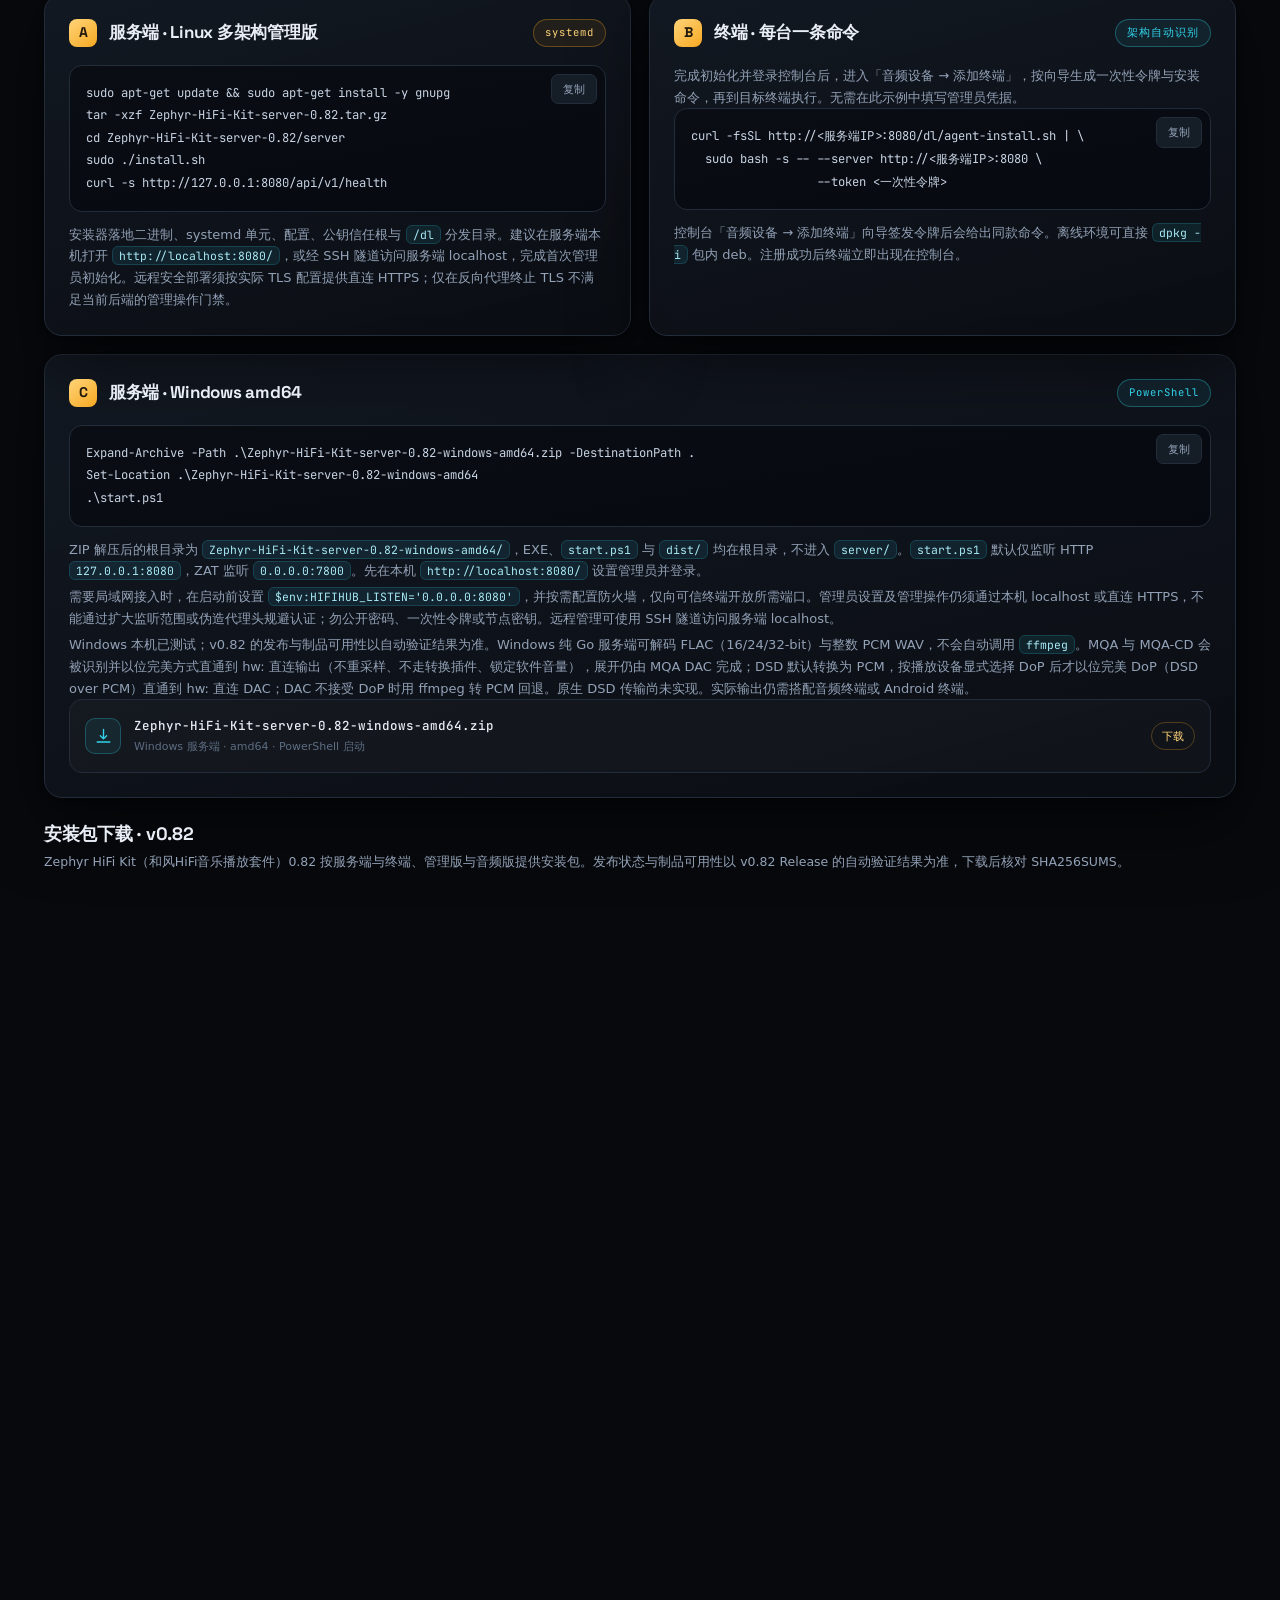
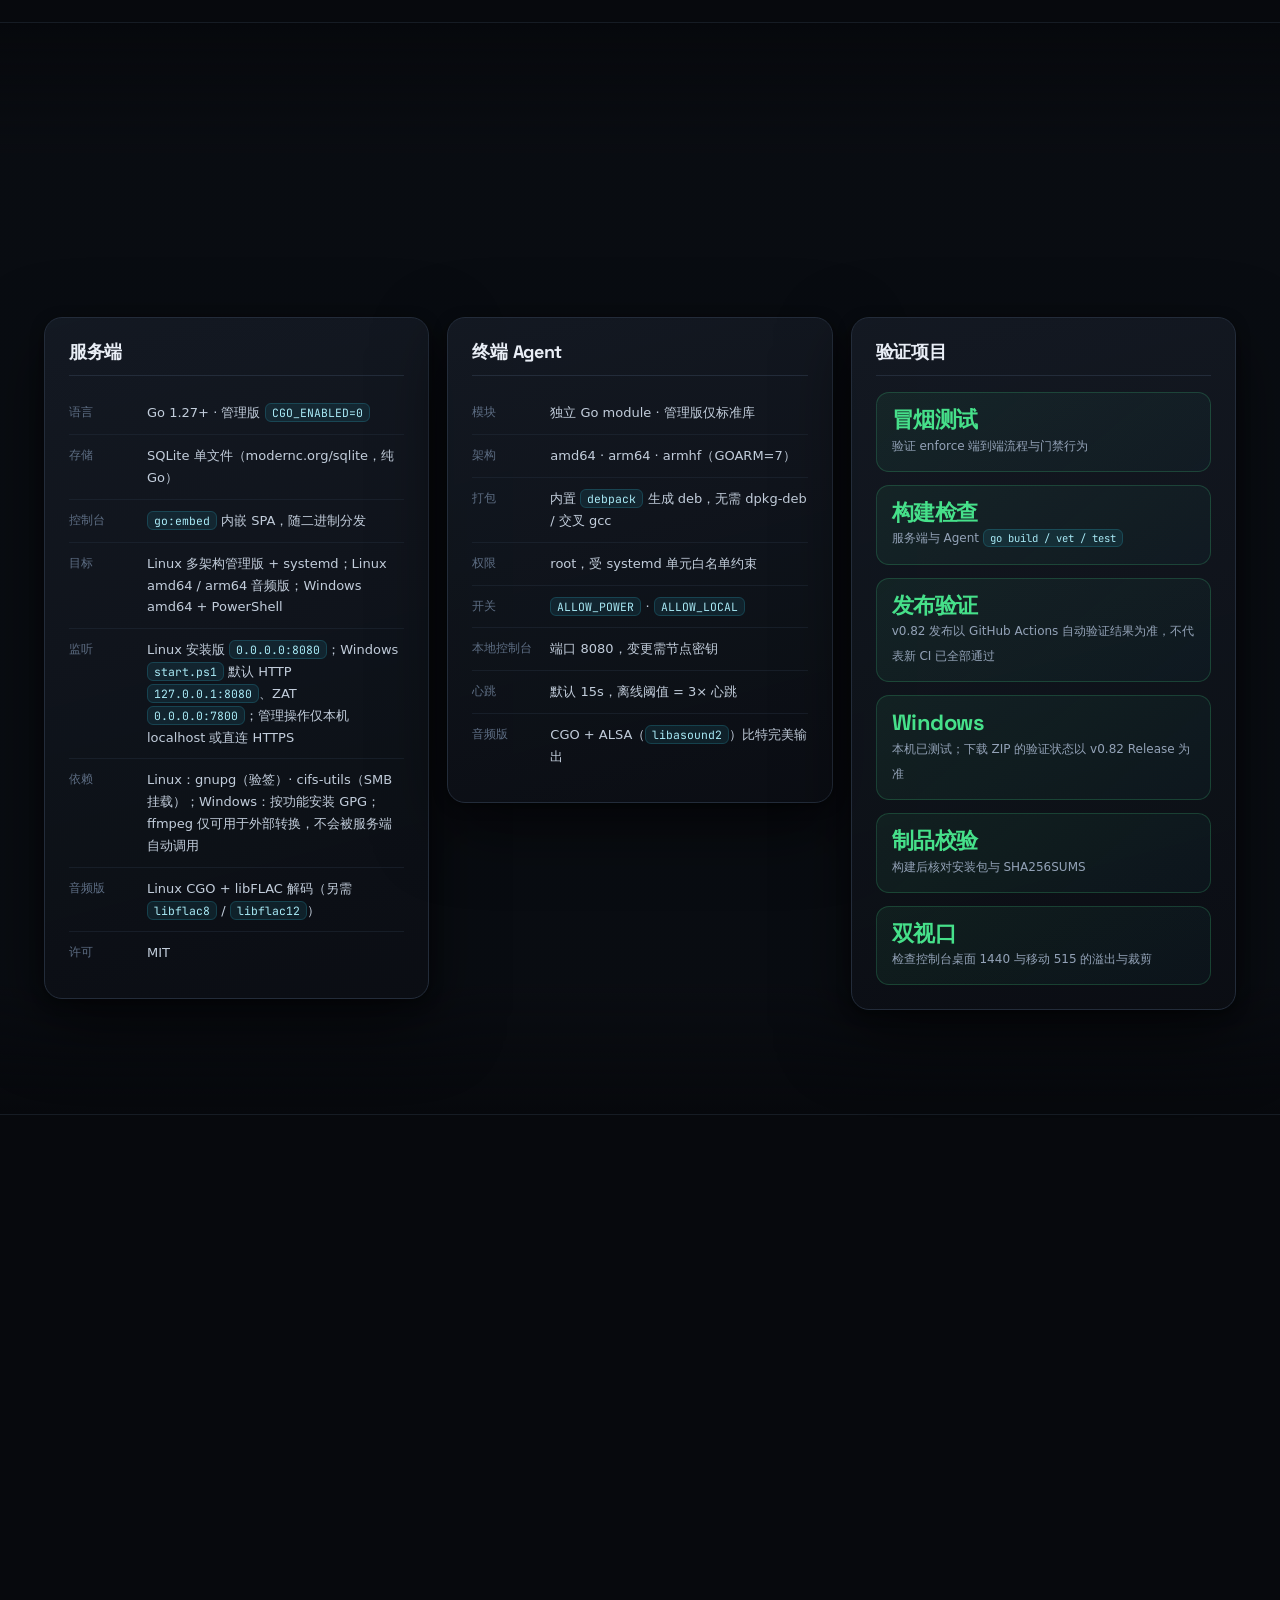
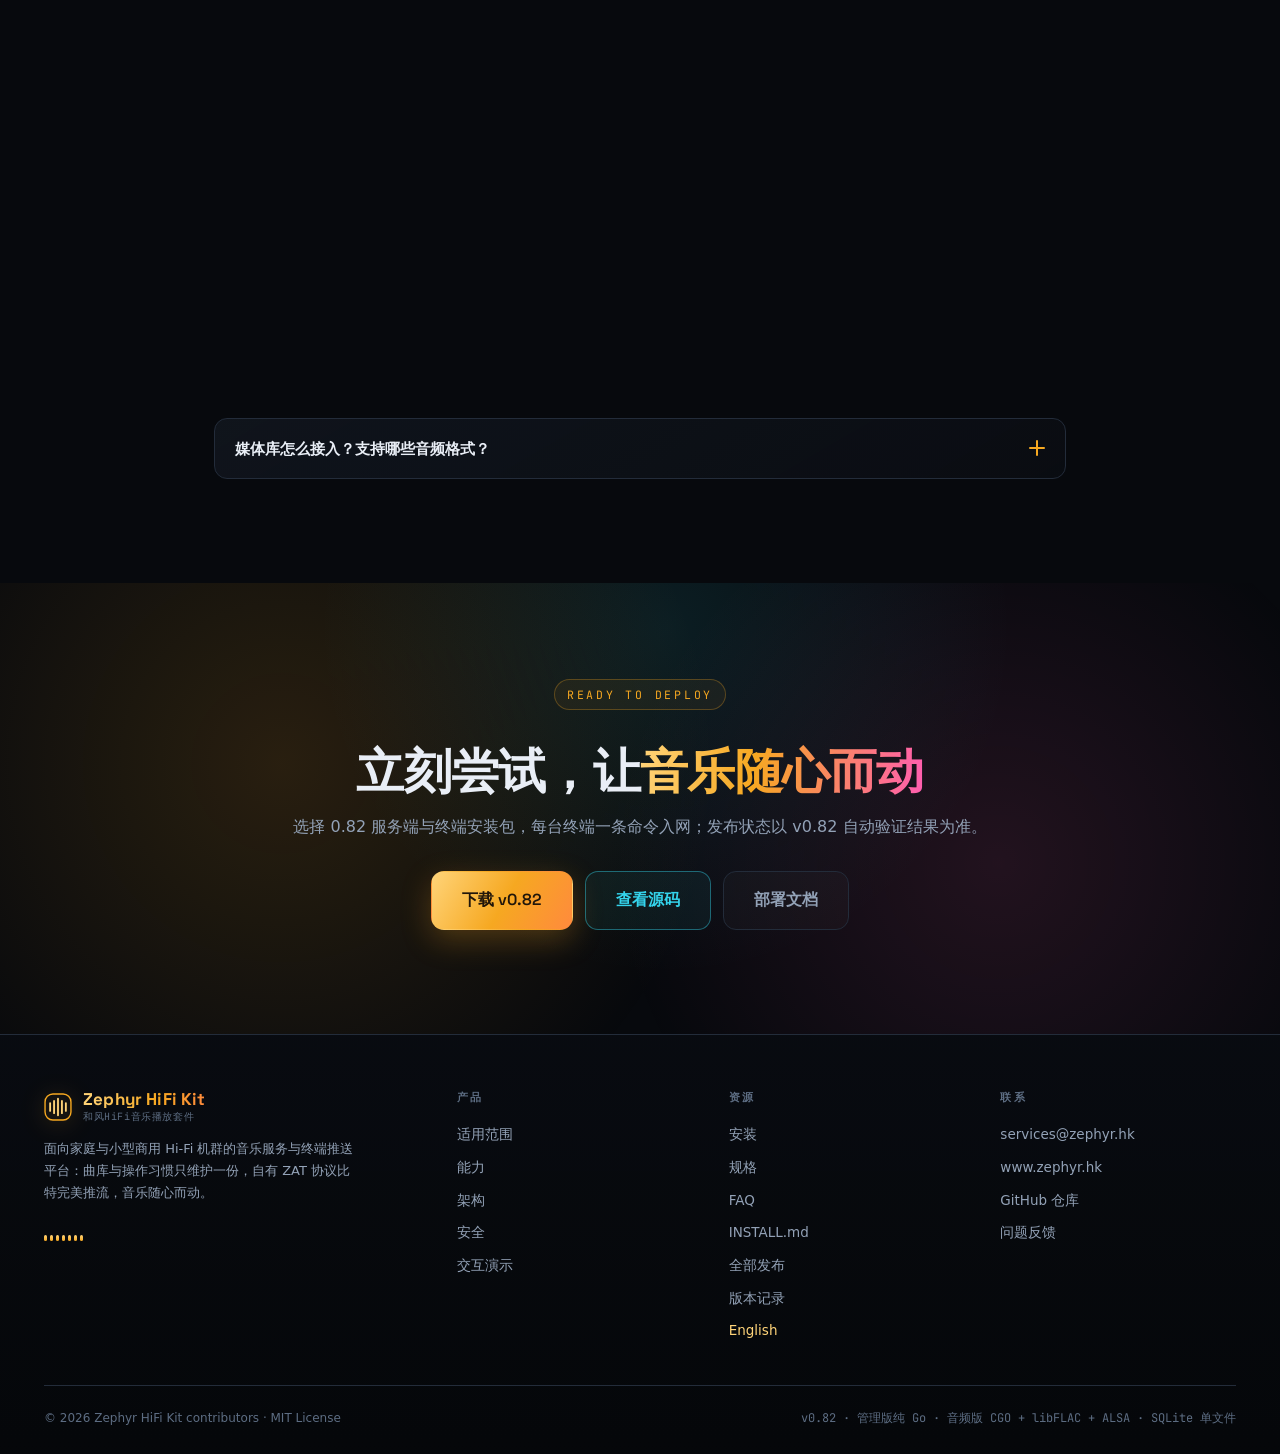
<file: docs/zh.html>
<!DOCTYPE html>
<html lang="zh-CN">
<head>
<meta charset="utf-8">
<meta name="viewport" content="width=device-width, initial-scale=1, viewport-fit=cover">
<title>Zephyr HiFi Kit · 和风HiFi音乐播放套件 0.82 | 如沐和风，音乐随心而动</title>
<meta name="description" content="Zephyr HiFi Kit（和风HiFi音乐播放套件）0.82：曲库、收藏与操作习惯只维护一份，音乐随心而动。提供 Linux 多架构与 Windows amd64 服务端、Linux 管理终端和音频终端、Android APK。统一编排 Roon / HQPlayer / 系统更新，自有 ZAT 协议音频推流；管理版终端不含 ALSA 播放，Linux 真实播放请选择音频版。发布与制品可用性以 v0.82 Release 的自动验证结果为准。">
<meta name="keywords" content="Zephyr HiFi Kit,和风HiFi音乐播放套件,Hi-Fi 机群管理,Roon 多终端管理,HQPlayer NAA,听音室系统,音响展厅,多房间音频,一套曲库多处听音,音乐随心而动,树莓派 Hi-Fi 终端,Linux 音乐服务器,Windows 音乐服务器,灰度下发,播放门控,席位授权,ZAT 音频协议,SMB 媒体库,FLAC 解码,ALSA 比特完美">
<meta name="robots" content="index, follow, max-image-preview:large, max-snippet:-1">
<meta name="theme-color" content="#07090d">
<link rel="canonical" href="https://zephyr.hk/zh.html">
<link rel="alternate" hreflang="zh-CN" href="https://zephyr.hk/zh.html">
<link rel="alternate" hreflang="en" href="https://zephyr.hk/">
<link rel="alternate" hreflang="x-default" href="https://zephyr.hk/">
<meta property="og:type" content="website">
<meta property="og:site_name" content="Zephyr HiFi Kit · 和风HiFi音乐播放套件">
<meta property="og:locale" content="zh_CN">
<meta property="og:title" content="Zephyr HiFi Kit · 和风HiFi音乐播放套件 0.82">
<meta property="og:description" content="和风HiFi音乐播放套件：曲库、收藏与操作习惯只维护一份，音乐随心而动。0.82 提供 Linux / Windows 服务端、Linux 管理版与音频版终端、Android APK；管理版终端不含 ALSA 播放。发布以 v0.82 自动验证结果为准。">
<meta property="og:url" content="https://zephyr.hk/zh.html">
<meta property="og:image" content="https://zephyr.hk/og.png">
<meta property="og:image:width" content="1536">
<meta property="og:image:height" content="1024">
<meta property="og:image:alt" content="Zephyr HiFi Kit · 和风HiFi音乐播放套件 — Hi-Fi 机群唯一下发源">
<meta name="twitter:card" content="summary_large_image">
<meta name="twitter:title" content="Zephyr HiFi Kit · 和风HiFi音乐播放套件 0.82">
<meta name="twitter:description" content="和风HiFi音乐播放套件：一套曲库，多处听音。Linux / Windows 服务端统一编排，ZAT 音频推流；Linux 真实播放选音频版，管理版 deb 不含 ALSA 播放。发布以 v0.82 自动验证结果为准。">
<meta name="twitter:image" content="https://zephyr.hk/og.png">
<meta name="twitter:image:alt" content="Zephyr HiFi Kit · 和风HiFi音乐播放套件 — Hi-Fi 机群唯一下发源">
<link rel="icon" href="favicon.svg" type="image/svg+xml">
<link rel="apple-touch-icon" href="favicon.svg">
<link rel="preconnect" href="https://fonts.googleapis.com">
<link rel="preconnect" href="https://fonts.gstatic.com" crossorigin>
<link href="https://fonts.googleapis.com/css2?family=Space+Grotesk:wght@400;500;600;700&family=JetBrains+Mono:wght@400;500;700&display=swap" rel="stylesheet">
<link rel="stylesheet" href="style.css">
<script type="application/ld+json">
{
  "@context": "https://schema.org",
  "@graph": [
    {
      "@type": "WebSite",
      "name": "Zephyr HiFi Kit",
      "alternateName": "和风HiFi音乐播放套件",
      "url": "https://zephyr.hk/",
      "inLanguage": "zh-CN"
    },
    {
      "@type": "SoftwareApplication",
      "name": "Zephyr HiFi Kit",
      "alternateName": "和风HiFi音乐播放套件",
      "url": "https://zephyr.hk/",
      "image": "https://zephyr.hk/og.png",
      "screenshot": "https://zephyr.hk/og.png",
      "description": "Zephyr HiFi Kit（和风HiFi音乐播放套件）0.82：曲库、收藏与操作习惯只维护一份，音乐随心而动。Linux / Windows 服务端统一编排 Roon / HQPlayer / 系统更新，支持签名制品、灰度下发、播放门控、席位授权及 ZAT 音频推流。Linux 管理版终端 deb 不含 ALSA 播放，真实播放需音频版；发布以 v0.82 自动验证结果为准。",
      "applicationCategory": "MultimediaApplication",
      "applicationSubCategory": "Hi-Fi 机群管理与制品下发",
      "operatingSystem": "Linux 多架构服务端；Windows amd64 服务端；Linux 管理终端 amd64 / arm64 / armhf，音频终端 amd64 / arm64；Android 8.0+（arm64 / armv7）",
      "softwareVersion": "0.82",
      "license": "https://opensource.org/licenses/MIT",
      "downloadUrl": "https://github.com/Eyebright/Zephyr-HiFi-Kit/releases/tag/v0.82",
      "installUrl": "https://zephyr.hk/#install",
      "offers": { "@type": "Offer", "price": "0", "priceCurrency": "USD" },
      "featureList": [
        "多终端 Hi-Fi 机群统一编排（Roon Bridge / HQPlayer NAA / 系统更新）",
        "GPG 签名制品仓库与 BOM 期望态",
        "灰度环下发与失败自动回滚",
        "播放门控（服务端与终端双侧）",
        "席位授权与离线许可证验签",
        "操作日志与命令通道",
        "SMB/CIFS 媒体库挂载与音频格式识别（WAV / FLAC）",
        "自有 ZAT 协议推流、Linux 音频终端 ALSA 比特完美播放（管理版终端不含 ALSA 播放）",
        "管理版纯 Go 单二进制、SQLite 单文件、可离线内网运行；音频版 CGO + libFLAC + ALSA"
      ],
      "audience": {
        "@type": "Audience",
        "audienceType": "Hi-Fi 机群运维、听音室、音响展厅、多房间音频集成商"
      }
    },
    {
      "@type": "FAQPage",
      "mainEntity": [
        { "@type": "Question", "name": "服务端必须联网吗？", "acceptedAnswer": { "@type": "Answer", "text": "不需要。主密钥与许可证签发都可完全离线，整个链路可在隔离 LAN 内闭环运行；终端安装器从服务端 /dl/ 取包，不访问公网。" } },
        { "@type": "Question", "name": "为什么不做在线构建和二进制补丁？", "acceptedAnswer": { "@type": "Answer", "text": "在线构建需内置交叉工具链，体积与攻击面不可接受；二进制补丁会破坏签名链。改为离线/CI 构建 → 签名 → 上传入库的可验证路径。" } },
        { "@type": "Question", "name": "播放中的终端会被升级打断吗？", "acceptedAnswer": { "@type": "Answer", "text": "不会。播放门控在服务端与终端双侧执行，任务进入 waiting_idle 等待空闲；播放中系统升级、停服务与关机同样被拦截。" } },
        { "@type": "Question", "name": "许可证是怎么工作的？", "acceptedAnswer": { "@type": "Answer", "text": "服务端内置 3 台终端授权；超出可由私有签发端离线签发许可证扩容，服务端使用签发公钥验签并统计席位占用；终端无需证书。" } },
        { "@type": "Question", "name": "灰度发布怎么推进？", "acceptedAnswer": { "@type": "Answer", "text": "环百分比合计 100，绑定 BOM 版本必须已发布；当前环有未完成任务时推进返回 409，避免故障扩散；支持撤销恢复。" } },
        { "@type": "Question", "name": "控制台的鉴权在哪里做？", "acceptedAnswer": { "@type": "Answer", "text": "控制台内置单管理员鉴权，首次引导设置管理员名字与密码。已有管理员从服务端本机 localhost 使用时自动获得可信会话；远程管理操作仍需登录，且只允许直连 HTTPS。当前后端不信任反向代理的 TLS 转发头。" } },
        { "@type": "Question", "name": "误删了 BOM 版本或终端怎么办？", "acceptedAnswer": { "@type": "Answer", "text": "BOM 保留完整版本历史可回滚；回滚生成新的已发布版本而非覆盖历史；终端注销支持撤销恢复。" } },
        { "@type": "Question", "name": "支持哪些终端硬件？", "acceptedAnswer": { "@type": "Answer", "text": "Linux 安装器自动识别 amd64、arm64 与 armhf，覆盖 x86 小主机、树莓派 4/5（64 位）与树莓派 2/3（32 位）；另提供安卓终端 APK，支持 Android 8.0 及以上的 arm64 / armv7 设备，经 AAudio 比特完美出声。" } }
      ]
    }
  ]
}
</script>
</head>
<body>
<a class="skip" href="#main">跳到主内容</a>

<div class="bg-layer" aria-hidden="true">
  <div class="aurora a1"></div>
  <div class="aurora a2"></div>
  <div class="aurora a3"></div>
  <div class="beam"></div>
  <div class="grain"></div>
</div>

<header class="nav" id="nav">
  <div class="nav-in">
    <a class="brand" href="#top" aria-label="Zephyr HiFi Kit 首页">
      <span class="brand-mark" aria-hidden="true">
        <svg viewBox="0 0 32 32" width="30" height="30"><defs><linearGradient id="bm" x1="0" y1="0" x2="1" y2="1"><stop offset="0" stop-color="#ffd479"/><stop offset="1" stop-color="#f6a821"/></linearGradient></defs><rect x="1.2" y="1.2" width="29.6" height="29.6" rx="9" fill="none" stroke="url(#bm)" stroke-width="1.6"/><path d="M7 20.5V11.5M11.5 23V9M16 25.5V6.5M20.5 23V9M25 20.5V11.5" stroke="url(#bm)" stroke-width="2.1" stroke-linecap="round"/></svg>
      </span>
      <span class="brand-txt">
        <b>Zephyr HiFi Kit</b>
        <i>和风HiFi音乐播放套件</i>
      </span>
    </a>
    <nav class="links" id="nav-links" aria-label="页面导航">
      <a href="#scenarios" data-spy="scenarios">场景</a>
      <a href="#features" data-spy="features">能力</a>
      <a href="#architecture" data-spy="architecture">架构</a>
      <a href="#security" data-spy="security">安全</a>
      <a href="#demo" data-spy="demo">演示</a>
      <a href="#install" data-spy="install">安装</a>
      <a href="#specs" data-spy="specs">规格</a>
      <a href="#faq" data-spy="faq">FAQ</a>
    </nav>
    <div class="nav-act">
      <a class="lang-switch" href="index.html" hreflang="en" lang="en" data-lang-switch title="Switch to English">EN</a>
      <button class="snd" id="snd" type="button" aria-pressed="true" title="声音总开关：一键静音全部声音 · 背景音乐《500 Miles》">
        <span class="snd-ico" aria-hidden="true"></span><span id="snd-txt">声音 开</span>
      </button>
      <a class="btn gold sm" href="https://github.com/Eyebright/Zephyr-HiFi-Kit" target="_blank" rel="noopener">
        <svg viewBox="0 0 16 16" width="15" height="15" aria-hidden="true"><path fill="currentColor" d="M8 0C3.58 0 0 3.58 0 8c0 3.54 2.29 6.53 5.47 7.59.4.07.55-.17.55-.38 0-.19-.01-.82-.01-1.49-2.01.37-2.53-.49-2.69-.94-.09-.23-.48-.94-.82-1.13-.28-.15-.68-.52-.01-.53.63-.01 1.08.58 1.23.82.72 1.21 1.87.87 2.33.66.07-.52.28-.87.51-1.07-1.78-.2-3.64-.89-3.64-3.95 0-.87.31-1.59.82-2.15-.08-.2-.36-1.02.08-2.12 0 0 .67-.21 2.2.82a7.6 7.6 0 0 1 2-.27c.68 0 1.36.09 2 .27 1.53-1.04 2.2-.82 2.2-.82.44 1.1.16 1.92.08 2.12.51.56.82 1.27.82 2.15 0 3.07-1.87 3.75-3.65 3.95.29.25.54.73.54 1.48 0 1.07-.01 1.93-.01 2.2 0 .21.15.46.55.38A8.01 8.01 0 0 0 16 8c0-4.42-3.58-8-8-8Z"/></svg>
        GitHub
      </a>
      <button class="burger" id="burger" type="button" aria-label="展开导航" aria-expanded="false"><span></span><span></span><span></span></button>
    </div>
  </div>
  <div class="nav-prog" id="nav-prog" aria-hidden="true"></div>
</header>

<main id="main">

<!-- ══════════ HERO ══════════ -->
<section class="hero" id="top">
  <canvas id="hero-cv" aria-hidden="true"></canvas>
  <div class="hero-in">
    <div class="hero-copy">
      <div class="eyebrow rv" style="--d:0ms"><span class="dot"></span>MUSIC FOLLOWS YOUR HEART · 一套曲库 · 多处听音</div>
      <h1 class="rv" style="--d:70ms">如沐和风，<br><span class="grad-warm">音乐随心而动</span></h1>
      <p class="lede rv" style="--d:150ms">
        客厅、书房、听音室、展厅——曲库、收藏与播放列表在服务端只维护一份，人在哪个听音环境，
        音乐与操作习惯就跟到哪里；Roon / HQPlayer / 树莓派 / Android 终端共用同一套界面，
        换房间不用重新扫库、重建列表、重学操作。一台 Linux 或 Windows 服务端统一收敛机群：签名制品、
        灰度下发、播放门控、席位授权，并以自有 ZAT 协议把 SMB 媒体库音频
        比特完美推送到终端出声。<b>管理版纯 Go、SQLite 单文件、控制台内嵌；音频版 CGO + libFLAC + ALSA。</b>
      </p>
      <div class="hero-cta rv" style="--d:230ms">
        <a class="btn gold" href="#install">立即部署<svg viewBox="0 0 16 16" width="15" height="15" aria-hidden="true"><path fill="none" stroke="currentColor" stroke-width="1.8" stroke-linecap="round" stroke-linejoin="round" d="M3 8h10M9 4l4 4-4 4"/></svg></a>
        <a class="btn line" href="#demo">操纵机群演示</a>
        <a class="btn ghost" href="https://github.com/Eyebright/Zephyr-HiFi-Kit/releases/tag/v0.82" target="_blank" rel="noopener">v0.82 下载</a>
      </div>
      <ul class="hero-chips rv" style="--d:310ms">
        <li><b>9</b>能力域</li>
        <li><b>3</b>终端架构</li>
        <li><b>0.82</b>发布以自动验证为准</li>
        <li><b>MIT</b>开源许可</li>
      </ul>
    </div>
    <aside class="hero-panel rv" style="--d:380ms" aria-label="实时机群概览">
      <div class="hp-top">
        <span class="hp-t">FLEET · 实时概览</span>
        <span class="hp-live"><i></i>LIVE</span>
      </div>
      <div class="hp-kpis">
        <div class="hp-k"><b id="hp-online">—</b><span>在线终端</span></div>
        <div class="hp-k"><b id="hp-play">—</b><span>正在播放</span></div>
        <div class="hp-k"><b id="hp-jobs">—</b><span>下发任务</span></div>
      </div>
      <div class="hp-spec" id="hp-spec" aria-hidden="true"></div>
      <div class="hp-rows" id="hp-rows"></div>
      <div class="hp-foot">交互演示 · 本地模拟数据，非真实机群</div>
    </aside>
  </div>
  <a class="scroll-hint" href="#features" aria-label="向下滚动"><span></span></a>
</section>

<!-- ══════════ MARQUEE ══════════ -->
<div class="marquee" aria-hidden="true">
  <div class="mq-track" id="mq-track"></div>
</div>

<!-- ══════════ SCENARIOS / 适用范围 ══════════ -->
<section class="sec alt" id="scenarios">
  <div class="wrap">
    <header class="sec-h rv">
      <span class="kicker">SCENARIOS · 适用范围</span>
      <h2>它管哪些机器，<span class="grad-warm">适合谁用</span></h2>
      <p>从一间听音室到一片多终端 Hi-Fi 机群——Zephyr HiFi Kit 把 Roon / HQPlayer 播放终端、x86 小主机与树莓派 ARM 终端收敛到一台 Linux 或 Windows 服务端，统一编排、签名下发、灰度推进。下面这些场景，都是它的主场。</p>
    </header>
    <div class="bento">
      <article class="cell rv" data-hue="amber">
        <div class="cell-ico" aria-hidden="true"><svg viewBox="0 0 24 24"><rect x="3" y="3" width="7" height="7" rx="1.5"/><rect x="14" y="3" width="7" height="7" rx="1.5"/><rect x="3" y="14" width="7" height="7" rx="1.5"/><rect x="14" y="14" width="7" height="7" rx="1.5"/></svg></div>
        <h3>多终端 Hi-Fi 机群</h3>
        <p>一台服务端统管多台播放终端，Roon Bridge、HQPlayer NAA 与系统更新走同一条 GPG 签名下发链，期望态一处定义、全机群收敛。</p>
        <div class="agent-tags"><span>Roon Bridge</span><span>HQPlayer NAA</span><span>多终端编排</span></div>
      </article>
      <article class="cell rv" data-hue="cyan">
        <div class="cell-ico" aria-hidden="true"><svg viewBox="0 0 24 24"><rect x="6" y="2" width="12" height="20" rx="2"/><circle cx="12" cy="14" r="3.4"/><circle cx="12" cy="6.5" r="1.4"/></svg></div>
        <h3>听音室与音响展厅</h3>
        <p>试听位与展示机群集中编排，按房间、别名分组管理；播放门控双侧拦截，升级与停服务绝不中断正在进行的试听。</p>
        <div class="agent-tags"><span>听音室</span><span>音响展厅</span><span>播放门控</span></div>
      </article>
      <article class="cell rv" data-hue="green">
        <div class="cell-ico" aria-hidden="true"><svg viewBox="0 0 24 24"><path d="M3 10.5 12 3l9 7.5"/><path d="M5 9.5V21h14V9.5"/><path d="M9.5 21v-6h5v6"/></svg></div>
        <h3>家庭多房间音频</h3>
        <p>客厅、书房、卧室各一台树莓派或小主机，统一期望态、逐房间灰度升级；一条命令入网，误删可撤销恢复。</p>
        <div class="agent-tags"><span>多房间</span><span>树莓派</span><span>分组灰度</span></div>
      </article>
      <article class="cell rv" data-hue="violet">
        <div class="cell-ico" aria-hidden="true"><svg viewBox="0 0 24 24"><path d="M4 6h16M4 12h16M4 18h16"/><circle cx="9" cy="6" r="2"/><circle cx="15" cy="12" r="2"/><circle cx="8" cy="18" r="2"/></svg></div>
        <h3>Roon / HQPlayer 重度用户</h3>
        <p>已在跑 Roon Core / HQPlayer 的发烧友，把 NAA 终端与版本收敛到一个可回滚的下发源，BOM 历史完整保留、随时回退。</p>
        <div class="agent-tags"><span>Roon Core</span><span>HQPlayer</span><span>版本回滚</span></div>
      </article>
      <article class="cell rv" data-hue="magenta">
        <div class="cell-ico" aria-hidden="true"><svg viewBox="0 0 24 24"><rect x="2.5" y="4" width="19" height="16" rx="2"/><path d="M6.5 9l3 3-3 3M12.5 15h5"/></svg></div>
        <h3>运维与集成商</h3>
        <p>为客户批量部署与远程运维：席位授权、灰度环推进、操作日志、独立命令通道与 mDNS / SSDP 网络诊断，一个控制台看全。</p>
        <div class="agent-tags"><span>批量部署</span><span>席位授权</span><span>操作日志</span></div>
      </article>
      <article class="cell rv" data-hue="blue">
        <div class="cell-ico" aria-hidden="true"><svg viewBox="0 0 24 24"><path d="M12 2 4 5v6c0 5 3.4 9.4 8 11 4.6-1.6 8-6 8-11V5l-8-3Z"/><path d="M9 12h6"/></svg></div>
        <h3>离线 / 隔离内网</h3>
        <p>主密钥与许可证离线签发，服务端只验签；纯 Go 单二进制、SQLite 单文件，整链路可在隔离 LAN 闭环运行，不访问公网。</p>
        <div class="agent-tags"><span>离线签发</span><span>隔离 LAN</span><span>纯 Go</span></div>
      </article>
    </div>
    <p class="scn-plat rv">服务端 <b>Linux 多架构 / Windows amd64</b> · 管理终端 <b>amd64 / arm64 / armhf</b> · Linux 音频终端 <b>amd64 / arm64</b>（x86 小主机 · 树莓派 4/5 · 树莓派 2/3）· 应用 <b>Roon Bridge / HQPlayer NAA / 系统更新</b></p>
  </div>
</section>

<!-- ══════════ FEATURES ══════════ -->
<section class="sec" id="features">
  <div class="wrap">
    <header class="sec-h rv">
      <span class="kicker">01 · CAPABILITIES</span>
      <h2>九个域，<span class="grad-cool">全部真实实现</span></h2>
      <p>不是路线图，不是占位。以下每一项都在仓库里有对应的 Go 代码、API 路由与端到端冒烟断言。</p>
    </header>
    <div class="bento">
      <article class="cell big rv" data-hue="amber">
        <div class="cell-ico" aria-hidden="true"><svg viewBox="0 0 24 24"><path d="M12 2 3 6.5v11L12 22l9-4.5v-11L12 2Z"/><path d="M3 6.5 12 11l9-4.5M12 11v11"/></svg></div>
        <h3>下发核心</h3>
        <p>应用目录与多架构制品仓库，入库强制 GPG 验签。BOM 期望态支持草稿、校验、发布、导入、导出与历史回滚；任务状态机贯穿预检到验证，失败自动回滚。</p>
        <ul class="ticks">
          <li>制品入库 enforce 验签，未签名直接拒绝</li>
          <li>BOM 版本历史完整保留，可回滚到任意已发布版本</li>
          <li>播放门控：播放中绝不中断，等空闲再动服务</li>
          <li>10 段任务状态机 + 失败回滚链</li>
        </ul>
        <div class="pipeline" id="feat-pipeline" aria-label="任务状态机"></div>
      </article>
      <article class="cell rv" data-hue="cyan">
        <div class="cell-ico" aria-hidden="true"><svg viewBox="0 0 24 24"><rect x="3" y="4" width="18" height="13" rx="2"/><path d="M8 21h8M12 17v4M7 8h6M7 11h10"/></svg></div>
        <h3>终端生命周期</h3>
        <p>一次性注册令牌（TTL 可选）、三步添加向导、终端配置面板，以及注销后的撤销恢复。</p>
        <ul class="ticks"><li>别名 · 房间 · 期望 BOM · DAC 仲裁</li><li>播放保护 · 维护窗口 · 离线阈值</li><li>注销 + 撤销恢复，误操作可回退</li></ul>
      </article>
      <article class="cell rv" data-hue="magenta">
        <div class="cell-ico" aria-hidden="true"><svg viewBox="0 0 24 24"><path d="M12 2 4 5v6c0 5 3.4 9.4 8 11 4.6-1.6 8-6 8-11V5l-8-3Z"/><path d="m9 12 2 2 4-4"/></svg></div>
        <h3>授权与许可</h3>
        <p>离线签名许可证激活，席位实时占用统计，逐终端授权与撤销。</p>
        <ul class="ticks"><li>许可证离线签发，服务端只验签</li><li>下发前许可证 + 授权双门禁</li><li>席位占用可视化，超额即时拦截</li></ul>
      </article>
      <article class="cell rv" data-hue="green">
        <div class="cell-ico" aria-hidden="true"><svg viewBox="0 0 24 24"><path d="M4 18V9M9 18V5M14 18v-7M19 18v-4"/><path d="M2 21h20"/></svg></div>
        <h3>运维与诊断</h3>
        <p>远程 apt 检查与升级走独立命令通道；mDNS / SSDP / 多播网络诊断；内核待重启告警。</p>
        <ul class="ticks"><li>灰度发布按环推进，环内未完成禁止推进</li><li>系统升级受播放保护双侧拦截</li><li>网络诊断定位发现协议故障</li></ul>
      </article>
      <article class="cell rv" data-hue="violet">
        <div class="cell-ico" aria-hidden="true"><svg viewBox="0 0 24 24"><circle cx="8" cy="12" r="4"/><path d="M12 12h9M17 12v3M20 12v2"/></svg></div>
        <h3>安全信任根</h3>
        <p>离线主密钥、受控签名子密钥、服务端公钥信任根三层分工，密钥导入与信任根导出。</p>
        <ul class="ticks"><li>服务端永不持有私钥</li><li>终端本地控制台变更需节点密钥</li><li>操作日志 + CSV / JSON 导出</li></ul>
      </article>
      <article class="cell rv" data-hue="blue">
        <div class="cell-ico" aria-hidden="true"><svg viewBox="0 0 24 24"><path d="M2 12s3.6-7 10-7 10 7 10 7-3.6 7-10 7-10-7-10-7Z"/><circle cx="12" cy="12" r="3"/></svg></div>
        <h3>音乐与音频设备</h3>
        <p>从主页开始听音，全站播放栏随页可用；分类曲库与收藏便于选曲，音频设备集中管理播放设备。</p>
        <ul class="ticks"><li>主页与全站播放栏</li><li>分类曲库与收藏</li><li>音频设备添加与管理终端</li></ul>
      </article>
      <article class="cell wide rv" data-hue="amber">
        <div class="cell-ico" aria-hidden="true"><svg viewBox="0 0 24 24"><rect x="2" y="6" width="20" height="12" rx="2"/><path d="M6 10v4M10 10v4M14 10v4M18 10v4"/></svg></div>
        <h3>终端 Agent</h3>
        <p>注册、心跳、快照；任务执行覆盖 apt、dpkg、配置渲染与 systemd 单元白名单；DAC 仲裁执行与播放保护本地门禁；自带本地控制台（服务、系统更新、网络诊断、电源）。以 root 运行，但每个动作都被白名单与开关约束。</p>
        <div class="agent-tags"><span>amd64</span><span>arm64</span><span>armhf</span><span>systemd 白名单</span><span>ALLOW_POWER</span><span>ALLOW_LOCAL</span><span>节点密钥门禁</span></div>
      </article>
      <article class="cell wide rv" data-hue="cyan">
        <div class="cell-ico" aria-hidden="true"><svg viewBox="0 0 24 24"><path d="M2 12h3l3-7 4 15 3-10 2 4h5"/></svg></div>
        <h3>音频解决方案 · 自有 ZAT 协议</h3>
        <p>不止编排别人的播放终端——Zephyr HiFi Kit 自己就是一条完整音频链路：内核挂载 SMB/CIFS 媒体库、按文件头识别 WAV / FLAC 等格式、服务端 libFLAC 解码，经自有 ZAT 协议（采样时钟 PTS、节点密钥鉴权、授权门禁）推流到终端，ALSA 比特完美出声。终端「正在播放」控制台支持暂停、停止、seek、音量与输出设备切换，并与播放门控联动。真实出声需音频版（CGO）；管理版 ALSA 为占位。</p>
        <ul class="ticks"><li>SMB/CIFS 内核挂载 + 媒体库扫描入库，凭据不上命令行</li><li>WAV / FLAC 格式识别，libFLAC 真实解码</li><li>ZAT 推流：采样时钟 PTS · 节点密钥鉴权 · 授权门禁</li><li>终端 ALSA 比特完美输出 + 正在播放控制台</li></ul>
        <div class="agent-tags"><span>SMB / CIFS</span><span>WAV · FLAC</span><span>ZAT 协议</span><span>libFLAC</span><span>ALSA</span><span>比特完美</span><span>音频版 CGO</span></div>
      </article>
      <article class="cell wide rv" data-hue="green">
        <div class="cell-ico" aria-hidden="true"><svg viewBox="0 0 24 24"><path d="M21 12a9 9 0 1 1-2.6-6.3"/><path d="M21 3v6h-6"/><path d="M12 8v4l3 2"/></svg></div>
        <h3>自动更新 · 服务端自升级 + 终端收敛</h3>
        <p>服务端周期检测发布源最新版本，经 feed SHA256 摘要、可选 GPG 验签与包内 SHA256SUMS 三重校验后原子置换二进制并重启，同时刷新终端分发集。终端 Agent 版本恒跟随服务端：按灰度环逐批下发签名升级命令，下载、校验、dpkg、重启全自动，心跳确认版本后才判定收敛；失败退避重试、达上限挂起可一键重试，播放中的终端自动等待空闲。离线内网把发布源指向镜像即可闭环。</p>
        <ul class="ticks"><li>三重校验 + 原子置换，崩溃不留半截二进制</li><li>灰度环整环对齐才推进，并行数与重试上限可调</li><li>播放保护双侧门禁，升级绝不中断出声</li><li>控制台实时状态：检查 · 升级 · 收敛 · 挂起重试</li></ul>
        <div class="agent-tags"><span>发布源检测</span><span>SHA256 + GPG</span><span>原子置换</span><span>灰度环</span><span>退避重试</span><span>播放保护</span><span>离线镜像</span></div>
      </article>
    </div>
  </div>
</section>

<!-- ══════════ ARCHITECTURE ══════════ -->
<section class="sec alt" id="architecture">
  <div class="wrap">
    <header class="sec-h rv">
      <span class="kicker">02 · ARCHITECTURE</span>
      <h2>签名链决定<span class="grad-warm">谁能下发</span></h2>
      <p>制品从离线签名主机进入仓库，服务端只持公钥信任根，终端只接受通过验签的期望态。</p>
    </header>
    <div class="arch">
      <div class="arch-sticky">
        <div class="arch-card rv">
          <svg class="arch-svg" viewBox="0 0 460 520" role="img" aria-label="签名与下发架构图">
            <defs>
              <linearGradient id="gA" x1="0" y1="0" x2="1" y2="1"><stop offset="0" stop-color="#ffd479"/><stop offset="1" stop-color="#f6a821"/></linearGradient>
              <linearGradient id="gC" x1="0" y1="0" x2="1" y2="0"><stop offset="0" stop-color="#34d3eb"/><stop offset="1" stop-color="#9b8cff"/></linearGradient>
              <linearGradient id="gG" x1="0" y1="0" x2="1" y2="0"><stop offset="0" stop-color="#46e08a"/><stop offset="1" stop-color="#34d3eb"/></linearGradient>
              <filter id="glow" x="-60%" y="-60%" width="220%" height="220%"><feGaussianBlur stdDeviation="4" result="b"/><feMerge><feMergeNode in="b"/><feMergeNode in="SourceGraphic"/></feMerge></filter>
            </defs>
            <g class="arch-node" data-step="0">
              <rect x="130" y="14" width="200" height="62" rx="12"/>
              <text x="230" y="40" class="an-t">离线主密钥</text>
              <text x="230" y="60" class="an-s">OFFLINE MASTER · 永不联网</text>
            </g>
            <path class="arch-link" id="al0" d="M230 76 V116" />
            <g class="arch-node" data-step="1">
              <rect x="130" y="116" width="200" height="62" rx="12"/>
              <text x="230" y="142" class="an-t">签名子密钥</text>
              <text x="230" y="162" class="an-s">受控签名主机 · 离线/CI 构建</text>
            </g>
            <path class="arch-link" id="al1" d="M230 178 V218"/>
            <g class="arch-node" data-step="2">
              <rect x="106" y="218" width="248" height="70" rx="12"/>
              <text x="230" y="245" class="an-t">服务端 · 公钥信任根</text>
              <text x="230" y="266" class="an-s">制品仓库 + BOM + 任务 + 授权</text>
            </g>
            <path class="arch-link" id="al2" d="M230 288 V326"/>
            <g class="arch-node" data-step="3">
              <rect x="106" y="326" width="248" height="62" rx="12"/>
              <text x="230" y="352" class="an-t">enforce 验签门禁</text>
              <text x="230" y="372" class="an-s">未签名制品拒绝入库 / 拒绝下发</text>
            </g>
            <path class="arch-link" id="al3" d="M230 388 V414 M110 414 H350 M110 414 V440 M230 414 V440 M350 414 V440"/>
            <g class="arch-node leaf" data-step="4">
              <rect x="52" y="440" width="116" height="58" rx="11"/>
              <text x="110" y="466" class="an-t">树莓派</text><text x="110" y="484" class="an-s">arm64 / armhf</text>
            </g>
            <g class="arch-node leaf" data-step="4">
              <rect x="172" y="440" width="116" height="58" rx="11"/>
              <text x="230" y="466" class="an-t">x86 小主机</text><text x="230" y="484" class="an-s">amd64</text>
            </g>
            <g class="arch-node leaf" data-step="4">
              <rect x="292" y="440" width="116" height="58" rx="11"/>
              <text x="350" y="466" class="an-t">播放终端</text><text x="350" y="484" class="an-s">DAC 仲裁</text>
            </g>
            <circle class="pkt" r="4"><animateMotion dur="2.6s" repeatCount="indefinite" keyPoints="0;1" keyTimes="0;1" calcMode="linear"><mpath href="#al0"/></animateMotion></circle>
            <circle class="pkt c2" r="4"><animateMotion dur="2.6s" begin="0.5s" repeatCount="indefinite"><mpath href="#al1"/></animateMotion></circle>
            <circle class="pkt c3" r="4"><animateMotion dur="2.2s" begin="1s" repeatCount="indefinite"><mpath href="#al2"/></animateMotion></circle>
          </svg>
        </div>
      </div>
      <ol class="arch-steps">
        <li class="rv" data-astep="0"><span class="as-n">01</span><div><h4>主密钥离线</h4><p>主密钥保存在不联网的介质上，只用于签发子密钥与许可证。它从不进入服务端，也不进入 CI。</p></div></li>
        <li class="rv" data-astep="1"><span class="as-n">02</span><div><h4>子密钥签名</h4><p>构建在离线主机或 CI 完成，签名子密钥对制品出具分离签名。服务端不做在线构建，也不做二进制补丁——那会破坏签名链。</p></div></li>
        <li class="rv" data-astep="2"><span class="as-n">03</span><div><h4>服务端只持公钥</h4><p>服务端导入公钥作为信任根，负责仓库、BOM 期望态、任务编排、席位授权与操作日志。私钥泄露面被压缩到签名主机一处。</p></div></li>
        <li class="rv" data-astep="3"><span class="as-n">04</span><div><h4>enforce 双门禁</h4><p>入库与下发都验签。生产必须 <code>enforce</code>；<code>dev</code> 仅用于本地联调。下发前还要过许可证与终端授权两道门。</p></div></li>
        <li class="rv" data-astep="4"><span class="as-n">05</span><div><h4>终端受约束执行</h4><p>Agent 以 root 运行，但动作被 systemd 单元白名单、<code>ALLOW_POWER</code> / <code>ALLOW_LOCAL</code> 与节点密钥三重约束。播放保护在服务端与终端双侧执行。</p></div></li>
      </ol>
    </div>
  </div>
</section>

<!-- ══════════ SECURITY ══════════ -->
<section class="sec" id="security">
  <div class="wrap">
    <header class="sec-h rv">
      <span class="kicker">03 · SECURITY</span>
      <h2>把门禁<span class="grad-cool">亲手拨一遍</span></h2>
      <p>下面是真实门禁逻辑的可交互复刻：切换签名模式与播放保护，看制品与任务如何被放行或拦截。</p>
    </header>
    <div class="gate-grid">
      <div class="gate-card rv">
        <div class="gc-h"><h3>制品入库门禁</h3><span class="pill" id="gate-mode-pill">enforce</span></div>
        <div class="gc-ctrl">
          <label class="sw"><input type="checkbox" id="gate-enforce" checked><span class="sw-t"></span><span class="sw-l">强制验签 <code>enforce</code></span></label>
          <label class="sw"><input type="checkbox" id="gate-signed" checked><span class="sw-t"></span><span class="sw-l">制品带分离签名 <code>.asc</code></span></label>
          <label class="sw"><input type="checkbox" id="gate-trusted" checked><span class="sw-t"></span><span class="sw-l">签名出自已导入信任根</span></label>
        </div>
        <button class="btn gold block" id="gate-submit" type="button">上传制品入库</button>
        <div class="gate-out" id="gate-out" role="status" aria-live="polite"></div>
      </div>
      <div class="gate-card rv">
        <div class="gc-h"><h3>下发播放门控</h3><span class="pill cyan" id="gate-play-pill">空闲</span></div>
        <div class="gc-ctrl">
          <label class="sw"><input type="checkbox" id="gate-playgate" checked><span class="sw-t"></span><span class="sw-l">播放门控 <code>PLAY_GATE</code></span></label>
          <label class="sw"><input type="checkbox" id="gate-playing"><span class="sw-t"></span><span class="sw-l">终端正在播放</span></label>
          <label class="sw"><input type="checkbox" id="gate-authorized" checked><span class="sw-t"></span><span class="sw-l">终端已授权且席位充足</span></label>
        </div>
        <button class="btn line block" id="gate-deliver" type="button">向该终端下发 BOM</button>
        <div class="gate-out" id="gate-out2" role="status" aria-live="polite"></div>
      </div>
      <div class="gate-card facts rv">
        <h3>不变量</h3>
        <ul class="facts-list">
          <li><b>服务端永不持有私钥</b><span>只导入公钥信任根；密钥导入接口拒绝 PRIVATE KEY BLOCK。</span></li>
          <li><b>许可证离线签发</b><span>服务端只验签与统计席位，不生成许可证。</span></li>
          <li><b>Agent 动作白名单</b><span>systemd 单元白名单 + ALLOW_POWER / ALLOW_LOCAL + 节点密钥。</span></li>
          <li><b>播放保护双侧执行</b><span>服务端拦截下发与升级，终端本地控制台同样拦截停服务与关机。</span></li>
          <li><b>操作日志</b><span>记录管理操作，支持 CSV / JSON 导出。</span></li>
        </ul>
      </div>
    </div>
  </div>
</section>

<!-- ══════════ DEMO ══════════ -->
<section class="sec alt" id="demo">
  <div class="wrap">
    <header class="sec-h rv">
      <span class="kicker">04 · LIVE SIMULATION</span>
      <h2>亲手操纵<span class="grad-warm">一整片机群</span></h2>
      <p>下面这台机群完全由你驱动：改数量、改播放比例、改心跳与遥测、改灰度环、改签名模式与门控，画面立刻响应。点任意终端看详情，按「开始灰度下发」跑完整任务链。</p>
    </header>
    <div class="demo">
      <div class="demo-ctrl" id="demo-ctrl" aria-label="机群参数控制台">
        <div class="dc-h"><span class="dc-t">CONTROL DECK</span><span class="dc-sub">13 项实时参数</span></div>
        <div class="dc-body">
          <div class="ctl"><label for="c-count">终端数量 <output id="o-count">18</output></label><input type="range" id="c-count" min="4" max="48" step="1" value="18"></div>
          <div class="ctl"><label for="c-seats">授权席位 <output id="o-seats">16</output></label><input type="range" id="c-seats" min="4" max="48" step="1" value="16"></div>
          <div class="ctl"><label for="c-play">播放中占比 <output id="o-play">35%</output></label><input type="range" id="c-play" min="0" max="100" step="1" value="35"></div>
          <div class="ctl"><label for="c-hb">心跳周期 <output id="o-hb">15s</output></label><input type="range" id="c-hb" min="5" max="60" step="1" value="15"></div>
          <div class="ctl"><label for="c-speed">遥测速率 <output id="o-speed">1.0×</output></label><input type="range" id="c-speed" min="20" max="300" step="5" value="100"></div>
          <div class="ctl"><label for="c-off">离线阈值 <output id="o-off">45s</output></label><input type="range" id="c-off" min="15" max="180" step="5" value="45"></div>
          <div class="ctl"><label for="c-glow">辉光强度 <output id="o-glow">60</output></label><input type="range" id="c-glow" min="0" max="100" step="1" value="60"></div>
          <div class="ctl"><label for="c-size">节点尺寸 <output id="o-size">1.0×</output></label><input type="range" id="c-size" min="60" max="180" step="5" value="100"></div>
          <div class="ctl"><label for="c-orbit">轨道扩散 <output id="o-orbit">50</output></label><input type="range" id="c-orbit" min="0" max="100" step="1" value="50"></div>
          <div class="ctl"><label for="c-links">链路显示 <output id="o-links">开</output></label><input type="range" id="c-links" min="0" max="1" step="1" value="1"></div>
          <div class="ctl stepper"><label id="l-rings">灰度环数</label><div class="stp"><button type="button" id="ring-dec" aria-label="减少灰度环">−</button><output id="o-rings">3</output><button type="button" id="ring-inc" aria-label="增加灰度环">+</button></div></div>
          <div class="ctl"><label for="c-mode">签名模式</label><select id="c-mode"><option value="enforce" selected>enforce · 强制验签</option><option value="dev">dev · 跳过验签</option></select></div>
          <div class="ctl"><label for="c-theme">信号配色</label><select id="c-theme"><option value="amber" selected>琥珀 · 电子管暖光</option><option value="cyan">信号青 · 冷链路</option><option value="magenta">品红 · 母带室</option><option value="green">酸绿 · 监听台</option></select></div>
          <div class="ctl toggles">
            <label class="sw sm"><input type="checkbox" id="c-playgate" checked><span class="sw-t"></span><span class="sw-l">播放门控</span></label>
            <label class="sw sm"><input type="checkbox" id="c-grid"><span class="sw-t"></span><span class="sw-l">参考网格</span></label>
            <label class="sw sm"><input type="checkbox" id="c-ghost"><span class="sw-t"></span><span class="sw-l">幽灵离线节点</span></label>
          </div>
          <div class="dc-btns">
            <button class="btn gold sm" id="d-run" type="button">开始灰度下发</button>
            <button class="btn line sm" id="d-rand" type="button">随机化</button>
            <button class="btn ghost sm" id="d-reset" type="button">重置</button>
            <button class="btn ghost sm" id="d-export" type="button">导出 JSON</button>
          </div>
        </div>
      </div>
      <div class="demo-stage">
        <div class="ds-bar">
          <div class="ds-stat"><b id="ds-online">0</b><span>在线</span></div>
          <div class="ds-stat"><b id="ds-play">0</b><span>播放中</span></div>
          <div class="ds-stat"><b id="ds-off">0</b><span>离线</span></div>
          <div class="ds-stat"><b id="ds-ring">—</b><span>当前环</span></div>
          <div class="ds-stat"><b id="ds-seats">0/0</b><span>席位</span></div>
          <div class="ds-mode"><span class="pill" id="ds-mode">enforce</span><span class="pill cyan" id="ds-gate">门控开</span></div>
        </div>
        <div class="ds-canvas-wrap">
          <canvas id="fleet-cv"></canvas>
          <div class="ds-hint" id="ds-hint">点击终端查看详情 · 拖动滑块实时改变机群</div>
          <div class="ds-tip" id="ds-tip" hidden></div>
        </div>
        <div class="ds-rings" id="ds-rings" aria-label="灰度环推进"></div>
        <div class="ds-jobs">
          <div class="dj-h"><span>任务链 · 实时</span><span id="dj-count">0 个任务</span></div>
          <div class="dj-list" id="dj-list"></div>
        </div>
      </div>
      <aside class="demo-detail" id="demo-detail" aria-label="终端详情" hidden>
        <div class="dd-h"><b id="dd-alias">—</b><button type="button" id="dd-close" aria-label="关闭详情">×</button></div>
        <div class="dd-b" id="dd-body"></div>
      </aside>
    </div>
    <p class="demo-note">本演示为浏览器内本地模拟，用于展示真实产品的状态机与门禁行为，不连接任何真实终端。真实控制台内嵌在服务端二进制中。</p>
  </div>
</section>

<!-- ══════════ INSTALL ══════════ -->
<section class="sec" id="install">
  <div class="wrap">
    <header class="sec-h rv">
      <span class="kicker">05 · DEPLOY</span>
      <h2>一条命令装机，<span class="grad-cool">一条命令入网</span></h2>
      <p>服务端提供 Linux 多架构管理版、Linux amd64 / arm64 音频版和 Windows amd64 版。Linux 终端安装器自动识别 amd64 / arm64 / armhf，从服务端 <code>/dl/</code> 拉取对应 deb；管理版不含 ALSA 播放，真实播放请选择音频版。安卓终端安装 APK 后填服务端地址与令牌即可入网。</p>
    </header>
    <div class="inst">
      <div class="inst-card rv">
        <div class="ic-h"><span class="ic-n">A</span><h3>服务端 · Linux 多架构管理版</h3><span class="pill">systemd</span></div>
        <div class="code" data-copy>
          <button class="copy" type="button" aria-label="复制服务端安装命令">复制</button>
<pre><code>sudo apt-get update &amp;&amp; sudo apt-get install -y gnupg
tar -xzf Zephyr-HiFi-Kit-server-0.82.tar.gz
cd Zephyr-HiFi-Kit-server-0.82/server
sudo ./install.sh
curl -s http://127.0.0.1:8080/api/v1/health</code></pre>
        </div>
        <p class="ic-p">安装器落地二进制、systemd 单元、配置、公钥信任根与 <code>/dl</code> 分发目录。建议在服务端本机打开 <code>http://localhost:8080/</code>，或经 SSH 隧道访问服务端 localhost，完成首次管理员初始化。远程安全部署须按实际 TLS 配置提供直连 HTTPS；仅在反向代理终止 TLS 不满足当前后端的管理操作门禁。</p>
      </div>
      <div class="inst-card rv">
        <div class="ic-h"><span class="ic-n">B</span><h3>终端 · 每台一条命令</h3><span class="pill cyan">架构自动识别</span></div>
        <p class="ic-p">完成初始化并登录控制台后，进入「音频设备 → 添加终端」，按向导生成一次性令牌与安装命令，再到目标终端执行。无需在此示例中填写管理员凭据。</p>
        <div class="code" data-copy>
          <button class="copy" type="button" aria-label="复制终端安装命令">复制</button>
<pre><code>curl -fsSL http://&lt;服务端IP&gt;:8080/dl/agent-install.sh | \
  sudo bash -s -- --server http://&lt;服务端IP&gt;:8080 \
                  --token &lt;一次性令牌&gt;</code></pre>
        </div>
        <p class="ic-p">控制台「音频设备 → 添加终端」向导签发令牌后会给出同款命令。离线环境可直接 <code>dpkg -i</code> 包内 deb。注册成功后终端立即出现在控制台。</p>
      </div>
    </div>
    <div class="inst-card rv" id="windows-server">
      <div class="ic-h"><span class="ic-n">C</span><h3>服务端 · Windows amd64</h3><span class="pill cyan">PowerShell</span></div>
      <div class="code" data-copy>
        <button class="copy" type="button" aria-label="复制 Windows 服务端启动命令">复制</button>
<pre><code>Expand-Archive -Path .\Zephyr-HiFi-Kit-server-0.82-windows-amd64.zip -DestinationPath .
Set-Location .\Zephyr-HiFi-Kit-server-0.82-windows-amd64
.\start.ps1</code></pre>
      </div>
      <p class="ic-p">ZIP 解压后的根目录为 <code>Zephyr-HiFi-Kit-server-0.82-windows-amd64/</code>，EXE、<code>start.ps1</code> 与 <code>dist/</code> 均在根目录，不进入 <code>server/</code>。<code>start.ps1</code> 默认仅监听 HTTP <code>127.0.0.1:8080</code>，ZAT 监听 <code>0.0.0.0:7800</code>。先在本机 <code>http://localhost:8080/</code> 设置管理员并登录。</p>
      <p class="ic-p">需要局域网接入时，在启动前设置 <code>$env:HIFIHUB_LISTEN='0.0.0.0:8080'</code>，并按需配置防火墙，仅向可信终端开放所需端口。管理员设置及管理操作仍须通过本机 localhost 或直连 HTTPS，不能通过扩大监听范围或伪造代理头规避认证；勿公开密码、一次性令牌或节点密钥。远程管理可使用 SSH 隧道访问服务端 localhost。</p>
      <p class="ic-p">Windows 本机已测试；v0.82 的发布与制品可用性以自动验证结果为准。Windows 纯 Go 服务端可解码 FLAC（16/24/32-bit）与整数 PCM WAV，不会自动调用 <code>ffmpeg</code>。MQA 与 MQA-CD 会被识别并以位完美方式直通到 hw: 直连输出（不重采样、不走转换插件、锁定软件音量），展开仍由 MQA DAC 完成；DSD 默认转换为 PCM，按播放设备显式选择 DoP 后才以位完美 DoP（DSD over PCM）直通到 hw: 直连 DAC；DAC 不接受 DoP 时用 ffmpeg 转 PCM 回退。原生 DSD 传输尚未实现。实际输出仍需搭配音频终端或 Android 终端。</p>
      <a class="dl-item" href="https://github.com/Eyebright/Zephyr-HiFi-Kit/releases/download/v0.82/Zephyr-HiFi-Kit-server-0.82-windows-amd64.zip">
        <span class="dl-ico" aria-hidden="true"><svg viewBox="0 0 24 24"><path d="M12 3v12m0 0 4-4m-4 4-4-4M4 19h16"/></svg></span>
        <span class="dl-txt"><b>Zephyr-HiFi-Kit-server-0.82-windows-amd64.zip</b><i>Windows 服务端 · amd64 · PowerShell 启动</i></span>
        <span class="dl-go">下载</span>
      </a>
    </div>
    <div class="dl-lead rv">
      <h3>安装包下载 · v0.82</h3>
      <p>Zephyr HiFi Kit（和风HiFi音乐播放套件）0.82 按服务端与终端、管理版与音频版提供安装包。发布状态与制品可用性以 v0.82 Release 的自动验证结果为准，下载后核对 SHA256SUMS。</p>
    </div>
    <div class="dl-duo">
      <div class="dl-card rv">
        <div class="dl-h">
          <h3>Linux 服务端 · 每台部署一份</h3>
          <span class="pill">install.sh 一键装机</span>
        </div>
        <div class="dl-stack">
          <a class="dl-item" href="https://github.com/Eyebright/Zephyr-HiFi-Kit/releases/download/v0.82/Zephyr-HiFi-Kit-server-0.82.tar.gz">
            <span class="dl-ico" aria-hidden="true"><svg viewBox="0 0 24 24"><path d="M12 3v12m0 0 4-4m-4 4-4-4M4 19h16"/></svg></span>
            <span class="dl-txt"><b>Zephyr-HiFi-Kit-server-0.82.tar.gz</b><i>Linux 多架构管理版：服务端 + 三架构管理终端 deb + 安装器</i></span>
            <span class="dl-go">下载</span>
          </a>
          <div class="dl-sub">
            <span class="dl-sub-t">Linux 音频版（服务端 libFLAC 解码 + 终端 ALSA 出声）</span>
            <span class="dl-chips">
              <a href="https://github.com/Eyebright/Zephyr-HiFi-Kit/releases/download/v0.82/Zephyr-HiFi-Kit-server-0.82-audio-amd64.tar.gz">x86_64</a>
              <a href="https://github.com/Eyebright/Zephyr-HiFi-Kit/releases/download/v0.82/Zephyr-HiFi-Kit-server-0.82-audio-arm64.tar.gz">aarch64</a>
            </span>
          </div>
        </div>
        <div class="dl-note">管理版解压根目录为 <code>Zephyr-HiFi-Kit-server-0.82/</code>，进入 <code>server/</code> 执行安装。Linux 音频版采用 libFLAC 解码，<code>server/dist/</code> 内为音频 deb；音频终端才提供 ALSA 播放。NAS（威联通 / 群晖 / TrueNAS / Unraid）容器镜像为 <code>ghcr.io/eyebright/zephyr-hifi-kit-server:0.82</code>，部署步骤见 INSTALL.md；镜像与下载包以自动验证结果为准。</div>
      </div>
      <div class="dl-card rv">
        <div class="dl-h">
          <h3>终端 · 每台设备一份</h3>
          <span class="pill cyan">Linux / Android</span>
        </div>
        <div class="dl-stack">
          <div class="dl-os">
            <span class="dl-os-t">Linux 管理终端 · Debian / 树莓派 OS</span>
            <select id="dl-arch" class="dl-sel" aria-label="Linux 终端架构">
              <option value="arm64" selected>ARM 64 位</option>
              <option value="amd64">x86_64</option>
              <option value="armhf">ARM 32 位</option>
            </select>
          </div>
          <a class="dl-item" id="dl-deb" href="https://github.com/Eyebright/Zephyr-HiFi-Kit/releases/download/v0.82/Zephyr-HiFi-Kit-terminal-0.82-linux-arm64.deb">
            <span class="dl-ico" aria-hidden="true"><svg viewBox="0 0 24 24"><rect x="4" y="4" width="16" height="16" rx="3"/><path d="M9 9h6v6H9z"/></svg></span>
            <span class="dl-txt"><b id="dl-deb-name">Zephyr-HiFi-Kit-terminal-0.82-linux-arm64.deb</b><i id="dl-deb-meta">管理版 · 树莓派 3/4/5 · 64 位 · 不含 ALSA 播放</i></span>
            <span class="dl-go">下载</span>
          </a>
          <div class="dl-sub">
            <span class="dl-sub-t">Linux 真实播放 · 音频终端 tar.gz（ALSA）</span>
            <span class="dl-chips">
              <a href="https://github.com/Eyebright/Zephyr-HiFi-Kit/releases/download/v0.82/Zephyr-HiFi-Kit-terminal-0.82-audio-amd64.tar.gz">x86_64</a>
              <a href="https://github.com/Eyebright/Zephyr-HiFi-Kit/releases/download/v0.82/Zephyr-HiFi-Kit-terminal-0.82-audio-arm64.tar.gz">aarch64</a>
            </span>
          </div>
          <a class="dl-item" href="https://github.com/Eyebright/Zephyr-HiFi-Kit/releases/download/v0.82/Zephyr-HiFi-Kit-terminal-0.82.apk">
            <span class="dl-ico" aria-hidden="true"><svg viewBox="0 0 24 24"><rect x="7" y="2.5" width="10" height="19" rx="2.5"/><path d="M11 18.5h2"/></svg></span>
            <span class="dl-txt"><b>Zephyr-HiFi-Kit-terminal-0.82.apk</b><i>安卓终端 · Android 8.0+ · arm64 / armv7</i></span>
            <span class="dl-go">下载</span>
          </a>
        </div>
        <div class="dl-note">上方直接下载的 Linux deb 均为管理版，不含 ALSA 播放。真实播放请选择 amd64 / arm64 音频终端 tar.gz，解压后安装包内 deb；不提供 armhf 音频包。一键入网按架构获取服务端 <code>/dl/</code> 中的终端包，播放能力取决于服务端分发的是管理版还是音频版。请从已登录控制台获取安装命令与一次性令牌；离线安装可用 <code>dpkg -i</code>。安卓安装 APK 后填服务端地址与一次性令牌即入网。</div>
      </div>
    </div>
    <div class="dl-docs">
      <a class="dl-item rv" href="https://github.com/Eyebright/Zephyr-HiFi-Kit/releases/tag/v0.82" target="_blank" rel="noopener">
        <span class="dl-ico" aria-hidden="true"><svg viewBox="0 0 24 24"><path d="M4 6h16M4 12h16M4 18h10"/></svg></span>
        <span class="dl-txt"><b>Release 说明与校验和</b><i>v0.82 发布以自动验证为准，下载后核对 SHA256SUMS</i></span>
        <span class="dl-go">查看</span>
      </a>
      <a class="dl-item rv" href="https://github.com/Eyebright/Zephyr-HiFi-Kit/blob/main/INSTALL.md" target="_blank" rel="noopener">
        <span class="dl-ico" aria-hidden="true"><svg viewBox="0 0 24 24"><path d="M4 6h16M4 12h16M4 18h10"/></svg></span>
        <span class="dl-txt"><b>部署说明 INSTALL.md</b><i>服务端装机 · 终端入网 · 安卓安装 · 自动更新</i></span>
        <span class="dl-go">查看</span>
      </a>
      <a class="dl-item rv" href="https://github.com/Eyebright/Zephyr-HiFi-Kit/blob/main/README.cn.md" target="_blank" rel="noopener" hreflang="zh-CN">
        <span class="dl-ico" aria-hidden="true"><svg viewBox="0 0 24 24"><path d="M4 6h16M4 12h16M4 18h10"/></svg></span>
        <span class="dl-txt"><b>中文 README</b><i>和风HiFi音乐播放套件 · README.cn.md</i></span>
        <span class="dl-go">查看</span>
      </a>
      <a class="dl-item rv" href="https://github.com/Eyebright/Zephyr-HiFi-Kit/blob/main/README.en.md" target="_blank" rel="noopener" hreflang="en">
        <span class="dl-ico" aria-hidden="true"><svg viewBox="0 0 24 24"><path d="M4 6h16M4 12h16M4 18h10"/></svg></span>
        <span class="dl-txt"><b>English README</b><i>Zephyr HiFi Kit · README.en.md</i></span>
        <span class="dl-go">查看</span>
      </a>
    </div>
  </div>
</section>

<!-- ══════════ SPECS ══════════ -->
<section class="sec alt" id="specs">
  <div class="wrap">
    <header class="sec-h rv">
      <span class="kicker">06 · SPECIFICATIONS</span>
      <h2>技术规格</h2>
      <p>没有隐藏运行时，没有外部数据库服务，没有容器编排依赖。</p>
    </header>
    <div class="spec-grid">
      <div class="spec-card rv">
        <h3>服务端</h3>
        <table class="spec-t">
          <tr><th>语言</th><td>Go 1.27+ · 管理版 <code>CGO_ENABLED=0</code></td></tr>
          <tr><th>存储</th><td>SQLite 单文件（modernc.org/sqlite，纯 Go）</td></tr>
          <tr><th>控制台</th><td><code>go:embed</code> 内嵌 SPA，随二进制分发</td></tr>
          <tr><th>目标</th><td>Linux 多架构管理版 + systemd；Linux amd64 / arm64 音频版；Windows amd64 + PowerShell</td></tr>
          <tr><th>监听</th><td>Linux 安装版 <code>0.0.0.0:8080</code>；Windows <code>start.ps1</code> 默认 HTTP <code>127.0.0.1:8080</code>、ZAT <code>0.0.0.0:7800</code>；管理操作仅本机 localhost 或直连 HTTPS</td></tr>
          <tr><th>依赖</th><td>Linux：gnupg（验签）· cifs-utils（SMB 挂载）；Windows：按功能安装 GPG；ffmpeg 仅可用于外部转换，不会被服务端自动调用</td></tr>
          <tr><th>音频版</th><td>Linux CGO + libFLAC 解码（另需 <code>libflac8</code> / <code>libflac12</code>）</td></tr>
          <tr><th>许可</th><td>MIT</td></tr>
        </table>
      </div>
      <div class="spec-card rv">
        <h3>终端 Agent</h3>
        <table class="spec-t">
          <tr><th>模块</th><td>独立 Go module · 管理版仅标准库</td></tr>
          <tr><th>架构</th><td>amd64 · arm64 · armhf（GOARM=7）</td></tr>
          <tr><th>打包</th><td>内置 <code>debpack</code> 生成 deb，无需 dpkg-deb / 交叉 gcc</td></tr>
          <tr><th>权限</th><td>root，受 systemd 单元白名单约束</td></tr>
          <tr><th>开关</th><td><code>ALLOW_POWER</code> · <code>ALLOW_LOCAL</code></td></tr>
          <tr><th>本地控制台</th><td>端口 8080，变更需节点密钥</td></tr>
          <tr><th>心跳</th><td>默认 15s，离线阈值 = 3× 心跳</td></tr>
          <tr><th>音频版</th><td>CGO + ALSA（<code>libasound2</code>）比特完美输出</td></tr>
        </table>
      </div>
      <div class="spec-card rv">
        <h3>验证项目</h3>
        <div class="ver-list">
          <div class="ver-i"><b>冒烟测试</b><span>验证 enforce 端到端流程与门禁行为</span></div>
          <div class="ver-i"><b>构建检查</b><span>服务端与 Agent <code>go build / vet / test</code></span></div>
          <div class="ver-i"><b>发布验证</b><span>v0.82 发布以 GitHub Actions 自动验证结果为准，不代表新 CI 已全部通过</span></div>
          <div class="ver-i"><b>Windows</b><span>本机已测试；下载 ZIP 的验证状态以 v0.82 Release 为准</span></div>
          <div class="ver-i"><b>制品校验</b><span>构建后核对安装包与 SHA256SUMS</span></div>
          <div class="ver-i"><b>双视口</b><span>检查控制台桌面 1440 与移动 515 的溢出与裁剪</span></div>
        </div>
      </div>
    </div>
  </div>
</section>

<!-- ══════════ FAQ ══════════ -->
<section class="sec" id="faq">
  <div class="wrap narrow">
    <header class="sec-h rv">
      <span class="kicker">07 · FAQ</span>
      <h2>常见问题</h2>
    </header>
    <div class="faq" id="faq-list">
      <details class="rv"><summary>服务端必须联网吗？<span class="fq-i" aria-hidden="true"></span></summary><div class="fq-b"><p>不需要。主密钥与许可证签发都可以完全离线。服务端只在入库时验签、在下发时把制品推给终端，整个链路可以在隔离 LAN 内闭环运行。终端安装器从服务端 <code>/dl/</code> 取包，不访问公网。</p></div></details>
      <details class="rv"><summary>为什么不做在线构建和二进制补丁？<span class="fq-i" aria-hidden="true"></span></summary><div class="fq-b"><p>在线构建要求服务端内置各应用的交叉工具链，体积与攻击面都不可接受；二进制补丁会破坏已签名制品的签名链。两者都被删除，改为「离线/CI 构建 → 签名 → 上传入库」这一条可验证的路径。</p></div></details>
      <details class="rv"><summary>播放中的终端会被升级打断吗？<span class="fq-i" aria-hidden="true"></span></summary><div class="fq-b"><p>不会。播放门控（FR-3.10）在服务端与终端双侧执行：任务进入 <code>waiting_idle</code> 等待空闲，系统升级、停服务与关机在播放中同样被拦截。服务端返回 409，终端本地控制台也拒绝执行。</p></div></details>
      <details class="rv"><summary>许可证是怎么工作的？<span class="fq-i" aria-hidden="true"></span></summary><div class="fq-b"><p>服务端内置 3 台终端授权；超出可由私有签发端离线签发许可证扩容，服务端使用签发公钥验签并统计席位占用；终端无需证书。</p></div></details>
      <details class="rv"><summary>灰度发布怎么推进？<span class="fq-i" aria-hidden="true"></span></summary><div class="fq-b"><p>环的百分比必须合计 100，绑定的 BOM 版本必须已发布。当前环仍有未完成任务时推进一步会返回 409，避免把故障扩散到下一环。删除灰度不会撤销已下发的任务，且支持撤销恢复。</p></div></details>
      <details class="rv"><summary>控制台的鉴权在哪里做？<span class="fq-i" aria-hidden="true"></span></summary><div class="fq-b"><p>控制台内置单管理员鉴权，首次引导设置管理员名字与密码。已有管理员从服务端本机 localhost 使用时自动获得可信会话；远程管理操作仍需登录，且只允许直连 HTTPS。当前后端不信任反向代理的 TLS 转发头。</p></div></details>
      <details class="rv"><summary>误删了 BOM 版本或终端怎么办？<span class="fq-i" aria-hidden="true"></span></summary><div class="fq-b"><p>BOM 保留完整版本历史，可回滚到任意已发布版本；回滚会生成一个新的已发布版本而不是覆盖历史。终端注销后支持撤销恢复。破坏性操作在控制台都带撤销入口。</p></div></details>
      <details class="rv"><summary>支持哪些终端硬件？<span class="fq-i" aria-hidden="true"></span></summary><div class="fq-b"><p>安装器自动识别 amd64、arm64 与 armhf，覆盖 x86 小主机、树莓派 4/5（64 位）与树莓派 2/3（32 位）。管理版 Agent 仅依赖标准库，deb 由内置 debpack 生成，不需要目标机上有构建工具。</p></div></details>
      <details class="rv"><summary>音频播放是真实的吗？管理版和音频版有什么区别？<span class="fq-i" aria-hidden="true"></span></summary><div class="fq-b"><p>真实。管理版纯 Go（<code>CGO_ENABLED=0</code>），ALSA 输出为占位，适用于无音频硬件的编排场景；音频版经 CGO + libFLAC 解码、终端 ALSA 比特完美出声，走自有 ZAT 协议推流。音频版验证包括 amd64 / arm64 构建、ALSA <code>null</code> 回环与 FLAC 解码往返（断言 PCM 逐比特一致），v0.82 结果以发布自动验证记录为准。两版引擎名、配置与 systemd 单元一致，可互相替换。</p></div></details>
      <details class="rv"><summary>媒体库怎么接入？支持哪些音频格式？<span class="fq-i" aria-hidden="true"></span></summary><div class="fq-b"><p>Linux 服务端用内核 <code>mount.cifs</code> 挂载 SMB/CIFS 共享（需 <code>cifs-utils</code>），扫描媒体库并按文件头识别音频格式（WAV / FLAC 等），入库为可播放曲目。播放时服务端解码并经 ZAT 推流到已授权终端，终端 ALSA 输出。挂载凭据写入受限文件，绝不出现在命令行或 API 响应里。</p></div></details>
    </div>
  </div>
</section>

<!-- ══════════ CTA ══════════ -->
<section class="cta">
  <div class="wrap">
    <div class="cta-in rv">
      <span class="kicker">READY TO DEPLOY</span>
      <h2>立刻尝试，让<span class="grad-warm">音乐随心而动</span></h2>
      <p>选择 0.82 服务端与终端安装包，每台终端一条命令入网；发布状态以 v0.82 自动验证结果为准。</p>
      <div class="cta-btns">
        <a class="btn gold lg" href="https://github.com/Eyebright/Zephyr-HiFi-Kit/releases/download/v0.82/Zephyr-HiFi-Kit-server-0.82.tar.gz">下载 v0.82</a>
        <a class="btn line lg" href="https://github.com/Eyebright/Zephyr-HiFi-Kit" target="_blank" rel="noopener">查看源码</a>
        <a class="btn ghost lg" href="https://github.com/Eyebright/Zephyr-HiFi-Kit/blob/main/INSTALL.md" target="_blank" rel="noopener">部署文档</a>
      </div>
    </div>
  </div>
</section>

</main>

<footer class="foot">
  <div class="wrap">
    <div class="foot-grid">
      <div class="foot-brand">
        <div class="brand">
          <span class="brand-mark" aria-hidden="true"><svg viewBox="0 0 32 32" width="28" height="28"><rect x="1.2" y="1.2" width="29.6" height="29.6" rx="9" fill="none" stroke="#f6a821" stroke-width="1.6"/><path d="M7 20.5V11.5M11.5 23V9M16 25.5V6.5M20.5 23V9M25 20.5V11.5" stroke="#ffd479" stroke-width="2.1" stroke-linecap="round"/></svg></span>
          <span class="brand-txt"><b>Zephyr HiFi Kit</b><i>和风HiFi音乐播放套件</i></span>
        </div>
        <p>面向家庭与小型商用 Hi-Fi 机群的音乐服务与终端推送平台：曲库与操作习惯只维护一份，自有 ZAT 协议比特完美推流，音乐随心而动。</p>
        <div class="foot-eq" aria-hidden="true"><span></span><span></span><span></span><span></span><span></span><span></span><span></span></div>
      </div>
      <div class="foot-col"><h4>产品</h4><a href="#scenarios">适用范围</a><a href="#features">能力</a><a href="#architecture">架构</a><a href="#security">安全</a><a href="#demo">交互演示</a></div>
      <div class="foot-col"><h4>资源</h4><a href="#install">安装</a><a href="#specs">规格</a><a href="#faq">FAQ</a><a href="https://github.com/Eyebright/Zephyr-HiFi-Kit/blob/main/INSTALL.md" target="_blank" rel="noopener">INSTALL.md</a><a href="https://github.com/Eyebright/Zephyr-HiFi-Kit/releases" target="_blank" rel="noopener">全部发布</a><a href="https://github.com/Eyebright/Zephyr-HiFi-Kit/blob/main/CHANGELOG.md" target="_blank" rel="noopener">版本记录</a><a class="lang-switch" href="index.html" hreflang="en" lang="en" data-lang-switch title="Switch to English">English</a></div>
      <div class="foot-col"><h4>联系</h4><a href="mailto:services@zephyr.hk">services@zephyr.hk</a><a href="https://www.zephyr.hk" target="_blank" rel="noopener">www.zephyr.hk</a><a href="https://github.com/Eyebright/Zephyr-HiFi-Kit" target="_blank" rel="noopener">GitHub 仓库</a><a href="https://github.com/Eyebright/Zephyr-HiFi-Kit/issues" target="_blank" rel="noopener">问题反馈</a></div>
    </div>
    <div class="foot-bar">
      <span>© 2026 Zephyr HiFi Kit contributors · MIT License</span>
      <span class="foot-ver">v0.82 · 管理版纯 Go · 音频版 CGO + libFLAC + ALSA · SQLite 单文件</span>
    </div>
  </div>
</footer>

<button class="totop" id="totop" type="button" aria-label="回到顶部" hidden>
  <svg viewBox="0 0 16 16" width="16" height="16" aria-hidden="true"><path fill="none" stroke="currentColor" stroke-width="1.9" stroke-linecap="round" stroke-linejoin="round" d="M8 13V3M4 7l4-4 4 4"/></svg>
</button>
<div class="toast-root" id="toast-root" aria-live="polite"></div>

<script src="app.js"></script>
</body>
</html>
</file>
<file: docs/style.css>
/* ============================================================
   Zephyr HiFi Kit · Product Site
   Hi-Fi ink · vacuum-tube amber · signal cyan
   ============================================================ */
:root{
  --ink:#07090d; --surface:#0b0e14; --card:#11151d; --raised:#171e29; --overlay:#1d2634;
  --line:#232c3a; --soft:#1a2230; --scrim:rgba(4,6,10,.78);
  --text:#e9eef6; --muted:#93a2b7; --faint:#5d6d83;
  --amber:#f6a821; --gold:#ffd479; --cyan:#34d3eb; --blue:#4aa8ff;
  --green:#46e08a; --red:#ff6b6b; --violet:#9b8cff; --magenta:#ff5db1;
  --ok:var(--green); --warn:var(--amber); --danger:var(--red); --info:var(--cyan);
  --warm-1:#ffd479; --warm-2:#f6a821; --warm-3:#ff8a3d;
  --cool-1:#34d3eb; --cool-2:#4aa8ff; --cool-3:#9b8cff;
  --disp:"Space Grotesk",system-ui,-apple-system,"Segoe UI","PingFang SC","Microsoft YaHei",sans-serif;
  --sans:system-ui,-apple-system,"Segoe UI","PingFang SC","Hiragino Sans GB","Microsoft YaHei",sans-serif;
  --mono:"JetBrains Mono",ui-monospace,"SF Mono","Cascadia Code",Consolas,monospace;
  --nav-h:66px; --wrap:1240px;
  --r-lg:18px; --r-md:13px; --r-sm:9px;
  --sh:0 24px 70px rgba(0,0,0,.55),0 3px 14px rgba(0,0,0,.4);
  --ease:cubic-bezier(.2,.7,.25,1);
}
*{box-sizing:border-box}
html{scroll-behavior:smooth;-webkit-text-size-adjust:100%}
body{
  margin:0;background:var(--ink);color:var(--text);font-family:var(--sans);
  font-size:15px;line-height:1.68;-webkit-font-smoothing:antialiased;overflow-x:hidden;
}
img,svg,canvas{display:block;max-width:100%}
a{color:var(--cyan);text-decoration:none;transition:color .18s}
a:hover{color:var(--gold)}
b,strong{font-weight:700}
code{font-family:var(--mono);font-size:.88em;background:rgba(52,211,235,.09);border:1px solid rgba(52,211,235,.18);color:#a8e9f5;padding:1px 6px;border-radius:6px;word-break:break-word}
::selection{background:rgba(246,168,33,.32);color:#fff}
h1,h2,h3,h4{font-family:var(--disp);font-weight:700;line-height:1.16;letter-spacing:-.015em;margin:0}
p{margin:0}
ul,ol{margin:0;padding:0;list-style:none}
button{font:inherit;color:inherit}
:focus-visible{outline:2px solid var(--amber);outline-offset:3px;border-radius:6px}

/* scrollbars in the site's own language */
*{scrollbar-width:thin;scrollbar-color:var(--line) transparent}
*::-webkit-scrollbar{width:9px;height:9px}
*::-webkit-scrollbar-track{background:rgba(255,255,255,.025);border-radius:9px}
*::-webkit-scrollbar-thumb{background:linear-gradient(180deg,var(--line),#2f3b4e);border-radius:9px;border:2px solid transparent;background-clip:padding-box}
*::-webkit-scrollbar-thumb:hover{background:linear-gradient(180deg,var(--amber),var(--warm-3));background-clip:padding-box}
*::-webkit-scrollbar-corner{background:transparent}

.skip{position:fixed;left:12px;top:-60px;z-index:200;background:var(--amber);color:#1a1204;padding:10px 16px;border-radius:0 0 10px 10px;font-weight:700;transition:top .2s}
.skip:focus{top:0;color:#1a1204}

/* ── layered background ── */
.bg-layer{position:fixed;inset:0;z-index:0;pointer-events:none;overflow:hidden}
.aurora{position:absolute;border-radius:50%;filter:blur(100px);opacity:.2;will-change:transform}
.a1{width:64vw;height:64vw;top:-26vw;right:-16vw;background:radial-gradient(circle at 40% 40%,var(--amber),var(--warm-3) 42%,transparent 70%);animation:drift1 34s ease-in-out infinite}
.a2{width:56vw;height:56vw;bottom:-24vw;left:-14vw;background:radial-gradient(circle at 55% 45%,var(--cyan),var(--cool-3) 48%,transparent 72%);opacity:.15;animation:drift2 42s ease-in-out infinite}
.a3{width:38vw;height:38vw;top:38%;left:44%;background:radial-gradient(circle,var(--magenta),transparent 66%);opacity:.09;animation:drift3 50s ease-in-out infinite}
@keyframes drift1{0%,100%{transform:translate3d(0,0,0) scale(1)}50%{transform:translate3d(-5vw,4vw,0) scale(1.12)}}
@keyframes drift2{0%,100%{transform:translate3d(0,0,0) scale(1)}50%{transform:translate3d(6vw,-5vw,0) scale(1.1)}}
@keyframes drift3{0%,100%{transform:translate3d(0,0,0)}33%{transform:translate3d(-8vw,6vh,0)}66%{transform:translate3d(7vw,-5vh,0)}}
.beam{position:absolute;top:-30%;left:-20%;width:60%;height:180%;transform:rotate(14deg);
  background:linear-gradient(90deg,transparent,rgba(255,212,121,.055) 45%,rgba(52,211,235,.045) 55%,transparent);
  animation:beam 26s linear infinite}
@keyframes beam{0%{transform:translateX(-30%) rotate(14deg)}100%{transform:translateX(180%) rotate(14deg)}}
.grain{position:absolute;inset:0;opacity:.045;mix-blend-mode:overlay;
  background-image:url("data:image/svg+xml,%3Csvg xmlns='http://www.w3.org/2000/svg' width='160' height='160'%3E%3Cfilter id='n'%3E%3CfeTurbulence type='fractalNoise' baseFrequency='0.85' numOctaves='3'/%3E%3C/filter%3E%3Crect width='160' height='160' filter='url(%23n)'/%3E%3C/svg%3E")}

/* ── nav ─ */
.nav{position:fixed;top:0;left:0;right:0;z-index:100;height:var(--nav-h);
  background:linear-gradient(180deg,rgba(7,9,13,.94),rgba(7,9,13,.82));
  backdrop-filter:blur(16px) saturate(1.3);-webkit-backdrop-filter:blur(16px) saturate(1.3);
  border-bottom:1px solid transparent;transition:border-color .3s,box-shadow .3s,background .3s}
.nav.stuck{border-bottom-color:var(--line);box-shadow:0 12px 40px rgba(0,0,0,.5)}
.nav-in{max-width:var(--wrap);margin:0 auto;height:var(--nav-h);padding:0 24px;display:flex;align-items:center;gap:20px}
.brand{display:flex;align-items:center;gap:11px;flex:none}
.brand:hover{color:inherit}
.brand-mark{display:flex;filter:drop-shadow(0 3px 12px rgba(246,168,33,.4))}
.brand-txt{display:flex;flex-direction:column;line-height:1.05}
.brand-txt b{font-family:var(--disp);font-size:17px;font-weight:700;letter-spacing:.01em;background:linear-gradient(94deg,var(--gold),var(--amber) 60%,var(--warm-3));-webkit-background-clip:text;background-clip:text;color:transparent}
.brand-txt i{font-style:normal;font-size:10px;letter-spacing:.06em;color:var(--faint);font-family:var(--mono);margin-top:4px}
.links{display:flex;align-items:center;gap:2px;margin-left:14px}
.links a{position:relative;padding:8px 12px;border-radius:9px;font-size:13.5px;color:var(--muted);font-weight:500;transition:color .18s,background .18s}
.links a:hover{color:var(--text);background:rgba(255,255,255,.045)}
.links a.on{color:var(--gold)}
.links a.on::after{content:"";position:absolute;left:12px;right:12px;bottom:2px;height:2px;border-radius:2px;background:linear-gradient(90deg,var(--amber),var(--magenta));box-shadow:0 0 10px rgba(246,168,33,.7)}
.nav-act{margin-left:auto;display:flex;align-items:center;gap:10px}
.nav-prog{position:absolute;left:0;bottom:-1px;height:2px;width:0;background:linear-gradient(90deg,var(--cyan),var(--amber) 50%,var(--magenta));box-shadow:0 0 12px rgba(246,168,33,.6);transition:width .12s linear}
.snd{display:flex;align-items:center;gap:7px;padding:7px 12px;border-radius:20px;border:1px solid var(--line);background:rgba(255,255,255,.03);cursor:pointer;font-size:12px;color:var(--muted);font-family:var(--mono);transition:.2s}
.snd:hover{border-color:var(--amber);color:var(--gold)}
.snd-ico{width:14px;height:14px;position:relative;flex:none}
.snd-ico::before{content:"";position:absolute;left:0;top:3px;width:5px;height:8px;background:currentColor;border-radius:1px}
.snd-ico::after{content:"";position:absolute;left:4px;top:0;border-left:7px solid currentColor;border-top:7px solid transparent;border-bottom:7px solid transparent}
.snd[aria-pressed="true"]{color:var(--green);border-color:rgba(70,224,138,.35);background:rgba(70,224,138,.07)}
.snd[aria-pressed="false"]{color:var(--faint)}
.snd[aria-pressed="false"] .snd-ico::after{border-left-color:var(--faint)}
.snd.pending{color:var(--gold);border-color:rgba(255,196,77,.55);background:rgba(255,196,77,.10);animation:sndPulse 1.6s ease-in-out infinite}
.snd.pending .snd-ico::after{border-left-color:var(--gold)}
@keyframes sndPulse{0%,100%{box-shadow:0 0 0 0 rgba(255,196,77,.45)}50%{box-shadow:0 0 0 7px rgba(255,196,77,0)}}
.nav-act .lang-switch{display:inline-flex;align-items:center;padding:7px 11px;border-radius:20px;border:1px solid var(--line);background:rgba(255,255,255,.03);font:500 12px/1 var(--mono);color:var(--muted);text-decoration:none;white-space:nowrap;transition:.2s}
.nav-act .lang-switch:hover{border-color:var(--amber);color:var(--gold)}
.foot .lang-switch{color:var(--gold)}
.burger{display:none;width:38px;height:34px;border:1px solid var(--line);border-radius:9px;background:rgba(255,255,255,.03);cursor:pointer;flex-direction:column;justify-content:center;align-items:center;gap:4px;padding:0}
.burger span{display:block;width:16px;height:1.8px;background:var(--muted);border-radius:2px;transition:.24s var(--ease)}
.burger[aria-expanded="true"] span:nth-child(1){transform:translateY(5.8px) rotate(45deg)}
.burger[aria-expanded="true"] span:nth-child(2){opacity:0}
.burger[aria-expanded="true"] span:nth-child(3){transform:translateY(-5.8px) rotate(-45deg)}

/* ── buttons ── */
.btn{display:inline-flex;align-items:center;justify-content:center;gap:8px;padding:12px 22px;border-radius:11px;
  font-family:var(--disp);font-weight:600;font-size:14.5px;cursor:pointer;border:1px solid transparent;
  transition:transform .18s var(--ease),box-shadow .22s,background .22s,border-color .22s,color .2s;white-space:nowrap;text-align:center}
.btn:active{transform:translateY(1px) scale(.99)}
.btn.gold{background:linear-gradient(120deg,var(--gold),var(--amber) 52%,var(--warm-3));color:#20160a;box-shadow:0 10px 30px rgba(246,168,33,.26)}
.btn.gold:hover{color:#20160a;box-shadow:0 14px 40px rgba(246,168,33,.42);transform:translateY(-2px)}
.btn.line{border-color:rgba(52,211,235,.42);color:var(--cyan);background:rgba(52,211,235,.06)}
.btn.line:hover{color:#bff2fb;border-color:var(--cyan);background:rgba(52,211,235,.13);transform:translateY(-2px);box-shadow:0 12px 30px rgba(52,211,235,.18)}
.btn.ghost{border-color:var(--line);color:var(--muted);background:rgba(255,255,255,.02)}
.btn.ghost:hover{color:var(--text);border-color:var(--faint);background:rgba(255,255,255,.06);transform:translateY(-2px)}
.btn.sm{padding:8px 15px;font-size:13px;border-radius:9px}
.btn.lg{padding:15px 30px;font-size:16px;border-radius:13px}
.btn.block{width:100%}

/* ── layout ── */
main{position:relative;z-index:1}
.wrap{max-width:var(--wrap);margin:0 auto;padding:0 24px}
.wrap.narrow{max-width:900px}
.sec{position:relative;padding:104px 0;scroll-margin-top:calc(var(--nav-h) + 14px)}
.sec.alt{background:linear-gradient(180deg,transparent,rgba(11,14,20,.72) 12%,rgba(11,14,20,.72) 88%,transparent);
  border-top:1px solid rgba(35,44,58,.55);border-bottom:1px solid rgba(35,44,58,.55)}
.sec-h{max-width:760px;margin-bottom:46px}
.kicker{display:inline-block;font-family:var(--mono);font-size:11.5px;letter-spacing:.24em;color:var(--amber);
  padding:5px 12px;border:1px solid rgba(246,168,33,.28);border-radius:20px;background:rgba(246,168,33,.06);margin-bottom:18px}
.sec-h h2{font-size:clamp(28px,4.1vw,46px);margin-bottom:14px}
.sec-h p{color:var(--muted);font-size:16px;max-width:660px}
.grad-warm{background:linear-gradient(96deg,var(--gold),var(--amber) 40%,var(--magenta));-webkit-background-clip:text;background-clip:text;color:transparent}
.grad-cool{background:linear-gradient(96deg,var(--cyan),var(--blue) 45%,var(--violet));-webkit-background-clip:text;background-clip:text;color:transparent}

/* reveal */
.rv{opacity:0;transform:translateY(26px);transition:opacity .7s var(--ease),transform .7s var(--ease);transition-delay:var(--d,0ms)}
.rv.in{opacity:1;transform:none}
@media (prefers-reduced-motion:reduce){
  html{scroll-behavior:auto}
  .rv{opacity:1;transform:none;transition:none}
  .aurora,.beam,.foot-eq span,.mq-track{animation:none!important}
}

/* ── hero ─ */
.hero{position:relative;min-height:100svh;display:flex;align-items:center;padding:calc(var(--nav-h) + 54px) 0 78px;overflow:hidden}
#hero-cv{position:absolute;inset:0;width:100%;height:100%;z-index:0;opacity:.9}
.hero-in{position:relative;z-index:2;max-width:var(--wrap);margin:0 auto;padding:0 24px;width:100%;
  display:grid;grid-template-columns:minmax(0,1.08fr) minmax(0,.92fr);gap:52px;align-items:center}
.eyebrow{display:inline-flex;align-items:center;gap:9px;font-family:var(--mono);font-size:11.5px;letter-spacing:.2em;
  color:var(--gold);padding:6px 14px;border:1px solid rgba(246,168,33,.3);border-radius:22px;background:rgba(246,168,33,.07);margin-bottom:22px}
.eyebrow .dot{width:7px;height:7px;border-radius:50%;background:var(--green);box-shadow:0 0 10px var(--green);animation:pulse 1.9s ease-in-out infinite}
@keyframes pulse{0%,100%{opacity:1;transform:scale(1)}50%{opacity:.45;transform:scale(.78)}}
.hero h1{font-size:clamp(36px,5.6vw,66px);letter-spacing:-.03em;margin-bottom:22px}
.lede{color:#b9c5d6;font-size:clamp(15px,1.55vw,17.5px);max-width:600px;margin-bottom:30px}
.lede b{color:var(--text)}
.hero-cta{display:flex;flex-wrap:wrap;gap:12px;margin-bottom:32px}
.hero-chips{display:flex;flex-wrap:wrap;gap:10px}
.hero-chips li{display:flex;align-items:baseline;gap:7px;padding:8px 15px;border:1px solid var(--line);border-radius:11px;
  background:linear-gradient(160deg,rgba(23,30,41,.7),rgba(11,14,20,.5));font-size:12px;color:var(--muted)}
.hero-chips b{font-family:var(--disp);font-size:19px;color:var(--gold);letter-spacing:-.02em}

.hero-panel{border:1px solid var(--line);border-radius:var(--r-lg);overflow:hidden;
  background:linear-gradient(168deg,rgba(23,30,41,.92),rgba(9,12,17,.94));box-shadow:var(--sh);backdrop-filter:blur(8px)}
.hp-top{display:flex;align-items:center;justify-content:space-between;padding:13px 17px;border-bottom:1px solid var(--line);background:rgba(255,255,255,.02)}
.hp-t{font-family:var(--mono);font-size:11px;letter-spacing:.18em;color:var(--muted)}
.hp-live{display:flex;align-items:center;gap:6px;font-family:var(--mono);font-size:10.5px;color:var(--green);letter-spacing:.14em}
.hp-live i{width:6px;height:6px;border-radius:50%;background:var(--green);box-shadow:0 0 9px var(--green);animation:pulse 1.6s infinite}
.hp-kpis{display:grid;grid-template-columns:repeat(3,1fr);gap:1px;background:var(--line)}
.hp-k{background:var(--card);padding:15px 16px}
.hp-k b{display:block;font-family:var(--disp);font-size:27px;color:var(--text);letter-spacing:-.02em;line-height:1.1}
.hp-k span{font-size:11.5px;color:var(--faint)}
.hp-k:nth-child(1) b{color:var(--green)}
.hp-k:nth-child(2) b{color:var(--amber)}
.hp-k:nth-child(3) b{color:var(--cyan)}
.hp-spec{display:flex;align-items:flex-end;gap:2px;height:44px;padding:10px 16px 0}
.hp-spec i{flex:1;border-radius:2px 2px 0 0;background:linear-gradient(180deg,var(--gold),rgba(246,168,33,.25));min-height:3px;transition:height .16s linear}
.hp-rows{padding:12px 16px 6px;display:flex;flex-direction:column;gap:7px;max-height:196px;overflow-y:auto}
.hp-row{display:grid;grid-template-columns:9px minmax(0,1fr) auto auto;align-items:center;gap:10px;padding:7px 10px;border-radius:9px;background:rgba(255,255,255,.025);border:1px solid transparent;transition:.2s}
.hp-row:hover{border-color:var(--line);background:rgba(255,255,255,.05)}
.hp-row i{width:9px;height:9px;border-radius:50%;flex:none}
.hp-row .n{font-size:12.5px;color:#cdd7e4;overflow:hidden;text-overflow:ellipsis;white-space:nowrap}
.hp-row .s{font-family:var(--mono);font-size:10.5px;color:var(--faint)}
.hp-row .p{font-family:var(--mono);font-size:10px;padding:2px 7px;border-radius:11px;letter-spacing:.06em}
.hp-foot{padding:10px 17px;border-top:1px solid var(--line);font-size:11px;color:var(--faint);background:rgba(0,0,0,.2)}
.scroll-hint{position:absolute;left:50%;bottom:22px;transform:translateX(-50%);z-index:3;width:24px;height:38px;border:1.6px solid var(--line);border-radius:14px;display:flex;justify-content:center;padding-top:7px}
.scroll-hint span{width:3px;height:8px;border-radius:2px;background:var(--amber);animation:sd 1.8s ease-in-out infinite}
@keyframes sd{0%{opacity:0;transform:translateY(-4px)}40%{opacity:1}100%{opacity:0;transform:translateY(12px)}}

/* ── marquee ── */
.marquee{position:relative;z-index:1;overflow:hidden;border-top:1px solid var(--line);border-bottom:1px solid var(--line);
  background:linear-gradient(90deg,rgba(246,168,33,.05),rgba(52,211,235,.05) 50%,rgba(255,93,177,.05));padding:15px 0;
  -webkit-mask-image:linear-gradient(90deg,transparent,#000 8%,#000 92%,transparent);mask-image:linear-gradient(90deg,transparent,#000 8%,#000 92%,transparent)}
.mq-track{display:flex;gap:38px;width:max-content;animation:mq 42s linear infinite}
.marquee:hover .mq-track{animation-play-state:paused}
@keyframes mq{from{transform:translateX(0)}to{transform:translateX(-50%)}}
.mq-i{display:flex;align-items:center;gap:11px;font-family:var(--mono);font-size:12.5px;letter-spacing:.1em;color:var(--muted);white-space:nowrap}
.mq-i b{color:var(--gold);font-weight:500}
.mq-i::before{content:"";width:5px;height:5px;border-radius:50%;background:var(--cyan);box-shadow:0 0 8px var(--cyan)}

/* ── bento ── */
.bento{display:grid;grid-template-columns:repeat(6,1fr);gap:18px}
.cell{position:relative;grid-column:span 2;padding:26px;border:1px solid var(--line);border-radius:var(--r-lg);overflow:hidden;
  background:linear-gradient(165deg,rgba(23,30,41,.72),rgba(11,14,20,.86));transition:transform .3s var(--ease),border-color .3s,box-shadow .3s}
.cell::before{content:"";position:absolute;inset:0;opacity:0;transition:opacity .35s;pointer-events:none;
  background:radial-gradient(560px circle at var(--mx,50%) var(--my,0%),rgba(246,168,33,.11),transparent 62%)}
.cell:hover{transform:translateY(-4px);border-color:rgba(246,168,33,.32);box-shadow:0 22px 54px rgba(0,0,0,.5)}
.cell:hover::before{opacity:1}
.cell.big{grid-column:span 4;grid-row:span 2}
.cell.wide{grid-column:span 6}
.cell[data-hue="cyan"]::before{background:radial-gradient(560px circle at var(--mx,50%) var(--my,0%),rgba(52,211,235,.12),transparent 62%)}
.cell[data-hue="cyan"]:hover{border-color:rgba(52,211,235,.34)}
.cell[data-hue="magenta"]::before{background:radial-gradient(560px circle at var(--mx,50%) var(--my,0%),rgba(255,93,177,.12),transparent 62%)}
.cell[data-hue="magenta"]:hover{border-color:rgba(255,93,177,.34)}
.cell[data-hue="green"]::before{background:radial-gradient(560px circle at var(--mx,50%) var(--my,0%),rgba(70,224,138,.12),transparent 62%)}
.cell[data-hue="green"]:hover{border-color:rgba(70,224,138,.34)}
.cell[data-hue="violet"]::before{background:radial-gradient(560px circle at var(--mx,50%) var(--my,0%),rgba(155,140,255,.13),transparent 62%)}
.cell[data-hue="violet"]:hover{border-color:rgba(155,140,255,.34)}
.cell[data-hue="blue"]::before{background:radial-gradient(560px circle at var(--mx,50%) var(--my,0%),rgba(74,168,255,.12),transparent 62%)}
.cell[data-hue="blue"]:hover{border-color:rgba(74,168,255,.34)}
.cell-ico{width:44px;height:44px;border-radius:12px;display:flex;align-items:center;justify-content:center;margin-bottom:16px;
  border:1px solid rgba(246,168,33,.3);background:linear-gradient(150deg,rgba(246,168,33,.16),rgba(246,168,33,.03))}
.cell-ico svg{width:23px;height:23px;fill:none;stroke:var(--gold);stroke-width:1.6;stroke-linecap:round;stroke-linejoin:round}
.cell[data-hue="cyan"] .cell-ico{border-color:rgba(52,211,235,.3);background:linear-gradient(150deg,rgba(52,211,235,.16),rgba(52,211,235,.03))}
.cell[data-hue="cyan"] .cell-ico svg{stroke:var(--cyan)}
.cell[data-hue="magenta"] .cell-ico{border-color:rgba(255,93,177,.3);background:linear-gradient(150deg,rgba(255,93,177,.16),rgba(255,93,177,.03))}
.cell[data-hue="magenta"] .cell-ico svg{stroke:var(--magenta)}
.cell[data-hue="green"] .cell-ico{border-color:rgba(70,224,138,.3);background:linear-gradient(150deg,rgba(70,224,138,.16),rgba(70,224,138,.03))}
.cell[data-hue="green"] .cell-ico svg{stroke:var(--green)}
.cell[data-hue="violet"] .cell-ico{border-color:rgba(155,140,255,.3);background:linear-gradient(150deg,rgba(155,140,255,.16),rgba(155,140,255,.03))}
.cell[data-hue="violet"] .cell-ico svg{stroke:var(--violet)}
.cell[data-hue="blue"] .cell-ico{border-color:rgba(74,168,255,.3);background:linear-gradient(150deg,rgba(74,168,255,.16),rgba(74,168,255,.03))}
.cell[data-hue="blue"] .cell-ico svg{stroke:var(--blue)}
.cell h3{font-size:20px;margin-bottom:10px}
.cell.big h3{font-size:26px}
.cell p{color:var(--muted);font-size:14px;margin-bottom:14px}
.ticks{display:flex;flex-direction:column;gap:7px}
.ticks li{position:relative;padding-left:20px;font-size:13px;color:#b6c2d3}
.ticks li::before{content:"";position:absolute;left:0;top:8px;width:9px;height:5px;border-left:1.8px solid var(--green);border-bottom:1.8px solid var(--green);transform:rotate(-45deg)}
.pipeline{display:flex;flex-wrap:wrap;gap:6px;margin-top:20px;padding-top:18px;border-top:1px solid var(--line)}
.pl-s{font-family:var(--mono);font-size:10px;padding:4px 9px;border-radius:7px;border:1px solid var(--line);color:var(--faint);background:rgba(255,255,255,.02);transition:.25s}
.pl-s.hot{color:#20160a;background:linear-gradient(120deg,var(--gold),var(--amber));border-color:transparent;box-shadow:0 0 16px rgba(246,168,33,.45)}
.pl-s.done{color:var(--green);border-color:rgba(70,224,138,.3);background:rgba(70,224,138,.07)}
.agent-tags{display:flex;flex-wrap:wrap;gap:7px;margin-top:6px}
.agent-tags span{font-family:var(--mono);font-size:11px;padding:4px 11px;border-radius:16px;border:1px solid rgba(246,168,33,.24);color:var(--gold);background:rgba(246,168,33,.06)}
.scn-plat{margin-top:20px;padding:15px 20px;border:1px solid var(--line);border-radius:var(--r-md);background:linear-gradient(168deg,rgba(23,30,41,.55),rgba(9,12,17,.6));color:var(--muted);font-size:13.5px;line-height:1.75}
.scn-plat b{color:var(--gold);font-weight:600}

/* ── architecture ── */
.arch{display:grid;grid-template-columns:minmax(0,.95fr) minmax(0,1.05fr);gap:52px;align-items:start}
.arch-sticky{position:sticky;top:calc(var(--nav-h) + 30px)}
.arch-card{border:1px solid var(--line);border-radius:var(--r-lg);padding:22px;background:linear-gradient(168deg,rgba(23,30,41,.8),rgba(9,12,17,.9));box-shadow:var(--sh)}
.arch-svg{width:100%;height:auto}
.arch-node rect{fill:rgba(17,21,29,.94);stroke:var(--line);stroke-width:1.3;transition:stroke .4s,fill .4s}
.arch-node .an-t{fill:var(--text);font-family:var(--disp);font-size:15px;font-weight:600;text-anchor:middle}
.arch-node .an-s{fill:var(--faint);font-family:var(--mono);font-size:9.5px;text-anchor:middle;letter-spacing:.05em}
.arch-node.leaf .an-t{font-size:13px}
.arch-node.on rect{stroke:var(--amber);fill:rgba(246,168,33,.09)}
.arch-node.on .an-t{fill:var(--gold)}
.arch-link{fill:none;stroke:var(--line);stroke-width:1.6;stroke-linecap:round}
.pkt{fill:var(--gold);filter:url(#glow)}
.pkt.c2{fill:var(--cyan)}
.pkt.c3{fill:var(--green)}
.arch-steps{display:flex;flex-direction:column;gap:16px}
.arch-steps li{display:flex;gap:18px;padding:22px;border:1px solid var(--line);border-radius:var(--r-md);
  background:linear-gradient(150deg,rgba(23,30,41,.55),rgba(11,14,20,.7));transition:border-color .35s,background .35s,transform .35s var(--ease)}
.arch-steps li.on{border-color:rgba(246,168,33,.4);background:linear-gradient(150deg,rgba(246,168,33,.09),rgba(11,14,20,.8));transform:translateX(5px)}
.as-n{font-family:var(--disp);font-size:24px;font-weight:700;color:var(--line);flex:none;line-height:1;transition:color .35s}
.arch-steps li.on .as-n{color:var(--amber)}
.arch-steps h4{font-size:17px;margin-bottom:7px}
.arch-steps p{color:var(--muted);font-size:13.5px}

/* ── security gate ── */
.gate-grid{display:grid;grid-template-columns:repeat(3,1fr);gap:18px;align-items:start}
.gate-card{border:1px solid var(--line);border-radius:var(--r-lg);padding:24px;background:linear-gradient(165deg,rgba(23,30,41,.75),rgba(11,14,20,.88));box-shadow:var(--sh)}
.gc-h{display:flex;align-items:center;justify-content:space-between;gap:12px;margin-bottom:18px}
.gc-h h3{font-size:18px}
.pill{font-family:var(--mono);font-size:10.5px;letter-spacing:.1em;padding:4px 11px;border-radius:16px;border:1px solid rgba(246,168,33,.32);color:var(--gold);background:rgba(246,168,33,.08);white-space:nowrap}
.pill.cyan{border-color:rgba(52,211,235,.32);color:var(--cyan);background:rgba(52,211,235,.08)}
.pill.green{border-color:rgba(70,224,138,.32);color:var(--green);background:rgba(70,224,138,.08)}
.pill.red{border-color:rgba(255,107,107,.34);color:var(--red);background:rgba(255,107,107,.09)}
.gc-ctrl{display:flex;flex-direction:column;gap:12px;margin-bottom:18px}
.sw{display:flex;align-items:center;gap:11px;cursor:pointer;user-select:none}
.sw input{position:absolute;opacity:0;width:0;height:0}
.sw-t{position:relative;flex:none;width:38px;height:21px;border-radius:12px;background:var(--soft);border:1px solid var(--line);transition:.24s var(--ease)}
.sw-t::after{content:"";position:absolute;left:2px;top:1.6px;width:15px;height:15px;border-radius:50%;background:var(--faint);transition:.24s var(--ease)}
.sw input:checked+.sw-t{background:linear-gradient(120deg,rgba(246,168,33,.35),rgba(246,168,33,.18));border-color:var(--amber)}
.sw input:checked+.sw-t::after{transform:translateX(17px);background:var(--gold);box-shadow:0 0 10px rgba(246,168,33,.7)}
.sw input:focus-visible+.sw-t{outline:2px solid var(--amber);outline-offset:3px}
.sw-l{font-size:13px;color:#bcc7d6}
.sw.sm .sw-t{width:33px;height:18px}
.sw.sm .sw-t::after{width:12px;height:12px;top:2px}
.sw.sm input:checked+.sw-t::after{transform:translateX(15px)}
.sw.sm .sw-l{font-size:12px}
.gate-out{margin-top:16px;min-height:96px;border:1px solid var(--line);border-radius:var(--r-md);padding:14px;
  background:rgba(0,0,0,.28);font-family:var(--mono);font-size:11.5px;line-height:1.75;color:var(--muted);overflow-x:auto}
.gate-out .ok{color:var(--green)}
.gate-out .no{color:var(--red)}
.gate-out .wn{color:var(--amber)}
.gate-out .in{color:var(--cyan)}
.gate-out .ln{display:block;white-space:pre-wrap;word-break:break-word}
.facts h3{font-size:18px;margin-bottom:16px}
.facts-list{display:flex;flex-direction:column;gap:14px}
.facts-list li{padding-left:15px;border-left:2px solid rgba(246,168,33,.4)}
.facts-list b{display:block;font-size:13.5px;color:var(--text);margin-bottom:3px}
.facts-list span{font-size:12.5px;color:var(--muted)}

/* ── demo ── */
.demo{position:relative;display:grid;grid-template-columns:288px minmax(0,1fr);gap:18px;align-items:start}
.demo-ctrl{position:sticky;top:calc(var(--nav-h) + 18px);border:1px solid var(--line);border-radius:var(--r-lg);overflow:hidden;
  background:linear-gradient(178deg,rgba(23,30,41,.94),rgba(9,12,17,.96));box-shadow:var(--sh);max-height:calc(100vh - var(--nav-h) - 36px);display:flex;flex-direction:column}
.dc-h{display:flex;align-items:baseline;justify-content:space-between;gap:8px;padding:14px 16px;border-bottom:1px solid var(--line);background:rgba(246,168,33,.05);flex:none}
.dc-t{font-family:var(--mono);font-size:11px;letter-spacing:.19em;color:var(--gold)}
.dc-sub{font-size:10.5px;color:var(--faint)}
.dc-body{padding:16px;display:flex;flex-direction:column;gap:15px;overflow-y:auto;flex:1;min-height:0}
.ctl{display:flex;flex-direction:column;gap:7px}
.ctl label{display:flex;align-items:center;justify-content:space-between;gap:8px;font-size:12px;color:var(--muted)}
.ctl output{font-family:var(--mono);font-size:11.5px;color:var(--gold);background:rgba(246,168,33,.09);border:1px solid rgba(246,168,33,.2);padding:1px 8px;border-radius:6px;min-width:46px;text-align:center}
input[type=range]{-webkit-appearance:none;appearance:none;width:100%;height:20px;background:transparent;cursor:pointer;margin:0}
input[type=range]::-webkit-slider-runnable-track{height:5px;border-radius:4px;background:linear-gradient(90deg,var(--amber) var(--fill,50%),var(--soft) var(--fill,50%));border:1px solid var(--line)}
input[type=range]::-webkit-slider-thumb{-webkit-appearance:none;appearance:none;width:15px;height:15px;border-radius:50%;margin-top:-6px;
  background:linear-gradient(150deg,var(--gold),var(--amber));border:1px solid rgba(0,0,0,.4);box-shadow:0 0 10px rgba(246,168,33,.55);transition:transform .15s}
input[type=range]::-webkit-slider-thumb:hover{transform:scale(1.22)}
input[type=range]::-moz-range-track{height:5px;border-radius:4px;background:var(--soft);border:1px solid var(--line)}
input[type=range]::-moz-range-progress{height:5px;border-radius:4px;background:linear-gradient(90deg,var(--amber),var(--gold))}
input[type=range]::-moz-range-thumb{width:14px;height:14px;border-radius:50%;background:var(--gold);border:1px solid rgba(0,0,0,.4);box-shadow:0 0 10px rgba(246,168,33,.55)}
select{width:100%;padding:9px 11px;border-radius:9px;border:1px solid var(--line);background:var(--raised);color:var(--text);font-size:12.5px;font-family:var(--sans);cursor:pointer;transition:border-color .2s}
select:hover{border-color:var(--faint)}
select:focus{border-color:var(--amber);outline:none}
.stp{display:flex;align-items:center;gap:8px}
.stp button{width:32px;height:30px;border-radius:8px;border:1px solid var(--line);background:var(--raised);color:var(--gold);font-size:17px;line-height:1;cursor:pointer;transition:.18s}
.stp button:hover{border-color:var(--amber);background:rgba(246,168,33,.13)}
.stp button:disabled{opacity:.35;cursor:not-allowed}
.stp output{flex:1;text-align:center;font-family:var(--mono);font-size:14px;color:var(--text);background:rgba(255,255,255,.03);border:1px solid var(--line);border-radius:8px;padding:5px}
.ctl.toggles{gap:10px;padding-top:4px;border-top:1px solid var(--line)}
.dc-btns{display:grid;grid-template-columns:1fr 1fr;gap:8px;padding-top:14px;border-top:1px solid var(--line)}
.dc-btns .btn:first-child{grid-column:span 2}

.demo-stage{border:1px solid var(--line);border-radius:var(--r-lg);overflow:hidden;background:linear-gradient(170deg,rgba(17,21,29,.9),rgba(7,9,13,.95));box-shadow:var(--sh);min-width:0}
.ds-bar{display:flex;align-items:center;gap:20px;padding:13px 18px;border-bottom:1px solid var(--line);background:rgba(255,255,255,.02);flex-wrap:wrap}
.ds-stat{display:flex;align-items:baseline;gap:7px}
.ds-stat b{font-family:var(--disp);font-size:20px;color:var(--text);letter-spacing:-.02em}
.ds-stat span{font-size:11px;color:var(--faint)}
.ds-stat:nth-child(1) b{color:var(--green)}
.ds-stat:nth-child(2) b{color:var(--amber)}
.ds-stat:nth-child(3) b{color:var(--red)}
.ds-stat:nth-child(4) b{color:var(--cyan)}
.ds-stat:nth-child(5) b{color:var(--violet)}
.ds-stat b.over{color:var(--red);text-shadow:0 0 14px rgba(255,107,107,.45)}
.ds-stat b.over::after{content:"";display:inline-block;width:5px;height:5px;margin-left:5px;
  border-radius:50%;background:var(--red);vertical-align:middle;animation:seatPulse 1.4s ease-in-out infinite}
@keyframes seatPulse{0%,100%{opacity:.35;transform:scale(.8)}50%{opacity:1;transform:scale(1.15)}}
@media (prefers-reduced-motion:reduce){.ds-stat b.over::after{animation:none;opacity:.9}}
.ds-mode{margin-left:auto;display:flex;gap:7px}
.ds-canvas-wrap{position:relative;height:430px;background:radial-gradient(ellipse at 50% 45%,rgba(246,168,33,.05),transparent 62%)}
#fleet-cv{width:100%;height:100%;cursor:crosshair;touch-action:pan-y}
.ds-hint{position:absolute;left:14px;bottom:11px;font-family:var(--mono);font-size:10.5px;color:var(--faint);pointer-events:none;letter-spacing:.05em}
.ds-tip{position:absolute;z-index:5;pointer-events:none;padding:8px 11px;border-radius:9px;border:1px solid var(--line);
  background:rgba(9,12,17,.96);box-shadow:0 10px 28px rgba(0,0,0,.6);font-size:11.5px;max-width:230px;backdrop-filter:blur(6px)}
.ds-tip b{display:block;font-size:12.5px;color:var(--gold);margin-bottom:3px}
.ds-tip span{display:block;color:var(--muted);font-family:var(--mono);font-size:10.5px;line-height:1.6}
.ds-rings{display:flex;gap:8px;padding:13px 18px;border-top:1px solid var(--line);flex-wrap:wrap}
.ring{flex:1;min-width:104px;border:1px solid var(--line);border-radius:10px;padding:9px 12px;background:rgba(255,255,255,.02);transition:.3s}
.ring b{display:block;font-family:var(--mono);font-size:11px;color:var(--muted);letter-spacing:.08em;margin-bottom:4px}
.ring i{display:block;height:4px;border-radius:3px;background:var(--soft);overflow:hidden;position:relative}
.ring i::after{content:"";position:absolute;inset:0;width:var(--p,0%);background:linear-gradient(90deg,var(--cyan),var(--green));transition:width .4s var(--ease)}
.ring span{display:block;font-size:10.5px;color:var(--faint);margin-top:5px;font-family:var(--mono)}
.ring.active{border-color:rgba(52,211,235,.45);background:rgba(52,211,235,.07);box-shadow:0 0 20px rgba(52,211,235,.13)}
.ring.active b{color:var(--cyan)}
.ring.done{border-color:rgba(70,224,138,.35);background:rgba(70,224,138,.06)}
.ring.done b{color:var(--green)}
.ds-jobs{border-top:1px solid var(--line);padding:13px 18px 16px}
.dj-h{display:flex;align-items:center;justify-content:space-between;font-family:var(--mono);font-size:11px;color:var(--muted);letter-spacing:.12em;margin-bottom:10px}
.dj-list{display:flex;flex-direction:column;gap:7px;max-height:168px;overflow-y:auto;padding-right:4px}
.dj{display:grid;grid-template-columns:minmax(0,1fr) auto;gap:10px;align-items:center;padding:8px 11px;border-radius:9px;border:1px solid var(--line);background:rgba(255,255,255,.022)}
.dj-n{font-size:12px;color:#c6d1e0;overflow:hidden;text-overflow:ellipsis;white-space:nowrap}
.dj-n em{font-style:normal;font-family:var(--mono);font-size:10px;color:var(--faint);margin-left:7px}
.dj-s{font-family:var(--mono);font-size:10px;padding:2px 8px;border-radius:11px;letter-spacing:.05em;white-space:nowrap}
.dj-bar{grid-column:span 2;height:3px;border-radius:2px;background:var(--soft);overflow:hidden}
.dj-bar i{display:block;height:100%;width:var(--p,0%);background:linear-gradient(90deg,var(--amber),var(--gold));transition:width .3s linear}
.dj-empty{font-size:12px;color:var(--faint);padding:10px 2px}
.demo-detail{position:absolute;right:14px;top:64px;width:264px;z-index:8;border:1px solid rgba(246,168,33,.3);border-radius:var(--r-md);
  background:linear-gradient(170deg,rgba(23,30,41,.98),rgba(9,12,17,.99));box-shadow:0 24px 60px rgba(0,0,0,.7);backdrop-filter:blur(10px);overflow:hidden;animation:ddIn .26s var(--ease) both}
@keyframes ddIn{from{opacity:0;transform:translateX(16px)}to{opacity:1;transform:none}}
.dd-h{display:flex;align-items:center;justify-content:space-between;gap:10px;padding:12px 14px;border-bottom:1px solid var(--line);background:rgba(246,168,33,.06)}
.dd-h b{font-size:13.5px;color:var(--gold);overflow:hidden;text-overflow:ellipsis;white-space:nowrap}
.dd-h button{width:26px;height:26px;flex:none;border-radius:7px;border:1px solid var(--line);background:transparent;color:var(--muted);cursor:pointer;font-size:16px;line-height:1;transition:.18s}
.dd-h button:hover{border-color:var(--red);color:var(--red)}
.dd-b{padding:13px 14px;display:flex;flex-direction:column;gap:9px;max-height:330px;overflow-y:auto}
.dd-r{display:flex;align-items:center;justify-content:space-between;gap:10px;font-size:12px}
.dd-r span{color:var(--faint)}
.dd-r b{font-family:var(--mono);font-size:11.5px;color:var(--text);text-align:right;word-break:break-all}
.dd-meter{height:4px;border-radius:3px;background:var(--soft);overflow:hidden}
.dd-meter i{display:block;height:100%;background:linear-gradient(90deg,var(--cyan),var(--amber));transition:width .3s}
.demo-note{margin-top:16px;font-size:12px;color:var(--faint);text-align:center}

/* ── install ── */
.inst{display:grid;grid-template-columns:1fr 1fr;gap:18px;margin-bottom:18px}
.inst-card{border:1px solid var(--line);border-radius:var(--r-lg);padding:24px;background:linear-gradient(165deg,rgba(23,30,41,.75),rgba(11,14,20,.88));box-shadow:var(--sh);min-width:0}
.ic-h{display:flex;align-items:center;gap:12px;margin-bottom:18px;flex-wrap:wrap}
.ic-n{width:28px;height:28px;flex:none;border-radius:8px;display:flex;align-items:center;justify-content:center;font-family:var(--disp);font-weight:700;font-size:14px;color:#20160a;background:linear-gradient(140deg,var(--gold),var(--amber))}
.ic-h h3{font-size:17px;flex:1;min-width:0}
.code{position:relative;margin-bottom:12px;min-width:0}
.code pre{margin:0;padding:16px 16px;padding-right:66px;border:1px solid var(--line);border-radius:var(--r-md);
  background:linear-gradient(170deg,#0a0d13,#070910);overflow-x:auto;font-family:var(--mono);font-size:12.2px;line-height:1.85;color:#c8d4e4}
.code pre code{background:none;border:0;padding:0;color:inherit;font-size:inherit;white-space:pre}
.copy{position:absolute;right:9px;top:9px;padding:5px 11px;border-radius:7px;border:1px solid var(--line);
  background:rgba(23,30,41,.95);color:var(--muted);font-size:11px;font-family:var(--mono);cursor:pointer;transition:.18s;z-index:2}
.copy:hover{border-color:var(--amber);color:var(--gold);background:rgba(246,168,33,.12)}
.copy.ok{border-color:var(--green);color:var(--green);background:rgba(70,224,138,.12)}
.ic-p{font-size:13px;color:var(--muted);margin-top:4px}
.dl-card{border:1px solid var(--line);border-radius:var(--r-lg);padding:24px;background:linear-gradient(165deg,rgba(23,30,41,.75),rgba(11,14,20,.88));box-shadow:var(--sh)}
.dl-h{display:flex;align-items:center;justify-content:space-between;gap:14px;margin-bottom:18px;flex-wrap:wrap}
.dl-h h3{font-size:18px}
.dl-lead{margin:26px 0 14px}
.dl-lead h3{font-size:18px}
.dl-lead p{font-size:12.5px;color:var(--muted);margin-top:6px}
.dl-duo{display:grid;grid-template-columns:1fr 1fr;gap:14px}
.dl-duo>.dl-card{min-width:0}
.dl-note code{overflow-wrap:anywhere}
.dl-stack{display:flex;flex-direction:column;gap:12px}
.dl-os{display:flex;align-items:center;justify-content:space-between;gap:12px;flex-wrap:wrap}
.dl-os-t{font-size:12.5px;color:var(--muted);font-weight:600}
.dl-sel{appearance:none;-webkit-appearance:none;width:auto;font-family:var(--mono);font-size:12px;color:var(--text);
  background:rgba(0,0,0,.28) url("data:image/svg+xml,%3Csvg%20xmlns='http://www.w3.org/2000/svg'%20viewBox='0%200%2024%2024'%3E%3Cpath%20d='M6%209l6%206%206-6'%20fill='none'%20stroke='%238fa1b8'%20stroke-width='2'/%3E%3C/svg%3E") no-repeat right 10px center/10px 10px;
  border:1px solid var(--line);border-radius:10px;padding:8px 30px 8px 12px;cursor:pointer;transition:.2s}
.dl-sel:hover{border-color:rgba(52,211,235,.4)}
.dl-sel:focus-visible{outline:2px solid var(--cyan);outline-offset:2px}
.dl-sel option{background:#0b0e14;color:var(--text)}
.dl-sub{display:flex;align-items:center;justify-content:space-between;gap:10px;flex-wrap:wrap}
.dl-sub-t{font-size:12px;color:var(--muted)}
.dl-chips{display:flex;gap:8px}
.dl-chips a{font-family:var(--mono);font-size:12px;padding:6px 14px;border:1px solid rgba(52,211,235,.3);border-radius:14px;color:var(--cyan);background:rgba(52,211,235,.07);transition:.2s}
.dl-chips a:hover{background:rgba(52,211,235,.16);transform:translateY(-2px)}
.dl-docs{display:grid;grid-template-columns:1fr 1fr;gap:12px;margin-top:14px}
.dl-item{display:flex;align-items:center;gap:13px;padding:15px;border:1px solid var(--line);border-radius:var(--r-md);
  background:rgba(255,255,255,.022);transition:.24s var(--ease);min-width:0}
.dl-item:hover{border-color:rgba(246,168,33,.4);background:rgba(246,168,33,.06);transform:translateY(-3px);color:inherit;box-shadow:0 14px 34px rgba(0,0,0,.4)}
.dl-ico{width:36px;height:36px;flex:none;border-radius:10px;display:flex;align-items:center;justify-content:center;border:1px solid rgba(52,211,235,.26);background:rgba(52,211,235,.08)}
.dl-ico svg{width:19px;height:19px;fill:none;stroke:var(--cyan);stroke-width:1.7;stroke-linecap:round;stroke-linejoin:round}
.dl-txt{flex:1;min-width:0}
.dl-txt b{display:block;font-size:12.5px;color:var(--text);overflow-wrap:anywhere;font-family:var(--mono);font-weight:500}
.dl-txt i{display:block;font-style:normal;font-size:11px;color:var(--faint);margin-top:2px}
.dl-go{flex:none;font-family:var(--mono);font-size:11px;color:var(--gold);padding:4px 10px;border:1px solid rgba(246,168,33,.28);border-radius:14px}
.dl-note{margin-top:16px;padding-top:15px;border-top:1px solid var(--line);font-size:12px;color:var(--muted)}

/* ── specs ─ */
.spec-grid{display:grid;grid-template-columns:repeat(3,1fr);gap:18px;align-items:start}
.spec-card{border:1px solid var(--line);border-radius:var(--r-lg);padding:24px;background:linear-gradient(165deg,rgba(23,30,41,.75),rgba(11,14,20,.88));box-shadow:var(--sh)}
.spec-card h3{font-size:18px;margin-bottom:16px;padding-bottom:13px;border-bottom:1px solid var(--line)}
.spec-t{width:100%;border-collapse:collapse;font-size:13px}
.spec-t tr{border-bottom:1px solid rgba(35,44,58,.5)}
.spec-t tr:last-child{border-bottom:0}
.spec-t th{text-align:left;padding:10px 12px 10px 0;color:var(--faint);font-weight:500;width:78px;vertical-align:top;font-size:12px;white-space:nowrap}
.spec-t td{padding:10px 0;color:#c2cddb}
.ver-list{display:flex;flex-direction:column;gap:13px}
.ver-i{padding:13px 15px;border-radius:var(--r-md);border:1px solid rgba(70,224,138,.2);background:linear-gradient(140deg,rgba(70,224,138,.07),rgba(52,211,235,.03))}
.ver-i b{display:block;font-family:var(--disp);font-size:22px;color:var(--green);letter-spacing:-.02em;line-height:1.2}
.ver-i span{font-size:12px;color:var(--muted)}

/* ── faq ── */
.faq{display:flex;flex-direction:column;gap:11px}
.faq details{border:1px solid var(--line);border-radius:var(--r-md);background:linear-gradient(150deg,rgba(23,30,41,.55),rgba(11,14,20,.72));overflow:hidden;transition:border-color .25s}
.faq details[open]{border-color:rgba(246,168,33,.34)}
.faq summary{display:flex;align-items:center;justify-content:space-between;gap:14px;padding:17px 20px;cursor:pointer;
  font-family:var(--disp);font-weight:600;font-size:15px;list-style:none;transition:color .2s}
.faq summary::-webkit-details-marker{display:none}
.faq summary:hover{color:var(--gold)}
.fq-i{position:relative;width:16px;height:16px;flex:none}
.fq-i::before,.fq-i::after{content:"";position:absolute;background:var(--amber);border-radius:2px;transition:transform .28s var(--ease)}
.fq-i::before{left:0;top:7px;width:16px;height:2px}
.fq-i::after{left:7px;top:0;width:2px;height:16px}
.faq details[open] .fq-i::after{transform:rotate(90deg) scaleX(0)}
.fq-b{padding:0 20px 18px;color:var(--muted);font-size:13.8px;animation:fqIn .3s var(--ease)}
@keyframes fqIn{from{opacity:0;transform:translateY(-6px)}to{opacity:1;transform:none}}

/* ── cta ── */
.cta{position:relative;z-index:1;padding:96px 0 104px;overflow:hidden}
.cta::before{content:"";position:absolute;inset:0;background:
  radial-gradient(700px circle at 22% 40%,rgba(246,168,33,.14),transparent 62%),
  radial-gradient(620px circle at 78% 62%,rgba(255,93,177,.11),transparent 62%),
  radial-gradient(560px circle at 52% 10%,rgba(52,211,235,.1),transparent 62%);pointer-events:none}
.cta-in{position:relative;text-align:center;max-width:720px;margin:0 auto}
.cta-in h2{font-size:clamp(28px,4.4vw,48px);margin:16px 0 14px}
.cta-in p{color:var(--muted);font-size:16px;margin-bottom:30px}
.cta-btns{display:flex;flex-wrap:wrap;gap:12px;justify-content:center}

/* ── footer ─ */
.foot{position:relative;z-index:1;border-top:1px solid var(--line);background:linear-gradient(180deg,rgba(9,12,17,.9),rgba(5,7,10,.98));padding:56px 0 26px}
.foot-grid{display:grid;grid-template-columns:1.6fr 1fr 1fr 1fr;gap:36px;margin-bottom:38px}
.foot-brand p{color:var(--muted);font-size:13px;margin:15px 0 16px;max-width:310px}
.foot-eq{display:flex;align-items:flex-end;gap:3px;height:22px}
.foot-eq span{width:3px;border-radius:2px;background:linear-gradient(180deg,var(--gold),var(--amber));height:30%;animation:eqb 1.2s ease-in-out infinite}
.foot-eq span:nth-child(2){animation-delay:.12s}.foot-eq span:nth-child(3){animation-delay:.24s}
.foot-eq span:nth-child(4){animation-delay:.36s}.foot-eq span:nth-child(5){animation-delay:.48s}
.foot-eq span:nth-child(6){animation-delay:.6s}.foot-eq span:nth-child(7){animation-delay:.72s}
@keyframes eqb{0%,100%{height:22%}50%{height:96%}}
.foot-col h4{font-family:var(--mono);font-size:11px;letter-spacing:.2em;color:var(--faint);margin-bottom:15px;text-transform:uppercase}
.foot-col a{display:block;padding:5px 0;font-size:13.5px;color:var(--muted)}
.foot-col a:hover{color:var(--gold);transform:translateX(3px)}
.foot-col a{transition:color .18s,transform .18s}
.foot-bar{display:flex;align-items:center;justify-content:space-between;gap:14px;padding-top:22px;border-top:1px solid var(--line);font-size:12px;color:var(--faint);flex-wrap:wrap}
.foot-ver{font-family:var(--mono)}

/* ── totop / toast ── */
.totop{position:fixed;right:22px;bottom:22px;z-index:90;width:44px;height:44px;border-radius:13px;cursor:pointer;
  border:1px solid rgba(246,168,33,.34);background:linear-gradient(150deg,rgba(246,168,33,.2),rgba(23,30,41,.95));
  color:var(--gold);display:flex;align-items:center;justify-content:center;box-shadow:0 12px 32px rgba(0,0,0,.5);
  transition:.24s var(--ease);animation:ddIn .3s var(--ease)}
.totop:hover{transform:translateY(-3px);border-color:var(--amber);box-shadow:0 16px 40px rgba(246,168,33,.3)}
.toast-root{position:fixed;right:20px;bottom:78px;z-index:150;display:flex;flex-direction:column;gap:9px;max-width:340px;pointer-events:none}
.toast{display:flex;align-items:center;gap:10px;padding:12px 16px;border-radius:11px;border:1px solid var(--line);
  background:linear-gradient(150deg,rgba(23,30,41,.98),rgba(9,12,17,.99));box-shadow:0 16px 44px rgba(0,0,0,.6);
  font-size:13px;animation:tIn .3s var(--ease) both;backdrop-filter:blur(8px)}
.toast.ok{border-color:rgba(70,224,138,.4)}.toast.ok::before{content:"";width:7px;height:7px;border-radius:50%;background:var(--green);box-shadow:0 0 9px var(--green);flex:none}
.toast.err{border-color:rgba(255,107,107,.42)}.toast.err::before{content:"";width:7px;height:7px;border-radius:50%;background:var(--red);box-shadow:0 0 9px var(--red);flex:none}
.toast.info{border-color:rgba(52,211,235,.4)}.toast.info::before{content:"";width:7px;height:7px;border-radius:50%;background:var(--cyan);box-shadow:0 0 9px var(--cyan);flex:none}
.toast.out{animation:tOut .26s var(--ease) both}
@keyframes tIn{from{opacity:0;transform:translateX(26px)}to{opacity:1;transform:none}}
@keyframes tOut{to{opacity:0;transform:translateX(26px)}}

/* ── responsive ─ */
@media (max-width:1180px){
  .hero-in{grid-template-columns:1fr;gap:38px}
  .hero-panel{max-width:560px}
  .bento{grid-template-columns:repeat(4,1fr)}
  .cell.big{grid-column:span 4;grid-row:auto}
  .cell.wide{grid-column:span 4}
  .gate-grid,.spec-grid{grid-template-columns:1fr 1fr}
  .gate-card.facts{grid-column:span 2}
  .spec-card:last-child{grid-column:span 2}
  .arch{grid-template-columns:1fr;gap:30px}
  .arch-sticky{position:static;max-width:520px}
  .demo{grid-template-columns:250px minmax(0,1fr)}
}
@media (max-width:980px){
  .links{position:fixed;top:var(--nav-h);left:0;right:0;flex-direction:column;align-items:stretch;gap:2px;margin:0;
    padding:12px 18px 18px;background:linear-gradient(180deg,rgba(9,12,17,.99),rgba(7,9,13,.99));
    border-bottom:1px solid var(--line);backdrop-filter:blur(18px);
    transform:translateY(-12px);opacity:0;visibility:hidden;transition:.26s var(--ease);max-height:calc(100vh - var(--nav-h));overflow-y:auto}
  .links.open{transform:none;opacity:1;visibility:visible}
  .links a{padding:12px 14px;font-size:15px}
  .links a.on::after{left:14px;right:auto;width:22px;bottom:6px}
  .burger{display:flex}
  .nav-in{padding:0 16px;gap:12px}
  .snd span:last-child{display:none}
  .snd{padding:8px 10px}
  .snd.pending span:last-child{display:inline}
  .demo{grid-template-columns:1fr}
  .demo-ctrl{position:static;max-height:none}
  .dc-body{display:grid;grid-template-columns:1fr 1fr;gap:14px 18px;overflow:visible}
  .dc-btns,.ctl.toggles{grid-column:span 2}
  .demo-detail{position:static;width:auto;margin-top:0;animation:none}
  .demo-detail[hidden]{display:none}
  .ds-canvas-wrap{height:360px}
}
@media (max-width:760px){
  .sec{padding:72px 0}
  .wrap{padding:0 18px}
  .hero{padding:calc(var(--nav-h) + 34px) 0 64px;min-height:auto}
  .hero-in{padding:0 18px}
  .bento,.gate-grid,.spec-grid,.dl-duo,.dl-docs,.inst{grid-template-columns:1fr}
  .cell,.cell.big,.cell.wide,.gate-card.facts,.spec-card:last-child{grid-column:span 1}
  .foot-grid{grid-template-columns:1fr 1fr;gap:28px}
  .foot-brand{grid-column:span 2}
  .ds-bar{gap:14px;padding:12px 14px}
  .ds-stat b{font-size:17px}
  .ds-mode{margin-left:0;width:100%}
  .ds-canvas-wrap{height:320px}
  .ds-rings,.ds-jobs{padding:12px 14px}
  .dl-h{align-items:flex-start;flex-direction:column}
  .cta-btns .btn{flex:1;min-width:150px}
  .toast-root{right:12px;left:12px;bottom:74px;max-width:none}
  .totop{right:14px;bottom:14px;width:40px;height:40px}
}
@media (max-width:520px){
  body{font-size:14.5px}
  .nav-in{padding:0 13px}
  .nav .brand-txt b{font-size:14px}
  .nav .brand-txt i{font-size:8px}
  .nav .brand{gap:7px}
  .nav-act{gap:6px}
  .nav-act .btn.sm{padding:8px;font-size:11px}
  .nav-act .btn.sm svg{display:none}
  .nav .snd.pending span:last-child{display:none}
  .hero-cta .btn{flex:1;min-width:132px}
  .hero-chips{gap:8px}
  .hero-chips li{padding:7px 12px;font-size:11px}
  .hero-chips b{font-size:17px}
  .hp-k{padding:12px}
  .hp-k b{font-size:22px}
  .dc-body{grid-template-columns:1fr}
  .dc-btns,.ctl.toggles{grid-column:span 1}
  .dc-btns{grid-template-columns:1fr 1fr}
  .sec-h{margin-bottom:32px}
  .cell{padding:20px}
  .gate-card,.inst-card,.dl-card,.spec-card{padding:19px}
  .code pre{font-size:11.2px;padding:14px;padding-right:58px}
  .arch-steps li{padding:17px;gap:14px}
  .foot-grid{grid-template-columns:1fr}
  .foot-brand{grid-column:span 1}
  .foot-bar{flex-direction:column;align-items:flex-start;gap:7px}
  .ds-canvas-wrap{height:290px}
  .ring{min-width:88px}
}
</file>
